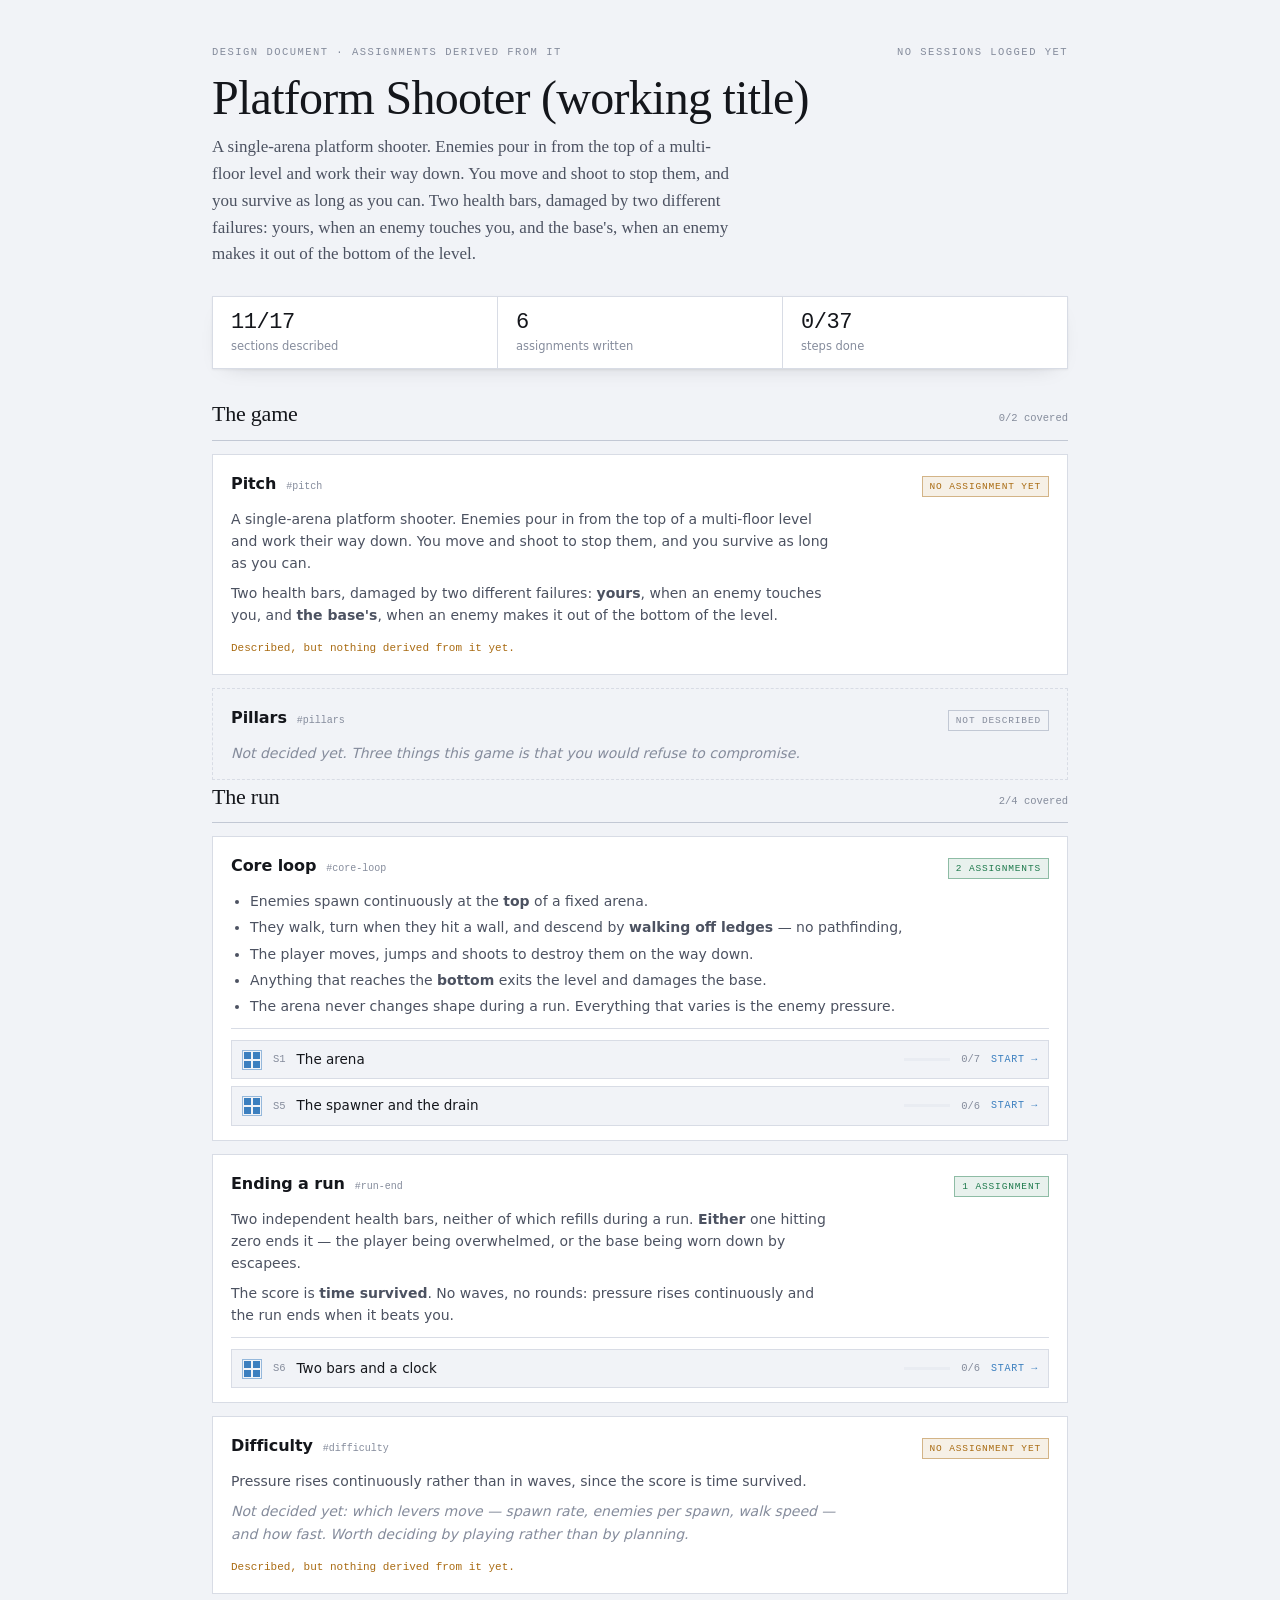
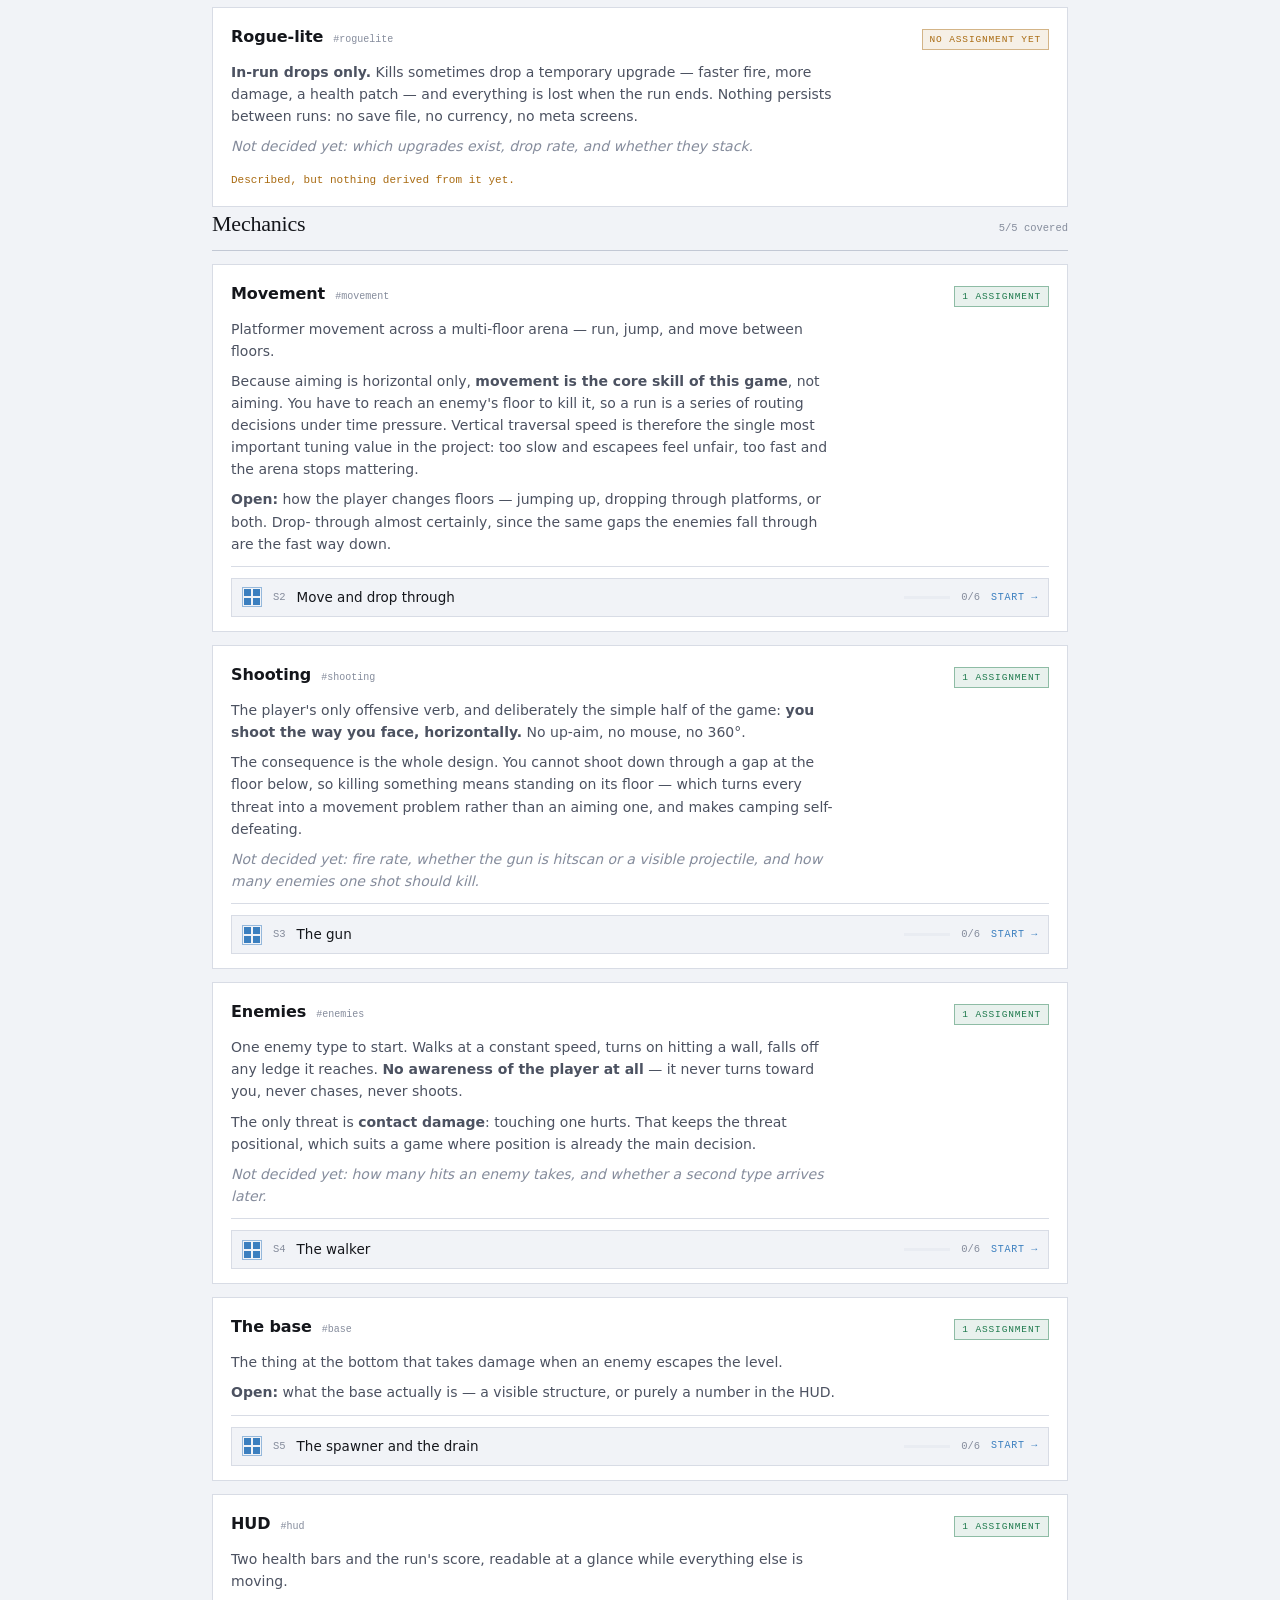
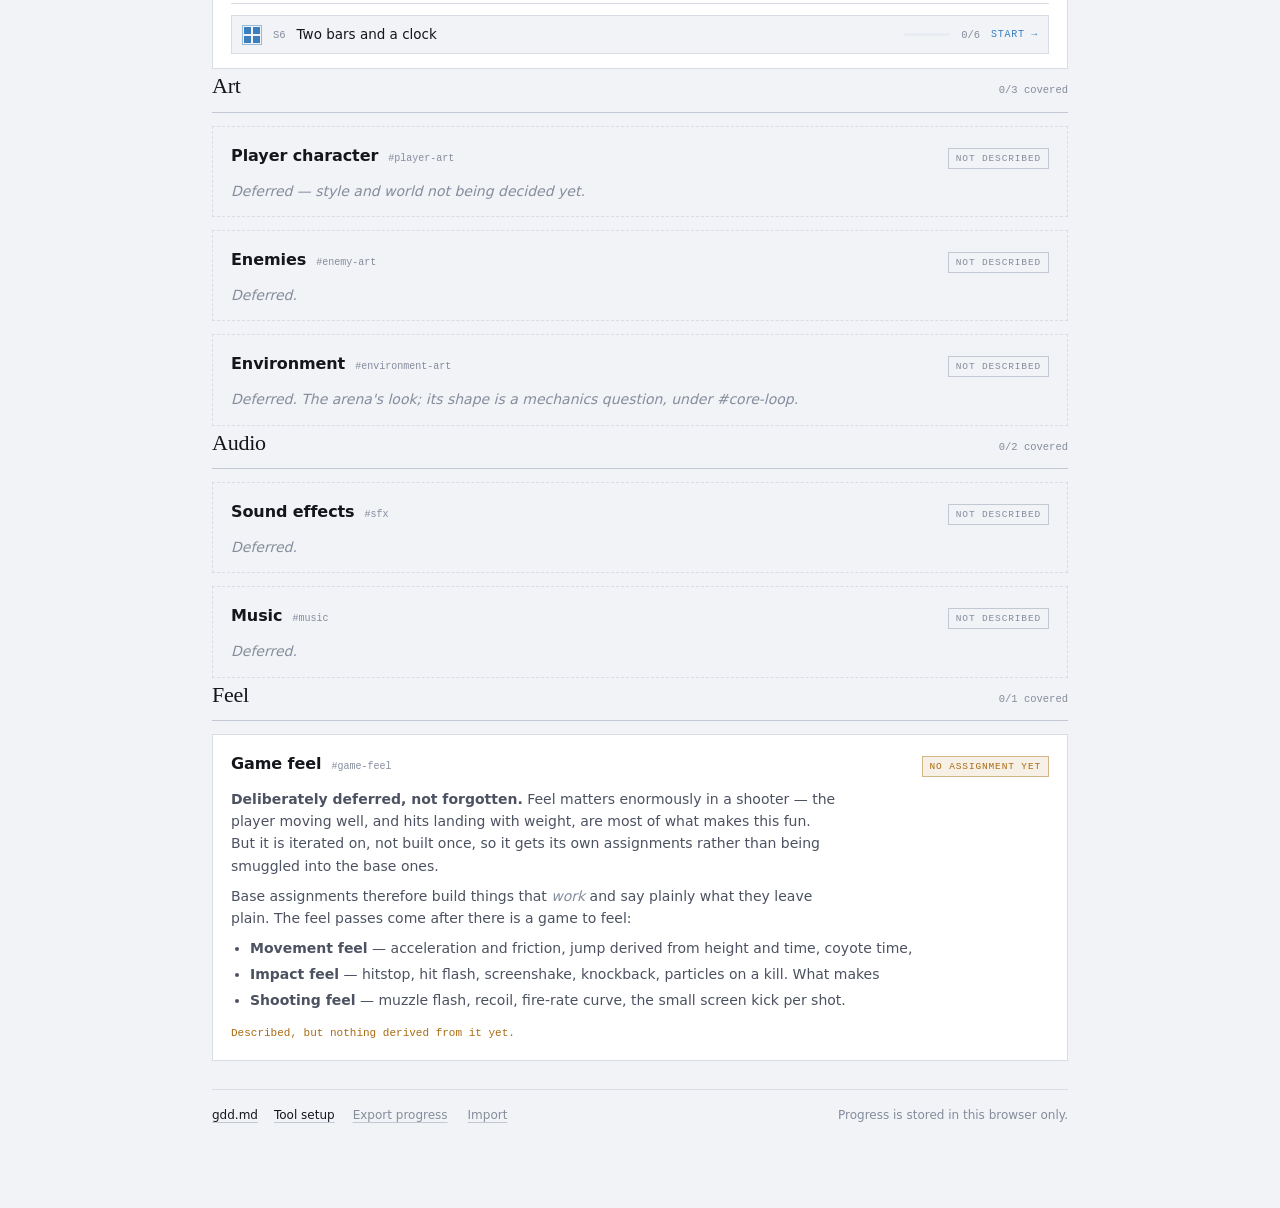
<file: index.html>
<!DOCTYPE html>
<html lang="en">
<head>
<meta charset="utf-8" />
<meta name="viewport" content="width=device-width, initial-scale=1" />
<meta name="color-scheme" content="light dark" />
<meta name="description" content="A game design document, and the assignments derived from it." />
<link rel="icon" href="data:image/svg+xml,%3Csvg xmlns='http://www.w3.org/2000/svg' viewBox='0 0 32 32'%3E%3Ctext y='26' font-size='26'%3E%F0%9F%8E%9B%EF%B8%8F%3C/text%3E%3C/svg%3E" />
<title>The Game — design document &amp; assignments</title>

<style>
  :root {
    --ground: #F1F3F7; --panel: #FFFFFF; --panel-2: #E9ECF2;
    --ink: #14161B; --ink-2: #4C5261; --ink-3: #858C9C;
    --rule: #D8DCE5; --rule-strong: #C2C8D4; --focus: #3B7FBF;
    --shadow: 0 1px 2px rgba(20,22,27,.06), 0 8px 24px -16px rgba(20,22,27,.28);
    --c-godot: #3B7FBF; --c-aseprite: #C24E7D; --c-audacity: #17877C;
    --c-fl: #7452CC; --c-shader: #A96B12; --c-done: #1F7A4D;
    --serif: "Iowan Old Style", "Charter", "Palatino Linotype", Palatino, Georgia, serif;
    --sans: "Avenir Next", "Segoe UI", system-ui, -apple-system, sans-serif;
    --mono: ui-monospace, "SF Mono", SFMono-Regular, Menlo, Consolas, monospace;
  }
  @media (prefers-color-scheme: dark) {
    :root {
      --ground: #0E1116; --panel: #161A21; --panel-2: #1E232C;
      --ink: #E7EAF0; --ink-2: #A3AAB9; --ink-3: #6D7587;
      --rule: #262C36; --rule-strong: #39414F; --focus: #79B4EA;
      --shadow: 0 1px 2px rgba(0,0,0,.4), 0 10px 30px -18px rgba(0,0,0,.9);
      --c-godot: #6FB0E8; --c-aseprite: #E886B4; --c-audacity: #45C4B6;
      --c-fl: #A98CF0; --c-shader: #E0A44E; --c-done: #4CC38A;
    }
  }
  :root[data-theme="dark"] {
    --ground: #0E1116; --panel: #161A21; --panel-2: #1E232C;
    --ink: #E7EAF0; --ink-2: #A3AAB9; --ink-3: #6D7587;
    --rule: #262C36; --rule-strong: #39414F; --focus: #79B4EA;
    --shadow: 0 1px 2px rgba(0,0,0,.4), 0 10px 30px -18px rgba(0,0,0,.9);
    --c-godot: #6FB0E8; --c-aseprite: #E886B4; --c-audacity: #45C4B6;
    --c-fl: #A98CF0; --c-shader: #E0A44E; --c-done: #4CC38A;
  }
  :root[data-theme="light"] {
    --ground: #F1F3F7; --panel: #FFFFFF; --panel-2: #E9ECF2;
    --ink: #14161B; --ink-2: #4C5261; --ink-3: #858C9C;
    --rule: #D8DCE5; --rule-strong: #C2C8D4; --focus: #3B7FBF;
    --shadow: 0 1px 2px rgba(20,22,27,.06), 0 8px 24px -16px rgba(20,22,27,.28);
    --c-godot: #3B7FBF; --c-aseprite: #C24E7D; --c-audacity: #17877C;
    --c-fl: #7452CC; --c-shader: #A96B12; --c-done: #1F7A4D;
  }

  * { box-sizing: border-box; }
  body {
    margin: 0; background: var(--ground); color: var(--ink);
    font-family: var(--sans); font-size: 15px; line-height: 1.58;
    -webkit-font-smoothing: antialiased;
  }
  .page { max-width: 900px; margin: 0 auto; padding: 44px 22px 96px; display: flex; flex-direction: column; gap: 28px; }
  h1, h2, h3 { margin: 0; text-wrap: balance; font-weight: 600; }
  p { margin: 0; }
  a { color: inherit; }
  :focus-visible { outline: 2px solid var(--focus); outline-offset: 2px; }
  .eyebrow { font-family: var(--mono); font-size: 10.5px; letter-spacing: .14em; text-transform: uppercase; color: var(--ink-3); }

  /* Masthead */
  .masthead { display: flex; flex-direction: column; gap: 12px; }
  .mast-top { display: flex; justify-content: space-between; align-items: baseline; gap: 16px; flex-wrap: wrap; }
  .masthead h1 { font-family: var(--serif); font-weight: 400; font-size: clamp(32px, 5vw, 48px); line-height: 1.03; letter-spacing: -.015em; }
  .standfirst { font-family: var(--serif); font-size: 17px; color: var(--ink-2); max-width: 62ch; }

  /* Stats */
  .stats { display: flex; background: var(--panel); border: 1px solid var(--rule); box-shadow: var(--shadow); }
  .stat { padding: 13px 18px; display: flex; flex-direction: column; gap: 1px; flex: 1; }
  .stat + .stat { border-left: 1px solid var(--rule); }
  .stat b { font-family: var(--mono); font-size: 22px; font-weight: 500; letter-spacing: -.02em; font-variant-numeric: tabular-nums; line-height: 1.15; }
  .stat span { font-size: 11.5px; color: var(--ink-3); }
  @media (max-width: 620px) {
    .stats { flex-wrap: wrap; }
    .stat { flex: 1 1 50%; }
    .stat:nth-child(3) { border-left: 0; }
    .stat:nth-child(n+3) { border-top: 1px solid var(--rule); }
  }

  /* GDD areas and features */
  .area { display: flex; flex-direction: column; gap: 13px; }
  .area-head { display: flex; align-items: baseline; gap: 12px; border-bottom: 1px solid var(--rule-strong); padding-bottom: 8px; }
  .area-head h2 { font-family: var(--serif); font-size: 22px; font-weight: 400; letter-spacing: -.01em; }
  .area-head .count { font-family: var(--mono); font-size: 10.5px; color: var(--ink-3); margin-left: auto; white-space: nowrap; }

  .feature { background: var(--panel); border: 1px solid var(--rule); padding: 16px 18px 14px; display: flex; flex-direction: column; gap: 11px; }
  .feature.undescribed { border-style: dashed; background: transparent; }
  .f-head { display: flex; align-items: baseline; gap: 10px; flex-wrap: wrap; }
  .f-head h3 { font-size: 16px; letter-spacing: -.005em; }
  .f-id { font-family: var(--mono); font-size: 10px; color: var(--ink-3); }
  .chip-state {
    font-family: var(--mono); font-size: 9.5px; letter-spacing: .09em; text-transform: uppercase;
    padding: 2px 7px; border: 1px solid; margin-left: auto; white-space: nowrap;
  }
  .chip-state.todo { color: var(--ink-3); border-color: var(--rule-strong); }
  .chip-state.gap  { color: var(--c-shader); border-color: color-mix(in srgb, var(--c-shader) 45%, transparent); background: color-mix(in srgb, var(--c-shader) 10%, transparent); }
  .chip-state.ok   { color: var(--c-done); border-color: color-mix(in srgb, var(--c-done) 45%, transparent); background: color-mix(in srgb, var(--c-done) 10%, transparent); }

  .prose { display: flex; flex-direction: column; gap: 8px; font-size: 14px; color: var(--ink-2); }
  .prose p { max-width: 68ch; }
  .prose em { color: var(--ink-3); }
  .prose ul { margin: 0; padding-left: 19px; display: flex; flex-direction: column; gap: 4px; }
  .prose code { font-family: var(--mono); font-size: 12.3px; background: var(--panel-2); padding: 1px 4px; color: var(--ink); }
  .prose blockquote { margin: 0; padding: 10px 14px; border-left: 3px solid var(--rule-strong); color: var(--ink-3); font-size: 13.5px; background: var(--panel-2); }
  .prose a { color: var(--ink); text-decoration-color: var(--rule-strong); text-underline-offset: 3px; }

  /* Assignments */
  .assigns { display: flex; flex-direction: column; gap: 7px; border-top: 1px solid var(--rule); padding-top: 11px; }
  a.assign {
    display: flex; align-items: center; gap: 11px; text-decoration: none;
    padding: 8px 10px; border: 1px solid var(--rule); background: var(--ground);
    transition: border-color .15s ease, transform .1s ease;
  }
  a.assign:hover { border-color: var(--tint); transform: translateX(2px); }
  .a-mark { flex: none; width: 20px; height: 20px; padding: 1px; display: grid; grid-template-columns: 1fr 1fr; grid-template-rows: 1fr 1fr; gap: 2px; border: 1px solid color-mix(in srgb, var(--tint) 50%, transparent); }
  .a-mark i { background: var(--px); }
  .a-id { font-family: var(--mono); font-size: 10.5px; color: var(--ink-3); flex: none; }
  .a-title { font-size: 13.5px; color: var(--ink); flex: 1; min-width: 0; }
  .a-prog { font-family: var(--mono); font-size: 10.5px; color: var(--ink-3); font-variant-numeric: tabular-nums; white-space: nowrap; }
  .a-open { font-family: var(--mono); font-size: 10px; letter-spacing: .07em; text-transform: uppercase; color: var(--tint); white-space: nowrap; }
  .a-bar { flex: none; width: 46px; height: 3px; background: var(--panel-2); position: relative; }
  .a-bar i { position: absolute; inset: 0 auto 0 0; background: var(--tint); display: block; }
  @media (max-width: 620px) { .a-bar, .a-prog { display: none; } }

  .none { font-family: var(--mono); font-size: 11px; color: var(--ink-3); padding: 3px 0; }
  .none b { color: var(--c-shader); font-weight: 400; }

  /* Footer */
  footer { border-top: 1px solid var(--rule); padding-top: 16px; display: flex; justify-content: space-between; gap: 14px 20px; flex-wrap: wrap; font-size: 12px; color: var(--ink-3); align-items: center; }
  footer .links { display: flex; gap: 16px; flex-wrap: wrap; align-items: center; }
  footer a { color: var(--ink); text-decoration-color: var(--rule-strong); text-underline-offset: 3px; }
  .linkbtn { background: none; border: 0; padding: 2px; font-family: var(--sans); font-size: 12px; color: var(--ink-3); cursor: pointer; text-decoration: underline; text-underline-offset: 3px; text-decoration-color: var(--rule-strong); }
  .linkbtn:hover { color: var(--ink); }

  .loading, .failed { font-family: var(--serif); font-size: 16px; color: var(--ink-3); padding: 30px 0; }
  .failed code { font-family: var(--mono); font-size: 12.5px; background: var(--panel-2); padding: 1px 5px; }
  @media (prefers-reduced-motion: reduce) { * { transition: none !important; } }
</style>
</head>

<body>

<div class="page">

  <header class="masthead">
    <div class="mast-top">
      <span class="eyebrow">Design document · assignments derived from it</span>
      <span class="eyebrow" id="lastSession">—</span>
    </div>
    <h1 id="gameTitle">…</h1>
    <p class="standfirst" id="gamePitch"></p>
  </header>

  <section class="stats" aria-label="Coverage">
    <div class="stat"><b id="statDescribed">0/0</b><span>sections described</span></div>
    <div class="stat"><b id="statAssign">0</b><span>assignments written</span></div>
    <div class="stat"><b id="statSteps">0/0</b><span>steps done</span></div>
  </section>

  <div id="doc"><p class="loading">Reading the design document…</p></div>

  <footer>
    <div class="links">
      <a href="gdd.md">gdd.md</a>
      <a href="setup.html">Tool setup</a>
      <button type="button" class="linkbtn" id="btnExport">Export progress</button>
      <button type="button" class="linkbtn" id="btnImport">Import</button>
      <input type="file" id="fileInput" accept="application/json" hidden />
    </div>
    <span>Progress is stored in this browser only.</span>
  </footer>

</div>

<script>
(() => {
  "use strict";

  const TOOLS = {
    godot:    { name: "Godot 4",   varName: "--c-godot" },
    aseprite: { name: "Aseprite",  varName: "--c-aseprite" },
    audacity: { name: "Audacity",  varName: "--c-audacity" },
    fl:       { name: "FL Studio", varName: "--c-fl" },
    shader:   { name: "Shaders",   varName: "--c-shader" }
  };

  // Assignments. `gdd` lists the design-document section ids each one serves —
  // that is what places it on this page, and what makes a gap visible when a
  // section has none.
  // Assignments. `gdd` lists the design-document section ids each one serves —
  // that is what places it on this page, and what makes a gap visible when a
  // section has none.
  const ASSIGNMENTS = [
    { id: "S1", t: "The arena", time: "60–90 min", tools: ["godot"],
      gdd: ["core-loop"], guide: "guides/s1-the-arena.html", steps: 7,
      blurb: "The fixed multi-floor level: tileset, collision, one-way floors, and gaps placed as the difficulty knob." },

    { id: "S2", t: "Move and drop through", time: "45–75 min", tools: ["godot"],
      gdd: ["movement"], guide: "guides/s2-move-and-drop.html", steps: 6,
      blurb: "Run, jump and drop through floors — plus timing the arena, since traversal speed is what the game balances against." },

    { id: "S3", t: "The gun", time: "45–75 min", tools: ["godot"],
      gdd: ["shooting"], guide: "guides/s3-the-gun.html", steps: 6,
      blurb: "Bullets that fly the way you face, stop at walls, damage what they hit, and free themselves." },

    { id: "S4", t: "The walker", time: "45–75 min", tools: ["godot"],
      gdd: ["enemies"], guide: "guides/s4-the-walker.html", steps: 6,
      blurb: "The only enemy: walks, turns at walls, falls off every ledge — and deliberately has no ledge check at all." },

    { id: "S5", t: "The spawner and the drain", time: "60–90 min", tools: ["godot"],
      gdd: ["core-loop", "base"], guide: "guides/s5-spawner-and-drain.html", steps: 6,
      blurb: "Enemies in at the top on a shrinking interval, out at the bottom taking a bite from the base. The run starts running itself." },

    { id: "S6", t: "Two bars and a clock", time: "60–90 min", tools: ["godot"],
      gdd: ["hud", "run-end"], guide: "guides/s6-two-bars-and-a-clock.html", steps: 6,
      blurb: "Both health bars, contact damage with invulnerability frames, the survival clock, and a run that ends and restarts." }
  ];

  /* ── Progress state ──────────────────────────────────────── */

  const KEY = "gamedev-sketchbook-v1";
  const blank = () => ({ sketches: {}, steps: {}, updated: null });
  let state = blank();
  try {
    const raw = localStorage.getItem(KEY);
    if (raw) {
      const p = JSON.parse(raw);
      state = { sketches: p.sketches || p.etudes || {}, steps: p.steps || {}, updated: p.updated || null };
    }
  } catch (e) { state = blank(); }

  const toolVar = t => "var(" + (TOOLS[t] ? TOOLS[t].varName : "--c-godot") + ")";
  const stemOf = g => g.replace(/^.*\//, "").replace(/\.html$/, "");

  function stepsDone(a) {
    try {
      const raw = localStorage.getItem("gamedev-guide-" + stemOf(a.guide) + "-v1");
      return raw ? Math.min(JSON.parse(raw).length, a.steps) : 0;
    } catch (e) { return 0; }
  }

  /* ── Minimal markdown, enough for a design document ──────── */

  const esc = s => s.replace(/&/g, "&amp;").replace(/</g, "&lt;").replace(/>/g, "&gt;");

  function inline(s) {
    return esc(s)
      .replace(/`([^`]+)`/g, "<code>$1</code>")
      .replace(/\*\*([^*]+)\*\*/g, "<strong>$1</strong>")
      .replace(/\*([^*]+)\*/g, "<em>$1</em>")
      .replace(/\[([^\]]+)\]\(([^)\s]+)\)/g, '<a href="$2" target="_blank" rel="noopener noreferrer">$1</a>');
  }

  function blocks(md) {
    const out = [];
    for (const chunk of md.split(/\n{2,}/)) {
      const t = chunk.trim();
      if (!t) continue;
      if (/^>/.test(t)) {
        out.push("<blockquote>" + inline(t.replace(/^>\s?/gm, "")).replace(/\n/g, "<br />") + "</blockquote>");
      } else if (/^[-*]\s/m.test(t)) {
        const items = t.split("\n").filter(l => /^[-*]\s/.test(l)).map(l => l.replace(/^[-*]\s+/, "").trim()).filter(Boolean);
        if (items.length) out.push("<ul>" + items.map(i => "<li>" + inline(i) + "</li>").join("") + "</ul>");
      } else {
        out.push("<p>" + inline(t).replace(/\n/g, " ") + "</p>");
      }
    }
    return out.join("");
  }

  const slug = s => s.toLowerCase().replace(/[^a-z0-9]+/g, "-").replace(/^-|-$/g, "");

  function heading(raw) {
    const m = /\{#([a-z0-9-]+)\}\s*$/i.exec(raw);
    const title = raw.replace(/\{#[a-z0-9-]+\}\s*$/i, "").trim();
    return { title, id: m ? m[1] : slug(title) };
  }

  // A section counts as "described" once there is prose that isn't an italic
  // prompt, an instruction block, or an empty bullet.
  function described(body) {
    return body
      .replace(/^>.*$/gm, "")
      .replace(/\*[^*]*\*/g, "")
      .replace(/^[-*]\s*$/gm, "")
      .trim().length > 0;
  }

  function parseGDD(md) {
    const doc = { title: "Untitled Game", intro: "", areas: [] };
    let area = null, feature = null, buf = [];

    const flush = () => {
      const text = buf.join("\n").trim();
      buf = [];
      if (!text) return;
      if (feature) feature.body += (feature.body ? "\n\n" : "") + text;
      else if (area) area.body += (area.body ? "\n\n" : "") + text;
      else doc.intro += (doc.intro ? "\n\n" : "") + text;
    };

    for (const line of md.split("\n")) {
      let m;
      if ((m = /^###\s+(.*)$/.exec(line))) {
        flush();
        if (!area) { area = { title: "", id: "", body: "", features: [] }; doc.areas.push(area); }
        feature = Object.assign(heading(m[1]), { body: "" });
        area.features.push(feature);
      } else if ((m = /^##\s+(.*)$/.exec(line))) {
        flush(); feature = null;
        area = Object.assign(heading(m[1]), { body: "", features: [] });
        doc.areas.push(area);
      } else if ((m = /^#\s+(.*)$/.exec(line))) {
        flush(); doc.title = m[1].trim();
      } else {
        buf.push(line);
      }
    }
    flush();
    return doc;
  }

  /* ── Render ──────────────────────────────────────────────── */

  const docEl = document.getElementById("doc");

  function assignmentRow(a) {
    const el = document.createElement("a");
    el.className = "assign";
    el.href = a.guide;
    el.style.setProperty("--tint", toolVar(a.tools[0]));

    const mark = document.createElement("span");
    mark.className = "a-mark";
    for (let i = 0; i < 4; i++) {
      const c = document.createElement("i");
      c.style.setProperty("--px", toolVar(a.tools[i % a.tools.length]));
      mark.appendChild(c);
    }

    const done = stepsDone(a);
    const reps = (state.sketches[a.id] || {}).reps || 0;

    const id = document.createElement("span"); id.className = "a-id"; id.textContent = a.id;
    const title = document.createElement("span"); title.className = "a-title"; title.textContent = a.t;
    const bar = document.createElement("span"); bar.className = "a-bar";
    const fill = document.createElement("i"); fill.style.width = (a.steps ? (done / a.steps) * 100 : 0) + "%";
    bar.appendChild(fill);
    const prog = document.createElement("span"); prog.className = "a-prog"; prog.textContent = done + "/" + a.steps;
    const open = document.createElement("span"); open.className = "a-open";
    open.textContent = reps > 0 ? "×" + reps + " →" : done === 0 ? "start →" : done >= a.steps ? "finish →" : "continue →";

    el.append(mark, id, title, bar, prog, open);
    el.title = a.blurb;
    return el;
  }

  function render(doc) {
    docEl.innerHTML = "";
    document.getElementById("gameTitle").textContent = doc.title;

    const used = new Set();
    let described_n = 0, total_n = 0;

    doc.areas.forEach(area => {
      const sec = document.createElement("section");
      sec.className = "area";

      const head = document.createElement("div");
      head.className = "area-head";
      head.innerHTML = '<h2>' + esc(area.title) + '</h2>';
      const count = document.createElement("span");
      count.className = "count";
      head.appendChild(count);
      sec.appendChild(head);

      if (area.body.trim()) {
        const intro = document.createElement("div");
        intro.className = "prose";
        intro.innerHTML = blocks(area.body);
        sec.appendChild(intro);
      }

      let areaAssigned = 0;

      area.features.forEach(f => {
        total_n++;
        const isDescribed = described(f.body);
        if (isDescribed) described_n++;

        const mine = ASSIGNMENTS.filter(a => (a.gdd || []).includes(f.id));
        mine.forEach(a => used.add(a.id));
        if (mine.length) areaAssigned++;

        const card = document.createElement("div");
        card.className = "feature" + (isDescribed ? "" : " undescribed");
        card.id = "s-" + f.id;

        const fh = document.createElement("div");
        fh.className = "f-head";
        fh.innerHTML = '<h3>' + esc(f.title) + '</h3><span class="f-id">#' + esc(f.id) + '</span>';
        const chip = document.createElement("span");
        chip.className = "chip-state " + (!isDescribed ? "todo" : mine.length ? "ok" : "gap");
        chip.textContent = !isDescribed ? "not described" : mine.length ? mine.length + " assignment" + (mine.length > 1 ? "s" : "") : "no assignment yet";
        fh.appendChild(chip);
        card.appendChild(fh);

        if (f.body.trim()) {
          const body = document.createElement("div");
          body.className = "prose";
          body.innerHTML = blocks(f.body);
          card.appendChild(body);
        }

        if (mine.length) {
          const wrap = document.createElement("div");
          wrap.className = "assigns";
          mine.forEach(a => wrap.appendChild(assignmentRow(a)));
          card.appendChild(wrap);
        } else if (isDescribed) {
          const none = document.createElement("p");
          none.className = "none";
          none.innerHTML = '<b>Described, but nothing derived from it yet.</b>';
          card.appendChild(none);
        }

        sec.appendChild(card);
      });

      count.textContent = area.features.length
        ? areaAssigned + "/" + area.features.length + " covered"
        : "";
      docEl.appendChild(sec);
    });

    // Anything not pointing at a section still deserves to be reachable.
    const orphans = ASSIGNMENTS.filter(a => !used.has(a.id));
    if (orphans.length) {
      const sec = document.createElement("section");
      sec.className = "area";
      sec.innerHTML = '<div class="area-head"><h2>Not tied to the document</h2>' +
        '<span class="count">' + orphans.length + '</span></div>';
      const card = document.createElement("div");
      card.className = "feature";
      const wrap = document.createElement("div");
      wrap.className = "assigns";
      wrap.style.borderTop = "0";
      wrap.style.paddingTop = "0";
      orphans.forEach(a => wrap.appendChild(assignmentRow(a)));
      card.appendChild(wrap);
      sec.appendChild(card);
      docEl.appendChild(sec);
    }

    // Stats
    const totalSteps = ASSIGNMENTS.reduce((s, a) => s + a.steps, 0);
    const doneSteps = ASSIGNMENTS.reduce((s, a) => s + stepsDone(a), 0);
    document.getElementById("statDescribed").textContent = described_n + "/" + total_n;
    document.getElementById("statAssign").textContent = String(ASSIGNMENTS.length);
    document.getElementById("statSteps").textContent = doneSteps + "/" + totalSteps;

    const pitch = doc.areas.flatMap(a => a.features).find(f => f.id === "pitch");
    const pitchEl = document.getElementById("gamePitch");
    if (pitch && described(pitch.body)) {
      pitchEl.textContent = pitch.body.replace(/\*[^*]*\*/g, "").replace(/\s+/g, " ").trim();
    } else {
      pitchEl.textContent = "No pitch written yet — open gdd.md and describe the game, then ask for assignments.";
    }

    const stamps = ASSIGNMENTS.map(a => (state.sketches[a.id] || {}).last).filter(Boolean).sort();
    const latest = stamps[stamps.length - 1];
    document.getElementById("lastSession").textContent = latest
      ? "Last session · " + new Date(latest).toLocaleDateString(undefined, { day: "numeric", month: "short" })
      : "No sessions logged yet";
  }

  /* ── Load ────────────────────────────────────────────────── */

  fetch("gdd.md", { cache: "no-cache" })
    .then(r => { if (!r.ok) throw new Error("HTTP " + r.status); return r.text(); })
    .then(md => render(parseGDD(md)))
    .catch(err => {
      docEl.innerHTML = '<p class="failed">Could not read <code>gdd.md</code> (' + esc(String(err.message)) +
        ').<br />This page reads the document over HTTP, so it needs to be served — ' +
        'open it from the published URL rather than as a local file.</p>';
    });

  /* ── Export / import ─────────────────────────────────────── */

  document.getElementById("btnExport").addEventListener("click", () => {
    const bundle = Object.assign({}, state, { guides: {} });
    ASSIGNMENTS.forEach(a => {
      try {
        const raw = localStorage.getItem("gamedev-guide-" + stemOf(a.guide) + "-v1");
        if (raw) bundle.guides[stemOf(a.guide)] = JSON.parse(raw);
      } catch (e) { /* skip */ }
    });
    const blob = new Blob([JSON.stringify(bundle, null, 2)], { type: "application/json" });
    const el = document.createElement("a");
    el.href = URL.createObjectURL(blob);
    el.download = "gamedev-progress.json";
    el.click();
    URL.revokeObjectURL(el.href);
  });

  const fileInput = document.getElementById("fileInput");
  document.getElementById("btnImport").addEventListener("click", () => fileInput.click());
  fileInput.addEventListener("change", () => {
    const f = fileInput.files[0];
    if (!f) return;
    const reader = new FileReader();
    reader.onload = () => {
      try {
        const parsed = JSON.parse(reader.result);
        state = { sketches: parsed.sketches || parsed.etudes || {}, steps: parsed.steps || {}, updated: parsed.updated || null };
        Object.entries(parsed.guides || {}).forEach(([stem, steps]) => {
          localStorage.setItem("gamedev-guide-" + stem + "-v1", JSON.stringify(steps));
        });
        state.updated = new Date().toISOString();
        localStorage.setItem(KEY, JSON.stringify(state));
        location.reload();
      } catch (e) {
        alert("That file isn't a progress export — expected JSON with a \"sketches\" key.");
      }
    };
    reader.readAsText(f);
    fileInput.value = "";
  });
})();
</script>
</body>
</html>
</file>
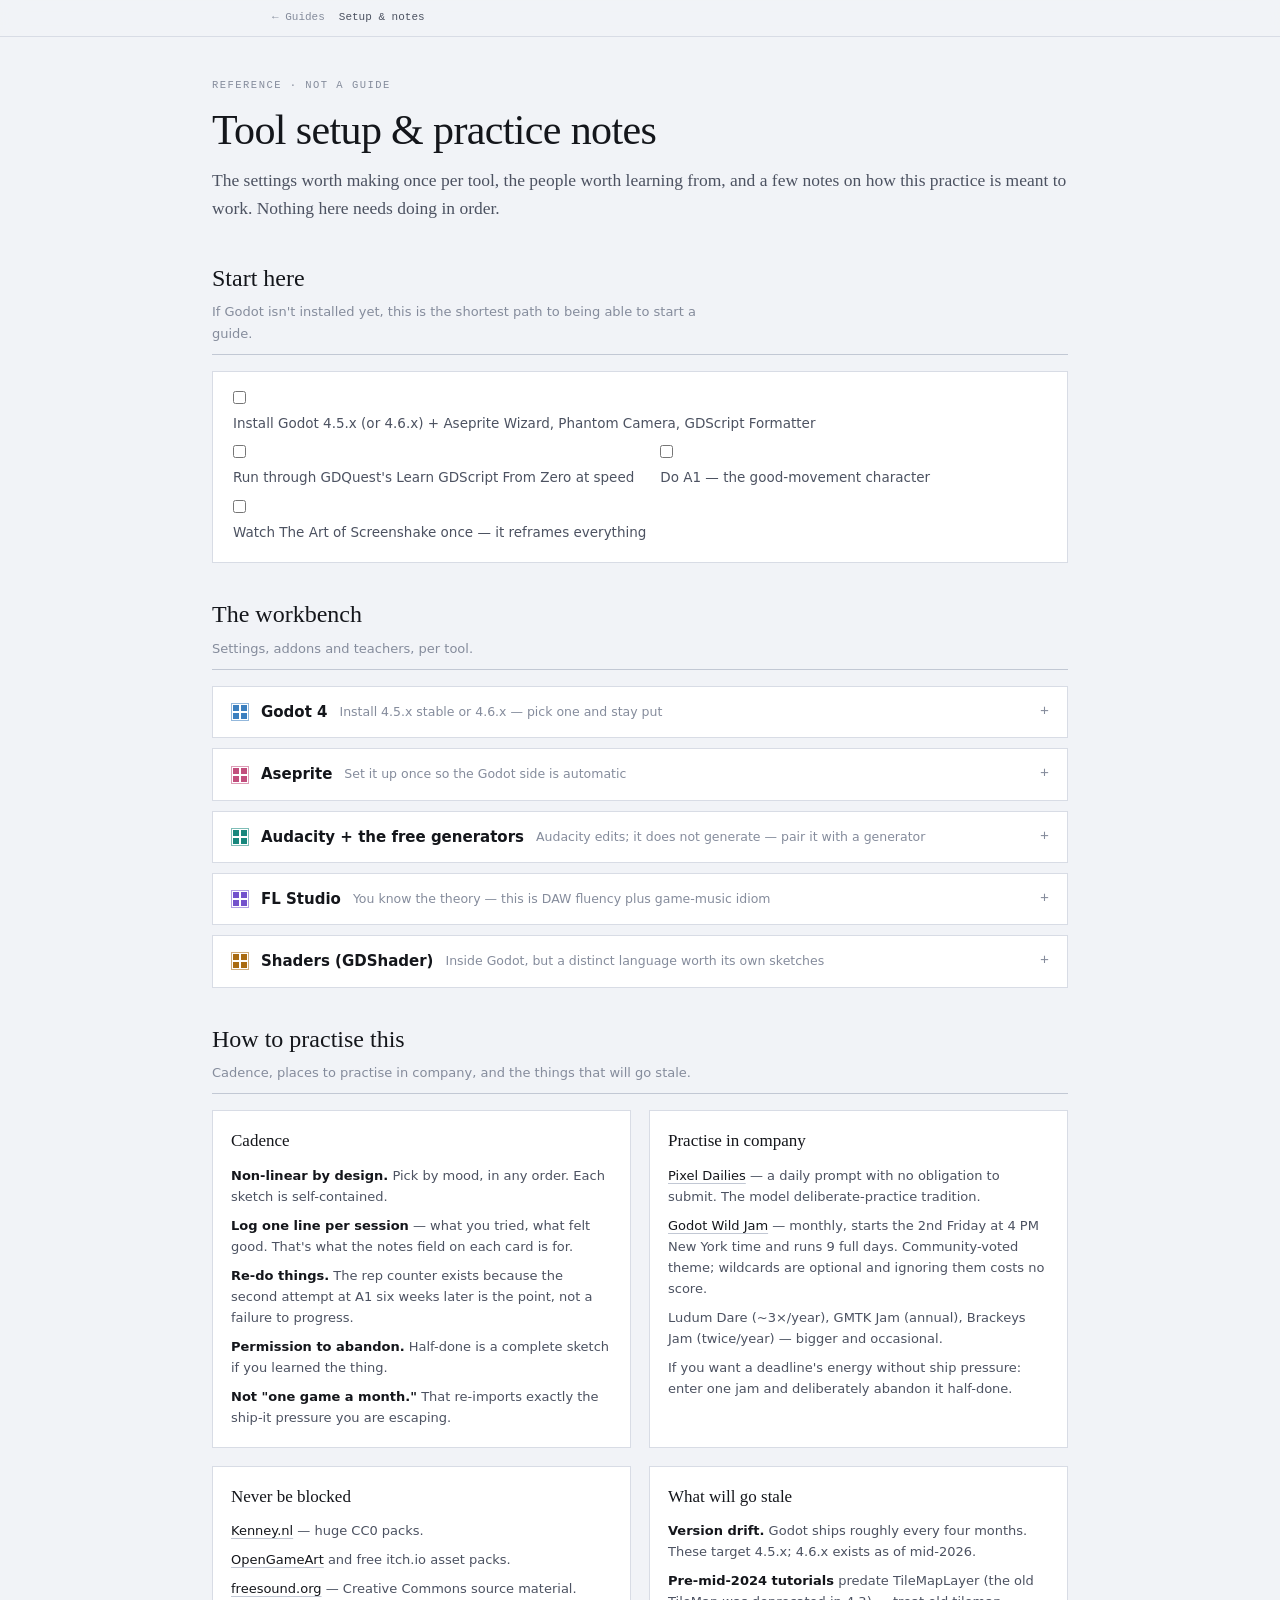
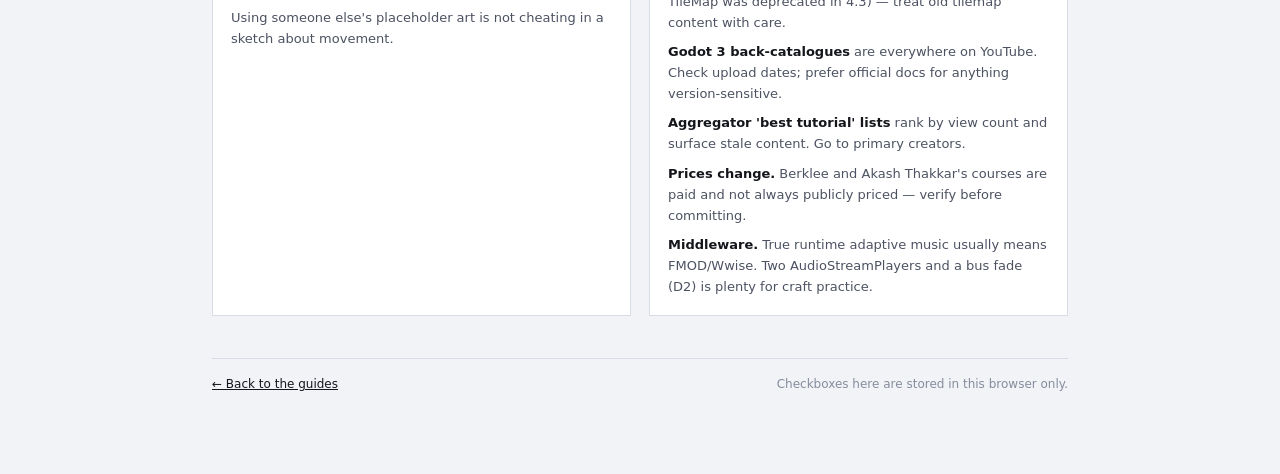
<file: setup.html>
<!DOCTYPE html>
<html lang="en">
<head>
<meta charset="utf-8" />
<meta name="viewport" content="width=device-width, initial-scale=1" />
<meta name="color-scheme" content="light dark" />
<meta name="description" content="Per-tool setup for Godot, Aseprite, Audacity and FL Studio, plus notes on how to practise." />
<link rel="icon" href="data:image/svg+xml,%3Csvg xmlns='http://www.w3.org/2000/svg' viewBox='0 0 32 32'%3E%3Ctext y='26' font-size='26'%3E%F0%9F%8E%9B%EF%B8%8F%3C/text%3E%3C/svg%3E" />
<link rel="stylesheet" href="assets/guide.css" />
<title>Tool setup &amp; practice notes — The Gamedev Sketchbook</title>
<style>
  .wrap { max-width: 900px; }
  header.head { padding-bottom: 10px; }
  section.pad { padding: 26px 0 6px; display: flex; flex-direction: column; gap: 16px; }
  /* ── Start here ───────────────────────────────────────────── */
  .starthere {
    background: var(--panel);
    border: 1px solid var(--rule);
    padding: 16px 20px 18px;
    display: flex; flex-direction: column; gap: 12px;
  }
  .starthere-list { display: flex; flex-wrap: wrap; gap: 8px 26px; }
  .step {
    display: flex; align-items: flex-start; gap: 9px;
    font-size: 13.5px; color: var(--ink-2);
    cursor: pointer;
  }
  .step input { margin: 3px 0 0; accent-color: var(--focus); }
  .step[data-checked="1"] { color: var(--ink-3); text-decoration: line-through; text-decoration-color: var(--rule-strong); }
  /* ── Workbench ────────────────────────────────────────────── */
  .section-head { display: flex; flex-direction: column; gap: 4px; border-bottom: 1px solid var(--rule-strong); padding-bottom: 10px; }
  .section-head h2 { font-family: var(--serif); font-size: 24px; font-weight: 400; }
  .section-head p { font-size: 13px; color: var(--ink-3); max-width: 60ch; }

  .bench { display: flex; flex-direction: column; gap: 10px; }

  details.tool {
    background: var(--panel);
    border: 1px solid var(--rule);
  }
  details.tool[hidden] { display: none; }
  details.tool > summary {
    list-style: none; cursor: pointer;
    padding: 13px 18px;
    display: flex; align-items: center; gap: 12px; flex-wrap: wrap;
  }
  .bench-sw {
    flex: none; width: 18px; height: 18px; padding: 1px;
    display: grid; grid-template-columns: 1fr 1fr; grid-template-rows: 1fr 1fr; gap: 2px;
    border: 1px solid color-mix(in srgb, var(--tint) 55%, transparent);
  }
  .bench-sw i { background: var(--tint); }
  details.tool > summary::-webkit-details-marker { display: none; }
  details.tool > summary::after {
    content: "+"; margin-left: auto;
    font-family: var(--mono); font-size: 15px; color: var(--ink-3);
  }
  details.tool[open] > summary::after { content: "–"; }
  details.tool > summary h3 { font-size: 15px; }
  details.tool > summary .sub { font-size: 12.5px; color: var(--ink-3); }

  .tool-body {
    padding: 16px 18px 20px;
    display: grid; grid-template-columns: repeat(auto-fit, minmax(250px, 1fr)); gap: 22px;
    border-top: 1px solid var(--rule);
  }
  .block { display: flex; flex-direction: column; gap: 8px; }
  .block h4 {
    margin: 0; font-family: var(--mono); font-size: 10.5px; letter-spacing: .12em;
    text-transform: uppercase; color: var(--ink-3); font-weight: 400;
  }
  .block ul { margin: 0; padding: 0; list-style: none; display: flex; flex-direction: column; gap: 7px; }
  .block li { font-size: 13px; color: var(--ink-2); display: flex; gap: 8px; }
  .block li::before { content: "▪"; color: var(--tint); flex: none; font-size: 10px; line-height: 1.7; }
  .block li b { color: var(--ink); font-weight: 600; }
  .block li code {
    font-family: var(--mono); font-size: 11.5px;
    background: var(--panel-2); padding: 1px 4px; color: var(--ink);
  }
  .block a { color: var(--ink); text-decoration-color: var(--rule-strong); text-underline-offset: 3px; }
  .block a:hover { text-decoration-color: currentColor; }
  /* ── Practice / caveats ───────────────────────────────────── */
  .notes-grid { display: grid; grid-template-columns: repeat(auto-fit, minmax(280px, 1fr)); gap: 18px; }
  .note-card {
    background: var(--panel); border: 1px solid var(--rule);
    padding: 16px 18px 18px; display: flex; flex-direction: column; gap: 10px;
  }
  .note-card h3 { font-family: var(--serif); font-size: 17px; font-weight: 400; }
  .note-card ul { margin: 0; padding-left: 0; list-style: none; display: flex; flex-direction: column; gap: 8px; }
  .note-card li { font-size: 13px; color: var(--ink-2); }
  .note-card li b { color: var(--ink); font-weight: 600; }
  .note-card a { color: var(--ink); text-decoration-color: var(--rule-strong); text-underline-offset: 3px; }
  .starthere { border: 1px solid var(--rule); background: var(--panel); }
  details.tool { --tint: var(--c-godot); }
</style>
</head>

<body data-guide="setup" data-sketch="">

<div class="rail">
  <div class="rail-inner">
    <a class="back" href="./">← Guides</a>
    <span class="pct">Setup &amp; notes</span>
  </div>
</div>

<div class="wrap">

  <header class="head">
    <span class="eyebrow">Reference · not a guide</span>
    <h1>Tool setup &amp; practice notes</h1>
    <p class="standfirst">The settings worth making once per tool, the people worth learning from,
      and a few notes on how this practice is meant to work. Nothing here needs doing in order.</p>
  </header>

  <section class="pad">
    <div class="section-head">
      <h2>Start here</h2>
      <p>If Godot isn't installed yet, this is the shortest path to being able to start a guide.</p>
    </div>
    <div class="starthere">
      <div class="starthere-list" id="startList"></div>
    </div>
  </section>

  <section class="pad">
    <div class="section-head">
      <h2>The workbench</h2>
      <p>Settings, addons and teachers, per tool.</p>
    </div>
    <div class="bench" id="benchList"></div>
  </section>

  <section class="pad">
    <div class="section-head">
      <h2>How to practise this</h2>
      <p>Cadence, places to practise in company, and the things that will go stale.</p>
    </div>
    <div class="notes-grid" id="practiceGrid"></div>
  </section>

  <footer style="border-top:1px solid var(--rule); margin:36px 0 80px; padding-top:16px; display:flex; gap:16px; flex-wrap:wrap; justify-content:space-between; font-size:12px; color:var(--ink-3);">
    <span><a href="./" style="color:var(--ink)">← Back to the guides</a></span>
    <span>Checkboxes here are stored in this browser only.</span>
  </footer>

</div>

<script>
(() => {
  "use strict";

const TOOLS = {
    godot:    { name: "Godot 4",   sub: "engine, GDScript, scene tree", varName: "--c-godot" },
    aseprite: { name: "Aseprite",  sub: "pixel art and animation",      varName: "--c-aseprite" },
    audacity: { name: "Audacity",  sub: "SFX editing + free generators", varName: "--c-audacity" },
    fl:       { name: "FL Studio", sub: "game music and chiptune",      varName: "--c-fl" },
    shader:   { name: "Shaders",   sub: "GDShader — lives inside Godot", varName: "--c-shader" }
  };

const START_STEPS = [
    { id: "s1", label: "Install Godot 4.5.x (or 4.6.x) + Aseprite Wizard, Phantom Camera, GDScript Formatter" },
    { id: "s2", label: "Run through GDQuest's Learn GDScript From Zero at speed" },
    { id: "s3", label: "Do A1 — the good-movement character" },
    { id: "s4", label: "Watch The Art of Screenshake once — it reframes everything" }
  ];

const BENCH = [
    {
      tool: "godot",
      title: "Godot 4",
      sub: "Install 4.5.x stable or 4.6.x — pick one and stay put",
      blocks: [
        { h: "Settings to make once", items: [
          "Standard build, not .NET, unless you specifically want C#.",
          "<b>Editor Settings → Aseprite</b>: point at your Aseprite executable so the importer works.",
          "<b>Project Settings → Input Map</b>: never hardcode keys, not even in a throwaway sketch.",
          "<b>Project Settings → Autoload</b>: for things that must outlive scene changes — score, save data, audio manager, event bus.",
          "Audio buses: Master / Music / SFX, with a Compressor on Music if you want ducking."
        ]},
        { h: "Addons", items: [
          '<a href="https://github.com/viniciusgerevini/godot-aseprite-wizard">Aseprite Wizard</a> — imports .aseprite directly; tags become animations, slices and tilesets come across. The one that matters most here.',
          '<a href="https://github.com/ramokz/phantom-camera">Phantom Camera</a> — Cinemachine-style virtual cameras; makes follow, smoothing and framing trivial.',
          '<a href="https://godotengine.org/asset-library/asset?filter=GDScript+Formatter">GDScript Formatter</a> — in-editor formatting (Asset Library search).',
          '<a href="https://github.com/bitbrain/beehave">Beehave</a> — behaviour trees with a visual runtime debugger, if you get to AI.',
          '<a href="https://github.com/nathanhoad/godot_dialogue_manager">Dialogue Manager</a> — stateless branching dialogue.',
          '<a href="https://github.com/Portponky/better-terrain">Better Terrain</a> — install this the moment built-in terrain painting frustrates you.'
        ]},
        { h: "Idioms worth internalising", items: [
          "<b>Scenes, not ECS.</b> Composition via scenes-as-prefabs. Don't hand-roll an entity system to fight it.",
          "<b>Signals are first-class.</b> Buttons, collisions, timers, decoupling. An autoload holding nothing but signals is the idiomatic event bus.",
          "<b>Resources (.tres) as data.</b> Custom Resource classes for stats, items and tuning tables — designer-facing and serialisable.",
          "<code>@export</code> every tuning knob so you can feel changes without recompiling.",
          "<code>_process</code> for visuals and input polling, <code>_physics_process</code> for movement. Mixing them up is what jitter is.",
          "<b>AnimationPlayer</b> for authored sequences (its tracks can call methods and emit signals); <b>AnimationTree</b> for blending and state.",
          "<b>TileMapLayer</b> — one node per layer since 4.3; terrain sets and peering bits for autotiling.",
          "<code>@tool</code> scripts run in the editor when you want live preview."
        ]},
        { h: "Teachers", items: [
          '<a href="https://docs.godotengine.org/">Official docs</a> — "Your first 2D game" plus the class reference. Always current.',
          '<a href="https://www.gdquest.com/library/learn_gdscript_from_zero/">GDQuest — Learn GDScript From Zero</a> — free, in-browser, an hour or two at your level.',
          '<a href="https://school.gdquest.com/">GDQuest school &amp; library</a> — current Godot 4 path.',
          '<a href="https://www.youtube.com/results?search_query=Clear+Code+ultimate+introduction+to+Godot+4">Clear Code — The ultimate introduction to Godot 4</a> (~11 h, free).',
          '<a href="https://www.youtube.com/results?search_query=Brackeys+godot+beginner+tutorial">Brackeys — Godot beginner series</a>, and DevWorm for focused 2024–25 topics.',
          "Check upload dates. HeartBeast, KidsCanCode and BornCG have deep Godot 3 back-catalogues."
        ]}
      ]
    },
    {
      tool: "aseprite",
      title: "Aseprite",
      sub: "Set it up once so the Godot side is automatic",
      blocks: [
        { h: "Settings to make once", items: [
          "Fixed grid matching your sprite size.",
          "Pixel-perfect pencil on.",
          "<b>Tags</b> for every animation — they become Godot animations verbatim.",
          "Frame durations in milliseconds; the importer converts to Godot FPS.",
          "Lean on the <b>update-on-save</b> pipeline: saving the .aseprite file updates the texture in Godot.",
          "<b>Slices</b> for regions, UI and 9-patch StyleBoxes."
        ]},
        { h: "Craft", items: [
          "Build and lock a limited palette before you draw. Constraint is the point.",
          "Squash/stretch, anticipation, low frame counts — few frames read as snappy, not cheap.",
          "Sub-pixel movement is what makes small animations feel smooth."
        ]},
        { h: "Teachers", items: [
          '<a href="https://saint11.art/pixel_articles/">Saint11 (Pedro Medeiros)</a> — the canonical free tip archive. Start here.',
          '<a href="https://www.youtube.com/results?search_query=AdamCYounis+aseprite">AdamCYounis</a> — the deepest Aseprite channel; his 1.3 tileset workflow video is the reference.',
          '<a href="https://www.youtube.com/results?search_query=Brandon+James+Greer+pixel+art">Brandon James Greer</a> — concise technique: shading, palettes, coherency.',
          '<a href="https://www.youtube.com/results?search_query=MortMort+aseprite+guide+for+beginners">MortMort</a> — the beginner classic. No new content, but the back catalogue holds up.',
          '<a href="https://www.aseprite.org/docs/">Aseprite docs</a> — tags, slices, onion skinning, tilesets.'
        ]}
      ]
    },
    {
      tool: "audacity",
      title: "Audacity + the free generators",
      sub: "Audacity edits; it does not generate — pair it with a generator",
      blocks: [
        { h: "Settings to make once", items: [
          "Project rate <b>44100 Hz</b>.",
          "Learn the zero-crossing snap (<code>Z</code>) — it is the whole seamless-loop trick.",
          "Export pipeline: <b>OGG Vorbis</b> for music, <b>WAV</b> for short SFX.",
          "Enable <b>Macros</b> for repetitive batch edits.",
          "In Godot: OGG in RAM costs roughly 10× its on-disk size, so keep short SFX as WAV."
        ]},
        { h: "Generators (not optional)", items: [
          '<a href="https://sfxr.me/">jsfxr</a> — the modern browser go-to: jump, coin, laser, explosion presets.',
          '<a href="https://www.bfxr.net/">Bfxr</a> — more waveforms, filters, a mixer.',
          '<a href="https://sfbgames.itch.io/chiptone">ChipTone</a> — the most expressive free browser generator.',
          '<a href="https://jfxr.frozenfractal.com/">jfxr</a> — another capable browser option.',
          "Workflow: generate in ChipTone/jsfxr → layer 2–3 in Audacity → pitch, EQ, trim → export WAV."
        ]},
        { h: "Teachers, and when to leave", items: [
          '<a href="https://www.youtube.com/results?search_query=Marshall+McGee+sound+design">Marshall McGee</a> — the clearest game-sound-design channel going.',
          '<a href="https://akashthakkar.com/courses">Akash Thakkar</a> — techniques and free-tools videos (Hyper Light Drifter).',
          '<a href="https://www.youtube.com/results?search_query=BlipSounds+sound+design+course">BlipSounds</a> — strong on implementation.',
          "<b>Reaper</b> is the better long-term game-audio DAW (automation, VSTs, ReaScript, ~$60 personal licence). Switch only when you find yourself wanting automation or middleware — not before."
        ]}
      ]
    },
    {
      tool: "fl",
      title: "FL Studio",
      sub: "You know the theory — this is DAW fluency plus game-music idiom",
      blocks: [
        { h: "Export settings for game audio", items: [
          "SFX: <b>WAV</b>, short and uncompressed.",
          "Music: <b>OGG Vorbis</b>. MP3 encoders add padding frames that break seamless loops; OGG does not.",
          "Trim so loop start and end land on zero crossings.",
          "<b>Cut remainder</b> for one-shots; leave the remainder only when you want a reverb or decay tail.",
          "In Godot, set <b>Loop = true</b> in the import tab for the OGG."
        ]},
        { h: "Chiptune instruments", items: [
          '<a href="https://ymck.net/app/magical-8bit-plug-en">Magical 8bit Plug 2</a> — the free gold standard: pseudo-triangle, 1-bit noise, arpeggiator, sweep. Music made with it is free for commercial use.',
          "Plogue <b>chipsynth SFC</b> (SNES/SPC700) and <b>chipsounds</b> — paid, with demos, if constraints start feeling limiting rather than generative.",
          "Skip Matt Montag's NES VST: legacy 32-bit Windows-only, may not load in modern 64-bit FL."
        ]},
        { h: "Teachers", items: [
          '<a href="https://www.youtube.com/results?search_query=SeamlessR+FL+Studio">SeamlessR</a> — the deepest FL synthesis/sound-design educator.',
          '<a href="https://www.youtube.com/results?search_query=In+The+Mix+FL+Studio">In The Mix</a> — production, mixing, mastering, FL-first.',
          '<a href="https://www.youtube.com/@FL_STUDIO">Official FL Studio channel</a> — features and workflow.',
          '<a href="https://www.google.com/search?q=Winifred+Phillips+A+Composer%27s+Guide+to+Game+Music">A Composer\'s Guide to Game Music</a> (Winifred Phillips, MIT Press, 2014) — the definitive text on loops, resequencing, layering, adaptive music.',
          '<a href="https://online.berklee.edu/">Berklee Online</a> — Interactive Scoring for Games / Game Audio 101, paid and structured.'
        ]}
      ]
    },
    {
      tool: "shader",
      title: "Shaders (GDShader)",
      sub: "Inside Godot, but a distinct language worth its own sketches",
      blocks: [
        { h: "Where to learn", items: [
          '<a href="https://godotshaders.com/">Godot Shaders</a> — community library. Read and adapt rather than start blank.',
          '<a href="https://jayaarrgh.itch.io/book-of-shaders-godot">The Book of Shaders, ported to Godot</a> — interactive, with a live editor, updated for Godot 4.',
          '<a href="https://www.google.com/search?q=Kodeco+introduction+to+shaders+in+Godot+4">Kodeco — Introduction to Shaders in Godot 4</a> — fragment/vertex basics in GDShader.',
          '<a href="https://www.google.com/search?q=Godot+Shaders+Bible+Jettelly">The Godot Shaders Bible</a> (Jettelly, paid) — 360+ pages, first edition completed for Godot 4.6.',
          '<a href="https://kenney.nl/assets">Kenney assets</a> — free sprites to shade against so you never start from nothing.'
        ]}
      ]
    }
  ];

const PRACTICE = [
    { h: "Cadence", items: [
      "<b>Non-linear by design.</b> Pick by mood, in any order. Each sketch is self-contained.",
      "<b>Log one line per session</b> — what you tried, what felt good. That's what the notes field on each card is for.",
      "<b>Re-do things.</b> The rep counter exists because the second attempt at A1 six weeks later is the point, not a failure to progress.",
      "<b>Permission to abandon.</b> Half-done is a complete sketch if you learned the thing.",
      '<b>Not "one game a month."</b> That re-imports exactly the ship-it pressure you are escaping.'
    ]},
    { h: "Practise in company", items: [
      '<a href="https://bp.io/pd">Pixel Dailies</a> — a daily prompt with no obligation to submit. The model deliberate-practice tradition.',
      '<a href="https://godotwildjam.com/">Godot Wild Jam</a> — monthly, starts the 2nd Friday at 4 PM New York time and runs 9 full days. Community-voted theme; wildcards are optional and ignoring them costs no score.',
      "Ludum Dare (~3×/year), GMTK Jam (annual), Brackeys Jam (twice/year) — bigger and occasional.",
      "If you want a deadline's energy without ship pressure: enter one jam and deliberately abandon it half-done."
    ]},
    { h: "Never be blocked", items: [
      '<a href="https://kenney.nl/assets">Kenney.nl</a> — huge CC0 packs.',
      '<a href="https://opengameart.org/">OpenGameArt</a> and free itch.io asset packs.',
      '<a href="https://freesound.org/">freesound.org</a> — Creative Commons source material.',
      "Using someone else's placeholder art is not cheating in a sketch about movement."
    ]},
    { h: "What will go stale", items: [
      "<b>Version drift.</b> Godot ships roughly every four months. These target 4.5.x; 4.6.x exists as of mid-2026.",
      "<b>Pre-mid-2024 tutorials</b> predate TileMapLayer (the old TileMap was deprecated in 4.3) — treat old tilemap content with care.",
      "<b>Godot 3 back-catalogues</b> are everywhere on YouTube. Check upload dates; prefer official docs for anything version-sensitive.",
      "<b>Aggregator 'best tutorial' lists</b> rank by view count and surface stale content. Go to primary creators.",
      "<b>Prices change.</b> Berklee and Akash Thakkar's courses are paid and not always publicly priced — verify before committing.",
      "<b>Middleware.</b> True runtime adaptive music usually means FMOD/Wwise. Two AudioStreamPlayers and a bus fade (D2) is plenty for craft practice."
    ]}
  ];

  const KEY = "gamedev-sketchbook-v1";
  let state = { sketches: {}, steps: {}, updated: null };
  try {
    const raw = localStorage.getItem(KEY);
    if (raw) {
      const p = JSON.parse(raw);
      state = { sketches: p.sketches || {}, steps: p.steps || {}, updated: p.updated || null };
    }
  } catch (e) { /* private mode */ }

  const toolVar = t => `var(${TOOLS[t].varName})`;

  const startList = document.getElementById("startList");
  START_STEPS.forEach(s => {
    const label = document.createElement("label");
    label.className = "step";
    const cb = document.createElement("input");
    cb.type = "checkbox";
    cb.checked = !!state.steps[s.id];
    label.dataset.checked = cb.checked ? "1" : "0";
    cb.addEventListener("change", () => {
      state.steps[s.id] = cb.checked;
      label.dataset.checked = cb.checked ? "1" : "0";
      state.updated = new Date().toISOString();
      try { localStorage.setItem(KEY, JSON.stringify(state)); } catch (e) { /* no-op */ }
    });
    const span = document.createElement("span");
    span.textContent = s.label;
    label.append(cb, span);
    startList.appendChild(label);
  });

  const benchList = document.getElementById("benchList");
  BENCH.forEach(b => {
    const d = document.createElement("details");
    d.className = "tool";
    d.style.setProperty("--tint", toolVar(b.tool));
    const s = document.createElement("summary");
    s.innerHTML = `<span class="bench-sw"><i></i><i></i><i></i><i></i></span>
      <h3>${b.title}</h3><span class="sub">${b.sub}</span>`;
    const body = document.createElement("div");
    body.className = "tool-body";
    b.blocks.forEach(bl => {
      const block = document.createElement("div");
      block.className = "block";
      block.innerHTML = `<h4>${bl.h}</h4><ul>${bl.items.map(i => `<li><span>${i}</span></li>`).join("")}</ul>`;
      body.appendChild(block);
    });
    d.append(s, body);
    benchList.appendChild(d);
  });

  const practiceGrid = document.getElementById("practiceGrid");
  PRACTICE.forEach(p => {
    const c = document.createElement("div");
    c.className = "note-card";
    c.innerHTML = `<h3>${p.h}</h3><ul>${p.items.map(i => `<li>${i}</li>`).join("")}</ul>`;
    practiceGrid.appendChild(c);
  });

  document.querySelectorAll("#benchList a, #practiceGrid a").forEach(a => {
    a.target = "_blank"; a.rel = "noopener noreferrer";
  });
})();
</script>
</body>
</html>
</file>
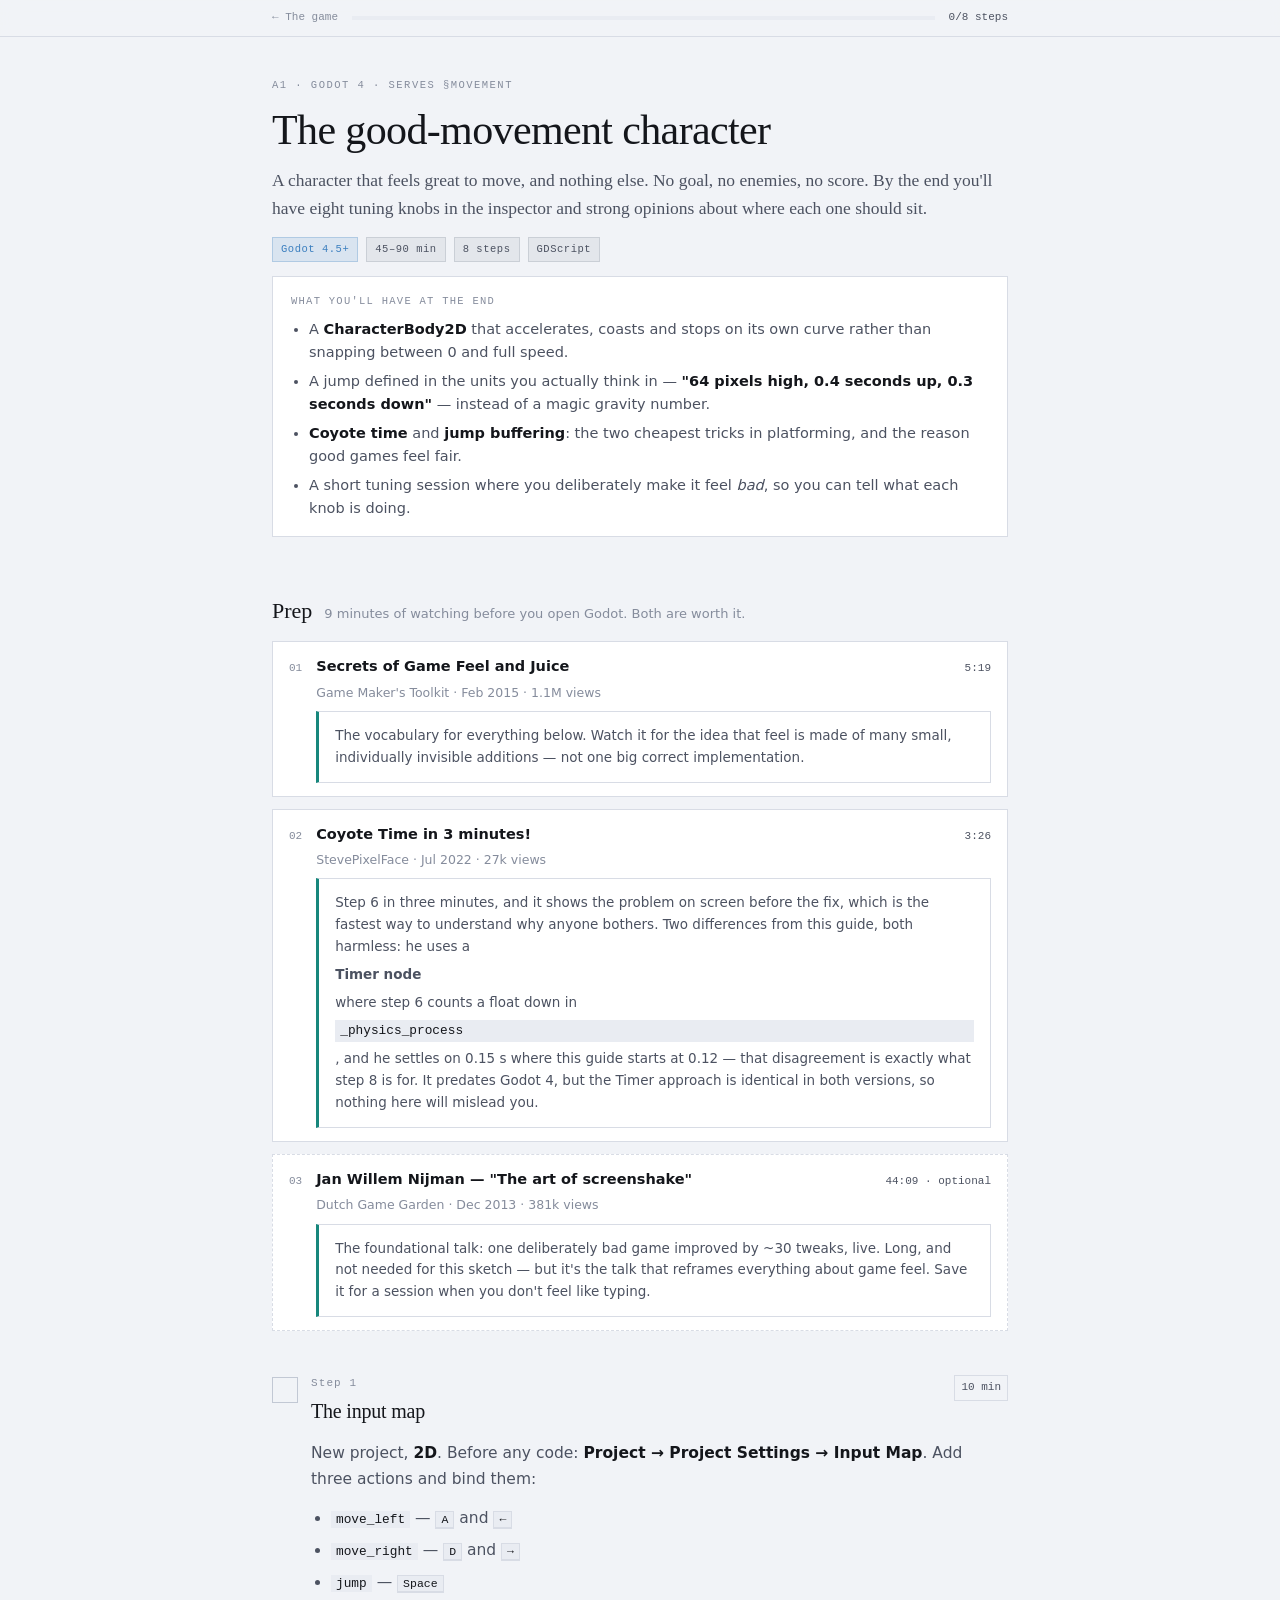
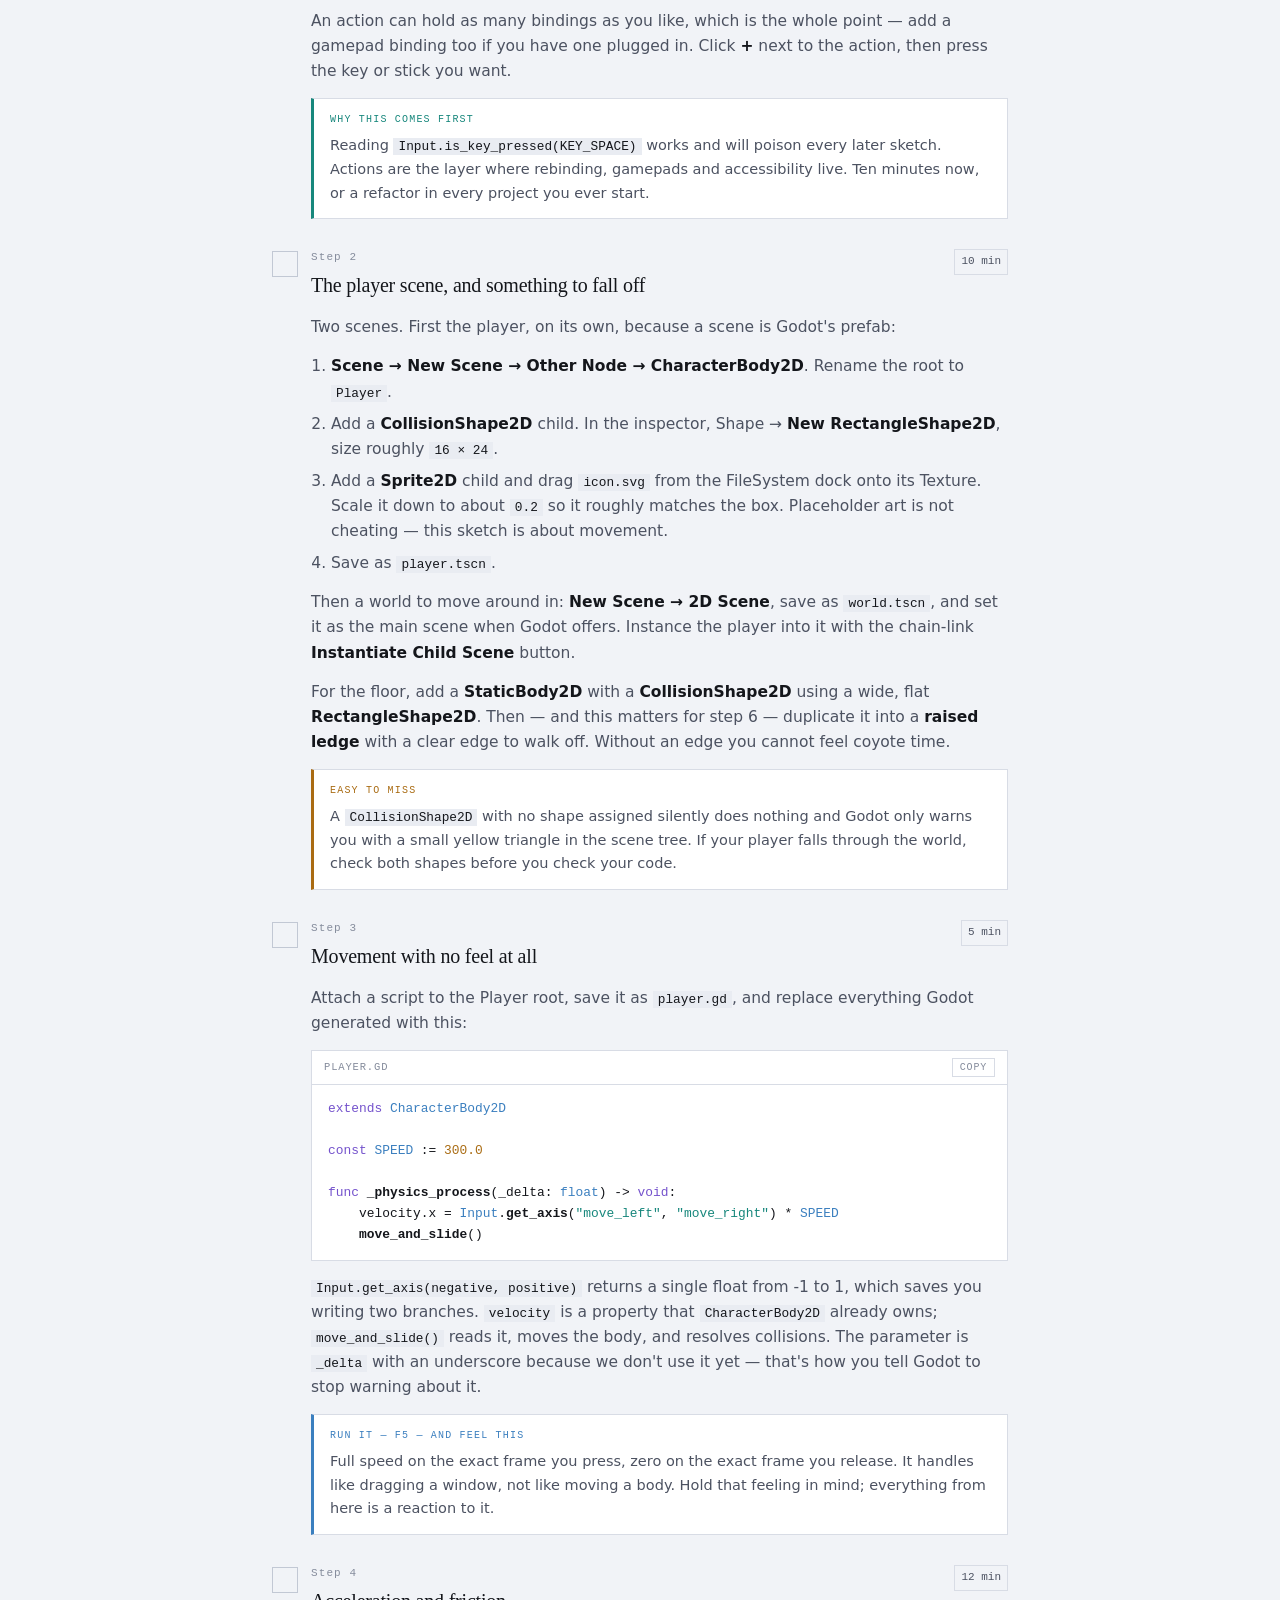
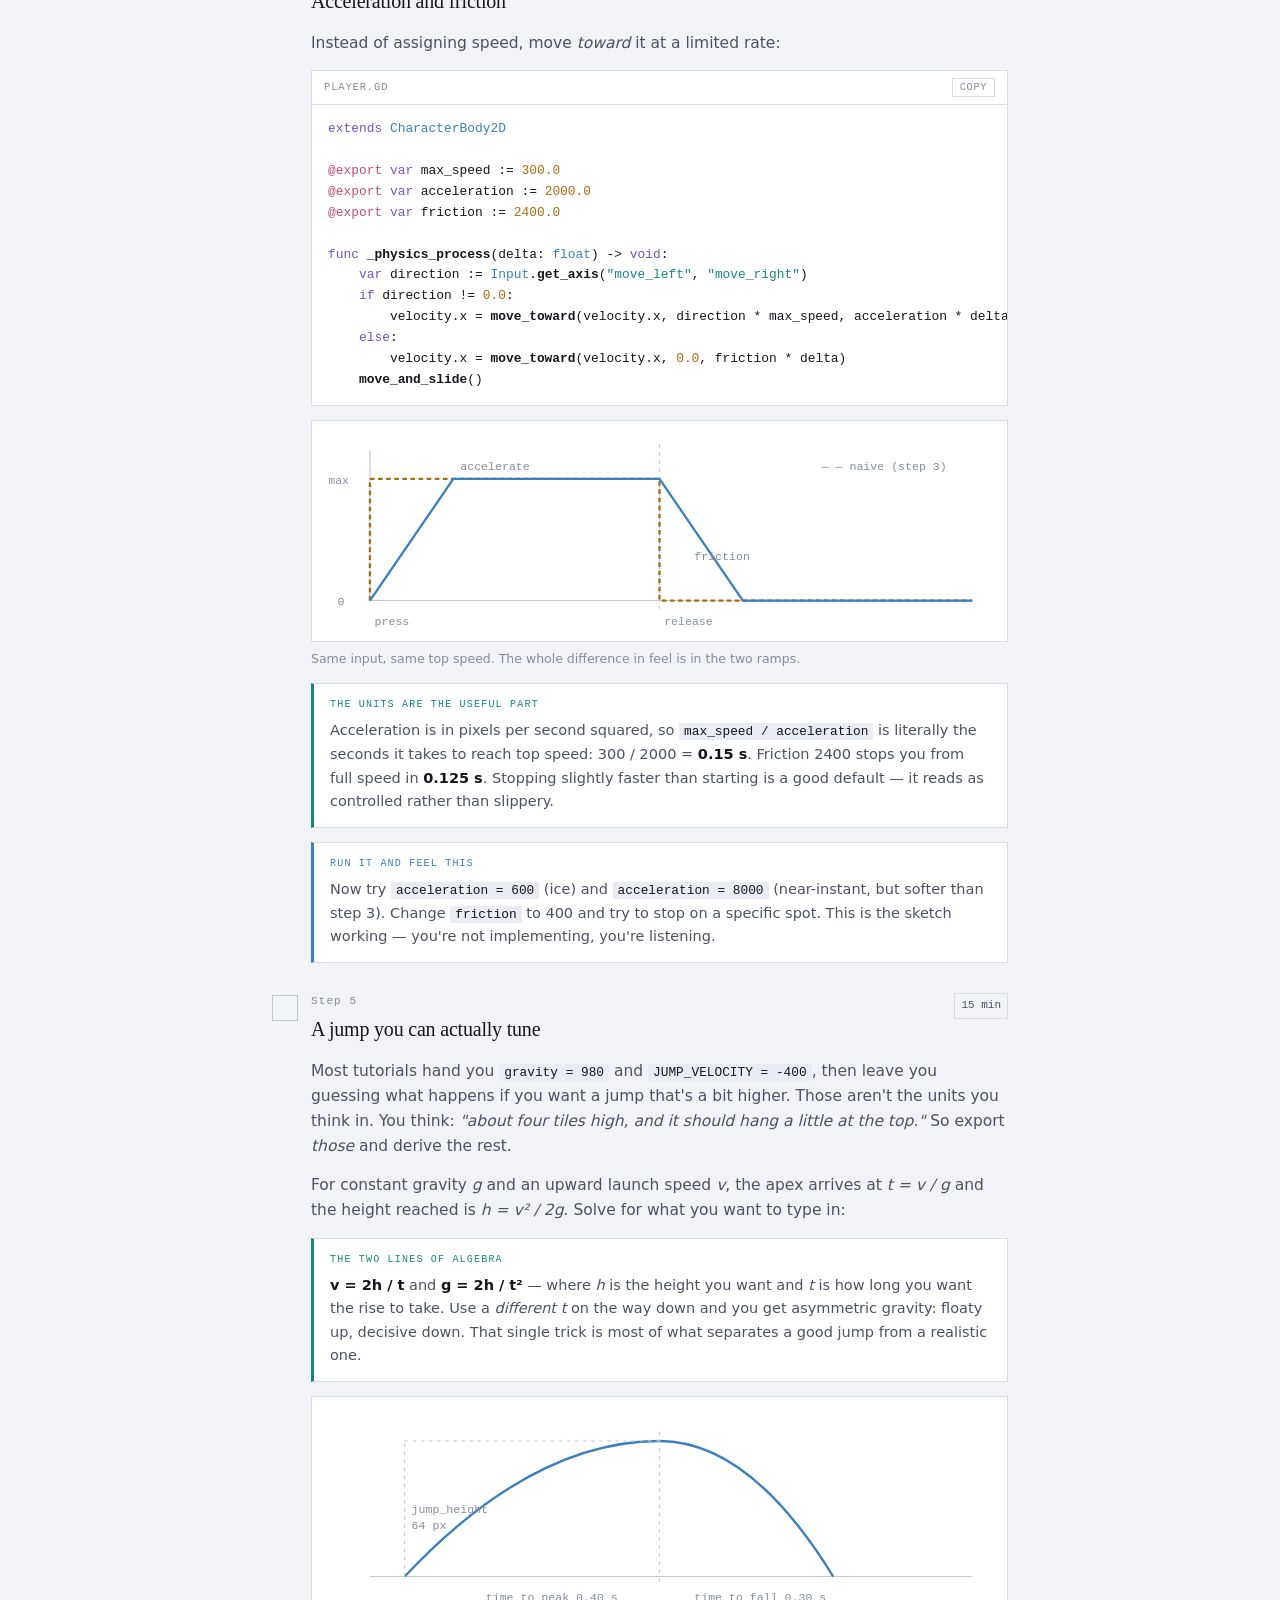
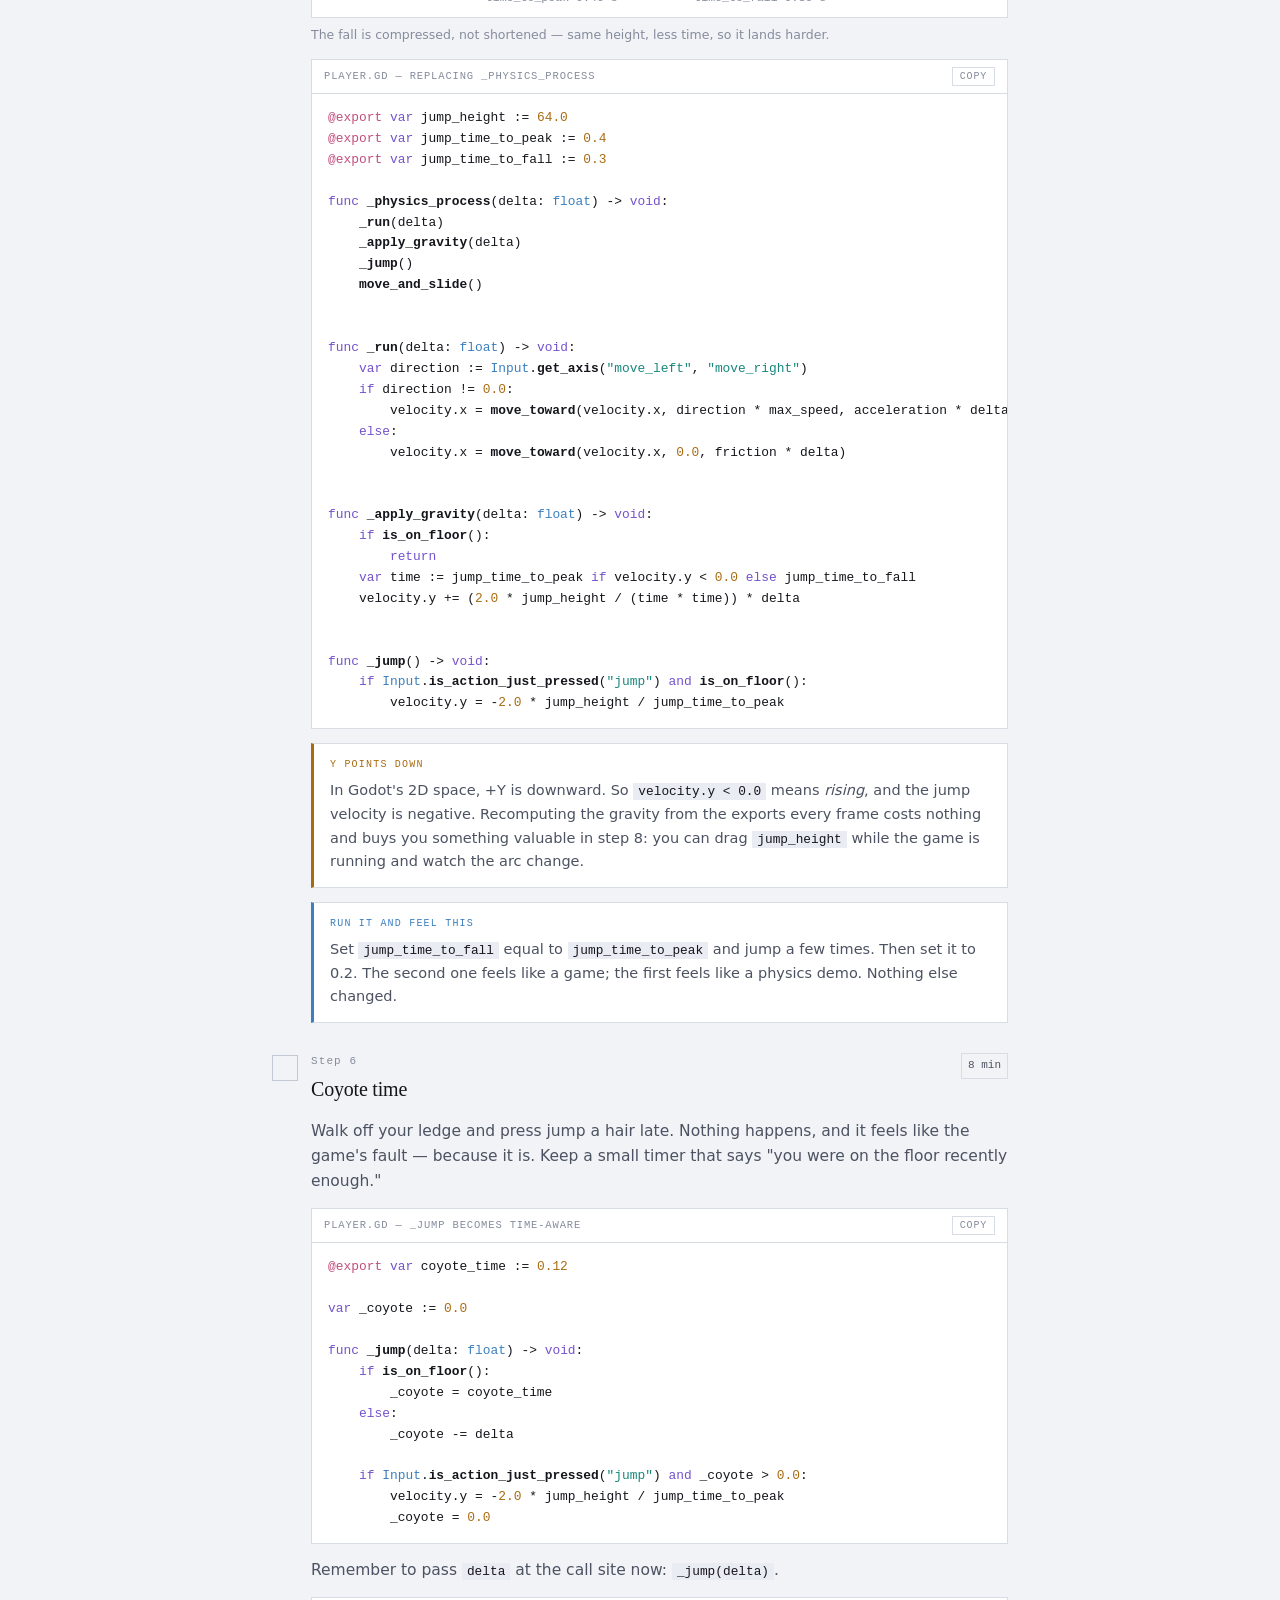
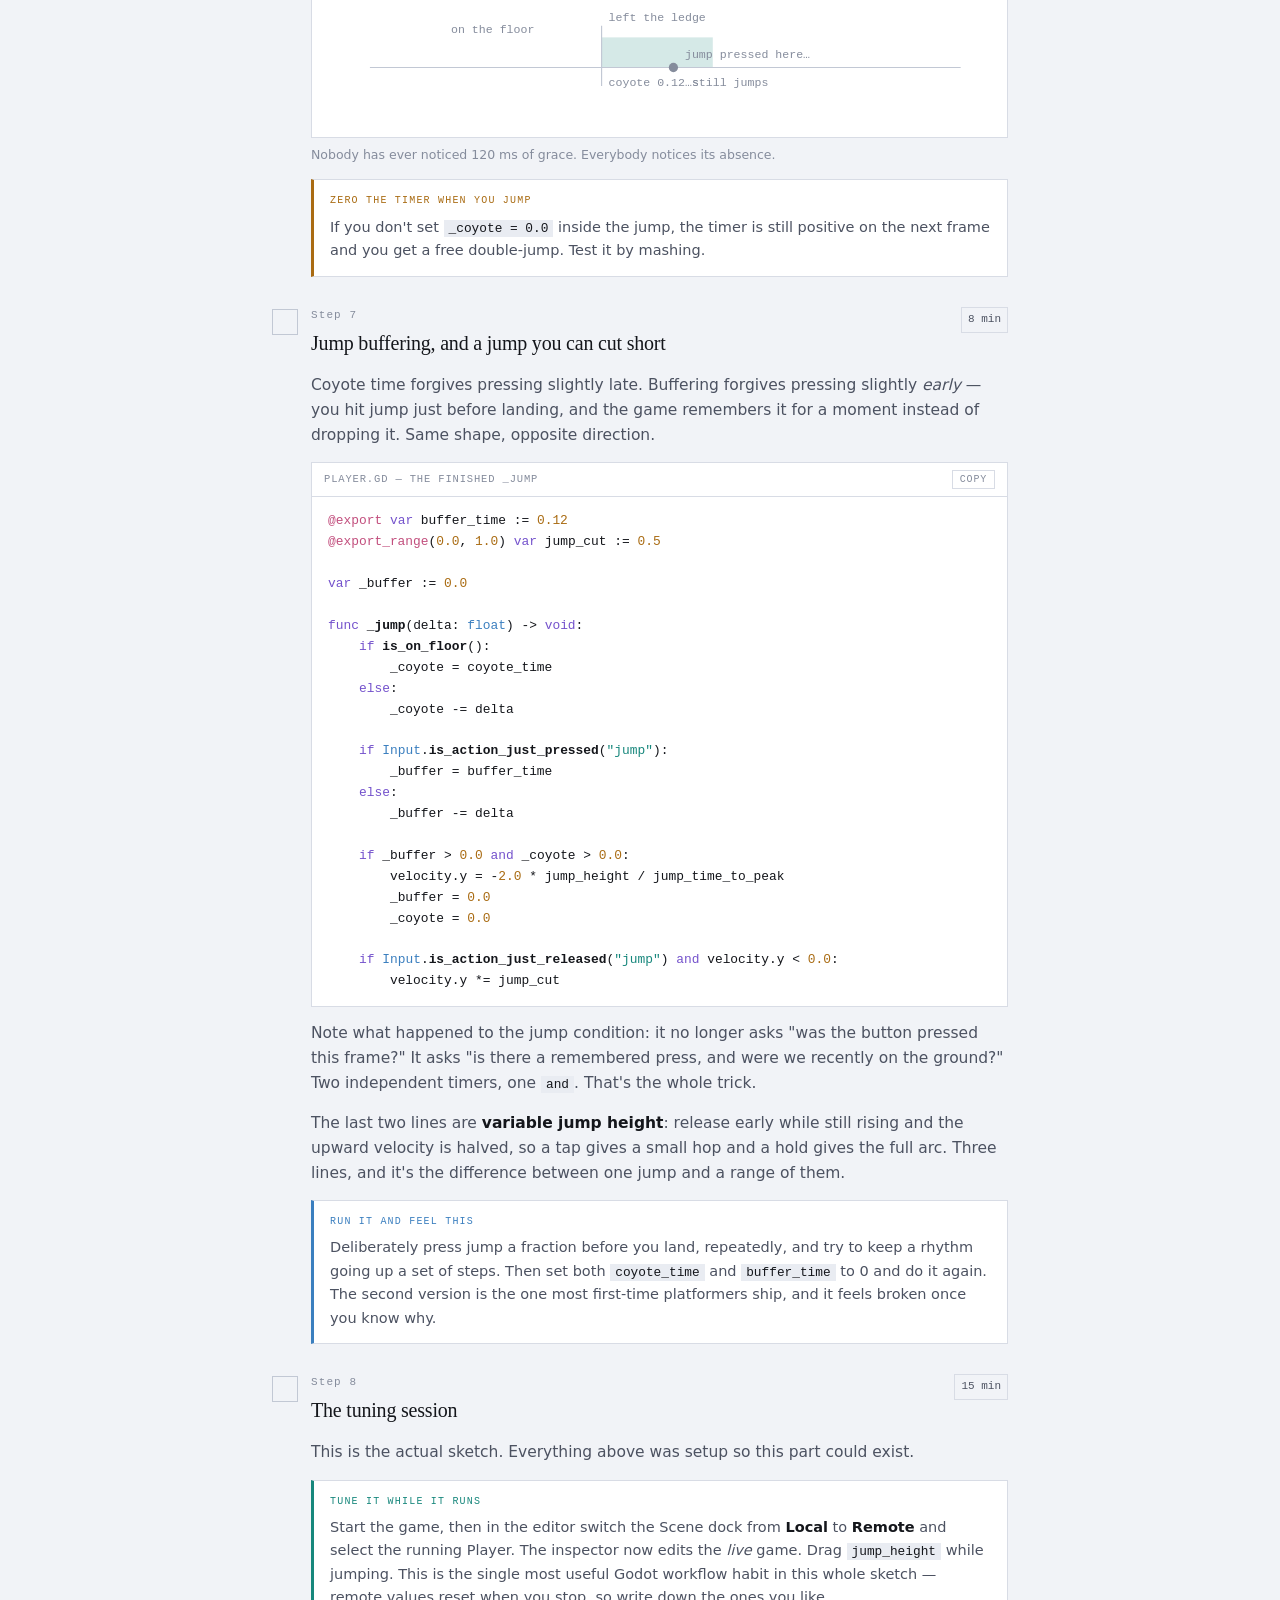
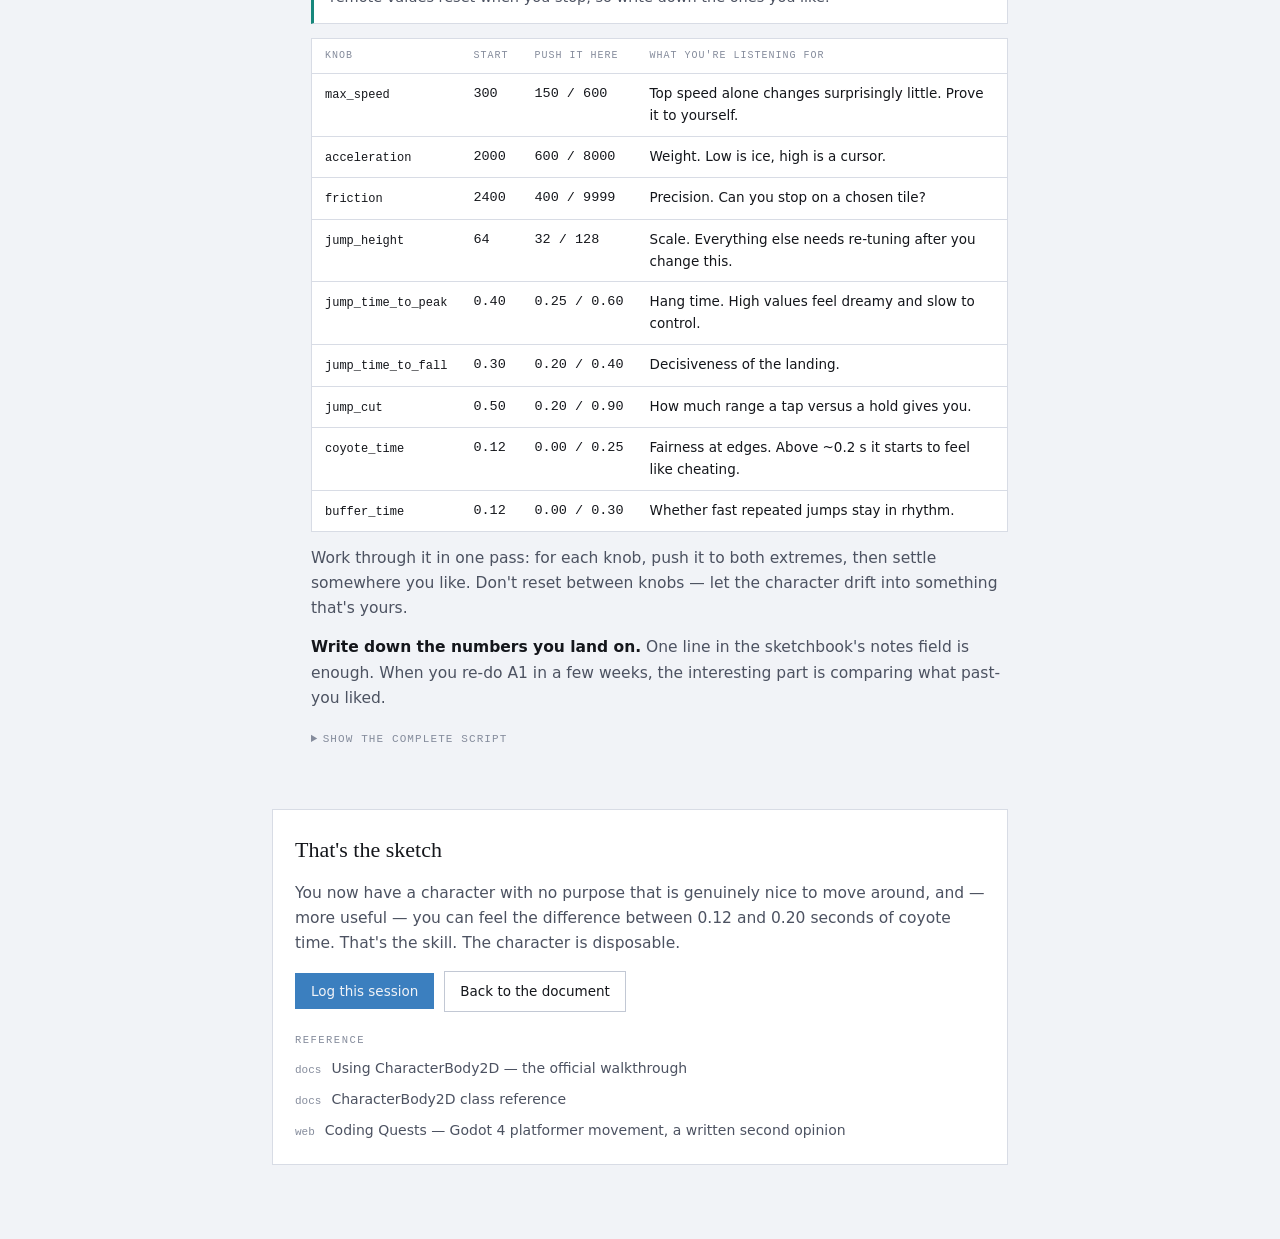
<file: guides/a1-good-movement.html>
<!DOCTYPE html>
<html lang="en">
<head>
<meta charset="utf-8" />
<meta name="viewport" content="width=device-width, initial-scale=1" />
<meta name="color-scheme" content="light dark" />
<meta name="description" content="Sketch A1 — build a 2D character that feels great to move in Godot 4: acceleration, friction, a computable jump, coyote time and input buffering." />
<link rel="icon" href="data:image/svg+xml,%3Csvg xmlns='http://www.w3.org/2000/svg' viewBox='0 0 32 32'%3E%3Ctext y='26' font-size='26'%3E%F0%9F%8E%9B%EF%B8%8F%3C/text%3E%3C/svg%3E" />
<link rel="stylesheet" href="../assets/guide.css" />
<title>A1 · The good-movement character — The Gamedev Sketchbook</title>
</head>

<body data-guide="a1-good-movement" data-sketch="A1">

<div class="rail">
  <div class="rail-inner">
    <a class="back" href="../">← The game</a>
    <span class="bar"><i></i></span>
    <span class="pct">0/8 steps</span>
  </div>
</div>

<div class="wrap">

  <header class="head">
    <span class="eyebrow">A1 · Godot 4 · serves §movement</span>
    <h1>The good-movement character</h1>
    <p class="standfirst">A character that feels great to move, and nothing else. No goal, no enemies,
      no score. By the end you'll have eight tuning knobs in the inspector and strong opinions about
      where each one should sit.</p>
    <div class="meta">
      <span class="pill" style="--tone: var(--c-godot)">Godot 4.5+</span>
      <span class="pill">45–90 min</span>
      <span class="pill">8 steps</span>
      <span class="pill">GDScript</span>
    </div>

    <div class="outcome">
      <h2>What you'll have at the end</h2>
      <ul>
        <li>A <b>CharacterBody2D</b> that accelerates, coasts and stops on its own curve rather than snapping between 0 and full speed.</li>
        <li>A jump defined in the units you actually think in — <b>"64 pixels high, 0.4 seconds up, 0.3 seconds down"</b> — instead of a magic gravity number.</li>
        <li><b>Coyote time</b> and <b>jump buffering</b>: the two cheapest tricks in platforming, and the reason good games feel fair.</li>
        <li>A short tuning session where you deliberately make it feel <em>bad</em>, so you can tell what each knob is doing.</li>
      </ul>
    </div>
  </header>

  <section class="prep">
    <div class="prep-head">
      <h2>Prep</h2>
      <span>9 minutes of watching before you open Godot. Both are worth it.</span>
    </div>

    <a class="vid" href="https://www.youtube.com/watch?v=216_5nu4aVQ" target="_blank" rel="noopener noreferrer">
      <span class="n">01</span>
      <span class="t">Secrets of Game Feel and Juice</span>
      <span class="len">5:19</span>
      <span class="by">Game Maker's Toolkit · Feb 2015 · 1.1M views</span>
      <span class="why">The vocabulary for everything below. Watch it for the idea that feel is made of
        many small, individually invisible additions — not one big correct implementation.</span>
    </a>

    <a class="vid" href="https://www.youtube.com/watch?v=bJOpkFIEwCA" target="_blank" rel="noopener noreferrer">
      <span class="n">02</span>
      <span class="t">Coyote Time in 3 minutes!</span>
      <span class="len">3:26</span>
      <span class="by">StevePixelFace · Jul 2022 · 27k views</span>
      <span class="why">Step 6 in three minutes, and it shows the problem on screen before the fix,
        which is the fastest way to understand why anyone bothers. Two differences from this guide,
        both harmless: he uses a <b>Timer node</b> where step 6 counts a float down in
        <code class="inline">_physics_process</code>, and he settles on 0.15 s where this guide starts at
        0.12 — that disagreement is exactly what step 8 is for. It predates Godot 4, but the Timer
        approach is identical in both versions, so nothing here will mislead you.</span>
    </a>

    <a class="vid optional" href="https://www.youtube.com/watch?v=AJdEqssNZ-U" target="_blank" rel="noopener noreferrer">
      <span class="n">03</span>
      <span class="t">Jan Willem Nijman — "The art of screenshake"</span>
      <span class="len">44:09 · optional</span>
      <span class="by">Dutch Game Garden · Dec 2013 · 381k views</span>
      <span class="why">The foundational talk: one deliberately bad game improved by ~30 tweaks, live.
        Long, and not needed for this sketch — but it's the talk that reframes everything about
        game feel. Save it for a session when you don't feel like typing.</span>
    </a>
  </section>

  <main class="steps">

    <!-- ── 1 ────────────────────────────────────────────────── -->
    <section class="step" id="s1">
      <div class="step-head">
        <button class="step-check" type="button"><i></i><i></i><i></i><i></i></button>
        <div class="step-title"><span class="n">Step 1</span><h2>The input map</h2></div>
        <span class="step-time">10 min</span>
      </div>
      <div class="step-body">
        <p>New project, <b>2D</b>. Before any code: <b>Project → Project Settings → Input Map</b>. Add three
          actions and bind them:</p>
        <ul>
          <li><code class="inline">move_left</code> — <kbd>A</kbd> and <kbd>←</kbd></li>
          <li><code class="inline">move_right</code> — <kbd>D</kbd> and <kbd>→</kbd></li>
          <li><code class="inline">jump</code> — <kbd>Space</kbd></li>
        </ul>
        <p>An action can hold as many bindings as you like, which is the whole point — add a gamepad
          binding too if you have one plugged in. Click <b>+</b> next to the action, then press the key
          or stick you want.</p>

        <div class="why">
          <h4>Why this comes first</h4>
          <p>Reading <code class="inline">Input.is_key_pressed(KEY_SPACE)</code> works and will poison every
            later sketch. Actions are the layer where rebinding, gamepads and accessibility live. Ten
            minutes now, or a refactor in every project you ever start.</p>
        </div>
      </div>
    </section>

    <!-- ── 2 ────────────────────────────────────────────────── -->
    <section class="step" id="s2">
      <div class="step-head">
        <button class="step-check" type="button"><i></i><i></i><i></i><i></i></button>
        <div class="step-title"><span class="n">Step 2</span><h2>The player scene, and something to fall off</h2></div>
        <span class="step-time">10 min</span>
      </div>
      <div class="step-body">
        <p>Two scenes. First the player, on its own, because a scene is Godot's prefab:</p>
        <ol>
          <li><b>Scene → New Scene → Other Node → CharacterBody2D</b>. Rename the root to <code class="inline">Player</code>.</li>
          <li>Add a <b>CollisionShape2D</b> child. In the inspector, Shape → <b>New RectangleShape2D</b>,
            size roughly <code class="inline">16 × 24</code>.</li>
          <li>Add a <b>Sprite2D</b> child and drag <code class="inline">icon.svg</code> from the FileSystem dock
            onto its Texture. Scale it down to about <code class="inline">0.2</code> so it roughly matches the box.
            Placeholder art is not cheating — this sketch is about movement.</li>
          <li>Save as <code class="inline">player.tscn</code>.</li>
        </ol>
        <p>Then a world to move around in: <b>New Scene → 2D Scene</b>, save as <code class="inline">world.tscn</code>,
          and set it as the main scene when Godot offers. Instance the player into it with the chain-link
          <b>Instantiate Child Scene</b> button.</p>
        <p>For the floor, add a <b>StaticBody2D</b> with a <b>CollisionShape2D</b> using a wide, flat
          <b>RectangleShape2D</b>. Then — and this matters for step 6 — duplicate it into a
          <b>raised ledge</b> with a clear edge to walk off. Without an edge you cannot feel coyote time.</p>

        <div class="trap">
          <h4>Easy to miss</h4>
          <p>A <code class="inline">CollisionShape2D</code> with no shape assigned silently does nothing and
            Godot only warns you with a small yellow triangle in the scene tree. If your player falls
            through the world, check both shapes before you check your code.</p>
        </div>
      </div>
    </section>

    <!-- ── 3 ────────────────────────────────────────────────── -->
    <section class="step" id="s3">
      <div class="step-head">
        <button class="step-check" type="button"><i></i><i></i><i></i><i></i></button>
        <div class="step-title"><span class="n">Step 3</span><h2>Movement with no feel at all</h2></div>
        <span class="step-time">5 min</span>
      </div>
      <div class="step-body">
        <p>Attach a script to the Player root, save it as <code class="inline">player.gd</code>, and replace
          everything Godot generated with this:</p>

        <figure class="code">
          <figcaption>player.gd<span class="sp"></span><button class="copy" type="button">copy</button></figcaption>
          <pre><code>
extends CharacterBody2D

const SPEED := 300.0

func _physics_process(_delta: float) -&gt; void:
	velocity.x = Input.get_axis("move_left", "move_right") * SPEED
	move_and_slide()
</code></pre>
        </figure>

        <p><code class="inline">Input.get_axis(negative, positive)</code> returns a single float from -1 to 1,
          which saves you writing two branches. <code class="inline">velocity</code> is a property that
          <code class="inline">CharacterBody2D</code> already owns; <code class="inline">move_and_slide()</code> reads it,
          moves the body, and resolves collisions. The parameter is <code class="inline">_delta</code> with an
          underscore because we don't use it yet — that's how you tell Godot to stop warning about it.</p>

        <div class="feel">
          <h4>Run it — F5 — and feel this</h4>
          <p>Full speed on the exact frame you press, zero on the exact frame you release. It handles like
            dragging a window, not like moving a body. Hold that feeling in mind; everything from here is
            a reaction to it.</p>
        </div>
      </div>
    </section>

    <!-- ── 4 ────────────────────────────────────────────────── -->
    <section class="step" id="s4">
      <div class="step-head">
        <button class="step-check" type="button"><i></i><i></i><i></i><i></i></button>
        <div class="step-title"><span class="n">Step 4</span><h2>Acceleration and friction</h2></div>
        <span class="step-time">12 min</span>
      </div>
      <div class="step-body">
        <p>Instead of assigning speed, move <em>toward</em> it at a limited rate:</p>

        <figure class="code">
          <figcaption>player.gd<span class="sp"></span><button class="copy" type="button">copy</button></figcaption>
          <pre><code>
extends CharacterBody2D

@export var max_speed := 300.0
@export var acceleration := 2000.0
@export var friction := 2400.0

func _physics_process(delta: float) -&gt; void:
	var direction := Input.get_axis("move_left", "move_right")
	if direction != 0.0:
		velocity.x = move_toward(velocity.x, direction * max_speed, acceleration * delta)
	else:
		velocity.x = move_toward(velocity.x, 0.0, friction * delta)
	move_and_slide()
</code></pre>
        </figure>

        <figure class="fig">
          <svg viewBox="0 0 600 190" role="img" aria-label="Two speed-over-time curves: the naive version is a rectangle, the accelerated version is a trapezoid.">
            <line class="svg-line" x1="50" y1="155" x2="570" y2="155" />
            <line class="svg-line" x1="50" y1="25" x2="50" y2="155" />
            <line class="svg-line" x1="300" y1="20" x2="300" y2="162" stroke-dasharray="3 4" />
            <path class="svg-plot2" d="M50,155 L50,50 L300,50 L300,155 L570,155" />
            <path class="svg-plot" d="M50,155 L122,50 L300,50 L372,155 L570,155" />
            <text class="svg-label" x="14" y="54">max</text>
            <text class="svg-label" x="22" y="159">0</text>
            <text class="svg-label" x="54" y="176">press</text>
            <text class="svg-label" x="304" y="176">release</text>
            <text class="svg-label" x="128" y="42">accelerate</text>
            <text class="svg-label" x="330" y="120">friction</text>
            <text class="svg-label" x="440" y="42">— — naive (step 3)</text>
          </svg>
          <figcaption>Same input, same top speed. The whole difference in feel is in the two ramps.</figcaption>
        </figure>

        <div class="why">
          <h4>The units are the useful part</h4>
          <p>Acceleration is in pixels per second squared, so <code class="inline">max_speed / acceleration</code>
            is literally the seconds it takes to reach top speed: 300 / 2000 = <b>0.15 s</b>. Friction 2400
            stops you from full speed in <b>0.125 s</b>. Stopping slightly faster than starting is a good
            default — it reads as controlled rather than slippery.</p>
        </div>

        <div class="feel">
          <h4>Run it and feel this</h4>
          <p>Now try <code class="inline">acceleration = 600</code> (ice) and <code class="inline">acceleration = 8000</code>
            (near-instant, but softer than step 3). Change <code class="inline">friction</code> to 400 and try to
            stop on a specific spot. This is the sketch working — you're not implementing, you're listening.</p>
        </div>
      </div>
    </section>

    <!-- ── 5 ────────────────────────────────────────────────── -->
    <section class="step" id="s5">
      <div class="step-head">
        <button class="step-check" type="button"><i></i><i></i><i></i><i></i></button>
        <div class="step-title"><span class="n">Step 5</span><h2>A jump you can actually tune</h2></div>
        <span class="step-time">15 min</span>
      </div>
      <div class="step-body">
        <p>Most tutorials hand you <code class="inline">gravity = 980</code> and
          <code class="inline">JUMP_VELOCITY = -400</code>, then leave you guessing what happens if you want a
          jump that's a bit higher. Those aren't the units you think in. You think: <em>"about four tiles
          high, and it should hang a little at the top."</em> So export <em>those</em> and derive the rest.</p>

        <p>For constant gravity <em>g</em> and an upward launch speed <em>v</em>, the apex arrives at
          <em>t = v / g</em> and the height reached is <em>h = v² / 2g</em>. Solve for what you want to type in:</p>

        <div class="why">
          <h4>The two lines of algebra</h4>
          <p><b>v = 2h / t</b> and <b>g = 2h / t²</b> — where <em>h</em> is the height you want and <em>t</em>
            is how long you want the rise to take. Use a <em>different</em> <em>t</em> on the way down and you
            get asymmetric gravity: floaty up, decisive down. That single trick is most of what separates a
            good jump from a realistic one.</p>
        </div>

        <figure class="fig">
          <svg viewBox="0 0 600 190" role="img" aria-label="A jump arc that rises over 0.4 seconds and falls over 0.3 seconds.">
            <line class="svg-line" x1="50" y1="155" x2="570" y2="155" />
            <path class="svg-plot" d="M80,155 Q190,38 300,38 Q378,38 450,155" />
            <line class="svg-line" x1="80" y1="38" x2="300" y2="38" stroke-dasharray="3 4" />
            <line class="svg-line" x1="80" y1="155" x2="80" y2="38" stroke-dasharray="3 4" />
            <text class="svg-label" x="150" y="176">time_to_peak 0.40 s</text>
            <text class="svg-label" x="330" y="176">time_to_fall 0.30 s</text>
            <text class="svg-label" x="86" y="100">jump_height</text>
            <text class="svg-label" x="86" y="114">64 px</text>
            <line class="svg-line" x1="300" y1="30" x2="300" y2="162" stroke-dasharray="3 4" />
          </svg>
          <figcaption>The fall is compressed, not shortened — same height, less time, so it lands harder.</figcaption>
        </figure>

        <figure class="code">
          <figcaption>player.gd — replacing _physics_process<span class="sp"></span><button class="copy" type="button">copy</button></figcaption>
          <pre><code>
@export var jump_height := 64.0
@export var jump_time_to_peak := 0.4
@export var jump_time_to_fall := 0.3

func _physics_process(delta: float) -&gt; void:
	_run(delta)
	_apply_gravity(delta)
	_jump()
	move_and_slide()


func _run(delta: float) -&gt; void:
	var direction := Input.get_axis("move_left", "move_right")
	if direction != 0.0:
		velocity.x = move_toward(velocity.x, direction * max_speed, acceleration * delta)
	else:
		velocity.x = move_toward(velocity.x, 0.0, friction * delta)


func _apply_gravity(delta: float) -&gt; void:
	if is_on_floor():
		return
	var time := jump_time_to_peak if velocity.y &lt; 0.0 else jump_time_to_fall
	velocity.y += (2.0 * jump_height / (time * time)) * delta


func _jump() -&gt; void:
	if Input.is_action_just_pressed("jump") and is_on_floor():
		velocity.y = -2.0 * jump_height / jump_time_to_peak
</code></pre>
        </figure>

        <div class="trap">
          <h4>Y points down</h4>
          <p>In Godot's 2D space, +Y is downward. So <code class="inline">velocity.y &lt; 0.0</code> means
            <em>rising</em>, and the jump velocity is negative. Recomputing the gravity from the exports every
            frame costs nothing and buys you something valuable in step 8: you can drag
            <code class="inline">jump_height</code> while the game is running and watch the arc change.</p>
        </div>

        <div class="feel">
          <h4>Run it and feel this</h4>
          <p>Set <code class="inline">jump_time_to_fall</code> equal to <code class="inline">jump_time_to_peak</code>
            and jump a few times. Then set it to 0.2. The second one feels like a game; the first feels like
            a physics demo. Nothing else changed.</p>
        </div>
      </div>
    </section>

    <!-- ── 6 ────────────────────────────────────────────────── -->
    <section class="step" id="s6">
      <div class="step-head">
        <button class="step-check" type="button"><i></i><i></i><i></i><i></i></button>
        <div class="step-title"><span class="n">Step 6</span><h2>Coyote time</h2></div>
        <span class="step-time">8 min</span>
      </div>
      <div class="step-body">
        <p>Walk off your ledge and press jump a hair late. Nothing happens, and it feels like the game's
          fault — because it is. Keep a small timer that says "you were on the floor recently enough."</p>

        <figure class="code">
          <figcaption>player.gd — _jump becomes time-aware<span class="sp"></span><button class="copy" type="button">copy</button></figcaption>
          <pre><code>
@export var coyote_time := 0.12

var _coyote := 0.0

func _jump(delta: float) -&gt; void:
	if is_on_floor():
		_coyote = coyote_time
	else:
		_coyote -= delta

	if Input.is_action_just_pressed("jump") and _coyote &gt; 0.0:
		velocity.y = -2.0 * jump_height / jump_time_to_peak
		_coyote = 0.0
</code></pre>
        </figure>

        <p>Remember to pass <code class="inline">delta</code> at the call site now:
          <code class="inline">_jump(delta)</code>.</p>

        <figure class="fig">
          <svg viewBox="0 0 600 120" role="img" aria-label="Timeline showing a 0.12 second grace window after leaving a ledge during which a jump press still works.">
            <rect class="svg-band" x="250" y="34" width="96" height="26" />
            <line class="svg-line" x1="50" y1="60" x2="560" y2="60" />
            <line class="svg-line" x1="250" y1="24" x2="250" y2="76" />
            <text class="svg-label" x="120" y="30">on the floor</text>
            <text class="svg-label" x="256" y="20">left the ledge</text>
            <text class="svg-label" x="256" y="76">coyote 0.12 s</text>
            <circle cx="312" cy="60" r="4" fill="currentColor" class="svg-ink" />
            <text class="svg-label" x="322" y="52">jump pressed here…</text>
            <text class="svg-label" x="322" y="76">…still jumps</text>
          </svg>
          <figcaption>Nobody has ever noticed 120 ms of grace. Everybody notices its absence.</figcaption>
        </figure>

        <div class="trap">
          <h4>Zero the timer when you jump</h4>
          <p>If you don't set <code class="inline">_coyote = 0.0</code> inside the jump, the timer is still
            positive on the next frame and you get a free double-jump. Test it by mashing.</p>
        </div>
      </div>
    </section>

    <!-- ── 7 ────────────────────────────────────────────────── -->
    <section class="step" id="s7">
      <div class="step-head">
        <button class="step-check" type="button"><i></i><i></i><i></i><i></i></button>
        <div class="step-title"><span class="n">Step 7</span><h2>Jump buffering, and a jump you can cut short</h2></div>
        <span class="step-time">8 min</span>
      </div>
      <div class="step-body">
        <p>Coyote time forgives pressing slightly late. Buffering forgives pressing slightly <em>early</em> —
          you hit jump just before landing, and the game remembers it for a moment instead of dropping it.
          Same shape, opposite direction.</p>

        <figure class="code">
          <figcaption>player.gd — the finished _jump<span class="sp"></span><button class="copy" type="button">copy</button></figcaption>
          <pre><code>
@export var buffer_time := 0.12
@export_range(0.0, 1.0) var jump_cut := 0.5

var _buffer := 0.0

func _jump(delta: float) -&gt; void:
	if is_on_floor():
		_coyote = coyote_time
	else:
		_coyote -= delta

	if Input.is_action_just_pressed("jump"):
		_buffer = buffer_time
	else:
		_buffer -= delta

	if _buffer &gt; 0.0 and _coyote &gt; 0.0:
		velocity.y = -2.0 * jump_height / jump_time_to_peak
		_buffer = 0.0
		_coyote = 0.0

	if Input.is_action_just_released("jump") and velocity.y &lt; 0.0:
		velocity.y *= jump_cut
</code></pre>
        </figure>

        <p>Note what happened to the jump condition: it no longer asks "was the button pressed this frame?"
          It asks "is there a remembered press, and were we recently on the ground?" Two independent
          timers, one <code class="inline">and</code>. That's the whole trick.</p>

        <p>The last two lines are <b>variable jump height</b>: release early while still rising and the
          upward velocity is halved, so a tap gives a small hop and a hold gives the full arc. Three lines,
          and it's the difference between one jump and a range of them.</p>

        <div class="feel">
          <h4>Run it and feel this</h4>
          <p>Deliberately press jump a fraction before you land, repeatedly, and try to keep a rhythm going
            up a set of steps. Then set both <code class="inline">coyote_time</code> and
            <code class="inline">buffer_time</code> to 0 and do it again. The second version is the one most
            first-time platformers ship, and it feels broken once you know why.</p>
        </div>
      </div>
    </section>

    <!-- ── 8 ────────────────────────────────────────────────── -->
    <section class="step" id="s8">
      <div class="step-head">
        <button class="step-check" type="button"><i></i><i></i><i></i><i></i></button>
        <div class="step-title"><span class="n">Step 8</span><h2>The tuning session</h2></div>
        <span class="step-time">15 min</span>
      </div>
      <div class="step-body">
        <p>This is the actual sketch. Everything above was setup so this part could exist.</p>

        <div class="why">
          <h4>Tune it while it runs</h4>
          <p>Start the game, then in the editor switch the Scene dock from <b>Local</b> to <b>Remote</b> and
            select the running Player. The inspector now edits the <em>live</em> game. Drag
            <code class="inline">jump_height</code> while jumping. This is the single most useful Godot workflow
            habit in this whole sketch — remote values reset when you stop, so write down the ones you like.</p>
        </div>

        <div class="tablewrap">
          <table>
            <thead>
              <tr><th>Knob</th><th>Start</th><th>Push it here</th><th>What you're listening for</th></tr>
            </thead>
            <tbody>
              <tr><td><code>max_speed</code></td><td class="n">300</td><td class="n">150 / 600</td><td>Top speed alone changes surprisingly little. Prove it to yourself.</td></tr>
              <tr><td><code>acceleration</code></td><td class="n">2000</td><td class="n">600 / 8000</td><td>Weight. Low is ice, high is a cursor.</td></tr>
              <tr><td><code>friction</code></td><td class="n">2400</td><td class="n">400 / 9999</td><td>Precision. Can you stop on a chosen tile?</td></tr>
              <tr><td><code>jump_height</code></td><td class="n">64</td><td class="n">32 / 128</td><td>Scale. Everything else needs re-tuning after you change this.</td></tr>
              <tr><td><code>jump_time_to_peak</code></td><td class="n">0.40</td><td class="n">0.25 / 0.60</td><td>Hang time. High values feel dreamy and slow to control.</td></tr>
              <tr><td><code>jump_time_to_fall</code></td><td class="n">0.30</td><td class="n">0.20 / 0.40</td><td>Decisiveness of the landing.</td></tr>
              <tr><td><code>jump_cut</code></td><td class="n">0.50</td><td class="n">0.20 / 0.90</td><td>How much range a tap versus a hold gives you.</td></tr>
              <tr><td><code>coyote_time</code></td><td class="n">0.12</td><td class="n">0.00 / 0.25</td><td>Fairness at edges. Above ~0.2 s it starts to feel like cheating.</td></tr>
              <tr><td><code>buffer_time</code></td><td class="n">0.12</td><td class="n">0.00 / 0.30</td><td>Whether fast repeated jumps stay in rhythm.</td></tr>
            </tbody>
          </table>
        </div>

        <p>Work through it in one pass: for each knob, push it to both extremes, then settle somewhere you
          like. Don't reset between knobs — let the character drift into something that's yours.</p>

        <p><b>Write down the numbers you land on.</b> One line in the sketchbook's notes field is enough.
          When you re-do A1 in a few weeks, the interesting part is comparing what past-you liked.</p>

        <details>
          <summary style="cursor:pointer; font-family:var(--mono); font-size:11px; letter-spacing:.1em; text-transform:uppercase; color:var(--ink-3); padding:6px 0;">Show the complete script</summary>
          <figure class="code" style="margin-top:10px">
            <figcaption>player.gd — all of it<span class="sp"></span><button class="copy" type="button">copy</button></figcaption>
            <pre><code>
extends CharacterBody2D

@export_group("Run")
@export var max_speed := 300.0
@export var acceleration := 2000.0
@export var friction := 2400.0

@export_group("Jump")
@export var jump_height := 64.0
@export var jump_time_to_peak := 0.4
@export var jump_time_to_fall := 0.3
@export_range(0.0, 1.0) var jump_cut := 0.5

@export_group("Forgiveness")
@export var coyote_time := 0.12
@export var buffer_time := 0.12

var _coyote := 0.0
var _buffer := 0.0


func _physics_process(delta: float) -&gt; void:
	_run(delta)
	_apply_gravity(delta)
	_jump(delta)
	move_and_slide()


func _run(delta: float) -&gt; void:
	var direction := Input.get_axis("move_left", "move_right")
	if direction != 0.0:
		velocity.x = move_toward(velocity.x, direction * max_speed, acceleration * delta)
	else:
		velocity.x = move_toward(velocity.x, 0.0, friction * delta)


func _apply_gravity(delta: float) -&gt; void:
	if is_on_floor():
		return
	var time := jump_time_to_peak if velocity.y &lt; 0.0 else jump_time_to_fall
	velocity.y += (2.0 * jump_height / (time * time)) * delta


func _jump(delta: float) -&gt; void:
	if is_on_floor():
		_coyote = coyote_time
	else:
		_coyote -= delta

	if Input.is_action_just_pressed("jump"):
		_buffer = buffer_time
	else:
		_buffer -= delta

	if _buffer &gt; 0.0 and _coyote &gt; 0.0:
		velocity.y = -2.0 * jump_height / jump_time_to_peak
		_buffer = 0.0
		_coyote = 0.0

	if Input.is_action_just_released("jump") and velocity.y &lt; 0.0:
		velocity.y *= jump_cut
</code></pre>
          </figure>
        </details>
      </div>
    </section>

  </main>

  <footer class="done">
    <h2>That's the sketch</h2>
    <p>You now have a character with no purpose that is genuinely nice to move around, and — more useful —
      you can feel the difference between 0.12 and 0.20 seconds of coyote time. That's the skill. The
      character is disposable.</p>

    <p data-when-finished hidden><b>All eight steps done.</b> Log the session and it'll show up on the
      sketchbook with today's date.</p>

    <div class="actions">
      <button class="btn" type="button" id="logSession">Log this session</button>
      <a class="btn ghost" href="../">Back to the document</a>
      <span class="logmsg" id="logMsg"></span>
    </div>

    <div class="next" style="margin-top:6px">
      <span class="eyebrow">Reference</span>
      <a href="https://docs.godotengine.org/en/stable/tutorials/physics/using_character_body_2d.html" target="_blank" rel="noopener noreferrer"><span class="id">docs</span><span>Using CharacterBody2D — the official walkthrough</span></a>
      <a href="https://docs.godotengine.org/en/stable/classes/class_characterbody2d.html" target="_blank" rel="noopener noreferrer"><span class="id">docs</span><span>CharacterBody2D class reference</span></a>
      <a href="https://codingquests.io/quests/platformer-move-jump" target="_blank" rel="noopener noreferrer"><span class="id">web</span><span>Coding Quests — Godot 4 platformer movement, a written second opinion</span></a>
    </div>
  </footer>

</div>

<script src="../assets/guide.js"></script>
</body>
</html>
</file>
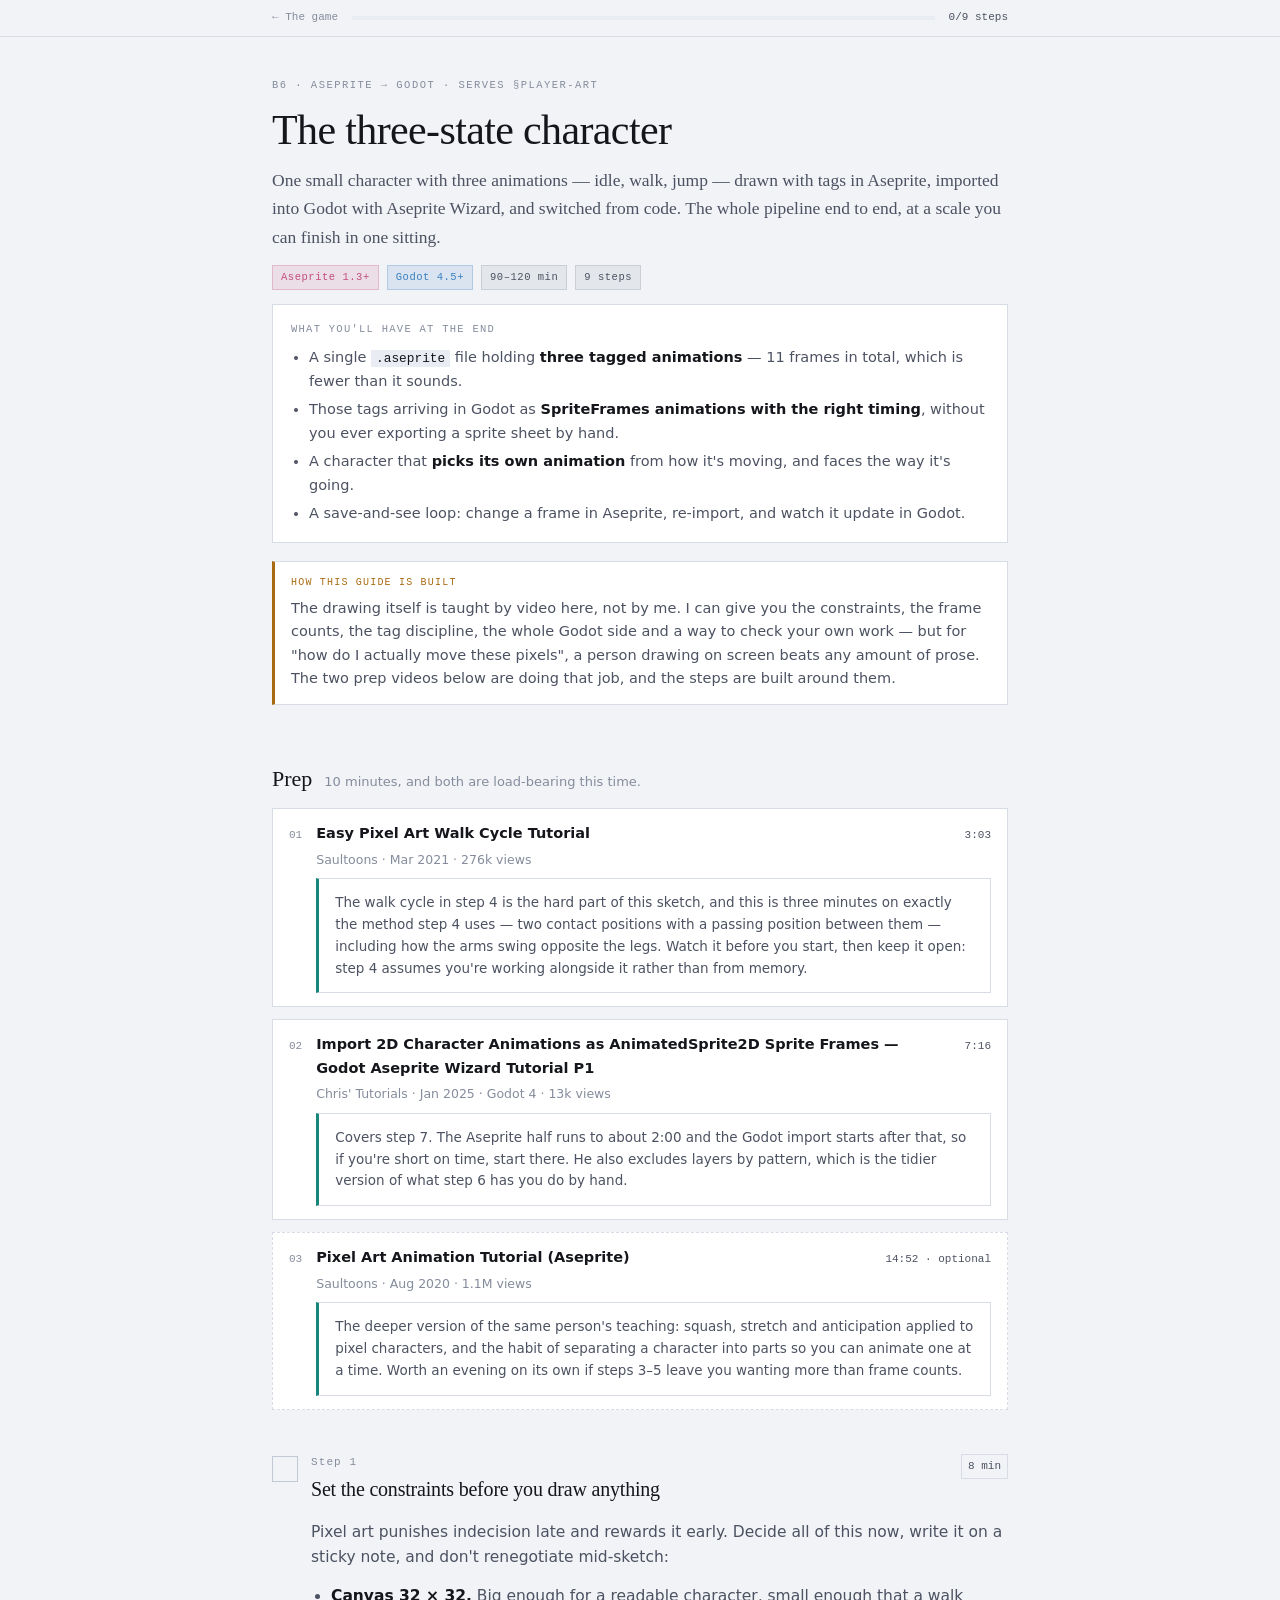
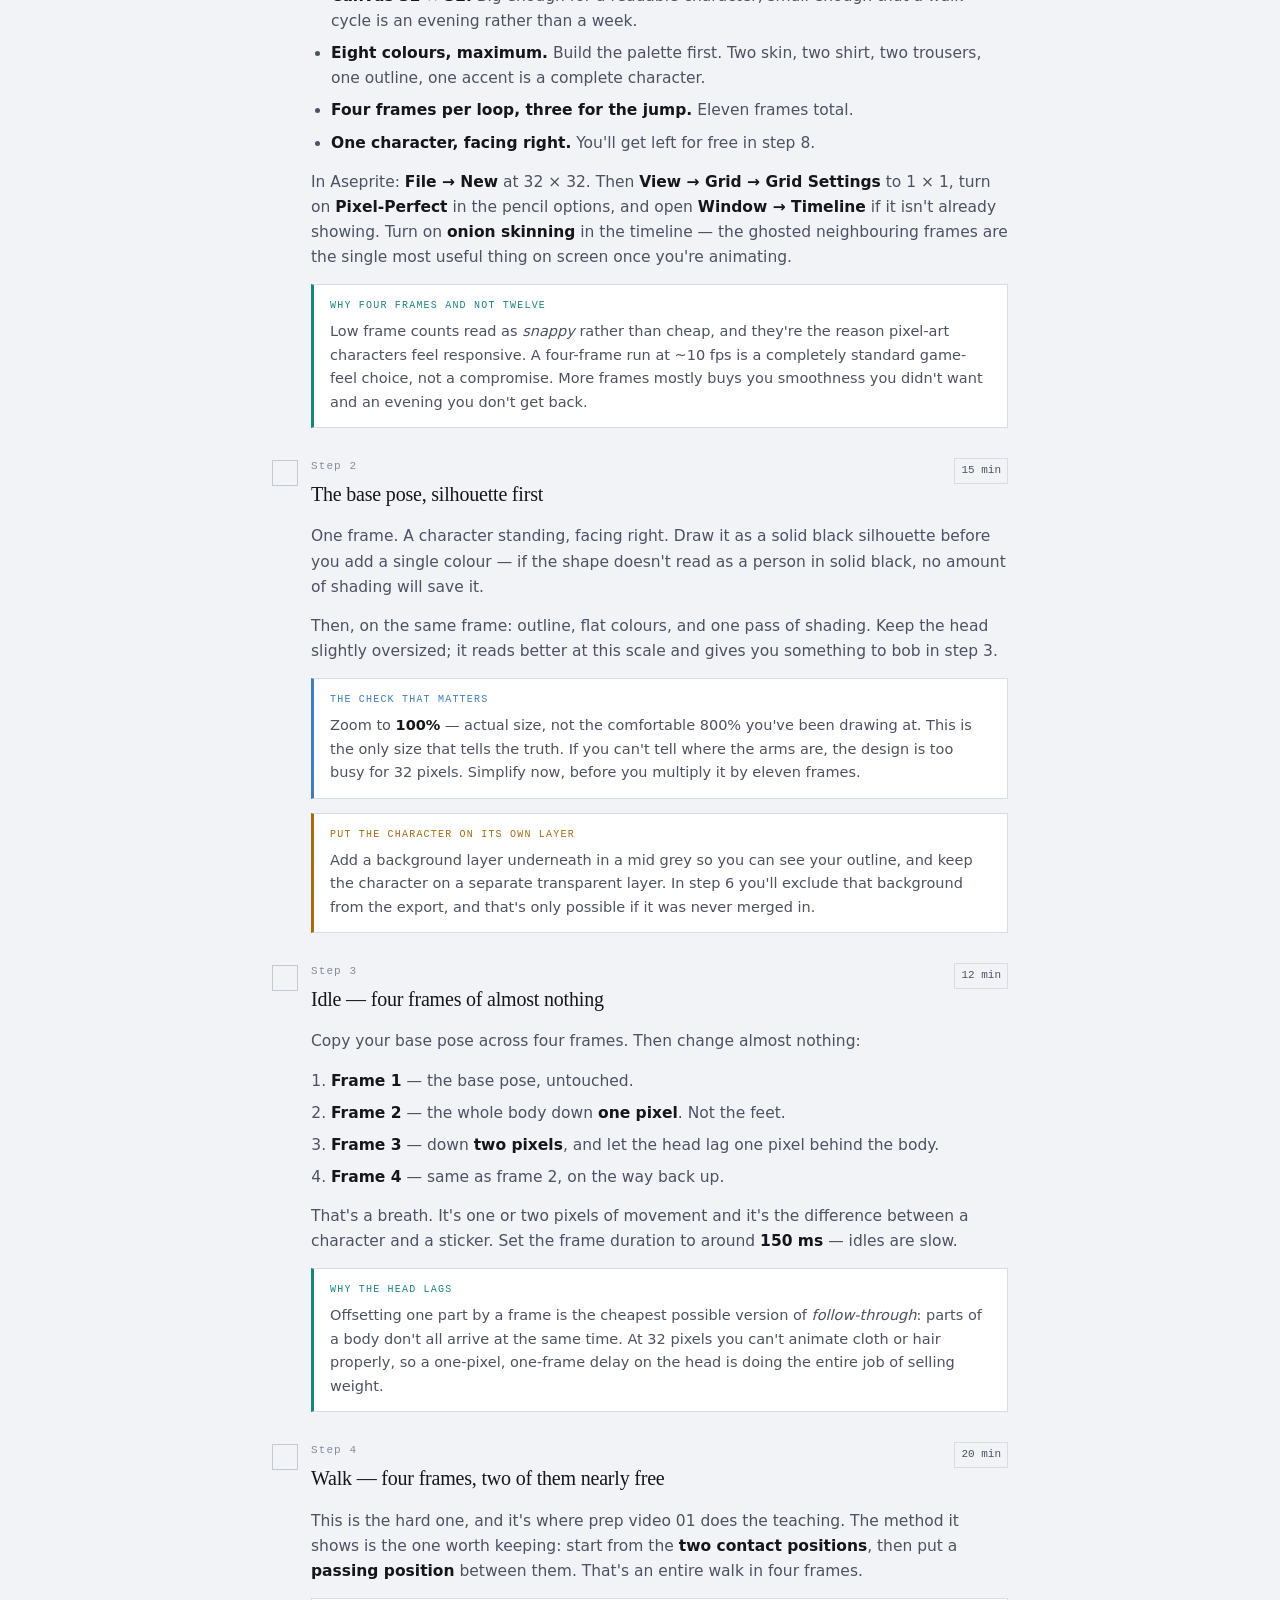
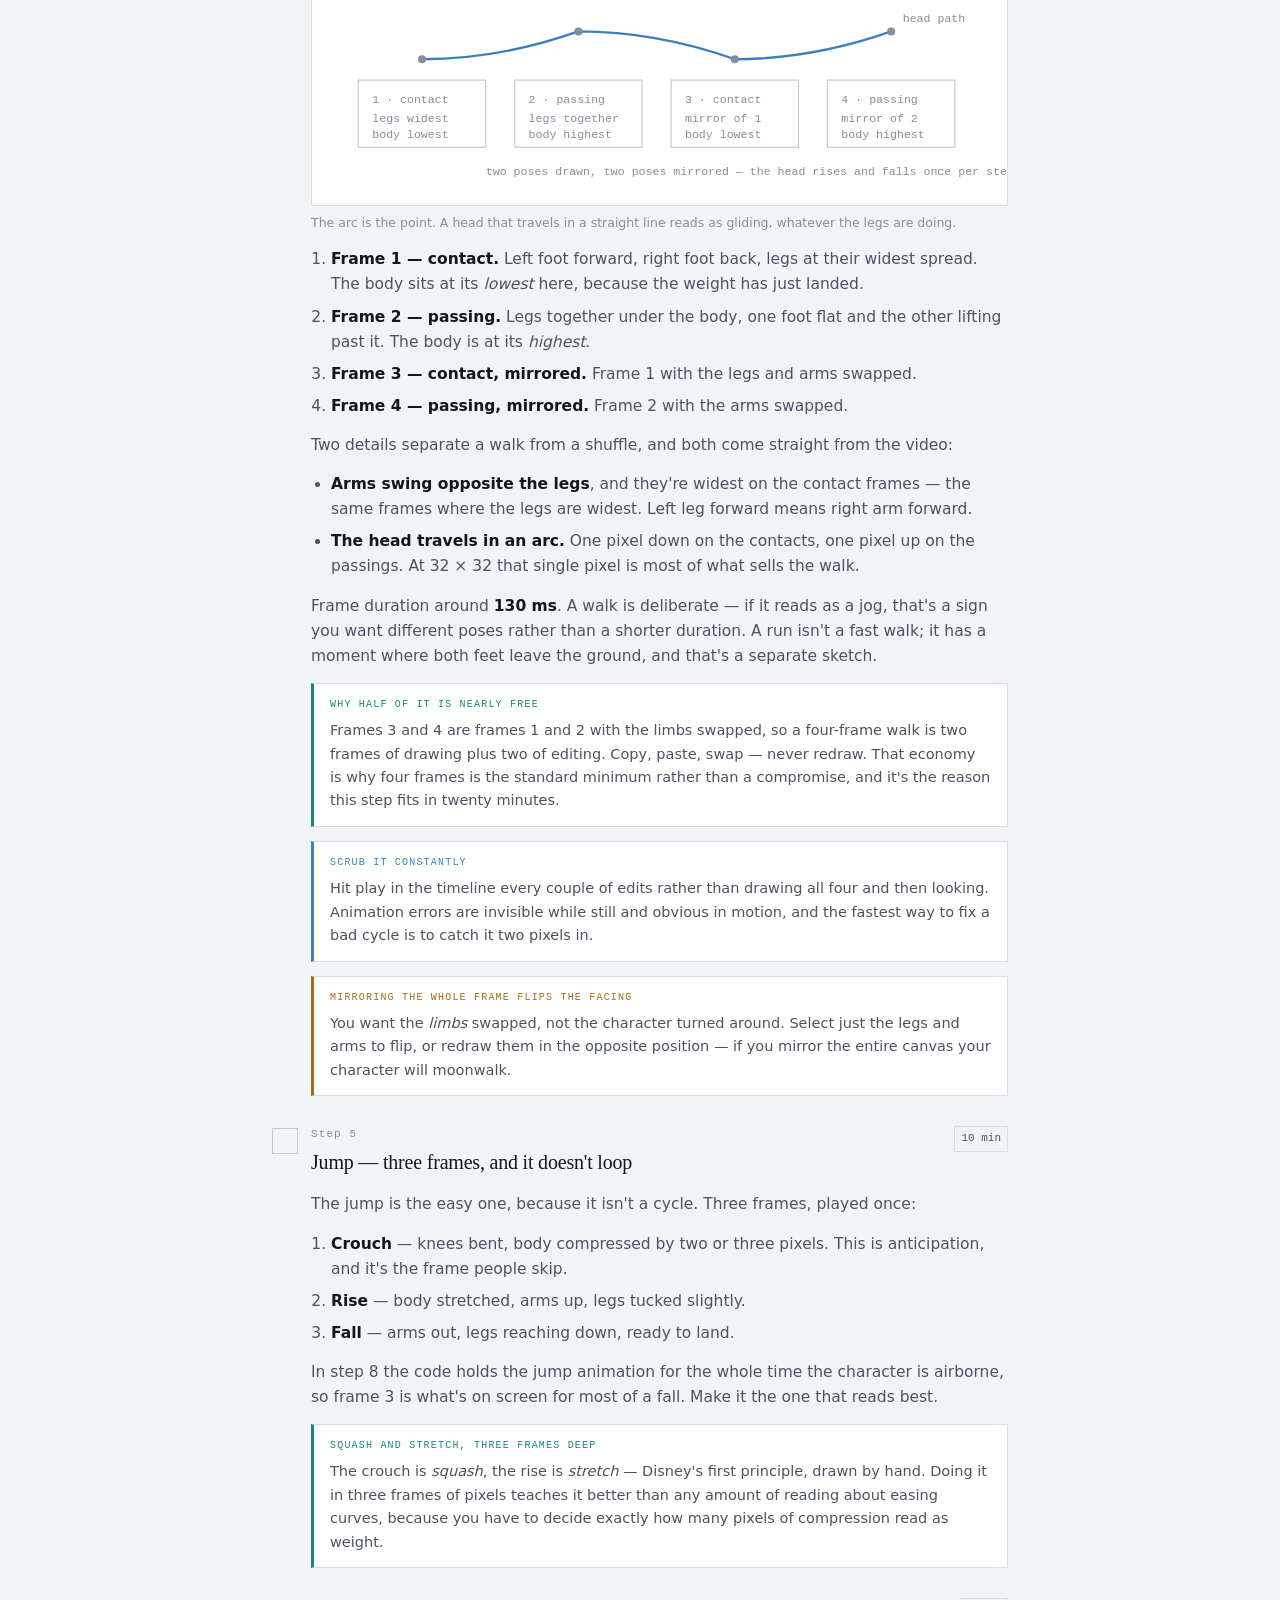
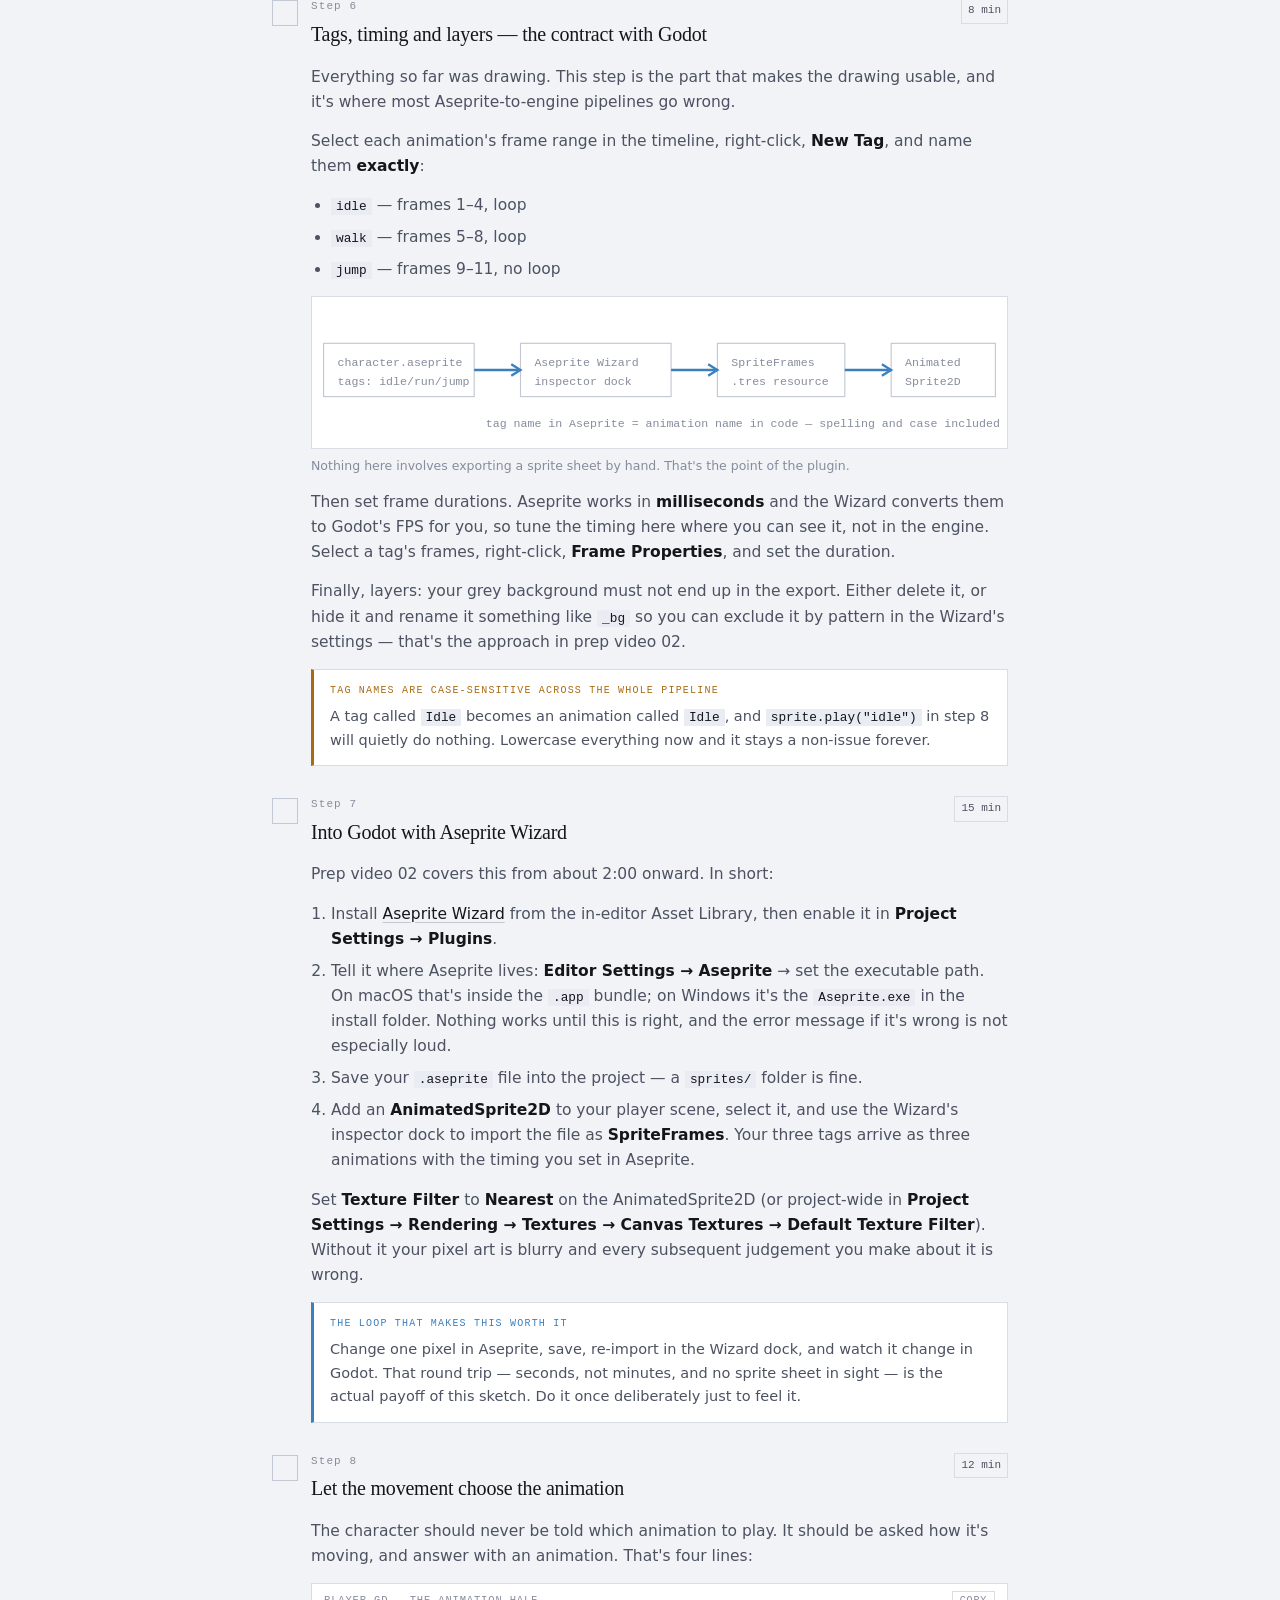
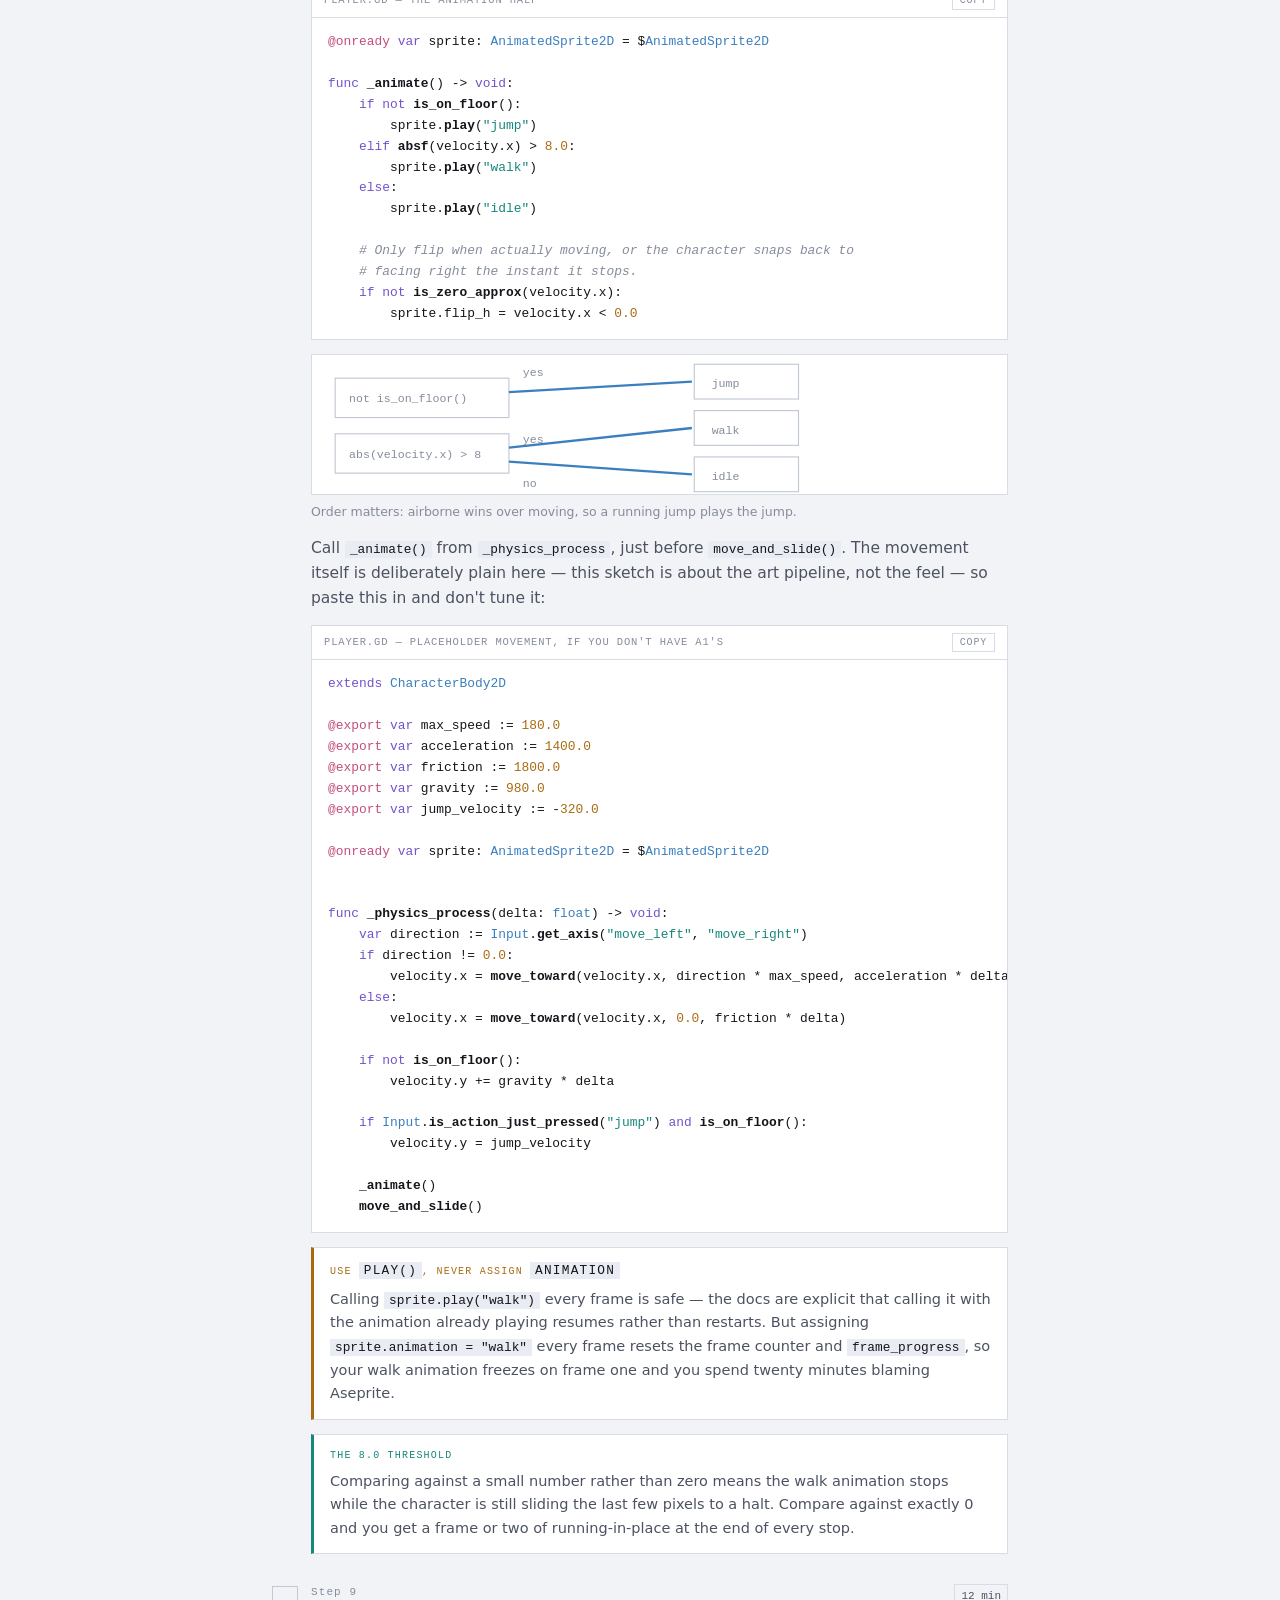
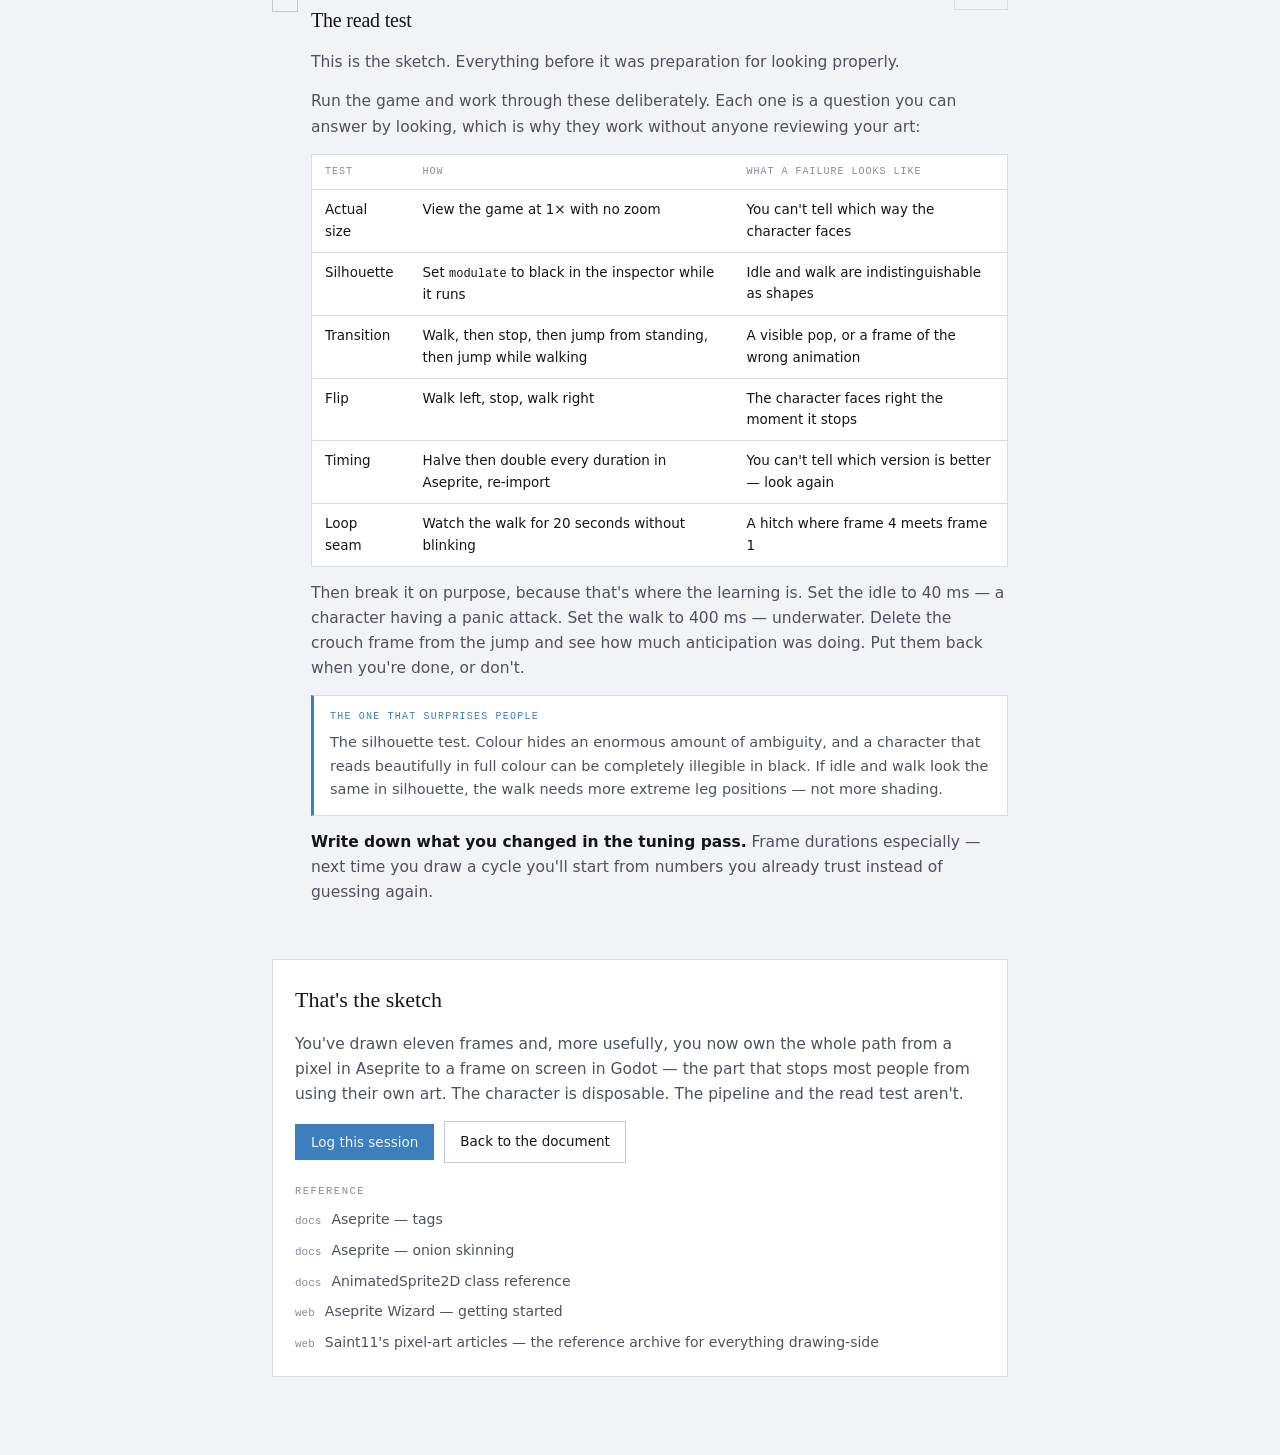
<file: guides/b6-three-state-character.html>
<!DOCTYPE html>
<html lang="en">
<head>
<meta charset="utf-8" />
<meta name="viewport" content="width=device-width, initial-scale=1" />
<meta name="color-scheme" content="light dark" />
<meta name="description" content="Sketch B6 — draw a character with idle, walk and jump animations in Aseprite, tag them, import with Aseprite Wizard, and drive the states from Godot." />
<link rel="icon" href="data:image/svg+xml,%3Csvg xmlns='http://www.w3.org/2000/svg' viewBox='0 0 32 32'%3E%3Ctext y='26' font-size='26'%3E%F0%9F%8E%9B%EF%B8%8F%3C/text%3E%3C/svg%3E" />
<link rel="stylesheet" href="../assets/guide.css" />
<title>B6 · The three-state character — The Gamedev Sketchbook</title>
</head>

<body data-guide="b6-three-state-character" data-sketch="B6">

<div class="rail">
  <div class="rail-inner">
    <a class="back" href="../">← The game</a>
    <span class="bar"><i></i></span>
    <span class="pct">0/9 steps</span>
  </div>
</div>

<div class="wrap">

  <header class="head">
    <span class="eyebrow">B6 · Aseprite → Godot · serves §player-art</span>
    <h1>The three-state character</h1>
    <p class="standfirst">One small character with three animations — idle, walk, jump — drawn with
      tags in Aseprite, imported into Godot with Aseprite Wizard, and switched from code. The whole
      pipeline end to end, at a scale you can finish in one sitting.</p>
    <div class="meta">
      <span class="pill" style="--tone: var(--c-aseprite)">Aseprite 1.3+</span>
      <span class="pill" style="--tone: var(--c-godot)">Godot 4.5+</span>
      <span class="pill">90–120 min</span>
      <span class="pill">9 steps</span>
    </div>

    <div class="outcome">
      <h2>What you'll have at the end</h2>
      <ul>
        <li>A single <code class="inline">.aseprite</code> file holding <b>three tagged animations</b> — 11 frames
          in total, which is fewer than it sounds.</li>
        <li>Those tags arriving in Godot as <b>SpriteFrames animations with the right timing</b>, without
          you ever exporting a sprite sheet by hand.</li>
        <li>A character that <b>picks its own animation</b> from how it's moving, and faces the way it's going.</li>
        <li>A save-and-see loop: change a frame in Aseprite, re-import, and watch it update in Godot.</li>
      </ul>
    </div>

    <div class="trap" style="margin-top:4px">
      <h4>How this guide is built</h4>
      <p>The drawing itself is taught by video here, not by me. I can give you the constraints, the
        frame counts, the tag discipline, the whole Godot side and a way to check your own work — but
        for "how do I actually move these pixels", a person drawing on screen beats any amount of
        prose. The two prep videos below are doing that job, and the steps are built around them.</p>
    </div>
  </header>

  <section class="prep">
    <div class="prep-head">
      <h2>Prep</h2>
      <span>10 minutes, and both are load-bearing this time.</span>
    </div>

    <a class="vid" href="https://www.youtube.com/watch?v=7T6yOk5n-zk" target="_blank" rel="noopener noreferrer">
      <span class="n">01</span>
      <span class="t">Easy Pixel Art Walk Cycle Tutorial</span>
      <span class="len">3:03</span>
      <span class="by">Saultoons · Mar 2021 · 276k views</span>
      <span class="why">The walk cycle in step 4 is the hard part of this sketch, and this is three
        minutes on exactly the method step 4 uses — two contact positions with a passing position
        between them — including how the arms swing opposite the legs. Watch it before you start, then keep it open: step 4 assumes
        you're working alongside it rather than from memory.</span>
    </a>

    <a class="vid" href="https://www.youtube.com/watch?v=6HzETy7izig" target="_blank" rel="noopener noreferrer">
      <span class="n">02</span>
      <span class="t">Import 2D Character Animations as AnimatedSprite2D Sprite Frames — Godot Aseprite Wizard Tutorial P1</span>
      <span class="len">7:16</span>
      <span class="by">Chris' Tutorials · Jan 2025 · Godot 4 · 13k views</span>
      <span class="why">Covers step 7. The Aseprite half runs to about 2:00 and the Godot import
        starts after that, so if you're short on time, start there. He also excludes layers by
        pattern, which is the tidier version of what step 6 has you do by hand.</span>
    </a>

    <a class="vid optional" href="https://www.youtube.com/watch?v=iWvfaiiVuDI" target="_blank" rel="noopener noreferrer">
      <span class="n">03</span>
      <span class="t">Pixel Art Animation Tutorial (Aseprite)</span>
      <span class="len">14:52 · optional</span>
      <span class="by">Saultoons · Aug 2020 · 1.1M views</span>
      <span class="why">The deeper version of the same person's teaching: squash, stretch and
        anticipation applied to pixel characters, and the habit of separating a character into parts
        so you can animate one at a time. Worth an evening on its own if steps 3–5 leave you wanting
        more than frame counts.</span>
    </a>
  </section>

  <main class="steps">

    <!-- ── 1 ────────────────────────────────────────────────── -->
    <section class="step" id="s1">
      <div class="step-head">
        <button class="step-check" type="button"><i></i><i></i><i></i><i></i></button>
        <div class="step-title"><span class="n">Step 1</span><h2>Set the constraints before you draw anything</h2></div>
        <span class="step-time">8 min</span>
      </div>
      <div class="step-body">
        <p>Pixel art punishes indecision late and rewards it early. Decide all of this now, write it
          on a sticky note, and don't renegotiate mid-sketch:</p>
        <ul>
          <li><b>Canvas 32 × 32.</b> Big enough for a readable character, small enough that a walk
            cycle is an evening rather than a week.</li>
          <li><b>Eight colours, maximum.</b> Build the palette first. Two skin, two shirt, two
            trousers, one outline, one accent is a complete character.</li>
          <li><b>Four frames per loop, three for the jump.</b> Eleven frames total.</li>
          <li><b>One character, facing right.</b> You'll get left for free in step 8.</li>
        </ul>
        <p>In Aseprite: <b>File → New</b> at 32 × 32. Then <b>View → Grid → Grid Settings</b> to 1 × 1,
          turn on <b>Pixel-Perfect</b> in the pencil options, and open <b>Window → Timeline</b> if it
          isn't already showing. Turn on <b>onion skinning</b> in the timeline — the ghosted
          neighbouring frames are the single most useful thing on screen once you're animating.</p>

        <div class="why">
          <h4>Why four frames and not twelve</h4>
          <p>Low frame counts read as <em>snappy</em> rather than cheap, and they're the reason
            pixel-art characters feel responsive. A four-frame run at ~10 fps is a completely
            standard game-feel choice, not a compromise. More frames mostly buys you smoothness you
            didn't want and an evening you don't get back.</p>
        </div>
      </div>
    </section>

    <!-- ── 2 ────────────────────────────────────────────────── -->
    <section class="step" id="s2">
      <div class="step-head">
        <button class="step-check" type="button"><i></i><i></i><i></i><i></i></button>
        <div class="step-title"><span class="n">Step 2</span><h2>The base pose, silhouette first</h2></div>
        <span class="step-time">15 min</span>
      </div>
      <div class="step-body">
        <p>One frame. A character standing, facing right. Draw it as a solid black silhouette before
          you add a single colour — if the shape doesn't read as a person in solid black, no amount of
          shading will save it.</p>
        <p>Then, on the same frame: outline, flat colours, and one pass of shading. Keep the head
          slightly oversized; it reads better at this scale and gives you something to bob in step 3.</p>

        <div class="feel">
          <h4>The check that matters</h4>
          <p>Zoom to <b>100%</b> — actual size, not the comfortable 800% you've been drawing at. This is
            the only size that tells the truth. If you can't tell where the arms are, the design is too
            busy for 32 pixels. Simplify now, before you multiply it by eleven frames.</p>
        </div>

        <div class="trap">
          <h4>Put the character on its own layer</h4>
          <p>Add a background layer underneath in a mid grey so you can see your outline, and keep the
            character on a separate transparent layer. In step 6 you'll exclude that background from
            the export, and that's only possible if it was never merged in.</p>
        </div>
      </div>
    </section>

    <!-- ── 3 ────────────────────────────────────────────────── -->
    <section class="step" id="s3">
      <div class="step-head">
        <button class="step-check" type="button"><i></i><i></i><i></i><i></i></button>
        <div class="step-title"><span class="n">Step 3</span><h2>Idle — four frames of almost nothing</h2></div>
        <span class="step-time">12 min</span>
      </div>
      <div class="step-body">
        <p>Copy your base pose across four frames. Then change almost nothing:</p>
        <ol>
          <li><b>Frame 1</b> — the base pose, untouched.</li>
          <li><b>Frame 2</b> — the whole body down <b>one pixel</b>. Not the feet.</li>
          <li><b>Frame 3</b> — down <b>two pixels</b>, and let the head lag one pixel behind the body.</li>
          <li><b>Frame 4</b> — same as frame 2, on the way back up.</li>
        </ol>
        <p>That's a breath. It's one or two pixels of movement and it's the difference between a
          character and a sticker. Set the frame duration to around <b>150 ms</b> — idles are slow.</p>

        <div class="why">
          <h4>Why the head lags</h4>
          <p>Offsetting one part by a frame is the cheapest possible version of <em>follow-through</em>:
            parts of a body don't all arrive at the same time. At 32 pixels you can't animate cloth or
            hair properly, so a one-pixel, one-frame delay on the head is doing the entire job of
            selling weight.</p>
        </div>
      </div>
    </section>

    <!-- ── 4 ────────────────────────────────────────────────── -->
    <section class="step" id="s4">
      <div class="step-head">
        <button class="step-check" type="button"><i></i><i></i><i></i><i></i></button>
        <div class="step-title"><span class="n">Step 4</span><h2>Walk — four frames, two of them nearly free</h2></div>
        <span class="step-time">20 min</span>
      </div>
      <div class="step-body">
        <p>This is the hard one, and it's where prep video 01 does the teaching. The method it shows is
          the one worth keeping: start from the <b>two contact positions</b>, then put a
          <b>passing position</b> between them. That's an entire walk in four frames.</p>

        <figure class="fig">
          <svg viewBox="0 0 600 178" role="img" aria-label="Four-frame walk cycle: contact, passing, contact mirrored, passing mirrored, with the head tracing an arc above.">
            <path class="svg-plot" d="M95,52 Q162,52 230,28 Q297,28 365,52 Q432,52 500,28" />
            <circle cx="95" cy="52" r="3.5" fill="currentColor" class="svg-ink" />
            <circle cx="230" cy="28" r="3.5" fill="currentColor" class="svg-ink" />
            <circle cx="365" cy="52" r="3.5" fill="currentColor" class="svg-ink" />
            <circle cx="500" cy="28" r="3.5" fill="currentColor" class="svg-ink" />
            <text class="svg-label" x="510" y="20">head path</text>
            <g class="svg-line">
              <rect x="40" y="70" width="110" height="58" />
              <rect x="175" y="70" width="110" height="58" />
              <rect x="310" y="70" width="110" height="58" />
              <rect x="445" y="70" width="110" height="58" />
            </g>
            <text class="svg-label" x="52" y="90">1 · contact</text>
            <text class="svg-label" x="187" y="90">2 · passing</text>
            <text class="svg-label" x="322" y="90">3 · contact</text>
            <text class="svg-label" x="457" y="90">4 · passing</text>
            <text class="svg-label" x="52" y="106">legs widest</text>
            <text class="svg-label" x="187" y="106">legs together</text>
            <text class="svg-label" x="322" y="106">mirror of 1</text>
            <text class="svg-label" x="457" y="106">mirror of 2</text>
            <text class="svg-label" x="52" y="120">body lowest</text>
            <text class="svg-label" x="187" y="120">body highest</text>
            <text class="svg-label" x="322" y="120">body lowest</text>
            <text class="svg-label" x="457" y="120">body highest</text>
            <text class="svg-label" x="150" y="152">two poses drawn, two poses mirrored — the head rises and falls once per step</text>
          </svg>
          <figcaption>The arc is the point. A head that travels in a straight line reads as gliding, whatever the legs are doing.</figcaption>
        </figure>

        <ol>
          <li><b>Frame 1 — contact.</b> Left foot forward, right foot back, legs at their widest spread.
            The body sits at its <em>lowest</em> here, because the weight has just landed.</li>
          <li><b>Frame 2 — passing.</b> Legs together under the body, one foot flat and the other
            lifting past it. The body is at its <em>highest</em>.</li>
          <li><b>Frame 3 — contact, mirrored.</b> Frame 1 with the legs and arms swapped.</li>
          <li><b>Frame 4 — passing, mirrored.</b> Frame 2 with the arms swapped.</li>
        </ol>

        <p>Two details separate a walk from a shuffle, and both come straight from the video:</p>
        <ul>
          <li><b>Arms swing opposite the legs</b>, and they're widest on the contact frames — the same
            frames where the legs are widest. Left leg forward means right arm forward.</li>
          <li><b>The head travels in an arc.</b> One pixel down on the contacts, one pixel up on the
            passings. At 32 × 32 that single pixel is most of what sells the walk.</li>
        </ul>

        <p>Frame duration around <b>130 ms</b>. A walk is deliberate — if it reads as a jog, that's a
          sign you want different poses rather than a shorter duration. A run isn't a fast walk; it has
          a moment where both feet leave the ground, and that's a separate sketch.</p>

        <div class="why">
          <h4>Why half of it is nearly free</h4>
          <p>Frames 3 and 4 are frames 1 and 2 with the limbs swapped, so a four-frame walk is two
            frames of drawing plus two of editing. Copy, paste, swap — never redraw. That economy is
            why four frames is the standard minimum rather than a compromise, and it's the reason this
            step fits in twenty minutes.</p>
        </div>

        <div class="feel">
          <h4>Scrub it constantly</h4>
          <p>Hit play in the timeline every couple of edits rather than drawing all four and then
            looking. Animation errors are invisible while still and obvious in motion, and the fastest
            way to fix a bad cycle is to catch it two pixels in.</p>
        </div>

        <div class="trap">
          <h4>Mirroring the whole frame flips the facing</h4>
          <p>You want the <em>limbs</em> swapped, not the character turned around. Select just the legs
            and arms to flip, or redraw them in the opposite position — if you mirror the entire canvas
            your character will moonwalk.</p>
        </div>
      </div>
    </section>

    <!-- ── 5 ────────────────────────────────────────────────── -->
    <section class="step" id="s5">
      <div class="step-head">
        <button class="step-check" type="button"><i></i><i></i><i></i><i></i></button>
        <div class="step-title"><span class="n">Step 5</span><h2>Jump — three frames, and it doesn't loop</h2></div>
        <span class="step-time">10 min</span>
      </div>
      <div class="step-body">
        <p>The jump is the easy one, because it isn't a cycle. Three frames, played once:</p>
        <ol>
          <li><b>Crouch</b> — knees bent, body compressed by two or three pixels. This is anticipation,
            and it's the frame people skip.</li>
          <li><b>Rise</b> — body stretched, arms up, legs tucked slightly.</li>
          <li><b>Fall</b> — arms out, legs reaching down, ready to land.</li>
        </ol>
        <p>In step 8 the code holds the jump animation for the whole time the character is airborne, so
          frame 3 is what's on screen for most of a fall. Make it the one that reads best.</p>

        <div class="why">
          <h4>Squash and stretch, three frames deep</h4>
          <p>The crouch is <em>squash</em>, the rise is <em>stretch</em> — Disney's first principle,
            drawn by hand. Doing it in three frames of pixels teaches it better than any amount of
            reading about easing curves, because you have to decide exactly how many pixels of
            compression read as weight.</p>
        </div>
      </div>
    </section>

    <!-- ── 6 ────────────────────────────────────────────────── -->
    <section class="step" id="s6">
      <div class="step-head">
        <button class="step-check" type="button"><i></i><i></i><i></i><i></i></button>
        <div class="step-title"><span class="n">Step 6</span><h2>Tags, timing and layers — the contract with Godot</h2></div>
        <span class="step-time">8 min</span>
      </div>
      <div class="step-body">
        <p>Everything so far was drawing. This step is the part that makes the drawing usable, and
          it's where most Aseprite-to-engine pipelines go wrong.</p>

        <p>Select each animation's frame range in the timeline, right-click, <b>New Tag</b>, and name
          them <b>exactly</b>:</p>
        <ul>
          <li><code class="inline">idle</code> — frames 1–4, loop</li>
          <li><code class="inline">walk</code> — frames 5–8, loop</li>
          <li><code class="inline">jump</code> — frames 9–11, no loop</li>
        </ul>

        <figure class="fig">
          <svg viewBox="0 0 600 130" role="img" aria-label="Pipeline diagram: Aseprite tags become SpriteFrames animations consumed by AnimatedSprite2D.">
            <g class="svg-line">
              <rect x="10" y="40" width="130" height="46" />
              <rect x="180" y="40" width="130" height="46" />
              <rect x="350" y="40" width="110" height="46" />
              <rect x="500" y="40" width="90" height="46" />
            </g>
            <text class="svg-label" x="22" y="60">character.aseprite</text>
            <text class="svg-label" x="22" y="76">tags: idle/run/jump</text>
            <text class="svg-label" x="192" y="60">Aseprite Wizard</text>
            <text class="svg-label" x="192" y="76">inspector dock</text>
            <text class="svg-label" x="362" y="60">SpriteFrames</text>
            <text class="svg-label" x="362" y="76">.tres resource</text>
            <text class="svg-label" x="512" y="60">Animated</text>
            <text class="svg-label" x="512" y="76">Sprite2D</text>
            <g class="svg-plot">
              <path d="M140,63 L178,63 M310,63 L348,63 M460,63 L498,63" />
              <path d="M172,58 l8,5 -8,5 M342,58 l8,5 -8,5 M492,58 l8,5 -8,5" />
            </g>
            <text class="svg-label" x="150" y="112">tag name in Aseprite = animation name in code — spelling and case included</text>
          </svg>
          <figcaption>Nothing here involves exporting a sprite sheet by hand. That's the point of the plugin.</figcaption>
        </figure>

        <p>Then set frame durations. Aseprite works in <b>milliseconds</b> and the Wizard converts them
          to Godot's FPS for you, so tune the timing here where you can see it, not in the engine.
          Select a tag's frames, right-click, <b>Frame Properties</b>, and set the duration.</p>
        <p>Finally, layers: your grey background must not end up in the export. Either delete it, or
          hide it and rename it something like <code class="inline">_bg</code> so you can exclude it by
          pattern in the Wizard's settings — that's the approach in prep video 02.</p>

        <div class="trap">
          <h4>Tag names are case-sensitive across the whole pipeline</h4>
          <p>A tag called <code class="inline">Idle</code> becomes an animation called
            <code class="inline">Idle</code>, and <code class="inline">sprite.play("idle")</code> in step 8
            will quietly do nothing. Lowercase everything now and it stays a non-issue forever.</p>
        </div>
      </div>
    </section>

    <!-- ── 7 ────────────────────────────────────────────────── -->
    <section class="step" id="s7">
      <div class="step-head">
        <button class="step-check" type="button"><i></i><i></i><i></i><i></i></button>
        <div class="step-title"><span class="n">Step 7</span><h2>Into Godot with Aseprite Wizard</h2></div>
        <span class="step-time">15 min</span>
      </div>
      <div class="step-body">
        <p>Prep video 02 covers this from about 2:00 onward. In short:</p>
        <ol>
          <li>Install <a href="https://github.com/viniciusgerevini/godot-aseprite-wizard" target="_blank" rel="noopener noreferrer">Aseprite Wizard</a>
            from the in-editor Asset Library, then enable it in <b>Project Settings → Plugins</b>.</li>
          <li>Tell it where Aseprite lives: <b>Editor Settings → Aseprite</b> → set the executable path.
            On macOS that's inside the <code class="inline">.app</code> bundle; on Windows it's the
            <code class="inline">Aseprite.exe</code> in the install folder. Nothing works until this is right,
            and the error message if it's wrong is not especially loud.</li>
          <li>Save your <code class="inline">.aseprite</code> file into the project — a
            <code class="inline">sprites/</code> folder is fine.</li>
          <li>Add an <b>AnimatedSprite2D</b> to your player scene, select it, and use the Wizard's
            inspector dock to import the file as <b>SpriteFrames</b>. Your three tags arrive as three
            animations with the timing you set in Aseprite.</li>
        </ol>
        <p>Set <b>Texture Filter</b> to <b>Nearest</b> on the AnimatedSprite2D (or project-wide in
          <b>Project Settings → Rendering → Textures → Canvas Textures → Default Texture Filter</b>).
          Without it your pixel art is blurry and every subsequent judgement you make about it is wrong.</p>

        <div class="feel">
          <h4>The loop that makes this worth it</h4>
          <p>Change one pixel in Aseprite, save, re-import in the Wizard dock, and watch it change in
            Godot. That round trip — seconds, not minutes, and no sprite sheet in sight — is the actual
            payoff of this sketch. Do it once deliberately just to feel it.</p>
        </div>
      </div>
    </section>

    <!-- ── 8 ────────────────────────────────────────────────── -->
    <section class="step" id="s8">
      <div class="step-head">
        <button class="step-check" type="button"><i></i><i></i><i></i><i></i></button>
        <div class="step-title"><span class="n">Step 8</span><h2>Let the movement choose the animation</h2></div>
        <span class="step-time">12 min</span>
      </div>
      <div class="step-body">
        <p>The character should never be told which animation to play. It should be asked how it's
          moving, and answer with an animation. That's four lines:</p>

        <figure class="code">
          <figcaption>player.gd — the animation half<span class="sp"></span><button class="copy" type="button">copy</button></figcaption>
          <pre><code>
@onready var sprite: AnimatedSprite2D = $AnimatedSprite2D

func _animate() -&gt; void:
	if not is_on_floor():
		sprite.play("jump")
	elif absf(velocity.x) &gt; 8.0:
		sprite.play("walk")
	else:
		sprite.play("idle")

	# Only flip when actually moving, or the character snaps back to
	# facing right the instant it stops.
	if not is_zero_approx(velocity.x):
		sprite.flip_h = velocity.x &lt; 0.0
</code></pre>
        </figure>

        <figure class="fig">
          <svg viewBox="0 0 600 120" role="img" aria-label="Decision order: airborne gives jump, otherwise moving gives run, otherwise idle.">
            <g class="svg-line">
              <rect x="20" y="20" width="150" height="34" />
              <rect x="20" y="68" width="150" height="34" />
              <rect x="330" y="8" width="90" height="30" />
              <rect x="330" y="48" width="90" height="30" />
              <rect x="330" y="88" width="90" height="30" />
            </g>
            <text class="svg-label" x="32" y="41">not is_on_floor()</text>
            <text class="svg-label" x="32" y="89">abs(velocity.x) &gt; 8</text>
            <text class="svg-label" x="345" y="28">jump</text>
            <text class="svg-label" x="345" y="68">walk</text>
            <text class="svg-label" x="345" y="108">idle</text>
            <g class="svg-plot">
              <path d="M170,32 L328,23 M170,80 L328,63 M170,92 L328,103" />
            </g>
            <text class="svg-label" x="182" y="18">yes</text>
            <text class="svg-label" x="182" y="76">yes</text>
            <text class="svg-label" x="182" y="114">no</text>
          </svg>
          <figcaption>Order matters: airborne wins over moving, so a running jump plays the jump.</figcaption>
        </figure>

        <p>Call <code class="inline">_animate()</code> from <code class="inline">_physics_process</code>, just
          before <code class="inline">move_and_slide()</code>. The movement itself is deliberately plain here —
          this sketch is about the art pipeline, not the feel — so paste this in and don't tune it:</p>

        <figure class="code">
          <figcaption>player.gd — placeholder movement, if you don't have A1's<span class="sp"></span><button class="copy" type="button">copy</button></figcaption>
          <pre><code>
extends CharacterBody2D

@export var max_speed := 180.0
@export var acceleration := 1400.0
@export var friction := 1800.0
@export var gravity := 980.0
@export var jump_velocity := -320.0

@onready var sprite: AnimatedSprite2D = $AnimatedSprite2D


func _physics_process(delta: float) -&gt; void:
	var direction := Input.get_axis("move_left", "move_right")
	if direction != 0.0:
		velocity.x = move_toward(velocity.x, direction * max_speed, acceleration * delta)
	else:
		velocity.x = move_toward(velocity.x, 0.0, friction * delta)

	if not is_on_floor():
		velocity.y += gravity * delta

	if Input.is_action_just_pressed("jump") and is_on_floor():
		velocity.y = jump_velocity

	_animate()
	move_and_slide()
</code></pre>
        </figure>

        <div class="trap">
          <h4>Use <code class="inline">play()</code>, never assign <code class="inline">animation</code></h4>
          <p>Calling <code class="inline">sprite.play("walk")</code> every frame is safe — the docs are explicit
            that calling it with the animation already playing resumes rather than restarts. But
            assigning <code class="inline">sprite.animation = "walk"</code> every frame resets the frame counter
            and <code class="inline">frame_progress</code>, so your walk animation freezes on frame one and you
            spend twenty minutes blaming Aseprite.</p>
        </div>

        <div class="why">
          <h4>The 8.0 threshold</h4>
          <p>Comparing against a small number rather than zero means the walk animation stops while the
            character is still sliding the last few pixels to a halt. Compare against exactly 0 and
            you get a frame or two of running-in-place at the end of every stop.</p>
        </div>
      </div>
    </section>

    <!-- ── 9 ────────────────────────────────────────────────── -->
    <section class="step" id="s9">
      <div class="step-head">
        <button class="step-check" type="button"><i></i><i></i><i></i><i></i></button>
        <div class="step-title"><span class="n">Step 9</span><h2>The read test</h2></div>
        <span class="step-time">12 min</span>
      </div>
      <div class="step-body">
        <p>This is the sketch. Everything before it was preparation for looking properly.</p>

        <p>Run the game and work through these deliberately. Each one is a question you can answer by
          looking, which is why they work without anyone reviewing your art:</p>

        <div class="tablewrap">
          <table>
            <thead>
              <tr><th>Test</th><th>How</th><th>What a failure looks like</th></tr>
            </thead>
            <tbody>
              <tr><td>Actual size</td><td>View the game at 1× with no zoom</td><td>You can't tell which way the character faces</td></tr>
              <tr><td>Silhouette</td><td>Set <code>modulate</code> to black in the inspector while it runs</td><td>Idle and walk are indistinguishable as shapes</td></tr>
              <tr><td>Transition</td><td>Walk, then stop, then jump from standing, then jump while walking</td><td>A visible pop, or a frame of the wrong animation</td></tr>
              <tr><td>Flip</td><td>Walk left, stop, walk right</td><td>The character faces right the moment it stops</td></tr>
              <tr><td>Timing</td><td>Halve then double every duration in Aseprite, re-import</td><td>You can't tell which version is better — look again</td></tr>
              <tr><td>Loop seam</td><td>Watch the walk for 20 seconds without blinking</td><td>A hitch where frame 4 meets frame 1</td></tr>
            </tbody>
          </table>
        </div>

        <p>Then break it on purpose, because that's where the learning is. Set the idle to 40 ms — a
          character having a panic attack. Set the walk to 400 ms — underwater. Delete the crouch frame
          from the jump and see how much anticipation was doing. Put them back when you're done, or
          don't.</p>

        <div class="feel">
          <h4>The one that surprises people</h4>
          <p>The silhouette test. Colour hides an enormous amount of ambiguity, and a character that
            reads beautifully in full colour can be completely illegible in black. If idle and walk
            look the same in silhouette, the walk needs more extreme leg positions — not more shading.</p>
        </div>

        <p><b>Write down what you changed in the tuning pass.</b> Frame durations especially — next time
          you draw a cycle you'll start from numbers you already trust instead of guessing again.</p>
      </div>
    </section>

  </main>

  <footer class="done">
    <h2>That's the sketch</h2>
    <p>You've drawn eleven frames and, more usefully, you now own the whole path from a pixel in
      Aseprite to a frame on screen in Godot — the part that stops most people from using their own
      art. The character is disposable. The pipeline and the read test aren't.</p>

    <p data-when-finished hidden><b>All nine steps done.</b> Log the session and it'll show up on the
      sketchbook with today's date.</p>

    <div class="actions">
      <button class="btn" type="button" id="logSession">Log this session</button>
      <a class="btn ghost" href="../">Back to the document</a>
      <span class="logmsg" id="logMsg"></span>
    </div>

    <div class="next" style="margin-top:6px">
      <span class="eyebrow">Reference</span>
      <a href="https://www.aseprite.org/docs/tags/" target="_blank" rel="noopener noreferrer"><span class="id">docs</span><span>Aseprite — tags</span></a>
      <a href="https://www.aseprite.org/docs/onion-skinning/" target="_blank" rel="noopener noreferrer"><span class="id">docs</span><span>Aseprite — onion skinning</span></a>
      <a href="https://docs.godotengine.org/en/stable/classes/class_animatedsprite2d.html" target="_blank" rel="noopener noreferrer"><span class="id">docs</span><span>AnimatedSprite2D class reference</span></a>
      <a href="https://thisisvini.com/aseprite-wizard/en/9.x-4/introduction/index.html" target="_blank" rel="noopener noreferrer"><span class="id">web</span><span>Aseprite Wizard — getting started</span></a>
      <a href="https://saint11.art/pixel_articles/" target="_blank" rel="noopener noreferrer"><span class="id">web</span><span>Saint11's pixel-art articles — the reference archive for everything drawing-side</span></a>
    </div>
  </footer>

</div>

<script src="../assets/guide.js"></script>
</body>
</html>
</file>
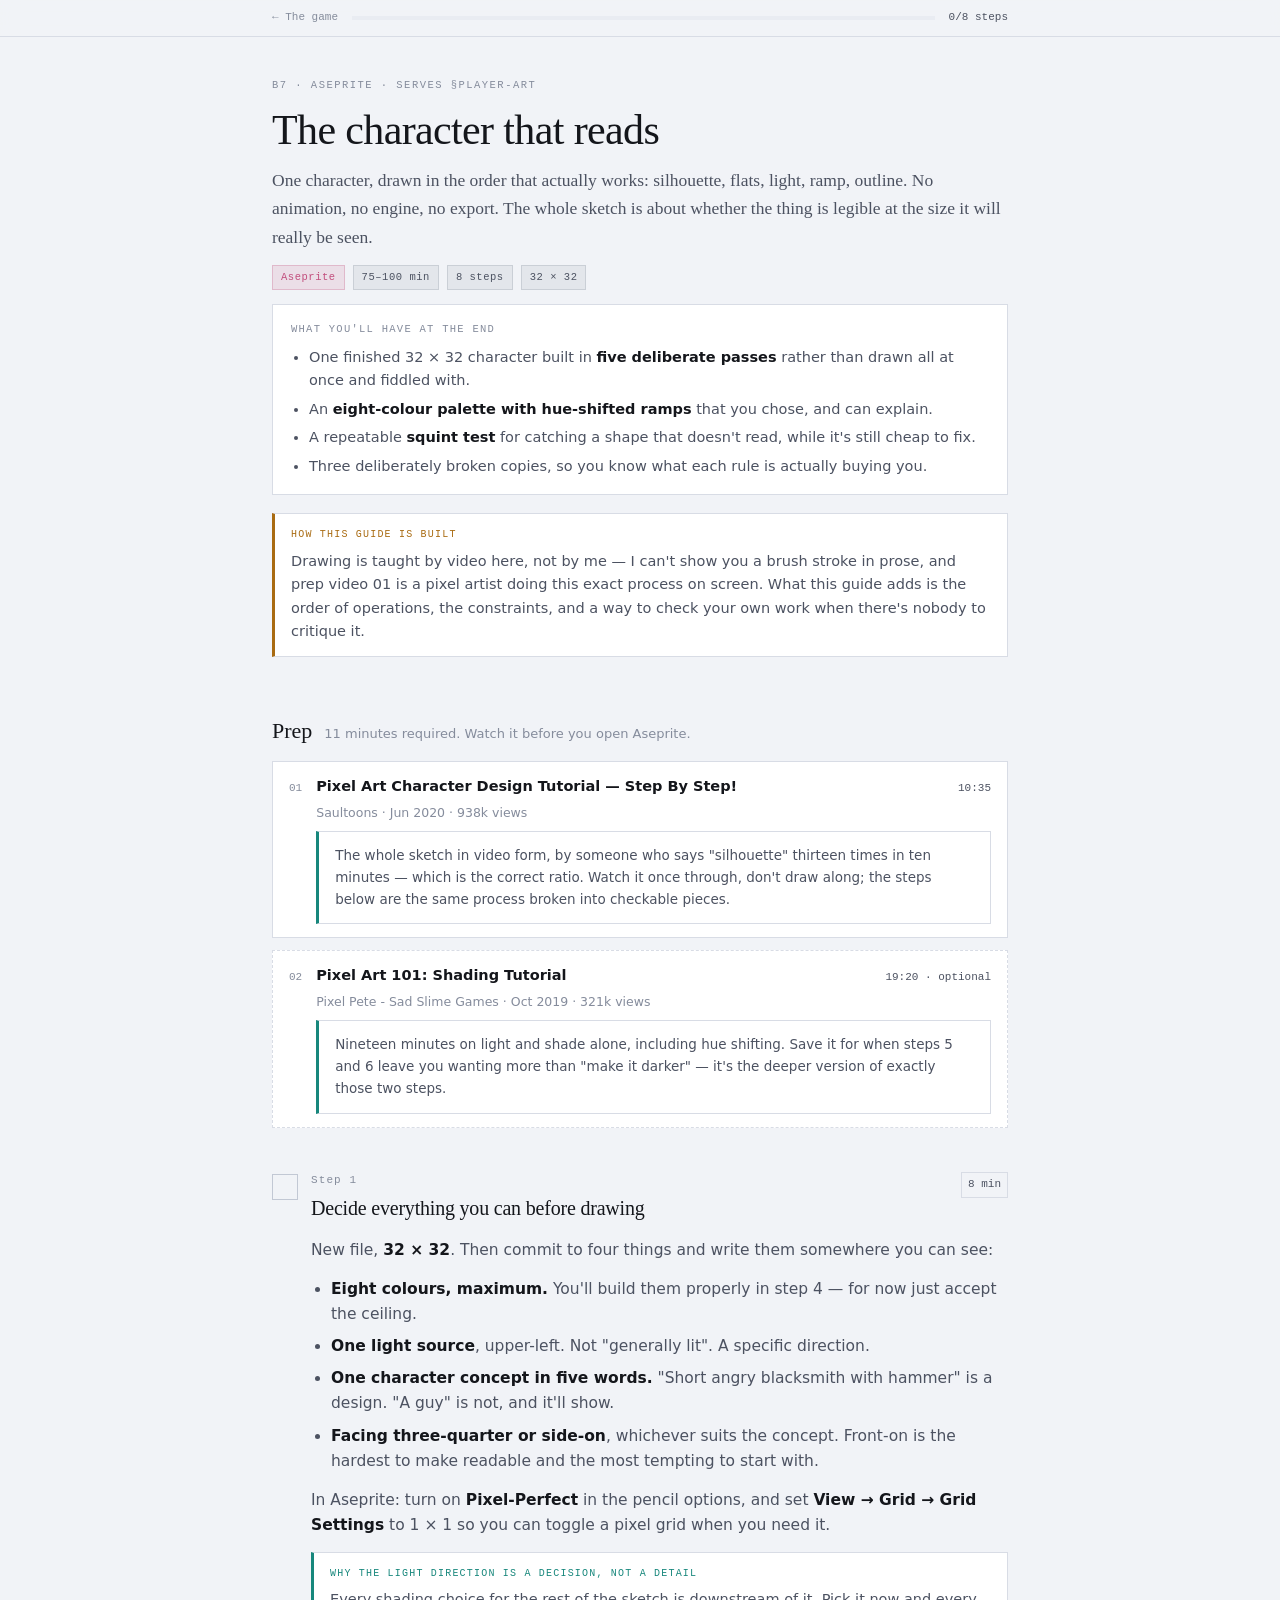
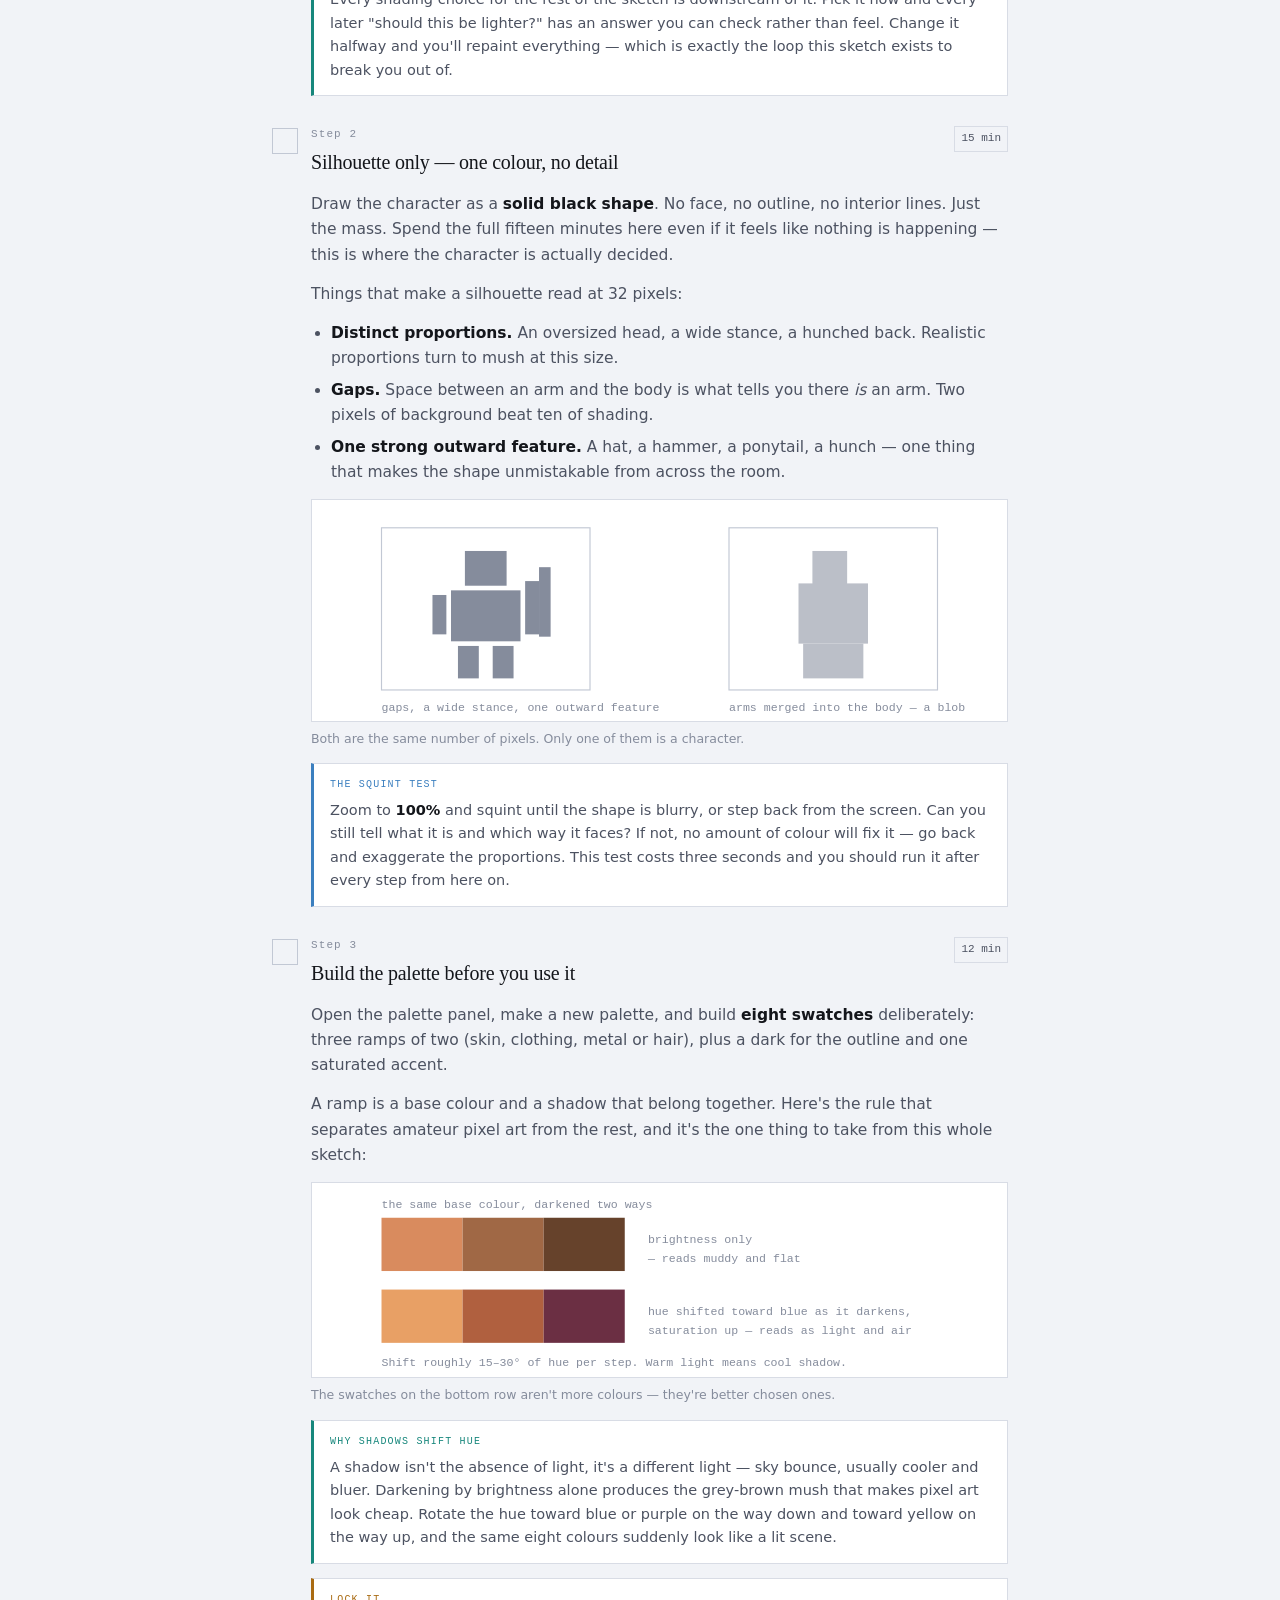
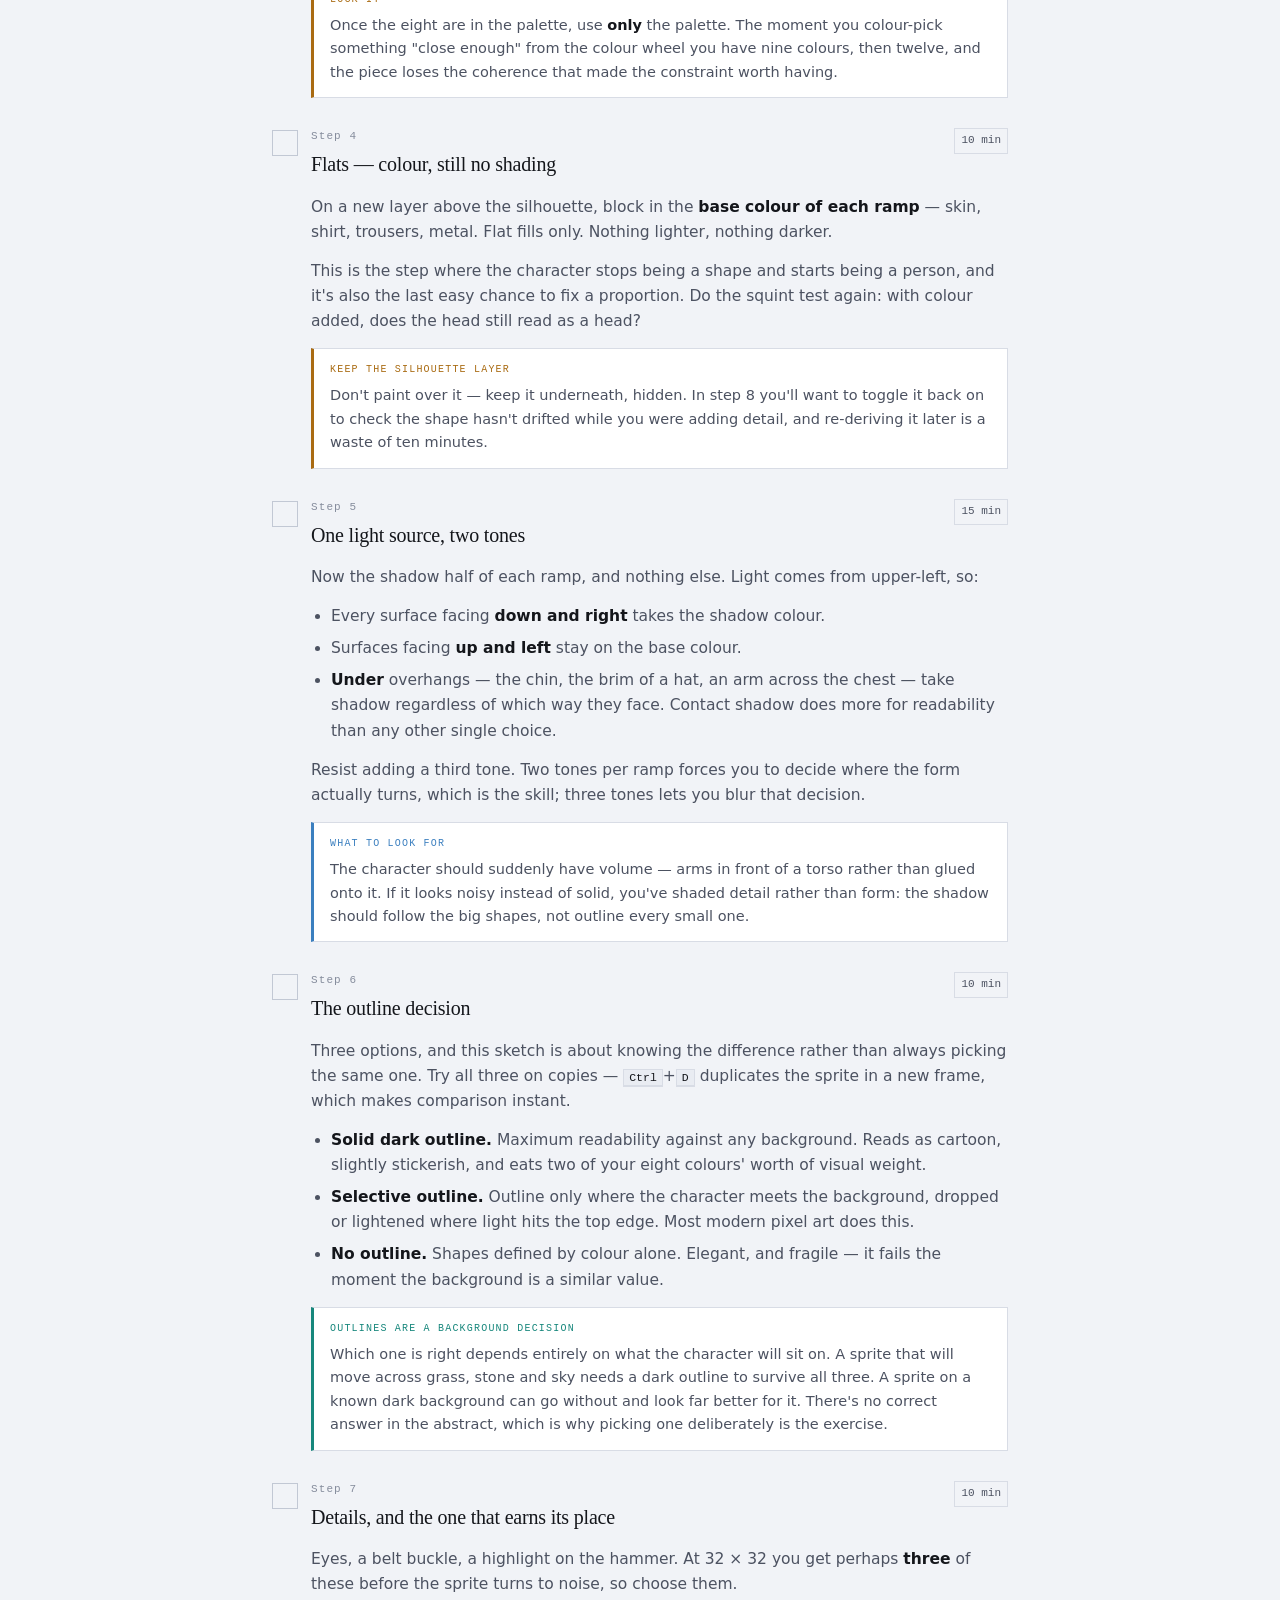
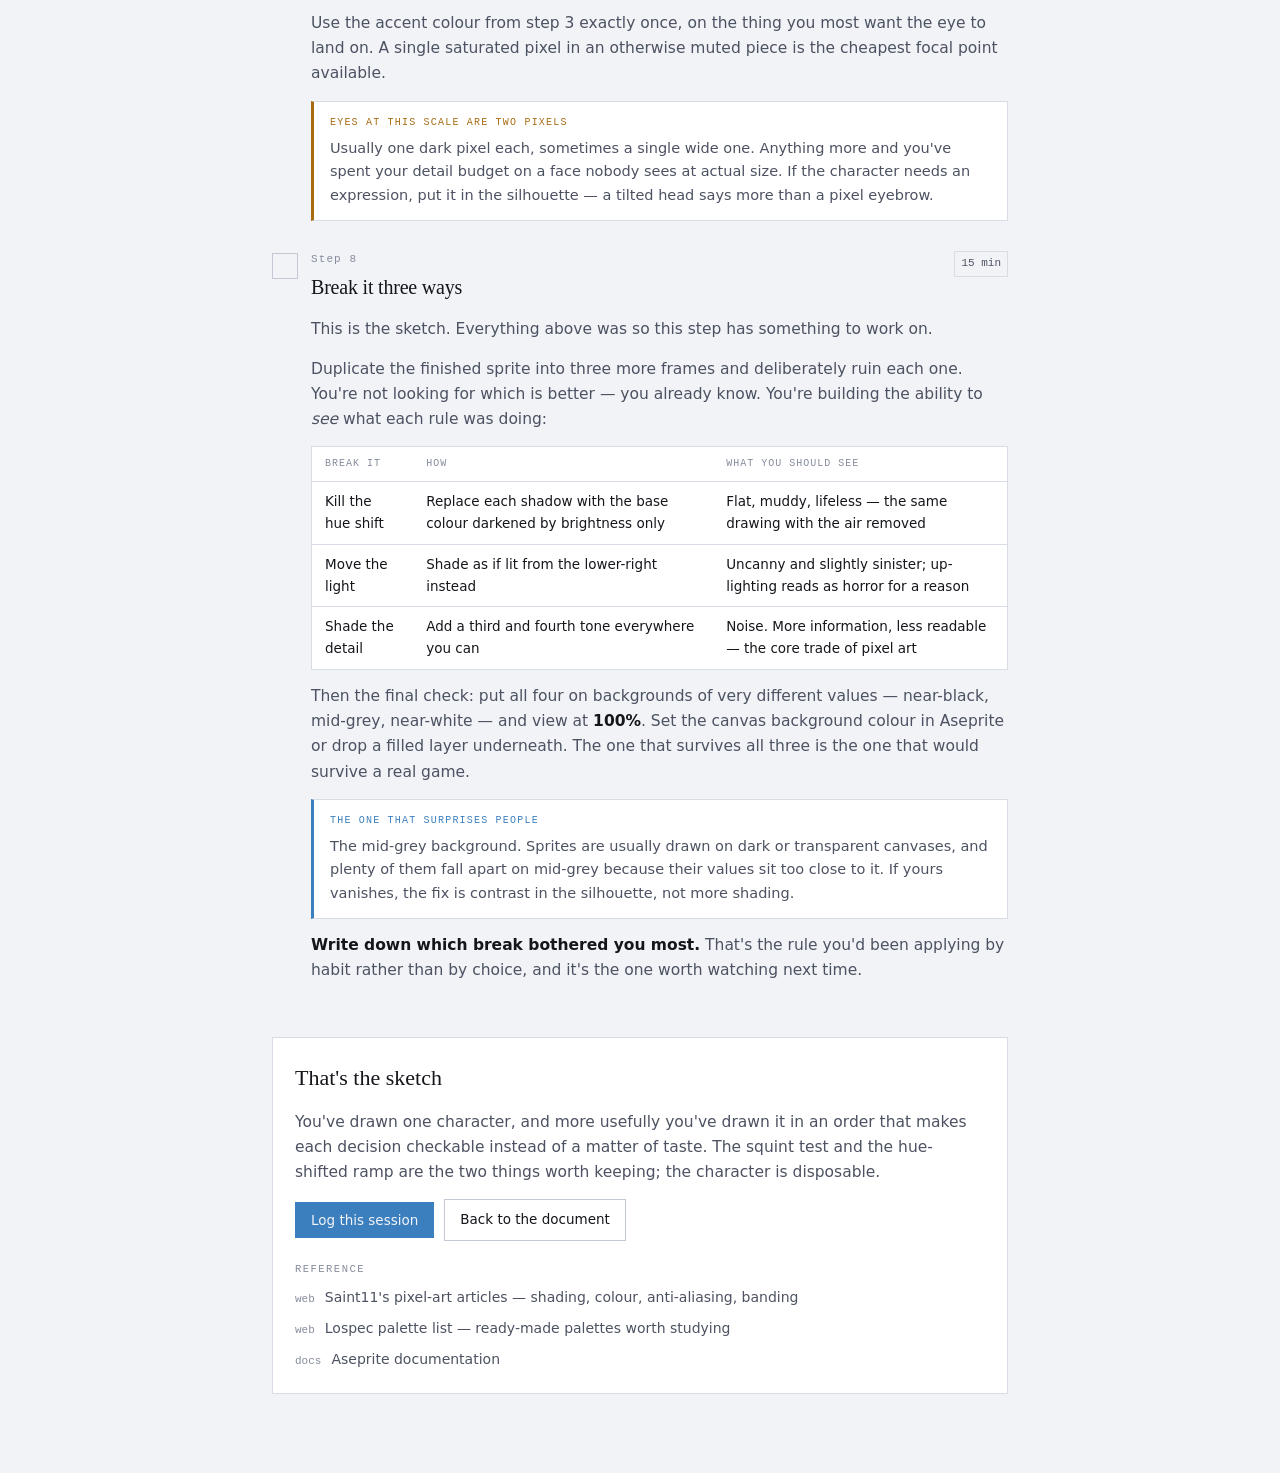
<file: guides/b7-character-that-reads.html>
<!DOCTYPE html>
<html lang="en">
<head>
<meta charset="utf-8" />
<meta name="viewport" content="width=device-width, initial-scale=1" />
<meta name="color-scheme" content="light dark" />
<meta name="description" content="Sketch B7 — draw a pixel-art character that reads clearly at actual size: silhouette first, a locked palette, one light source, and a hue-shifted ramp." />
<link rel="icon" href="data:image/svg+xml,%3Csvg xmlns='http://www.w3.org/2000/svg' viewBox='0 0 32 32'%3E%3Ctext y='26' font-size='26'%3E%F0%9F%8E%9B%EF%B8%8F%3C/text%3E%3C/svg%3E" />
<link rel="stylesheet" href="../assets/guide.css" />
<title>B7 · The character that reads — The Gamedev Sketchbook</title>
</head>

<body data-guide="b7-character-that-reads" data-sketch="B7">

<div class="rail">
  <div class="rail-inner">
    <a class="back" href="../">← The game</a>
    <span class="bar"><i></i></span>
    <span class="pct">0/8 steps</span>
  </div>
</div>

<div class="wrap">

  <header class="head">
    <span class="eyebrow">B7 · Aseprite · serves §player-art</span>
    <h1>The character that reads</h1>
    <p class="standfirst">One character, drawn in the order that actually works: silhouette, flats,
      light, ramp, outline. No animation, no engine, no export. The whole sketch is about whether the
      thing is legible at the size it will really be seen.</p>
    <div class="meta">
      <span class="pill" style="--tone: var(--c-aseprite)">Aseprite</span>
      <span class="pill">75–100 min</span>
      <span class="pill">8 steps</span>
      <span class="pill">32 × 32</span>
    </div>

    <div class="outcome">
      <h2>What you'll have at the end</h2>
      <ul>
        <li>One finished 32 × 32 character built in <b>five deliberate passes</b> rather than drawn
          all at once and fiddled with.</li>
        <li>An <b>eight-colour palette with hue-shifted ramps</b> that you chose, and can explain.</li>
        <li>A repeatable <b>squint test</b> for catching a shape that doesn't read, while it's still
          cheap to fix.</li>
        <li>Three deliberately broken copies, so you know what each rule is actually buying you.</li>
      </ul>
    </div>

    <div class="trap" style="margin-top:4px">
      <h4>How this guide is built</h4>
      <p>Drawing is taught by video here, not by me — I can't show you a brush stroke in prose, and
        prep video 01 is a pixel artist doing this exact process on screen. What this guide adds is the
        order of operations, the constraints, and a way to check your own work when there's nobody to
        critique it.</p>
    </div>
  </header>

  <section class="prep">
    <div class="prep-head">
      <h2>Prep</h2>
      <span>11 minutes required. Watch it before you open Aseprite.</span>
    </div>

    <a class="vid" href="https://www.youtube.com/watch?v=vXm5VjZA4Ys" target="_blank" rel="noopener noreferrer">
      <span class="n">01</span>
      <span class="t">Pixel Art Character Design Tutorial — Step By Step!</span>
      <span class="len">10:35</span>
      <span class="by">Saultoons · Jun 2020 · 938k views</span>
      <span class="why">The whole sketch in video form, by someone who says "silhouette" thirteen
        times in ten minutes — which is the correct ratio. Watch it once through, don't draw along;
        the steps below are the same process broken into checkable pieces.</span>
    </a>

    <a class="vid optional" href="https://www.youtube.com/watch?v=jO9ruYaCJmU" target="_blank" rel="noopener noreferrer">
      <span class="n">02</span>
      <span class="t">Pixel Art 101: Shading Tutorial</span>
      <span class="len">19:20 · optional</span>
      <span class="by">Pixel Pete - Sad Slime Games · Oct 2019 · 321k views</span>
      <span class="why">Nineteen minutes on light and shade alone, including hue shifting. Save it for
        when steps 5 and 6 leave you wanting more than "make it darker" — it's the deeper version of
        exactly those two steps.</span>
    </a>
  </section>

  <main class="steps">

    <section class="step" id="s1">
      <div class="step-head">
        <button class="step-check" type="button"><i></i><i></i><i></i><i></i></button>
        <div class="step-title"><span class="n">Step 1</span><h2>Decide everything you can before drawing</h2></div>
        <span class="step-time">8 min</span>
      </div>
      <div class="step-body">
        <p>New file, <b>32 × 32</b>. Then commit to four things and write them somewhere you can see:</p>
        <ul>
          <li><b>Eight colours, maximum.</b> You'll build them properly in step 4 — for now just accept
            the ceiling.</li>
          <li><b>One light source</b>, upper-left. Not "generally lit". A specific direction.</li>
          <li><b>One character concept in five words.</b> "Short angry blacksmith with hammer" is a
            design. "A guy" is not, and it'll show.</li>
          <li><b>Facing three-quarter or side-on</b>, whichever suits the concept. Front-on is the
            hardest to make readable and the most tempting to start with.</li>
        </ul>
        <p>In Aseprite: turn on <b>Pixel-Perfect</b> in the pencil options, and set <b>View → Grid →
          Grid Settings</b> to 1 × 1 so you can toggle a pixel grid when you need it.</p>

        <div class="why">
          <h4>Why the light direction is a decision, not a detail</h4>
          <p>Every shading choice for the rest of the sketch is downstream of it. Pick it now and every
            later "should this be lighter?" has an answer you can check rather than feel. Change it
            halfway and you'll repaint everything — which is exactly the loop this sketch exists to
            break you out of.</p>
        </div>
      </div>
    </section>

    <section class="step" id="s2">
      <div class="step-head">
        <button class="step-check" type="button"><i></i><i></i><i></i><i></i></button>
        <div class="step-title"><span class="n">Step 2</span><h2>Silhouette only — one colour, no detail</h2></div>
        <span class="step-time">15 min</span>
      </div>
      <div class="step-body">
        <p>Draw the character as a <b>solid black shape</b>. No face, no outline, no interior lines.
          Just the mass. Spend the full fifteen minutes here even if it feels like nothing is
          happening — this is where the character is actually decided.</p>
        <p>Things that make a silhouette read at 32 pixels:</p>
        <ul>
          <li><b>Distinct proportions.</b> An oversized head, a wide stance, a hunched back. Realistic
            proportions turn to mush at this size.</li>
          <li><b>Gaps.</b> Space between an arm and the body is what tells you there <em>is</em> an
            arm. Two pixels of background beat ten of shading.</li>
          <li><b>One strong outward feature.</b> A hat, a hammer, a ponytail, a hunch — one thing that
            makes the shape unmistakable from across the room.</li>
        </ul>

        <figure class="fig">
          <svg viewBox="0 0 600 190" role="img" aria-label="Two silhouettes side by side: one with clear gaps and distinct proportions, one with limbs merged into the body.">
            <g class="svg-line"><rect x="60" y="24" width="180" height="140" /><rect x="360" y="24" width="180" height="140" /></g>
            <g fill="currentColor" class="svg-ink">
              <rect x="132" y="44" width="36" height="30" /><rect x="120" y="78" width="60" height="44" />
              <rect x="104" y="82" width="12" height="34" /><rect x="184" y="70" width="12" height="46" />
              <rect x="126" y="126" width="18" height="28" /><rect x="156" y="126" width="18" height="28" />
              <rect x="196" y="58" width="10" height="60" />
            </g>
            <g fill="currentColor" class="svg-ink" opacity=".55">
              <rect x="432" y="44" width="30" height="30" /><rect x="420" y="72" width="60" height="52" />
              <rect x="424" y="124" width="52" height="30" />
            </g>
            <text class="svg-label" x="60" y="182">gaps, a wide stance, one outward feature</text>
            <text class="svg-label" x="360" y="182">arms merged into the body — a blob</text>
          </svg>
          <figcaption>Both are the same number of pixels. Only one of them is a character.</figcaption>
        </figure>

        <div class="feel">
          <h4>The squint test</h4>
          <p>Zoom to <b>100%</b> and squint until the shape is blurry, or step back from the screen.
            Can you still tell what it is and which way it faces? If not, no amount of colour will fix
            it — go back and exaggerate the proportions. This test costs three seconds and you should
            run it after every step from here on.</p>
        </div>
      </div>
    </section>

    <section class="step" id="s3">
      <div class="step-head">
        <button class="step-check" type="button"><i></i><i></i><i></i><i></i></button>
        <div class="step-title"><span class="n">Step 3</span><h2>Build the palette before you use it</h2></div>
        <span class="step-time">12 min</span>
      </div>
      <div class="step-body">
        <p>Open the palette panel, make a new palette, and build <b>eight swatches</b> deliberately:
          three ramps of two (skin, clothing, metal or hair), plus a dark for the outline and one
          saturated accent.</p>
        <p>A ramp is a base colour and a shadow that belong together. Here's the rule that separates
          amateur pixel art from the rest, and it's the one thing to take from this whole sketch:</p>

        <figure class="fig">
          <svg viewBox="0 0 600 168" role="img" aria-label="Two colour ramps: one darkened by reducing brightness only, one darkened with a hue shift toward blue and increased saturation.">
            <g>
              <rect x="60" y="30" width="70" height="46" fill="#d98b5e" /><rect x="130" y="30" width="70" height="46" fill="#a06845" />
              <rect x="200" y="30" width="70" height="46" fill="#66422b" />
            </g>
            <g>
              <rect x="60" y="92" width="70" height="46" fill="#e8a065" /><rect x="130" y="92" width="70" height="46" fill="#b0603f" />
              <rect x="200" y="92" width="70" height="46" fill="#6b2f43" />
            </g>
            <text class="svg-label" x="290" y="52">brightness only</text>
            <text class="svg-label" x="290" y="68">— reads muddy and flat</text>
            <text class="svg-label" x="290" y="114">hue shifted toward blue as it darkens,</text>
            <text class="svg-label" x="290" y="130">saturation up — reads as light and air</text>
            <text class="svg-label" x="60" y="22">the same base colour, darkened two ways</text>
            <text class="svg-label" x="60" y="158">Shift roughly 15–30° of hue per step. Warm light means cool shadow.</text>
          </svg>
          <figcaption>The swatches on the bottom row aren't more colours — they're better chosen ones.</figcaption>
        </figure>

        <div class="why">
          <h4>Why shadows shift hue</h4>
          <p>A shadow isn't the absence of light, it's a different light — sky bounce, usually cooler
            and bluer. Darkening by brightness alone produces the grey-brown mush that makes pixel art
            look cheap. Rotate the hue toward blue or purple on the way down and toward yellow on the
            way up, and the same eight colours suddenly look like a lit scene.</p>
        </div>

        <div class="trap">
          <h4>Lock it</h4>
          <p>Once the eight are in the palette, use <b>only</b> the palette. The moment you colour-pick
            something "close enough" from the colour wheel you have nine colours, then twelve, and the
            piece loses the coherence that made the constraint worth having.</p>
        </div>
      </div>
    </section>

    <section class="step" id="s4">
      <div class="step-head">
        <button class="step-check" type="button"><i></i><i></i><i></i><i></i></button>
        <div class="step-title"><span class="n">Step 4</span><h2>Flats — colour, still no shading</h2></div>
        <span class="step-time">10 min</span>
      </div>
      <div class="step-body">
        <p>On a new layer above the silhouette, block in the <b>base colour of each ramp</b> — skin,
          shirt, trousers, metal. Flat fills only. Nothing lighter, nothing darker.</p>
        <p>This is the step where the character stops being a shape and starts being a person, and
          it's also the last easy chance to fix a proportion. Do the squint test again: with colour
          added, does the head still read as a head?</p>

        <div class="trap">
          <h4>Keep the silhouette layer</h4>
          <p>Don't paint over it — keep it underneath, hidden. In step 8 you'll want to toggle it back
            on to check the shape hasn't drifted while you were adding detail, and re-deriving it later
            is a waste of ten minutes.</p>
        </div>
      </div>
    </section>

    <section class="step" id="s5">
      <div class="step-head">
        <button class="step-check" type="button"><i></i><i></i><i></i><i></i></button>
        <div class="step-title"><span class="n">Step 5</span><h2>One light source, two tones</h2></div>
        <span class="step-time">15 min</span>
      </div>
      <div class="step-body">
        <p>Now the shadow half of each ramp, and nothing else. Light comes from upper-left, so:</p>
        <ul>
          <li>Every surface facing <b>down and right</b> takes the shadow colour.</li>
          <li>Surfaces facing <b>up and left</b> stay on the base colour.</li>
          <li><b>Under</b> overhangs — the chin, the brim of a hat, an arm across the chest — take
            shadow regardless of which way they face. Contact shadow does more for readability than
            any other single choice.</li>
        </ul>
        <p>Resist adding a third tone. Two tones per ramp forces you to decide where the form actually
          turns, which is the skill; three tones lets you blur that decision.</p>

        <div class="feel">
          <h4>What to look for</h4>
          <p>The character should suddenly have volume — arms in front of a torso rather than glued
            onto it. If it looks noisy instead of solid, you've shaded detail rather than form: the
            shadow should follow the big shapes, not outline every small one.</p>
        </div>
      </div>
    </section>

    <section class="step" id="s6">
      <div class="step-head">
        <button class="step-check" type="button"><i></i><i></i><i></i><i></i></button>
        <div class="step-title"><span class="n">Step 6</span><h2>The outline decision</h2></div>
        <span class="step-time">10 min</span>
      </div>
      <div class="step-body">
        <p>Three options, and this sketch is about knowing the difference rather than always picking
          the same one. Try all three on copies — <kbd>Ctrl</kbd>+<kbd>D</kbd> duplicates the sprite in
          a new frame, which makes comparison instant.</p>
        <ul>
          <li><b>Solid dark outline.</b> Maximum readability against any background. Reads as cartoon,
            slightly stickerish, and eats two of your eight colours' worth of visual weight.</li>
          <li><b>Selective outline.</b> Outline only where the character meets the background, dropped
            or lightened where light hits the top edge. Most modern pixel art does this.</li>
          <li><b>No outline.</b> Shapes defined by colour alone. Elegant, and fragile — it fails the
            moment the background is a similar value.</li>
        </ul>

        <div class="why">
          <h4>Outlines are a background decision</h4>
          <p>Which one is right depends entirely on what the character will sit on. A sprite that will
            move across grass, stone and sky needs a dark outline to survive all three. A sprite on a
            known dark background can go without and look far better for it. There's no correct answer
            in the abstract, which is why picking one deliberately is the exercise.</p>
        </div>
      </div>
    </section>

    <section class="step" id="s7">
      <div class="step-head">
        <button class="step-check" type="button"><i></i><i></i><i></i><i></i></button>
        <div class="step-title"><span class="n">Step 7</span><h2>Details, and the one that earns its place</h2></div>
        <span class="step-time">10 min</span>
      </div>
      <div class="step-body">
        <p>Eyes, a belt buckle, a highlight on the hammer. At 32 × 32 you get perhaps <b>three</b> of
          these before the sprite turns to noise, so choose them.</p>
        <p>Use the accent colour from step 3 exactly once, on the thing you most want the eye to land
          on. A single saturated pixel in an otherwise muted piece is the cheapest focal point
          available.</p>

        <div class="trap">
          <h4>Eyes at this scale are two pixels</h4>
          <p>Usually one dark pixel each, sometimes a single wide one. Anything more and you've spent
            your detail budget on a face nobody sees at actual size. If the character needs an
            expression, put it in the silhouette — a tilted head says more than a pixel eyebrow.</p>
        </div>
      </div>
    </section>

    <section class="step" id="s8">
      <div class="step-head">
        <button class="step-check" type="button"><i></i><i></i><i></i><i></i></button>
        <div class="step-title"><span class="n">Step 8</span><h2>Break it three ways</h2></div>
        <span class="step-time">15 min</span>
      </div>
      <div class="step-body">
        <p>This is the sketch. Everything above was so this step has something to work on.</p>
        <p>Duplicate the finished sprite into three more frames and deliberately ruin each one. You're
          not looking for which is better — you already know. You're building the ability to
          <em>see</em> what each rule was doing:</p>

        <div class="tablewrap">
          <table>
            <thead><tr><th>Break it</th><th>How</th><th>What you should see</th></tr></thead>
            <tbody>
              <tr><td>Kill the hue shift</td><td>Replace each shadow with the base colour darkened by brightness only</td><td>Flat, muddy, lifeless — the same drawing with the air removed</td></tr>
              <tr><td>Move the light</td><td>Shade as if lit from the lower-right instead</td><td>Uncanny and slightly sinister; up-lighting reads as horror for a reason</td></tr>
              <tr><td>Shade the detail</td><td>Add a third and fourth tone everywhere you can</td><td>Noise. More information, less readable — the core trade of pixel art</td></tr>
            </tbody>
          </table>
        </div>

        <p>Then the final check: put all four on backgrounds of very different values — near-black,
          mid-grey, near-white — and view at <b>100%</b>. Set the canvas background colour in Aseprite
          or drop a filled layer underneath. The one that survives all three is the one that would
          survive a real game.</p>

        <div class="feel">
          <h4>The one that surprises people</h4>
          <p>The mid-grey background. Sprites are usually drawn on dark or transparent canvases, and
            plenty of them fall apart on mid-grey because their values sit too close to it. If yours
            vanishes, the fix is contrast in the silhouette, not more shading.</p>
        </div>

        <p><b>Write down which break bothered you most.</b> That's the rule you'd been applying by
          habit rather than by choice, and it's the one worth watching next time.</p>
      </div>
    </section>

  </main>

  <footer class="done">
    <h2>That's the sketch</h2>
    <p>You've drawn one character, and more usefully you've drawn it in an order that makes each
      decision checkable instead of a matter of taste. The squint test and the hue-shifted ramp are
      the two things worth keeping; the character is disposable.</p>

    <p data-when-finished hidden><b>All eight steps done.</b> Log the session and it'll show up on the
      sketchbook with today's date.</p>

    <div class="actions">
      <button class="btn" type="button" id="logSession">Log this session</button>
      <a class="btn ghost" href="../">Back to the document</a>
      <span class="logmsg" id="logMsg"></span>
    </div>

    <div class="next" style="margin-top:6px">
      <span class="eyebrow">Reference</span>
      <a href="https://saint11.art/pixel_articles/" target="_blank" rel="noopener noreferrer"><span class="id">web</span><span>Saint11's pixel-art articles — shading, colour, anti-aliasing, banding</span></a>
      <a href="https://lospec.com/palette-list" target="_blank" rel="noopener noreferrer"><span class="id">web</span><span>Lospec palette list — ready-made palettes worth studying</span></a>
      <a href="https://www.aseprite.org/docs/" target="_blank" rel="noopener noreferrer"><span class="id">docs</span><span>Aseprite documentation</span></a>
    </div>
  </footer>

</div>

<script src="../assets/guide.js"></script>
</body>
</html>
</file>
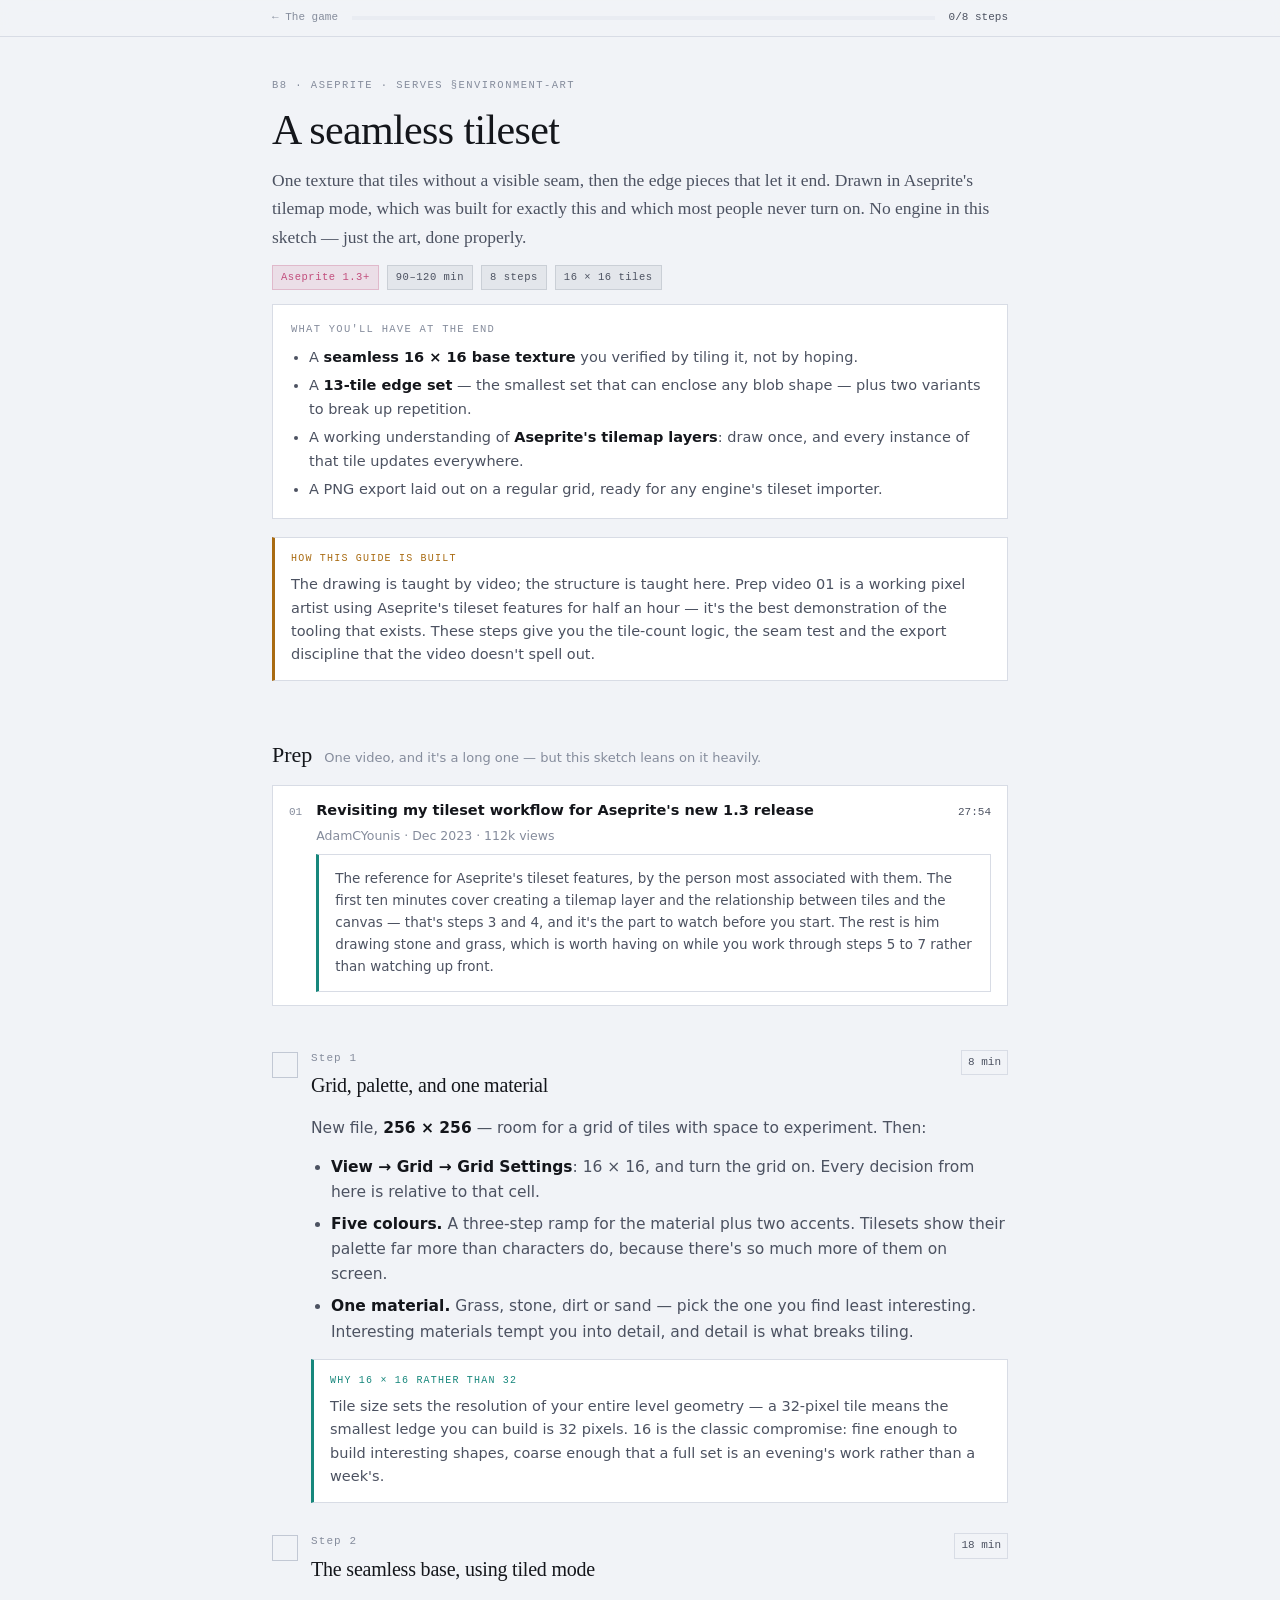
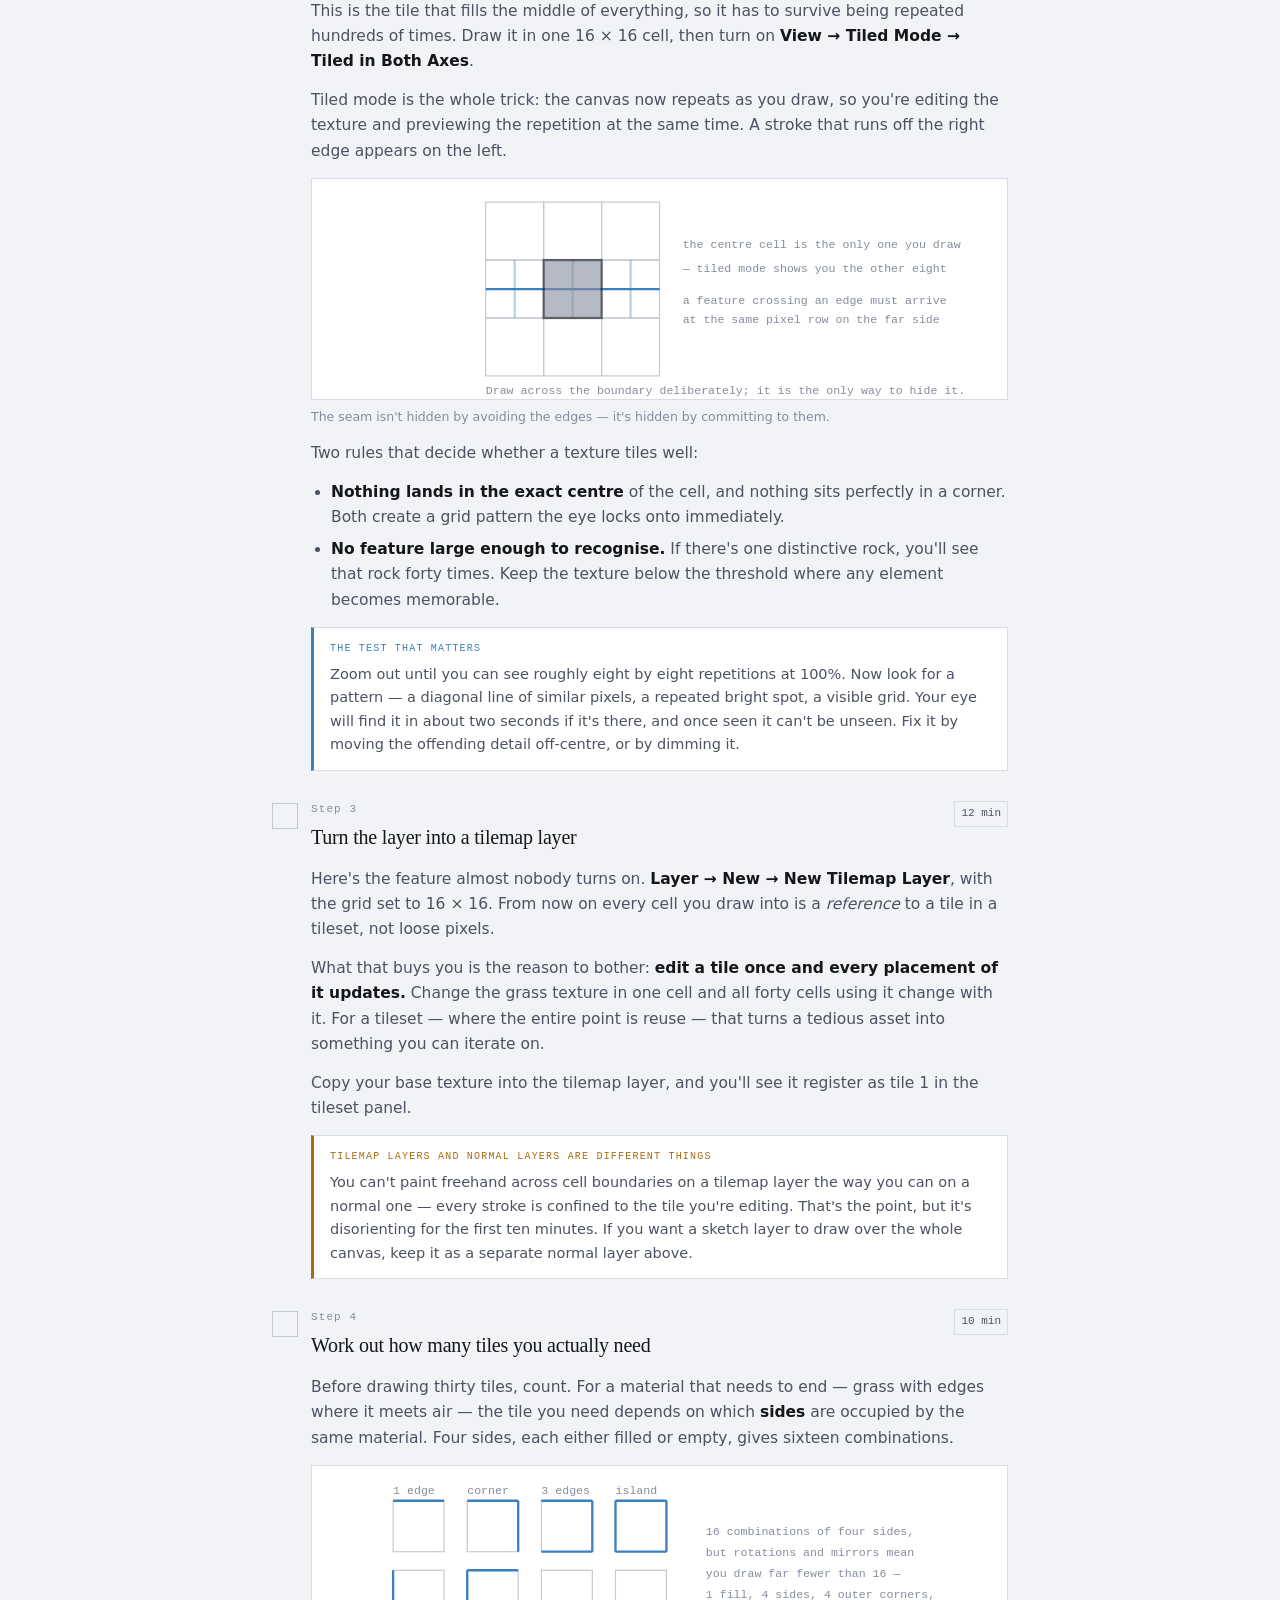
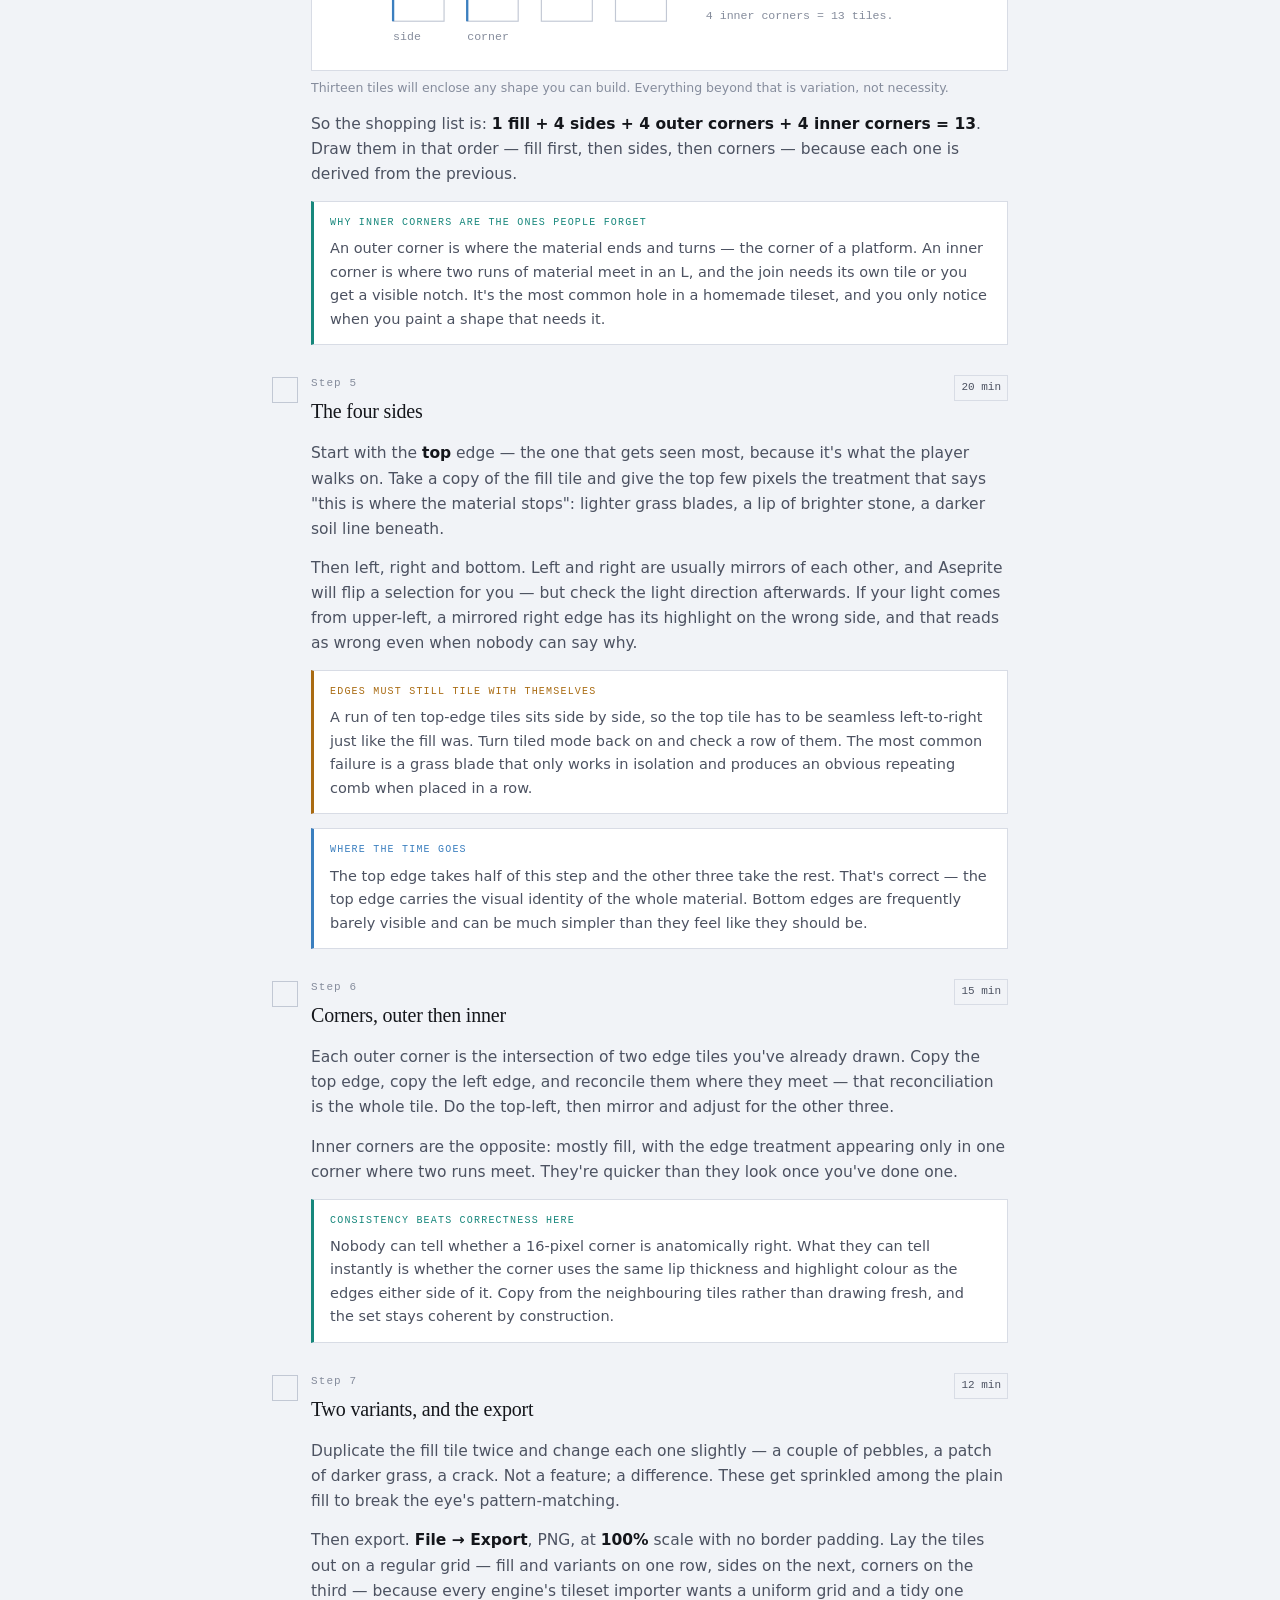
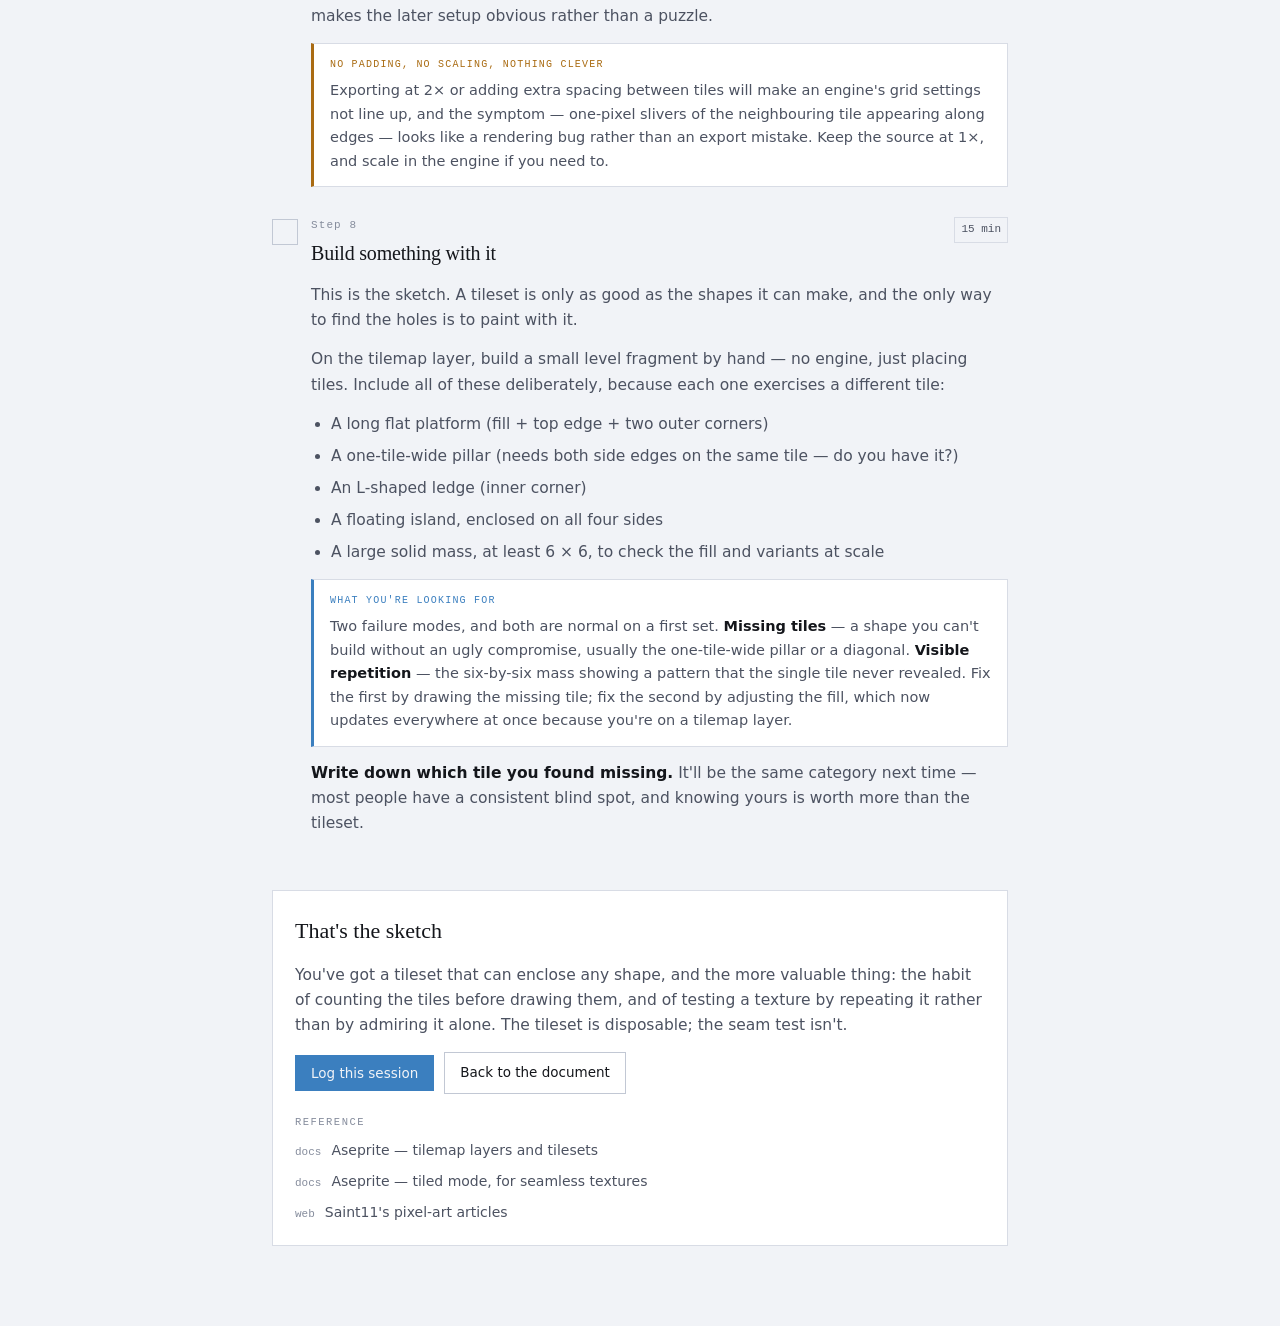
<file: guides/b8-seamless-tileset.html>
<!DOCTYPE html>
<html lang="en">
<head>
<meta charset="utf-8" />
<meta name="viewport" content="width=device-width, initial-scale=1" />
<meta name="color-scheme" content="light dark" />
<meta name="description" content="Sketch B8 — draw a seamless texture and a small edge-aware tileset in Aseprite's tilemap mode, ready to import into an engine." />
<link rel="icon" href="data:image/svg+xml,%3Csvg xmlns='http://www.w3.org/2000/svg' viewBox='0 0 32 32'%3E%3Ctext y='26' font-size='26'%3E%F0%9F%8E%9B%EF%B8%8F%3C/text%3E%3C/svg%3E" />
<link rel="stylesheet" href="../assets/guide.css" />
<title>B8 · A seamless tileset — The Gamedev Sketchbook</title>
</head>

<body data-guide="b8-seamless-tileset" data-sketch="B8">

<div class="rail">
  <div class="rail-inner">
    <a class="back" href="../">← The game</a>
    <span class="bar"><i></i></span>
    <span class="pct">0/8 steps</span>
  </div>
</div>

<div class="wrap">

  <header class="head">
    <span class="eyebrow">B8 · Aseprite · serves §environment-art</span>
    <h1>A seamless tileset</h1>
    <p class="standfirst">One texture that tiles without a visible seam, then the edge pieces that let
      it end. Drawn in Aseprite's tilemap mode, which was built for exactly this and which most people
      never turn on. No engine in this sketch — just the art, done properly.</p>
    <div class="meta">
      <span class="pill" style="--tone: var(--c-aseprite)">Aseprite 1.3+</span>
      <span class="pill">90–120 min</span>
      <span class="pill">8 steps</span>
      <span class="pill">16 × 16 tiles</span>
    </div>

    <div class="outcome">
      <h2>What you'll have at the end</h2>
      <ul>
        <li>A <b>seamless 16 × 16 base texture</b> you verified by tiling it, not by hoping.</li>
        <li>A <b>13-tile edge set</b> — the smallest set that can enclose any blob shape — plus two
          variants to break up repetition.</li>
        <li>A working understanding of <b>Aseprite's tilemap layers</b>: draw once, and every instance
          of that tile updates everywhere.</li>
        <li>A PNG export laid out on a regular grid, ready for any engine's tileset importer.</li>
      </ul>
    </div>

    <div class="trap" style="margin-top:4px">
      <h4>How this guide is built</h4>
      <p>The drawing is taught by video; the structure is taught here. Prep video 01 is a working
        pixel artist using Aseprite's tileset features for half an hour — it's the best demonstration
        of the tooling that exists. These steps give you the tile-count logic, the seam test and the
        export discipline that the video doesn't spell out.</p>
    </div>
  </header>

  <section class="prep">
    <div class="prep-head">
      <h2>Prep</h2>
      <span>One video, and it's a long one — but this sketch leans on it heavily.</span>
    </div>

    <a class="vid" href="https://www.youtube.com/watch?v=_onhfikMN8k" target="_blank" rel="noopener noreferrer">
      <span class="n">01</span>
      <span class="t">Revisiting my tileset workflow for Aseprite's new 1.3 release</span>
      <span class="len">27:54</span>
      <span class="by">AdamCYounis · Dec 2023 · 112k views</span>
      <span class="why">The reference for Aseprite's tileset features, by the person most associated
        with them. The first ten minutes cover creating a tilemap layer and the relationship between
        tiles and the canvas — that's steps 3 and 4, and it's the part to watch before you start. The
        rest is him drawing stone and grass, which is worth having on while you work through steps 5
        to 7 rather than watching up front.</span>
    </a>
  </section>

  <main class="steps">

    <section class="step" id="s1">
      <div class="step-head">
        <button class="step-check" type="button"><i></i><i></i><i></i><i></i></button>
        <div class="step-title"><span class="n">Step 1</span><h2>Grid, palette, and one material</h2></div>
        <span class="step-time">8 min</span>
      </div>
      <div class="step-body">
        <p>New file, <b>256 × 256</b> — room for a grid of tiles with space to experiment. Then:</p>
        <ul>
          <li><b>View → Grid → Grid Settings</b>: 16 × 16, and turn the grid on. Every decision from
            here is relative to that cell.</li>
          <li><b>Five colours.</b> A three-step ramp for the material plus two accents. Tilesets show
            their palette far more than characters do, because there's so much more of them on screen.</li>
          <li><b>One material.</b> Grass, stone, dirt or sand — pick the one you find least
            interesting. Interesting materials tempt you into detail, and detail is what breaks tiling.</li>
        </ul>

        <div class="why">
          <h4>Why 16 × 16 rather than 32</h4>
          <p>Tile size sets the resolution of your entire level geometry — a 32-pixel tile means the
            smallest ledge you can build is 32 pixels. 16 is the classic compromise: fine enough to
            build interesting shapes, coarse enough that a full set is an evening's work rather than a
            week's.</p>
        </div>
      </div>
    </section>

    <section class="step" id="s2">
      <div class="step-head">
        <button class="step-check" type="button"><i></i><i></i><i></i><i></i></button>
        <div class="step-title"><span class="n">Step 2</span><h2>The seamless base, using tiled mode</h2></div>
        <span class="step-time">18 min</span>
      </div>
      <div class="step-body">
        <p>This is the tile that fills the middle of everything, so it has to survive being repeated
          hundreds of times. Draw it in one 16 × 16 cell, then turn on <b>View → Tiled Mode → Tiled in
          Both Axes</b>.</p>
        <p>Tiled mode is the whole trick: the canvas now repeats as you draw, so you're editing the
          texture and previewing the repetition at the same time. A stroke that runs off the right edge
          appears on the left.</p>

        <figure class="fig">
          <svg viewBox="0 0 600 190" role="img" aria-label="A tile repeated in a three by three grid, showing how edge features must continue across the seam.">
            <g class="svg-line">
              <rect x="150" y="20" width="50" height="50" /><rect x="200" y="20" width="50" height="50" /><rect x="250" y="20" width="50" height="50" />
              <rect x="150" y="70" width="50" height="50" /><rect x="200" y="70" width="50" height="50" /><rect x="250" y="70" width="50" height="50" />
              <rect x="150" y="120" width="50" height="50" /><rect x="200" y="120" width="50" height="50" /><rect x="250" y="120" width="50" height="50" />
            </g>
            <g class="svg-plot">
              <path d="M150,95 L200,95 M200,95 L250,95 M250,95 L300,95" />
              <path d="M175,70 L175,120 M225,70 L225,120 M275,70 L275,120" opacity=".35" />
            </g>
            <rect x="200" y="70" width="50" height="50" fill="none" stroke="currentColor" class="svg-ink" stroke-width="2" opacity=".6" />
            <text class="svg-label" x="320" y="60">the centre cell is the only one you draw</text>
            <text class="svg-label" x="320" y="80">— tiled mode shows you the other eight</text>
            <text class="svg-label" x="320" y="108">a feature crossing an edge must arrive</text>
            <text class="svg-label" x="320" y="124">at the same pixel row on the far side</text>
            <text class="svg-label" x="150" y="186">Draw across the boundary deliberately; it is the only way to hide it.</text>
          </svg>
          <figcaption>The seam isn't hidden by avoiding the edges — it's hidden by committing to them.</figcaption>
        </figure>

        <p>Two rules that decide whether a texture tiles well:</p>
        <ul>
          <li><b>Nothing lands in the exact centre</b> of the cell, and nothing sits perfectly in a
            corner. Both create a grid pattern the eye locks onto immediately.</li>
          <li><b>No feature large enough to recognise.</b> If there's one distinctive rock, you'll see
            that rock forty times. Keep the texture below the threshold where any element becomes
            memorable.</li>
        </ul>

        <div class="feel">
          <h4>The test that matters</h4>
          <p>Zoom out until you can see roughly eight by eight repetitions at 100%. Now look for a
            pattern — a diagonal line of similar pixels, a repeated bright spot, a visible grid. Your
            eye will find it in about two seconds if it's there, and once seen it can't be unseen. Fix
            it by moving the offending detail off-centre, or by dimming it.</p>
        </div>
      </div>
    </section>

    <section class="step" id="s3">
      <div class="step-head">
        <button class="step-check" type="button"><i></i><i></i><i></i><i></i></button>
        <div class="step-title"><span class="n">Step 3</span><h2>Turn the layer into a tilemap layer</h2></div>
        <span class="step-time">12 min</span>
      </div>
      <div class="step-body">
        <p>Here's the feature almost nobody turns on. <b>Layer → New → New Tilemap Layer</b>, with the
          grid set to 16 × 16. From now on every cell you draw into is a <em>reference</em> to a tile in
          a tileset, not loose pixels.</p>
        <p>What that buys you is the reason to bother: <b>edit a tile once and every placement of it
          updates.</b> Change the grass texture in one cell and all forty cells using it change with it.
          For a tileset — where the entire point is reuse — that turns a tedious asset into something
          you can iterate on.</p>
        <p>Copy your base texture into the tilemap layer, and you'll see it register as tile 1 in the
          tileset panel.</p>

        <div class="trap">
          <h4>Tilemap layers and normal layers are different things</h4>
          <p>You can't paint freehand across cell boundaries on a tilemap layer the way you can on a
            normal one — every stroke is confined to the tile you're editing. That's the point, but
            it's disorienting for the first ten minutes. If you want a sketch layer to draw over the
            whole canvas, keep it as a separate normal layer above.</p>
        </div>
      </div>
    </section>

    <section class="step" id="s4">
      <div class="step-head">
        <button class="step-check" type="button"><i></i><i></i><i></i><i></i></button>
        <div class="step-title"><span class="n">Step 4</span><h2>Work out how many tiles you actually need</h2></div>
        <span class="step-time">10 min</span>
      </div>
      <div class="step-body">
        <p>Before drawing thirty tiles, count. For a material that needs to end — grass with edges
          where it meets air — the tile you need depends on which <b>sides</b> are occupied by the same
          material. Four sides, each either filled or empty, gives sixteen combinations.</p>

        <figure class="fig">
          <svg viewBox="0 0 600 176" role="img" aria-label="A grid showing the sixteen side combinations that produce the thirteen distinct edge tiles plus corners.">
            <g class="svg-line">
              <rect x="70" y="30" width="44" height="44" /><rect x="134" y="30" width="44" height="44" /><rect x="198" y="30" width="44" height="44" /><rect x="262" y="30" width="44" height="44" />
              <rect x="70" y="90" width="44" height="44" /><rect x="134" y="90" width="44" height="44" /><rect x="198" y="90" width="44" height="44" /><rect x="262" y="90" width="44" height="44" />
            </g>
            <g class="svg-plot" stroke-width="3">
              <path d="M70,30 L114,30" /><path d="M134,30 L178,30 M178,30 L178,74" />
              <path d="M198,30 L242,30 M242,30 L242,74 M198,74 L242,74" />
              <path d="M262,30 L306,30 M306,30 L306,74 M262,74 L306,74 M262,30 L262,74" />
              <path d="M70,90 L70,134" /><path d="M134,90 L178,90 M134,90 L134,134" />
            </g>
            <text class="svg-label" x="70" y="24">1 edge</text>
            <text class="svg-label" x="134" y="24">corner</text>
            <text class="svg-label" x="198" y="24">3 edges</text>
            <text class="svg-label" x="262" y="24">island</text>
            <text class="svg-label" x="70" y="150">side</text>
            <text class="svg-label" x="134" y="150">corner</text>
            <text class="svg-label" x="340" y="60">16 combinations of four sides,</text>
            <text class="svg-label" x="340" y="78">but rotations and mirrors mean</text>
            <text class="svg-label" x="340" y="96">you draw far fewer than 16 —</text>
            <text class="svg-label" x="340" y="114">1 fill, 4 sides, 4 outer corners,</text>
            <text class="svg-label" x="340" y="132">4 inner corners = 13 tiles.</text>
          </svg>
          <figcaption>Thirteen tiles will enclose any shape you can build. Everything beyond that is variation, not necessity.</figcaption>
        </figure>

        <p>So the shopping list is: <b>1 fill + 4 sides + 4 outer corners + 4 inner corners = 13</b>.
          Draw them in that order — fill first, then sides, then corners — because each one is derived
          from the previous.</p>

        <div class="why">
          <h4>Why inner corners are the ones people forget</h4>
          <p>An outer corner is where the material ends and turns — the corner of a platform. An inner
            corner is where two runs of material meet in an L, and the join needs its own tile or you
            get a visible notch. It's the most common hole in a homemade tileset, and you only notice
            when you paint a shape that needs it.</p>
        </div>
      </div>
    </section>

    <section class="step" id="s5">
      <div class="step-head">
        <button class="step-check" type="button"><i></i><i></i><i></i><i></i></button>
        <div class="step-title"><span class="n">Step 5</span><h2>The four sides</h2></div>
        <span class="step-time">20 min</span>
      </div>
      <div class="step-body">
        <p>Start with the <b>top</b> edge — the one that gets seen most, because it's what the player
          walks on. Take a copy of the fill tile and give the top few pixels the treatment that says
          "this is where the material stops": lighter grass blades, a lip of brighter stone, a darker
          soil line beneath.</p>
        <p>Then left, right and bottom. Left and right are usually mirrors of each other, and Aseprite
          will flip a selection for you — but check the light direction afterwards. If your light comes
          from upper-left, a mirrored right edge has its highlight on the wrong side, and that reads as
          wrong even when nobody can say why.</p>

        <div class="trap">
          <h4>Edges must still tile with themselves</h4>
          <p>A run of ten top-edge tiles sits side by side, so the top tile has to be seamless
            left-to-right just like the fill was. Turn tiled mode back on and check a row of them. The
            most common failure is a grass blade that only works in isolation and produces an obvious
            repeating comb when placed in a row.</p>
        </div>

        <div class="feel">
          <h4>Where the time goes</h4>
          <p>The top edge takes half of this step and the other three take the rest. That's correct —
            the top edge carries the visual identity of the whole material. Bottom edges are frequently
            barely visible and can be much simpler than they feel like they should be.</p>
        </div>
      </div>
    </section>

    <section class="step" id="s6">
      <div class="step-head">
        <button class="step-check" type="button"><i></i><i></i><i></i><i></i></button>
        <div class="step-title"><span class="n">Step 6</span><h2>Corners, outer then inner</h2></div>
        <span class="step-time">15 min</span>
      </div>
      <div class="step-body">
        <p>Each outer corner is the intersection of two edge tiles you've already drawn. Copy the top
          edge, copy the left edge, and reconcile them where they meet — that reconciliation is the
          whole tile. Do the top-left, then mirror and adjust for the other three.</p>
        <p>Inner corners are the opposite: mostly fill, with the edge treatment appearing only in one
          corner where two runs meet. They're quicker than they look once you've done one.</p>

        <div class="why">
          <h4>Consistency beats correctness here</h4>
          <p>Nobody can tell whether a 16-pixel corner is anatomically right. What they can tell
            instantly is whether the corner uses the same lip thickness and highlight colour as the
            edges either side of it. Copy from the neighbouring tiles rather than drawing fresh, and
            the set stays coherent by construction.</p>
        </div>
      </div>
    </section>

    <section class="step" id="s7">
      <div class="step-head">
        <button class="step-check" type="button"><i></i><i></i><i></i><i></i></button>
        <div class="step-title"><span class="n">Step 7</span><h2>Two variants, and the export</h2></div>
        <span class="step-time">12 min</span>
      </div>
      <div class="step-body">
        <p>Duplicate the fill tile twice and change each one slightly — a couple of pebbles, a patch of
          darker grass, a crack. Not a feature; a difference. These get sprinkled among the plain fill
          to break the eye's pattern-matching.</p>
        <p>Then export. <b>File → Export</b>, PNG, at <b>100%</b> scale with no border padding. Lay the
          tiles out on a regular grid — fill and variants on one row, sides on the next, corners on the
          third — because every engine's tileset importer wants a uniform grid and a tidy one makes the
          later setup obvious rather than a puzzle.</p>

        <div class="trap">
          <h4>No padding, no scaling, nothing clever</h4>
          <p>Exporting at 2× or adding extra spacing between tiles will make an engine's grid settings
            not line up, and the symptom — one-pixel slivers of the neighbouring tile appearing along
            edges — looks like a rendering bug rather than an export mistake. Keep the source at 1×,
            and scale in the engine if you need to.</p>
        </div>
      </div>
    </section>

    <section class="step" id="s8">
      <div class="step-head">
        <button class="step-check" type="button"><i></i><i></i><i></i><i></i></button>
        <div class="step-title"><span class="n">Step 8</span><h2>Build something with it</h2></div>
        <span class="step-time">15 min</span>
      </div>
      <div class="step-body">
        <p>This is the sketch. A tileset is only as good as the shapes it can make, and the only way to
          find the holes is to paint with it.</p>
        <p>On the tilemap layer, build a small level fragment by hand — no engine, just placing tiles.
          Include all of these deliberately, because each one exercises a different tile:</p>
        <ul>
          <li>A long flat platform (fill + top edge + two outer corners)</li>
          <li>A one-tile-wide pillar (needs both side edges on the same tile — do you have it?)</li>
          <li>An L-shaped ledge (inner corner)</li>
          <li>A floating island, enclosed on all four sides</li>
          <li>A large solid mass, at least 6 × 6, to check the fill and variants at scale</li>
        </ul>

        <div class="feel">
          <h4>What you're looking for</h4>
          <p>Two failure modes, and both are normal on a first set. <b>Missing tiles</b> — a shape you
            can't build without an ugly compromise, usually the one-tile-wide pillar or a diagonal.
            <b>Visible repetition</b> — the six-by-six mass showing a pattern that the single tile
            never revealed. Fix the first by drawing the missing tile; fix the second by adjusting the
            fill, which now updates everywhere at once because you're on a tilemap layer.</p>
        </div>

        <p><b>Write down which tile you found missing.</b> It'll be the same category next time — most
          people have a consistent blind spot, and knowing yours is worth more than the tileset.</p>
      </div>
    </section>

  </main>

  <footer class="done">
    <h2>That's the sketch</h2>
    <p>You've got a tileset that can enclose any shape, and the more valuable thing: the habit of
      counting the tiles before drawing them, and of testing a texture by repeating it rather than by
      admiring it alone. The tileset is disposable; the seam test isn't.</p>

    <p data-when-finished hidden><b>All eight steps done.</b> Log the session and it'll show up on the
      sketchbook with today's date.</p>

    <div class="actions">
      <button class="btn" type="button" id="logSession">Log this session</button>
      <a class="btn ghost" href="../">Back to the document</a>
      <span class="logmsg" id="logMsg"></span>
    </div>

    <div class="next" style="margin-top:6px">
      <span class="eyebrow">Reference</span>
      <a href="https://www.aseprite.org/docs/tilemap/" target="_blank" rel="noopener noreferrer"><span class="id">docs</span><span>Aseprite — tilemap layers and tilesets</span></a>
      <a href="https://www.aseprite.org/docs/tiled-mode/" target="_blank" rel="noopener noreferrer"><span class="id">docs</span><span>Aseprite — tiled mode, for seamless textures</span></a>
      <a href="https://saint11.art/pixel_articles/" target="_blank" rel="noopener noreferrer"><span class="id">web</span><span>Saint11's pixel-art articles</span></a>
    </div>
  </footer>

</div>

<script src="../assets/guide.js"></script>
</body>
</html>
</file>
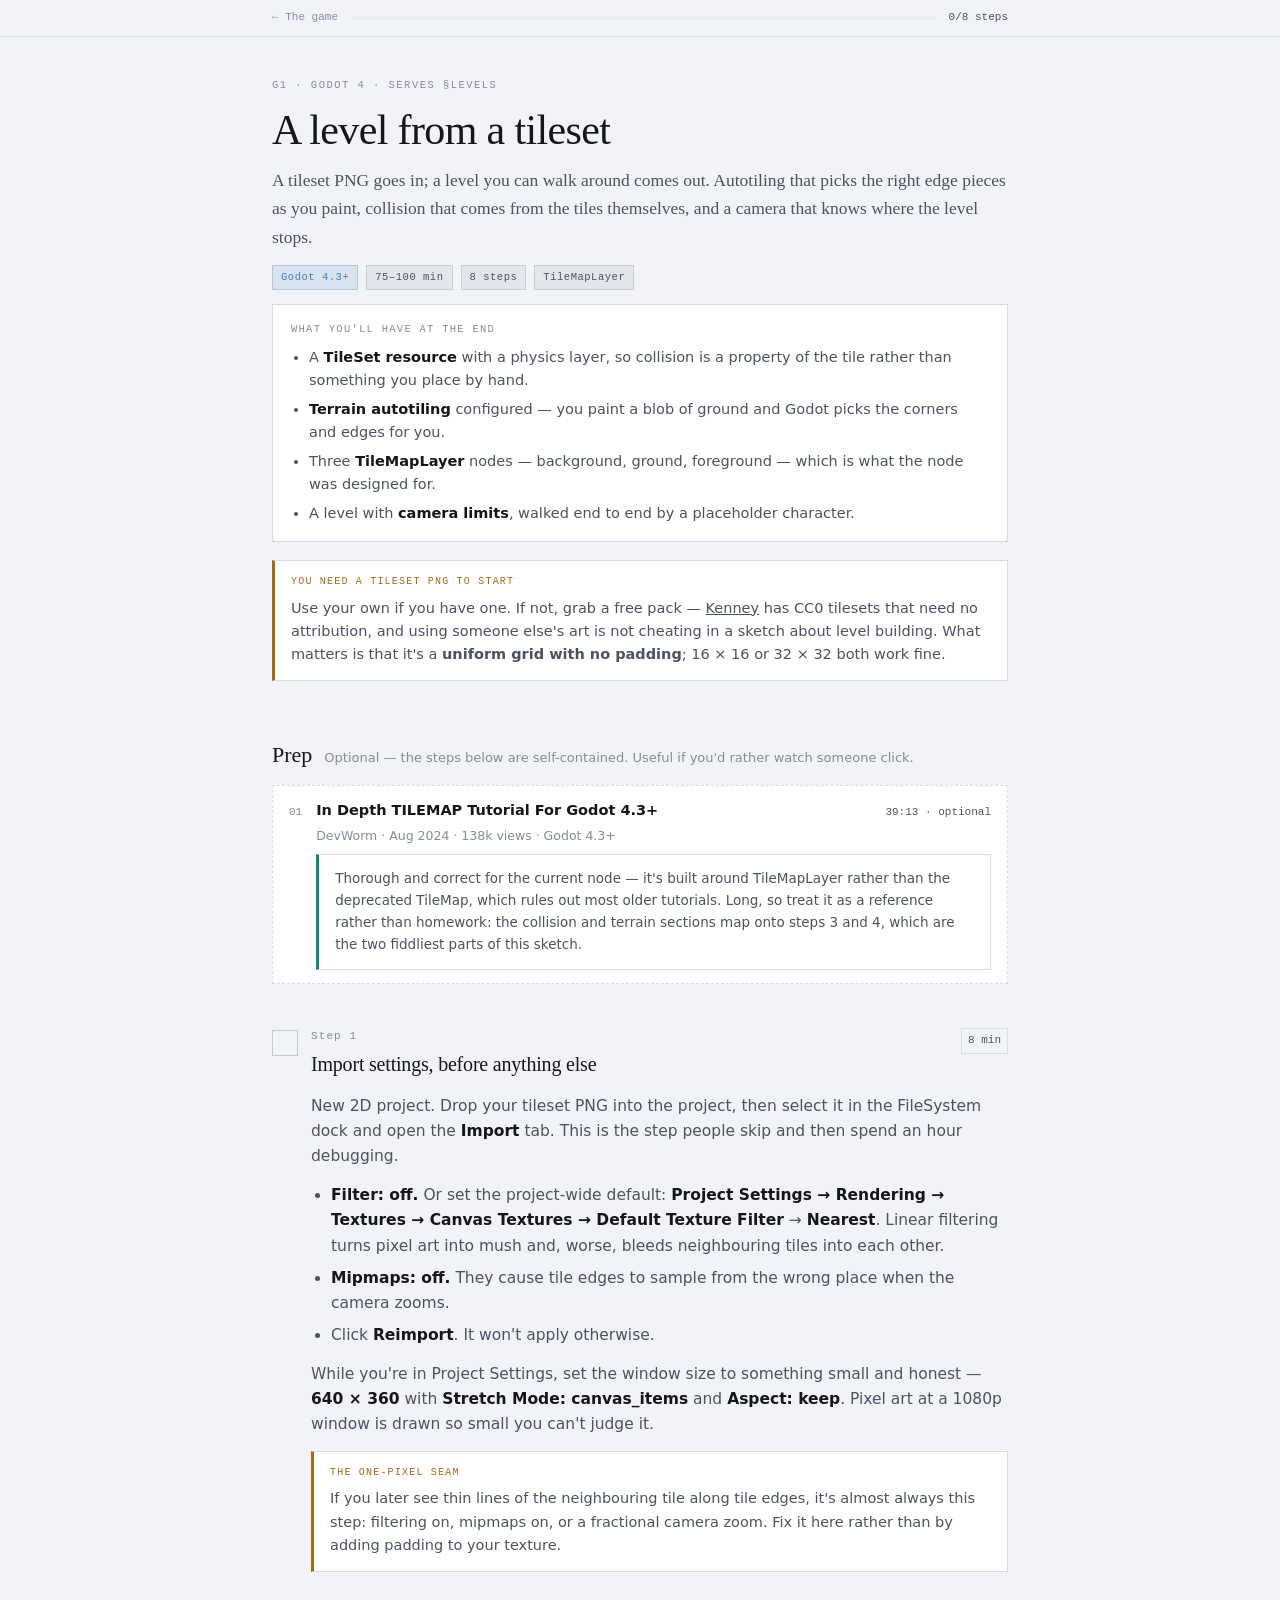
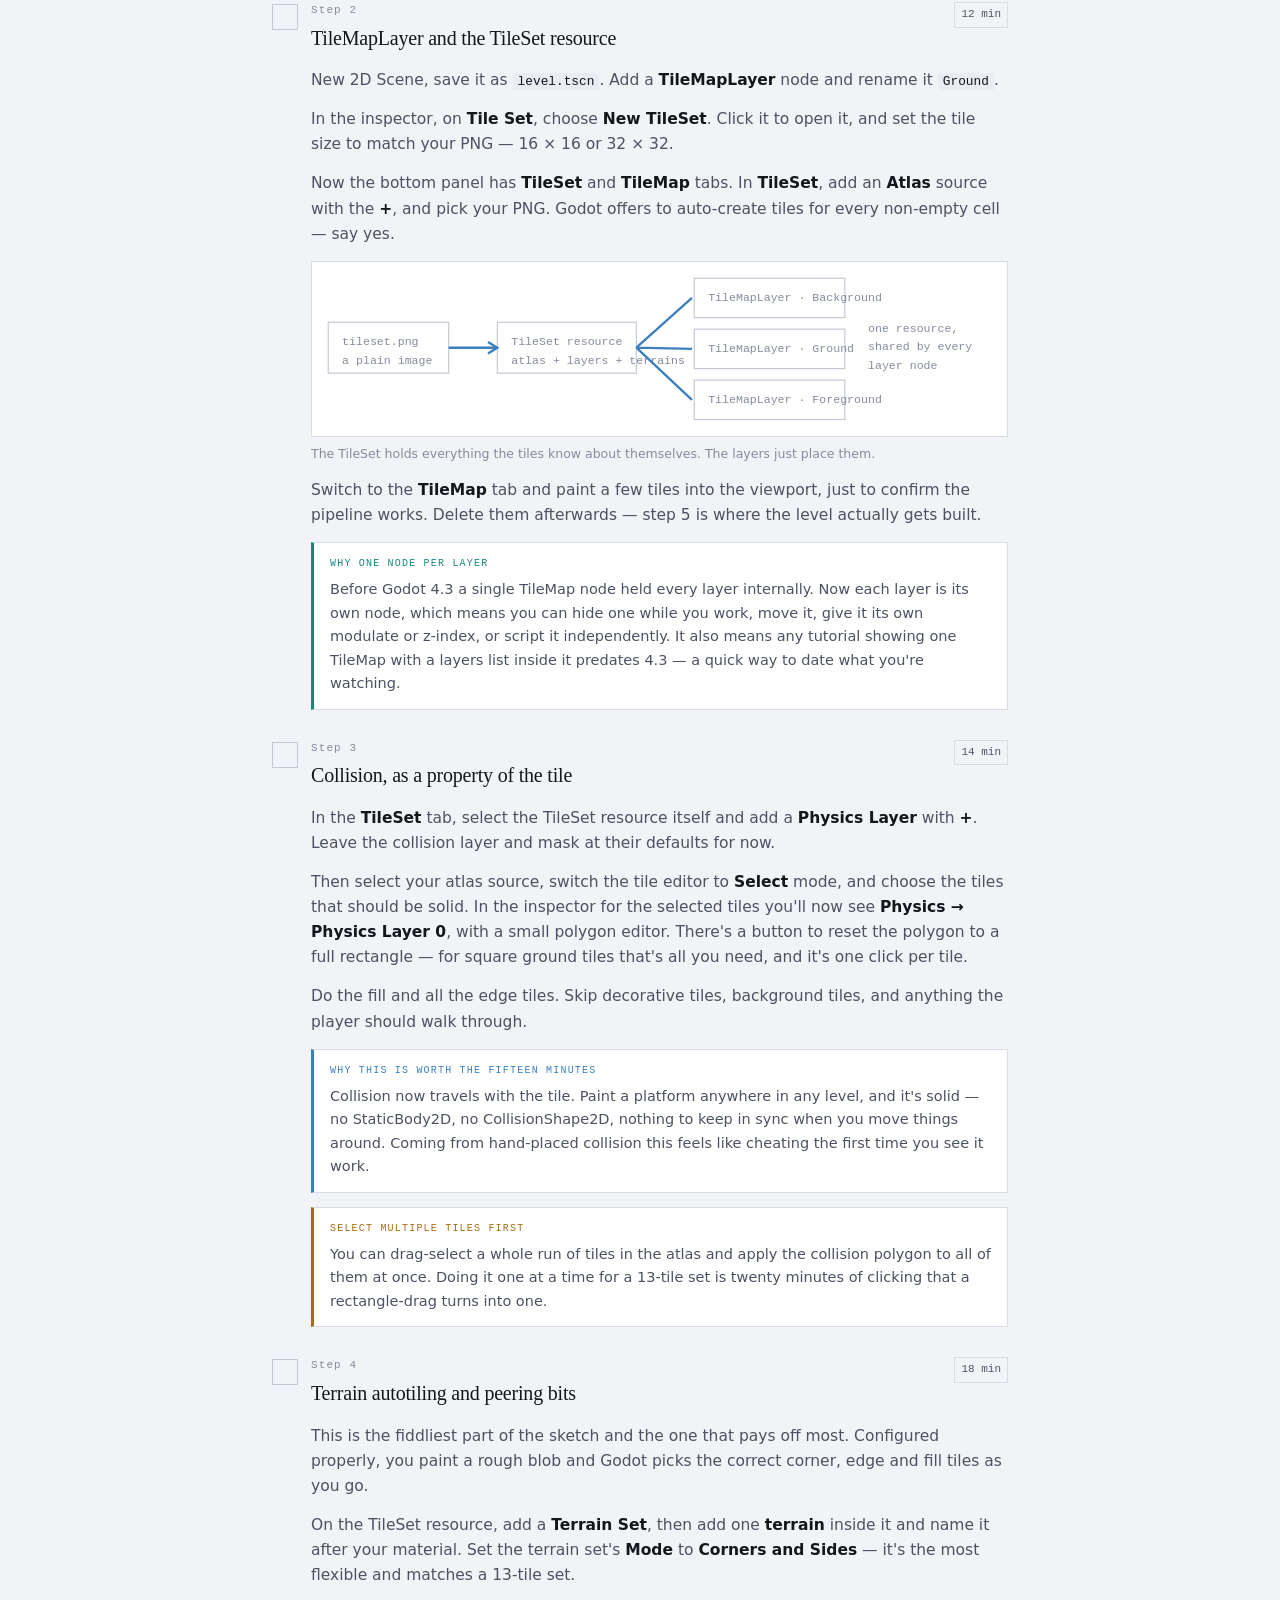
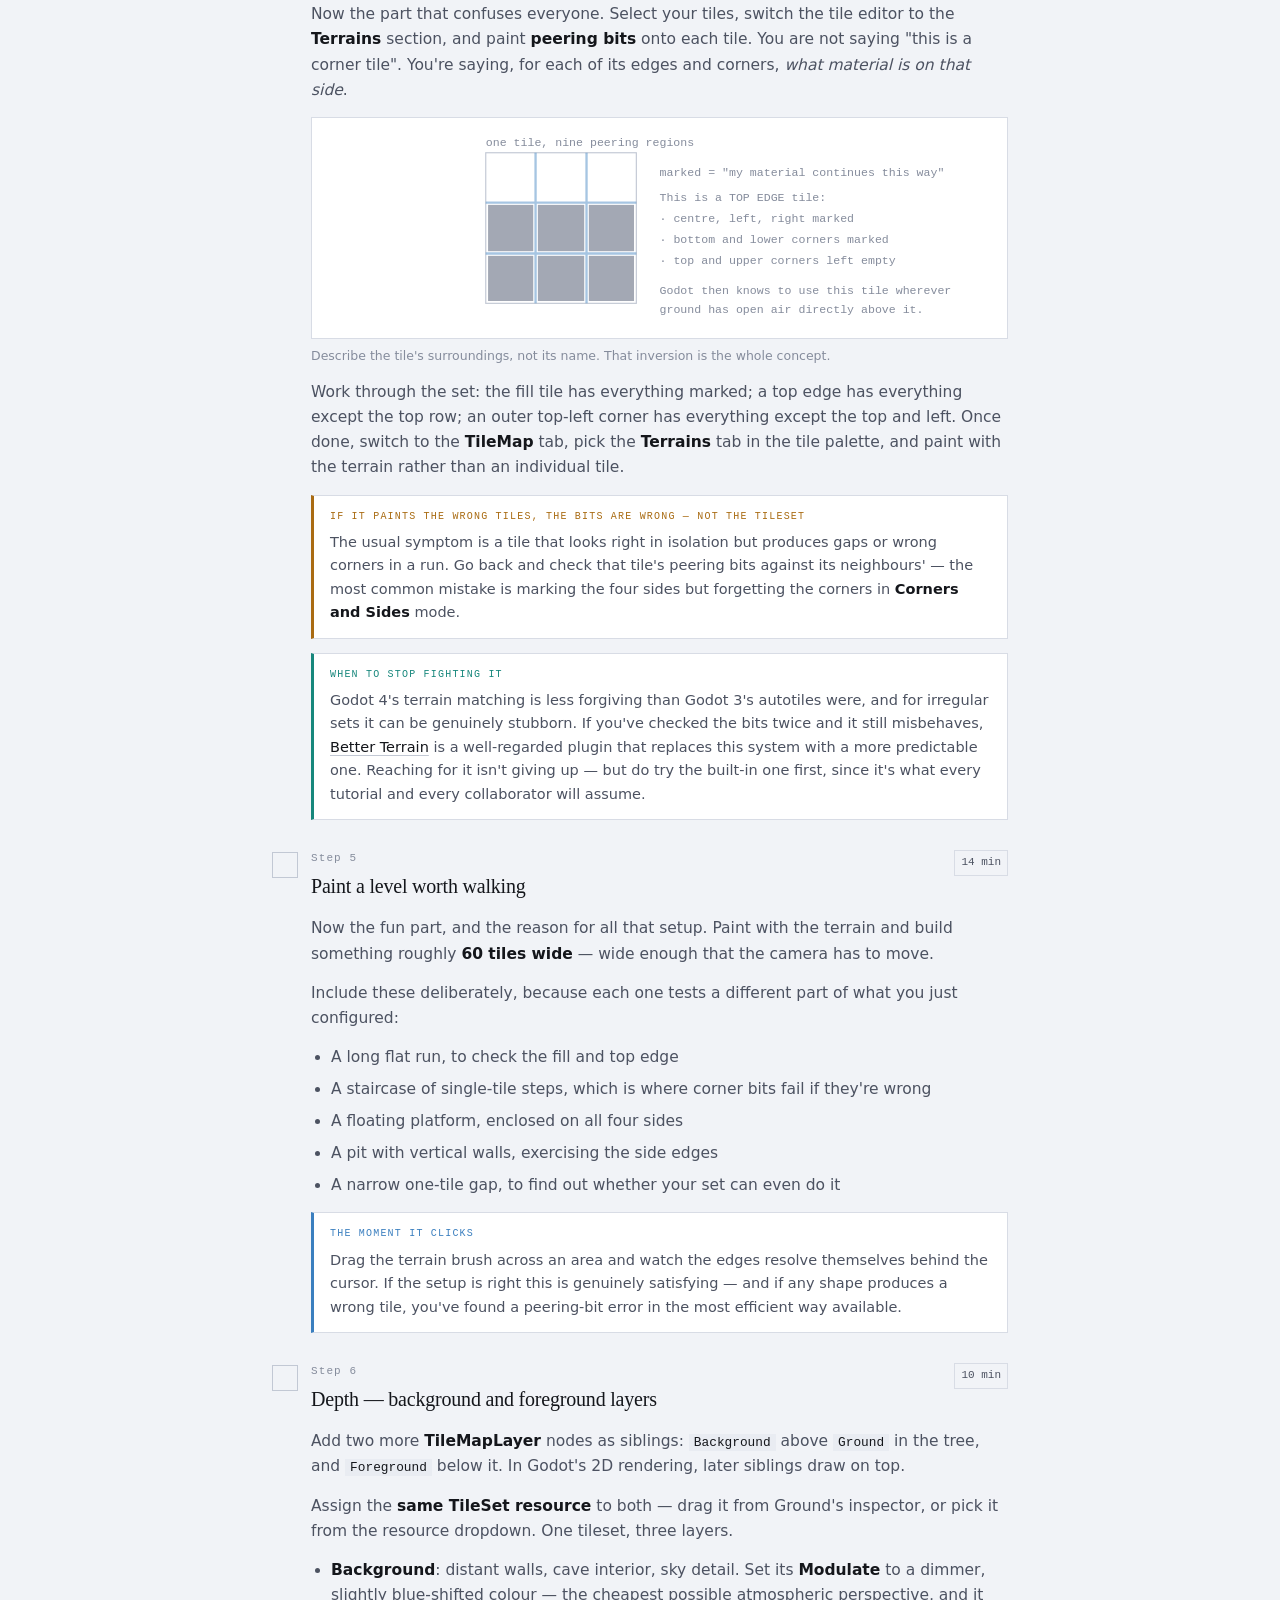
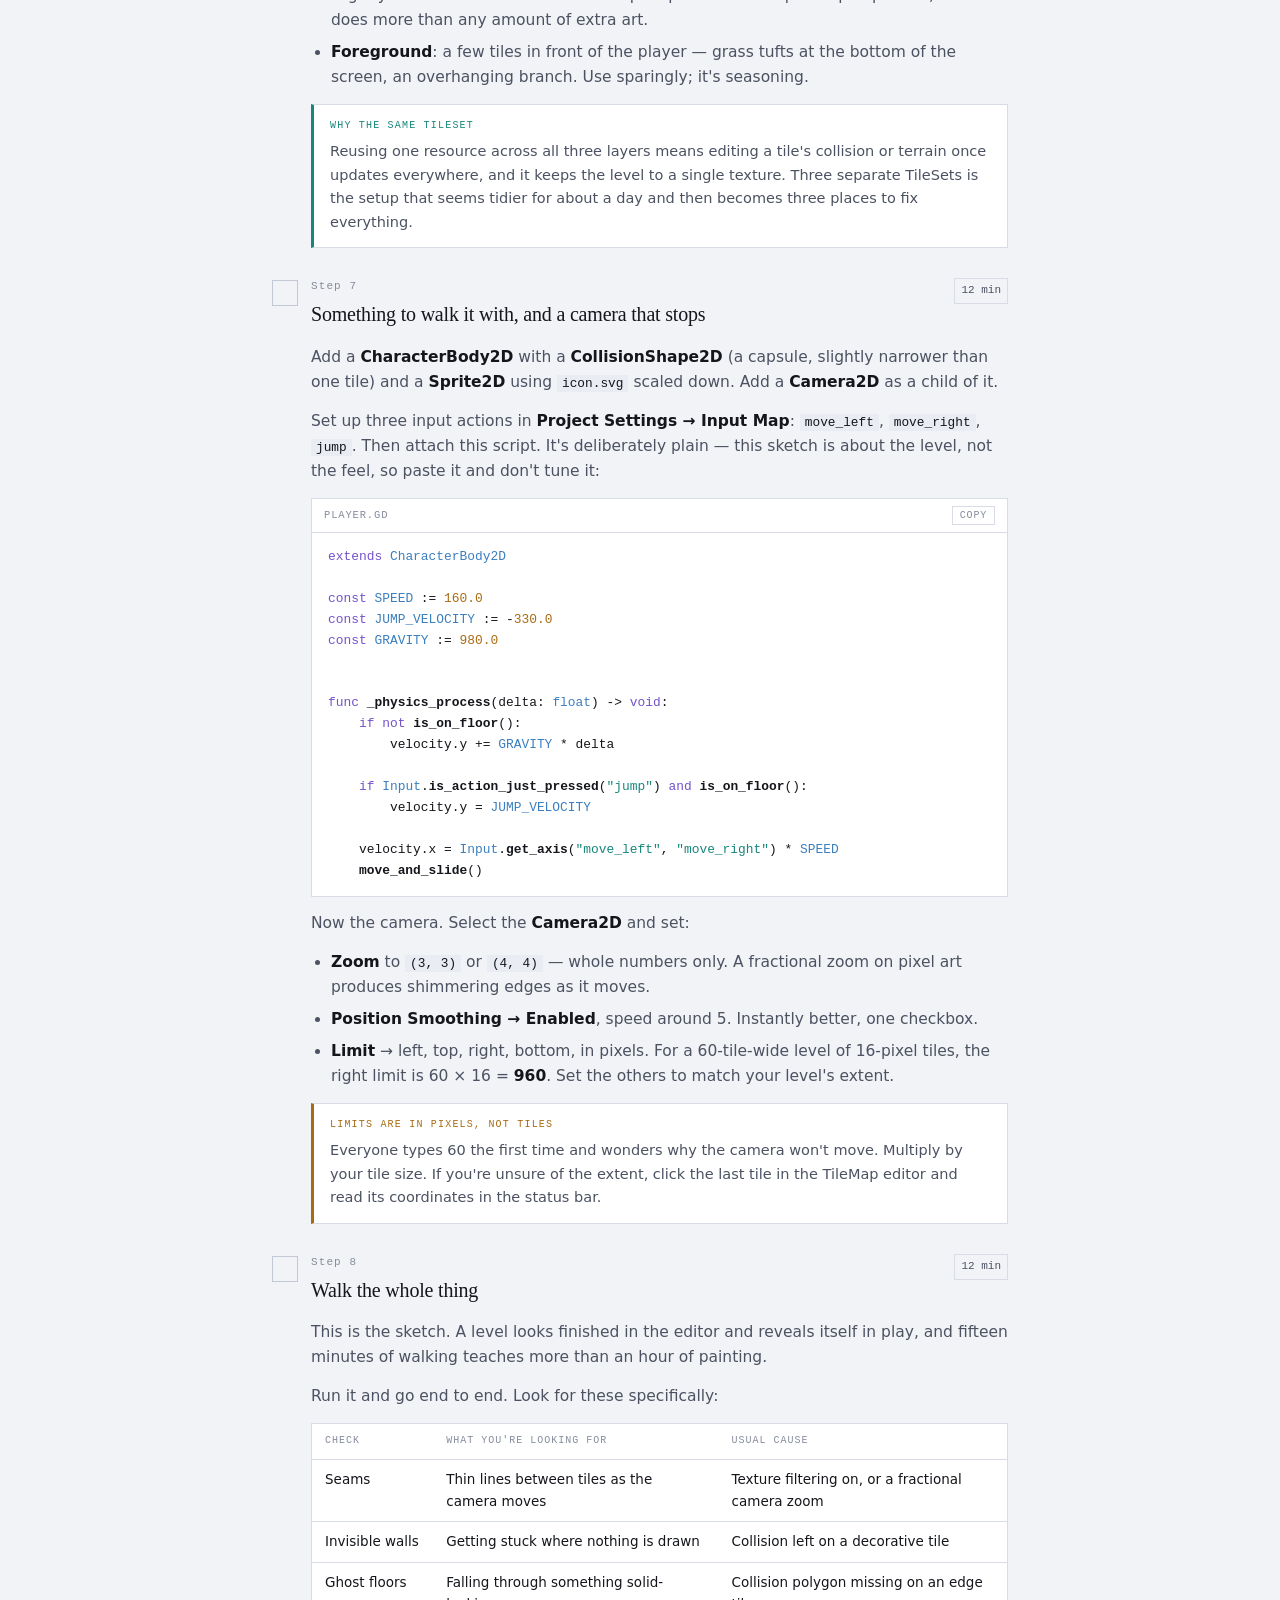
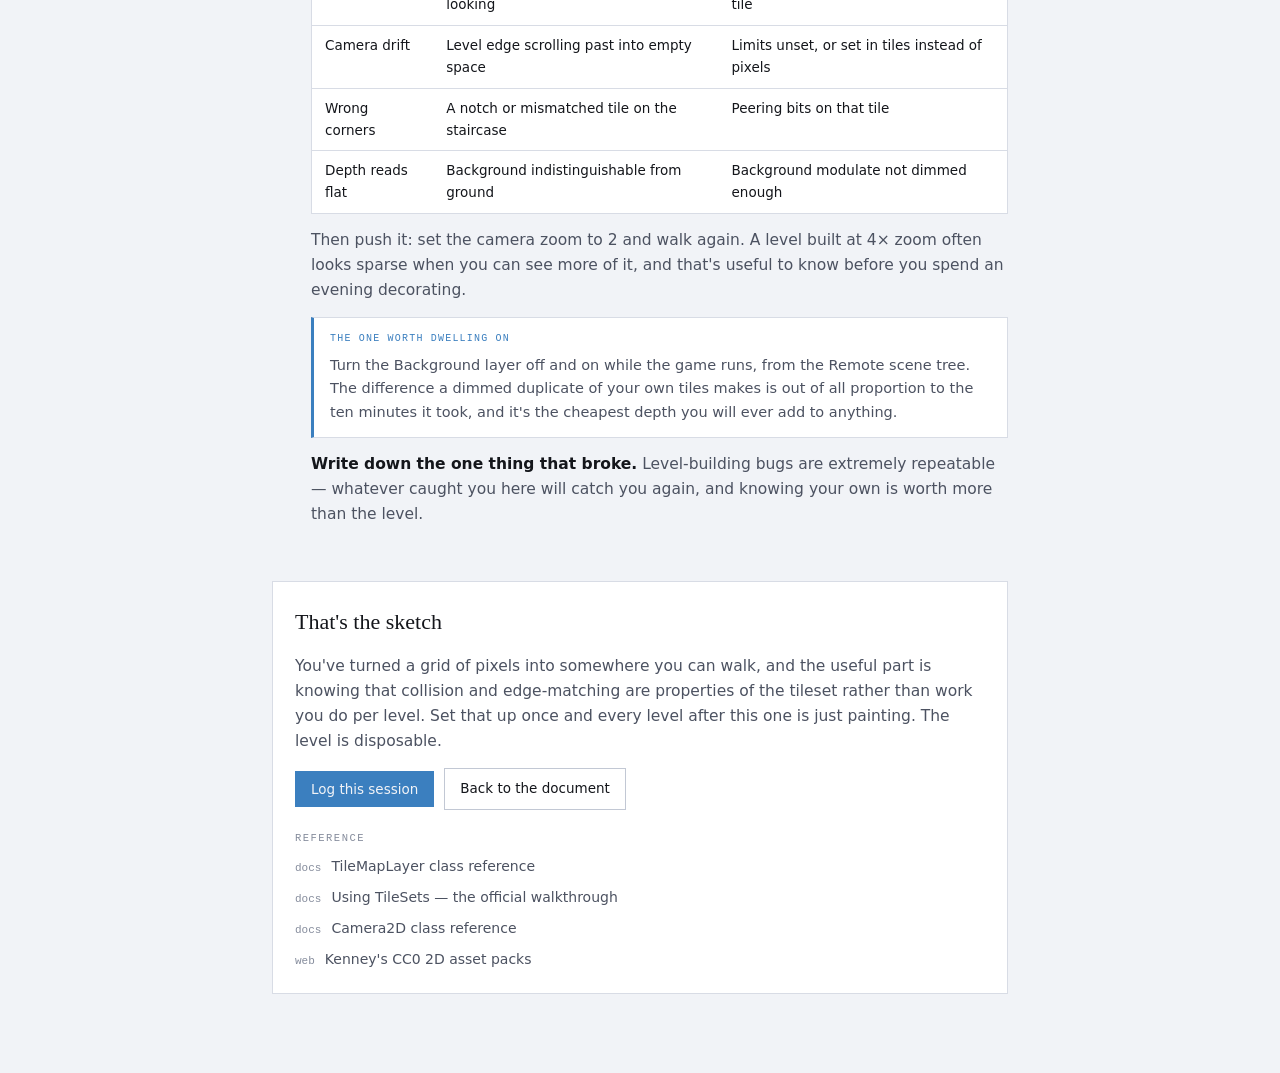
<file: guides/g1-level-from-a-tileset.html>
<!DOCTYPE html>
<html lang="en">
<head>
<meta charset="utf-8" />
<meta name="viewport" content="width=device-width, initial-scale=1" />
<meta name="color-scheme" content="light dark" />
<meta name="description" content="Sketch G1 — turn a tileset PNG into a playable level in Godot 4: TileMapLayer, physics layers, terrain autotiling, parallax layers and camera limits." />
<link rel="icon" href="data:image/svg+xml,%3Csvg xmlns='http://www.w3.org/2000/svg' viewBox='0 0 32 32'%3E%3Ctext y='26' font-size='26'%3E%F0%9F%8E%9B%EF%B8%8F%3C/text%3E%3C/svg%3E" />
<link rel="stylesheet" href="../assets/guide.css" />
<title>G1 · A level from a tileset — The Gamedev Sketchbook</title>
</head>

<body data-guide="g1-level-from-a-tileset" data-sketch="G1">

<div class="rail">
  <div class="rail-inner">
    <a class="back" href="../">← The game</a>
    <span class="bar"><i></i></span>
    <span class="pct">0/8 steps</span>
  </div>
</div>

<div class="wrap">

  <header class="head">
    <span class="eyebrow">G1 · Godot 4 · serves §levels</span>
    <h1>A level from a tileset</h1>
    <p class="standfirst">A tileset PNG goes in; a level you can walk around comes out. Autotiling that
      picks the right edge pieces as you paint, collision that comes from the tiles themselves, and a
      camera that knows where the level stops.</p>
    <div class="meta">
      <span class="pill" style="--tone: var(--c-godot)">Godot 4.3+</span>
      <span class="pill">75–100 min</span>
      <span class="pill">8 steps</span>
      <span class="pill">TileMapLayer</span>
    </div>

    <div class="outcome">
      <h2>What you'll have at the end</h2>
      <ul>
        <li>A <b>TileSet resource</b> with a physics layer, so collision is a property of the tile
          rather than something you place by hand.</li>
        <li><b>Terrain autotiling</b> configured — you paint a blob of ground and Godot picks the
          corners and edges for you.</li>
        <li>Three <b>TileMapLayer</b> nodes — background, ground, foreground — which is what the
          node was designed for.</li>
        <li>A level with <b>camera limits</b>, walked end to end by a placeholder character.</li>
      </ul>
    </div>

    <div class="trap" style="margin-top:4px">
      <h4>You need a tileset PNG to start</h4>
      <p>Use your own if you have one. If not, grab a free pack — <a href="https://kenney.nl/assets/category:2D?sort=update" target="_blank" rel="noopener noreferrer">Kenney</a>
        has CC0 tilesets that need no attribution, and using someone else's art is not cheating in a
        sketch about level building. What matters is that it's a <b>uniform grid with no padding</b>;
        16 × 16 or 32 × 32 both work fine.</p>
    </div>
  </header>

  <section class="prep">
    <div class="prep-head">
      <h2>Prep</h2>
      <span>Optional — the steps below are self-contained. Useful if you'd rather watch someone click.</span>
    </div>

    <a class="vid optional" href="https://www.youtube.com/watch?v=ZutpG0_CYrQ" target="_blank" rel="noopener noreferrer">
      <span class="n">01</span>
      <span class="t">In Depth TILEMAP Tutorial For Godot 4.3+</span>
      <span class="len">39:13 · optional</span>
      <span class="by">DevWorm · Aug 2024 · 138k views · Godot 4.3+</span>
      <span class="why">Thorough and correct for the current node — it's built around TileMapLayer
        rather than the deprecated TileMap, which rules out most older tutorials. Long, so treat it as
        a reference rather than homework: the collision and terrain sections map onto steps 3 and 4,
        which are the two fiddliest parts of this sketch.</span>
    </a>
  </section>

  <main class="steps">

    <section class="step" id="s1">
      <div class="step-head">
        <button class="step-check" type="button"><i></i><i></i><i></i><i></i></button>
        <div class="step-title"><span class="n">Step 1</span><h2>Import settings, before anything else</h2></div>
        <span class="step-time">8 min</span>
      </div>
      <div class="step-body">
        <p>New 2D project. Drop your tileset PNG into the project, then select it in the FileSystem
          dock and open the <b>Import</b> tab. This is the step people skip and then spend an hour
          debugging.</p>
        <ul>
          <li><b>Filter: off.</b> Or set the project-wide default: <b>Project Settings → Rendering →
            Textures → Canvas Textures → Default Texture Filter</b> → <b>Nearest</b>. Linear filtering
            turns pixel art into mush and, worse, bleeds neighbouring tiles into each other.</li>
          <li><b>Mipmaps: off.</b> They cause tile edges to sample from the wrong place when the camera
            zooms.</li>
          <li>Click <b>Reimport</b>. It won't apply otherwise.</li>
        </ul>
        <p>While you're in Project Settings, set the window size to something small and honest —
          <b>640 × 360</b> with <b>Stretch Mode: canvas_items</b> and <b>Aspect: keep</b>. Pixel art at a
          1080p window is drawn so small you can't judge it.</p>

        <div class="trap">
          <h4>The one-pixel seam</h4>
          <p>If you later see thin lines of the neighbouring tile along tile edges, it's almost always
            this step: filtering on, mipmaps on, or a fractional camera zoom. Fix it here rather than
            by adding padding to your texture.</p>
        </div>
      </div>
    </section>

    <section class="step" id="s2">
      <div class="step-head">
        <button class="step-check" type="button"><i></i><i></i><i></i><i></i></button>
        <div class="step-title"><span class="n">Step 2</span><h2>TileMapLayer and the TileSet resource</h2></div>
        <span class="step-time">12 min</span>
      </div>
      <div class="step-body">
        <p>New 2D Scene, save it as <code class="inline">level.tscn</code>. Add a <b>TileMapLayer</b> node
          and rename it <code class="inline">Ground</code>.</p>
        <p>In the inspector, on <b>Tile Set</b>, choose <b>New TileSet</b>. Click it to open it, and set
          the tile size to match your PNG — 16 × 16 or 32 × 32.</p>
        <p>Now the bottom panel has <b>TileSet</b> and <b>TileMap</b> tabs. In <b>TileSet</b>, add an
          <b>Atlas</b> source with the <b>+</b>, and pick your PNG. Godot offers to auto-create tiles
          for every non-empty cell — say yes.</p>

        <figure class="fig">
          <svg viewBox="0 0 600 150" role="img" aria-label="Diagram: a PNG becomes an atlas source inside a TileSet resource, which is shared by several TileMapLayer nodes.">
            <g class="svg-line">
              <rect x="14" y="52" width="104" height="44" />
              <rect x="160" y="52" width="120" height="44" />
              <rect x="330" y="14" width="130" height="34" />
              <rect x="330" y="58" width="130" height="34" />
              <rect x="330" y="102" width="130" height="34" />
            </g>
            <text class="svg-label" x="26" y="72">tileset.png</text>
            <text class="svg-label" x="26" y="88">a plain image</text>
            <text class="svg-label" x="172" y="72">TileSet resource</text>
            <text class="svg-label" x="172" y="88">atlas + layers + terrains</text>
            <text class="svg-label" x="342" y="34">TileMapLayer · Background</text>
            <text class="svg-label" x="342" y="78">TileMapLayer · Ground</text>
            <text class="svg-label" x="342" y="122">TileMapLayer · Foreground</text>
            <g class="svg-plot">
              <path d="M118,74 L158,74 M280,74 L328,31 M280,74 L328,75 M280,74 L328,119" />
              <path d="M152,69 l8,5 -8,5" />
            </g>
            <text class="svg-label" x="480" y="60">one resource,</text>
            <text class="svg-label" x="480" y="76">shared by every</text>
            <text class="svg-label" x="480" y="92">layer node</text>
          </svg>
          <figcaption>The TileSet holds everything the tiles know about themselves. The layers just place them.</figcaption>
        </figure>

        <p>Switch to the <b>TileMap</b> tab and paint a few tiles into the viewport, just to confirm the
          pipeline works. Delete them afterwards — step 5 is where the level actually gets built.</p>

        <div class="why">
          <h4>Why one node per layer</h4>
          <p>Before Godot 4.3 a single TileMap node held every layer internally. Now each layer is its
            own node, which means you can hide one while you work, move it, give it its own modulate or
            z-index, or script it independently. It also means any tutorial showing one TileMap with a
            layers list inside it predates 4.3 — a quick way to date what you're watching.</p>
        </div>
      </div>
    </section>

    <section class="step" id="s3">
      <div class="step-head">
        <button class="step-check" type="button"><i></i><i></i><i></i><i></i></button>
        <div class="step-title"><span class="n">Step 3</span><h2>Collision, as a property of the tile</h2></div>
        <span class="step-time">14 min</span>
      </div>
      <div class="step-body">
        <p>In the <b>TileSet</b> tab, select the TileSet resource itself and add a <b>Physics Layer</b>
          with <b>+</b>. Leave the collision layer and mask at their defaults for now.</p>
        <p>Then select your atlas source, switch the tile editor to <b>Select</b> mode, and choose the
          tiles that should be solid. In the inspector for the selected tiles you'll now see
          <b>Physics → Physics Layer 0</b>, with a small polygon editor. There's a button to reset the
          polygon to a full rectangle — for square ground tiles that's all you need, and it's one click
          per tile.</p>
        <p>Do the fill and all the edge tiles. Skip decorative tiles, background tiles, and anything the
          player should walk through.</p>

        <div class="feel">
          <h4>Why this is worth the fifteen minutes</h4>
          <p>Collision now travels with the tile. Paint a platform anywhere in any level, and it's
            solid — no StaticBody2D, no CollisionShape2D, nothing to keep in sync when you move things
            around. Coming from hand-placed collision this feels like cheating the first time you see
            it work.</p>
        </div>

        <div class="trap">
          <h4>Select multiple tiles first</h4>
          <p>You can drag-select a whole run of tiles in the atlas and apply the collision polygon to
            all of them at once. Doing it one at a time for a 13-tile set is twenty minutes of clicking
            that a rectangle-drag turns into one.</p>
        </div>
      </div>
    </section>

    <section class="step" id="s4">
      <div class="step-head">
        <button class="step-check" type="button"><i></i><i></i><i></i><i></i></button>
        <div class="step-title"><span class="n">Step 4</span><h2>Terrain autotiling and peering bits</h2></div>
        <span class="step-time">18 min</span>
      </div>
      <div class="step-body">
        <p>This is the fiddliest part of the sketch and the one that pays off most. Configured properly,
          you paint a rough blob and Godot picks the correct corner, edge and fill tiles as you go.</p>
        <p>On the TileSet resource, add a <b>Terrain Set</b>, then add one <b>terrain</b> inside it and
          name it after your material. Set the terrain set's <b>Mode</b> to <b>Corners and Sides</b> —
          it's the most flexible and matches a 13-tile set.</p>
        <p>Now the part that confuses everyone. Select your tiles, switch the tile editor to the
          <b>Terrains</b> section, and paint <b>peering bits</b> onto each tile. You are not saying
          "this is a corner tile". You're saying, for each of its edges and corners, <em>what material
          is on that side</em>.</p>

        <figure class="fig">
          <svg viewBox="0 0 600 190" role="img" aria-label="A tile divided into centre, four sides and four corners, showing which peering bits are marked for a top-edge tile.">
            <g class="svg-line"><rect x="150" y="30" width="130" height="130" /></g>
            <g class="svg-plot" opacity=".45">
              <path d="M193,30 L193,160 M237,30 L237,160 M150,73 L280,73 M150,117 L280,117" />
            </g>
            <g fill="currentColor" class="svg-ink" opacity=".75">
              <rect x="195" y="75" width="40" height="40" />
              <rect x="152" y="75" width="39" height="40" /><rect x="239" y="75" width="39" height="40" />
              <rect x="195" y="119" width="40" height="39" />
              <rect x="152" y="119" width="39" height="39" /><rect x="239" y="119" width="39" height="39" />
            </g>
            <text class="svg-label" x="300" y="50">marked = "my material continues this way"</text>
            <text class="svg-label" x="300" y="72">This is a TOP EDGE tile:</text>
            <text class="svg-label" x="300" y="90">· centre, left, right marked</text>
            <text class="svg-label" x="300" y="108">· bottom and lower corners marked</text>
            <text class="svg-label" x="300" y="126">· top and upper corners left empty</text>
            <text class="svg-label" x="300" y="152">Godot then knows to use this tile wherever</text>
            <text class="svg-label" x="300" y="168">ground has open air directly above it.</text>
            <text class="svg-label" x="150" y="24">one tile, nine peering regions</text>
          </svg>
          <figcaption>Describe the tile's surroundings, not its name. That inversion is the whole concept.</figcaption>
        </figure>

        <p>Work through the set: the fill tile has everything marked; a top edge has everything except
          the top row; an outer top-left corner has everything except the top and left. Once done,
          switch to the <b>TileMap</b> tab, pick the <b>Terrains</b> tab in the tile palette, and paint
          with the terrain rather than an individual tile.</p>

        <div class="trap">
          <h4>If it paints the wrong tiles, the bits are wrong — not the tileset</h4>
          <p>The usual symptom is a tile that looks right in isolation but produces gaps or wrong
            corners in a run. Go back and check that tile's peering bits against its neighbours' — the
            most common mistake is marking the four sides but forgetting the corners in
            <b>Corners and Sides</b> mode.</p>
        </div>

        <div class="why">
          <h4>When to stop fighting it</h4>
          <p>Godot 4's terrain matching is less forgiving than Godot 3's autotiles were, and for
            irregular sets it can be genuinely stubborn. If you've checked the bits twice and it still
            misbehaves, <a href="https://github.com/Portponky/better-terrain" target="_blank" rel="noopener noreferrer">Better Terrain</a>
            is a well-regarded plugin that replaces this system with a more predictable one. Reaching
            for it isn't giving up — but do try the built-in one first, since it's what every tutorial
            and every collaborator will assume.</p>
        </div>
      </div>
    </section>

    <section class="step" id="s5">
      <div class="step-head">
        <button class="step-check" type="button"><i></i><i></i><i></i><i></i></button>
        <div class="step-title"><span class="n">Step 5</span><h2>Paint a level worth walking</h2></div>
        <span class="step-time">14 min</span>
      </div>
      <div class="step-body">
        <p>Now the fun part, and the reason for all that setup. Paint with the terrain and build
          something roughly <b>60 tiles wide</b> — wide enough that the camera has to move.</p>
        <p>Include these deliberately, because each one tests a different part of what you just
          configured:</p>
        <ul>
          <li>A long flat run, to check the fill and top edge</li>
          <li>A staircase of single-tile steps, which is where corner bits fail if they're wrong</li>
          <li>A floating platform, enclosed on all four sides</li>
          <li>A pit with vertical walls, exercising the side edges</li>
          <li>A narrow one-tile gap, to find out whether your set can even do it</li>
        </ul>

        <div class="feel">
          <h4>The moment it clicks</h4>
          <p>Drag the terrain brush across an area and watch the edges resolve themselves behind the
            cursor. If the setup is right this is genuinely satisfying — and if any shape produces a
            wrong tile, you've found a peering-bit error in the most efficient way available.</p>
        </div>
      </div>
    </section>

    <section class="step" id="s6">
      <div class="step-head">
        <button class="step-check" type="button"><i></i><i></i><i></i><i></i></button>
        <div class="step-title"><span class="n">Step 6</span><h2>Depth — background and foreground layers</h2></div>
        <span class="step-time">10 min</span>
      </div>
      <div class="step-body">
        <p>Add two more <b>TileMapLayer</b> nodes as siblings: <code class="inline">Background</code> above
          <code class="inline">Ground</code> in the tree, and <code class="inline">Foreground</code> below it.
          In Godot's 2D rendering, later siblings draw on top.</p>
        <p>Assign the <b>same TileSet resource</b> to both — drag it from Ground's inspector, or pick it
          from the resource dropdown. One tileset, three layers.</p>
        <ul>
          <li><b>Background</b>: distant walls, cave interior, sky detail. Set its <b>Modulate</b> to a
            dimmer, slightly blue-shifted colour — the cheapest possible atmospheric perspective, and
            it does more than any amount of extra art.</li>
          <li><b>Foreground</b>: a few tiles in front of the player — grass tufts at the bottom of the
            screen, an overhanging branch. Use sparingly; it's seasoning.</li>
        </ul>

        <div class="why">
          <h4>Why the same TileSet</h4>
          <p>Reusing one resource across all three layers means editing a tile's collision or terrain
            once updates everywhere, and it keeps the level to a single texture. Three separate TileSets
            is the setup that seems tidier for about a day and then becomes three places to fix
            everything.</p>
        </div>
      </div>
    </section>

    <section class="step" id="s7">
      <div class="step-head">
        <button class="step-check" type="button"><i></i><i></i><i></i><i></i></button>
        <div class="step-title"><span class="n">Step 7</span><h2>Something to walk it with, and a camera that stops</h2></div>
        <span class="step-time">12 min</span>
      </div>
      <div class="step-body">
        <p>Add a <b>CharacterBody2D</b> with a <b>CollisionShape2D</b> (a capsule, slightly narrower
          than one tile) and a <b>Sprite2D</b> using <code class="inline">icon.svg</code> scaled down. Add a
          <b>Camera2D</b> as a child of it.</p>
        <p>Set up three input actions in <b>Project Settings → Input Map</b>:
          <code class="inline">move_left</code>, <code class="inline">move_right</code>, <code class="inline">jump</code>.
          Then attach this script. It's deliberately plain — this sketch is about the level, not the
          feel, so paste it and don't tune it:</p>

        <figure class="code">
          <figcaption>player.gd<span class="sp"></span><button class="copy" type="button">copy</button></figcaption>
          <pre><code>
extends CharacterBody2D

const SPEED := 160.0
const JUMP_VELOCITY := -330.0
const GRAVITY := 980.0


func _physics_process(delta: float) -&gt; void:
	if not is_on_floor():
		velocity.y += GRAVITY * delta

	if Input.is_action_just_pressed("jump") and is_on_floor():
		velocity.y = JUMP_VELOCITY

	velocity.x = Input.get_axis("move_left", "move_right") * SPEED
	move_and_slide()
</code></pre>
        </figure>

        <p>Now the camera. Select the <b>Camera2D</b> and set:</p>
        <ul>
          <li><b>Zoom</b> to <code class="inline">(3, 3)</code> or <code class="inline">(4, 4)</code> — whole
            numbers only. A fractional zoom on pixel art produces shimmering edges as it moves.</li>
          <li><b>Position Smoothing → Enabled</b>, speed around 5. Instantly better, one checkbox.</li>
          <li><b>Limit</b> → left, top, right, bottom, in pixels. For a 60-tile-wide level of 16-pixel
            tiles, the right limit is 60 × 16 = <b>960</b>. Set the others to match your level's extent.</li>
        </ul>

        <div class="trap">
          <h4>Limits are in pixels, not tiles</h4>
          <p>Everyone types 60 the first time and wonders why the camera won't move. Multiply by your
            tile size. If you're unsure of the extent, click the last tile in the TileMap editor and
            read its coordinates in the status bar.</p>
        </div>
      </div>
    </section>

    <section class="step" id="s8">
      <div class="step-head">
        <button class="step-check" type="button"><i></i><i></i><i></i><i></i></button>
        <div class="step-title"><span class="n">Step 8</span><h2>Walk the whole thing</h2></div>
        <span class="step-time">12 min</span>
      </div>
      <div class="step-body">
        <p>This is the sketch. A level looks finished in the editor and reveals itself in play, and
          fifteen minutes of walking teaches more than an hour of painting.</p>
        <p>Run it and go end to end. Look for these specifically:</p>

        <div class="tablewrap">
          <table>
            <thead><tr><th>Check</th><th>What you're looking for</th><th>Usual cause</th></tr></thead>
            <tbody>
              <tr><td>Seams</td><td>Thin lines between tiles as the camera moves</td><td>Texture filtering on, or a fractional camera zoom</td></tr>
              <tr><td>Invisible walls</td><td>Getting stuck where nothing is drawn</td><td>Collision left on a decorative tile</td></tr>
              <tr><td>Ghost floors</td><td>Falling through something solid-looking</td><td>Collision polygon missing on an edge tile</td></tr>
              <tr><td>Camera drift</td><td>Level edge scrolling past into empty space</td><td>Limits unset, or set in tiles instead of pixels</td></tr>
              <tr><td>Wrong corners</td><td>A notch or mismatched tile on the staircase</td><td>Peering bits on that tile</td></tr>
              <tr><td>Depth reads flat</td><td>Background indistinguishable from ground</td><td>Background modulate not dimmed enough</td></tr>
            </tbody>
          </table>
        </div>

        <p>Then push it: set the camera zoom to 2 and walk again. A level built at 4× zoom often looks
          sparse when you can see more of it, and that's useful to know before you spend an evening
          decorating.</p>

        <div class="feel">
          <h4>The one worth dwelling on</h4>
          <p>Turn the Background layer off and on while the game runs, from the Remote scene tree.
            The difference a dimmed duplicate of your own tiles makes is out of all proportion to the
            ten minutes it took, and it's the cheapest depth you will ever add to anything.</p>
        </div>

        <p><b>Write down the one thing that broke.</b> Level-building bugs are extremely repeatable —
          whatever caught you here will catch you again, and knowing your own is worth more than the
          level.</p>
      </div>
    </section>

  </main>

  <footer class="done">
    <h2>That's the sketch</h2>
    <p>You've turned a grid of pixels into somewhere you can walk, and the useful part is knowing that
      collision and edge-matching are properties of the tileset rather than work you do per level. Set
      that up once and every level after this one is just painting. The level is disposable.</p>

    <p data-when-finished hidden><b>All eight steps done.</b> Log the session and it'll show up on the
      sketchbook with today's date.</p>

    <div class="actions">
      <button class="btn" type="button" id="logSession">Log this session</button>
      <a class="btn ghost" href="../">Back to the document</a>
      <span class="logmsg" id="logMsg"></span>
    </div>

    <div class="next" style="margin-top:6px">
      <span class="eyebrow">Reference</span>
      <a href="https://docs.godotengine.org/en/stable/classes/class_tilemaplayer.html" target="_blank" rel="noopener noreferrer"><span class="id">docs</span><span>TileMapLayer class reference</span></a>
      <a href="https://docs.godotengine.org/en/stable/tutorials/2d/using_tilesets.html" target="_blank" rel="noopener noreferrer"><span class="id">docs</span><span>Using TileSets — the official walkthrough</span></a>
      <a href="https://docs.godotengine.org/en/stable/classes/class_camera2d.html" target="_blank" rel="noopener noreferrer"><span class="id">docs</span><span>Camera2D class reference</span></a>
      <a href="https://kenney.nl/assets/category:2D?sort=update" target="_blank" rel="noopener noreferrer"><span class="id">web</span><span>Kenney's CC0 2D asset packs</span></a>
    </div>
  </footer>

</div>

<script src="../assets/guide.js"></script>
</body>
</html>
</file>
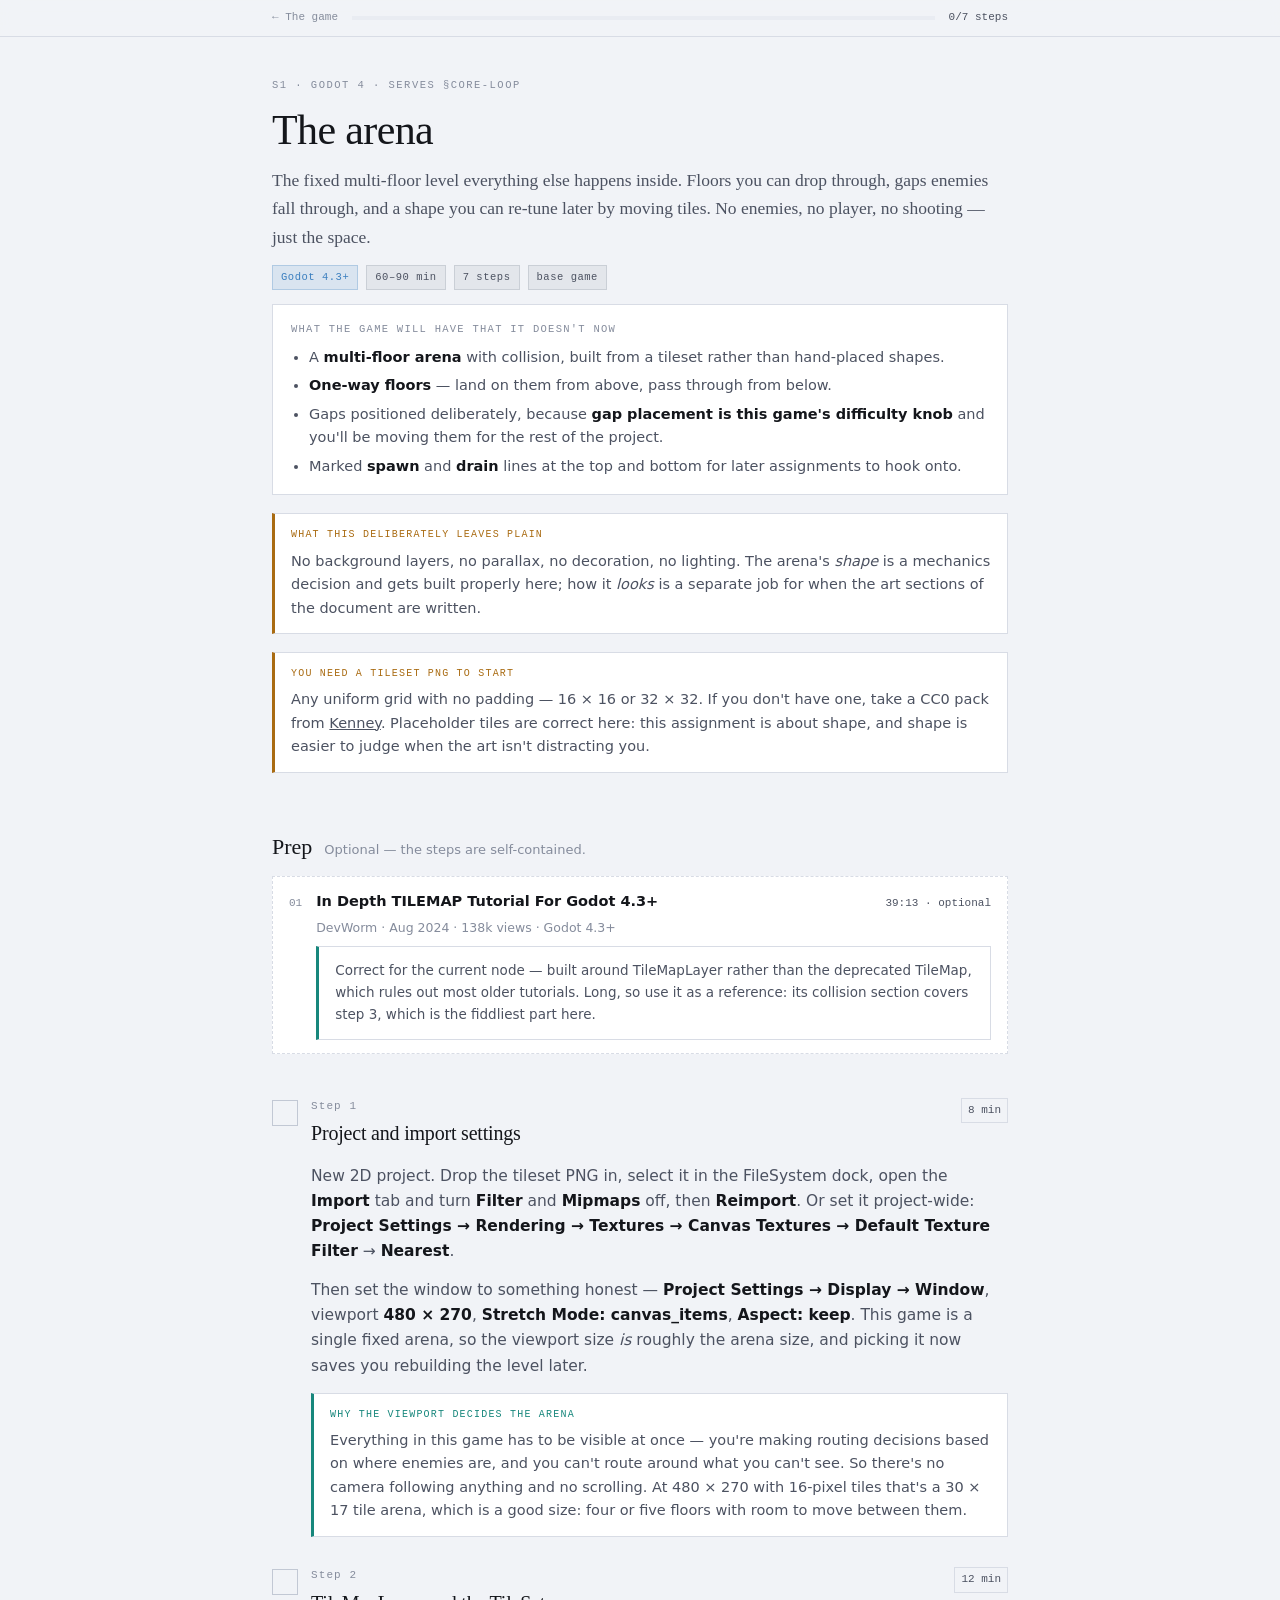
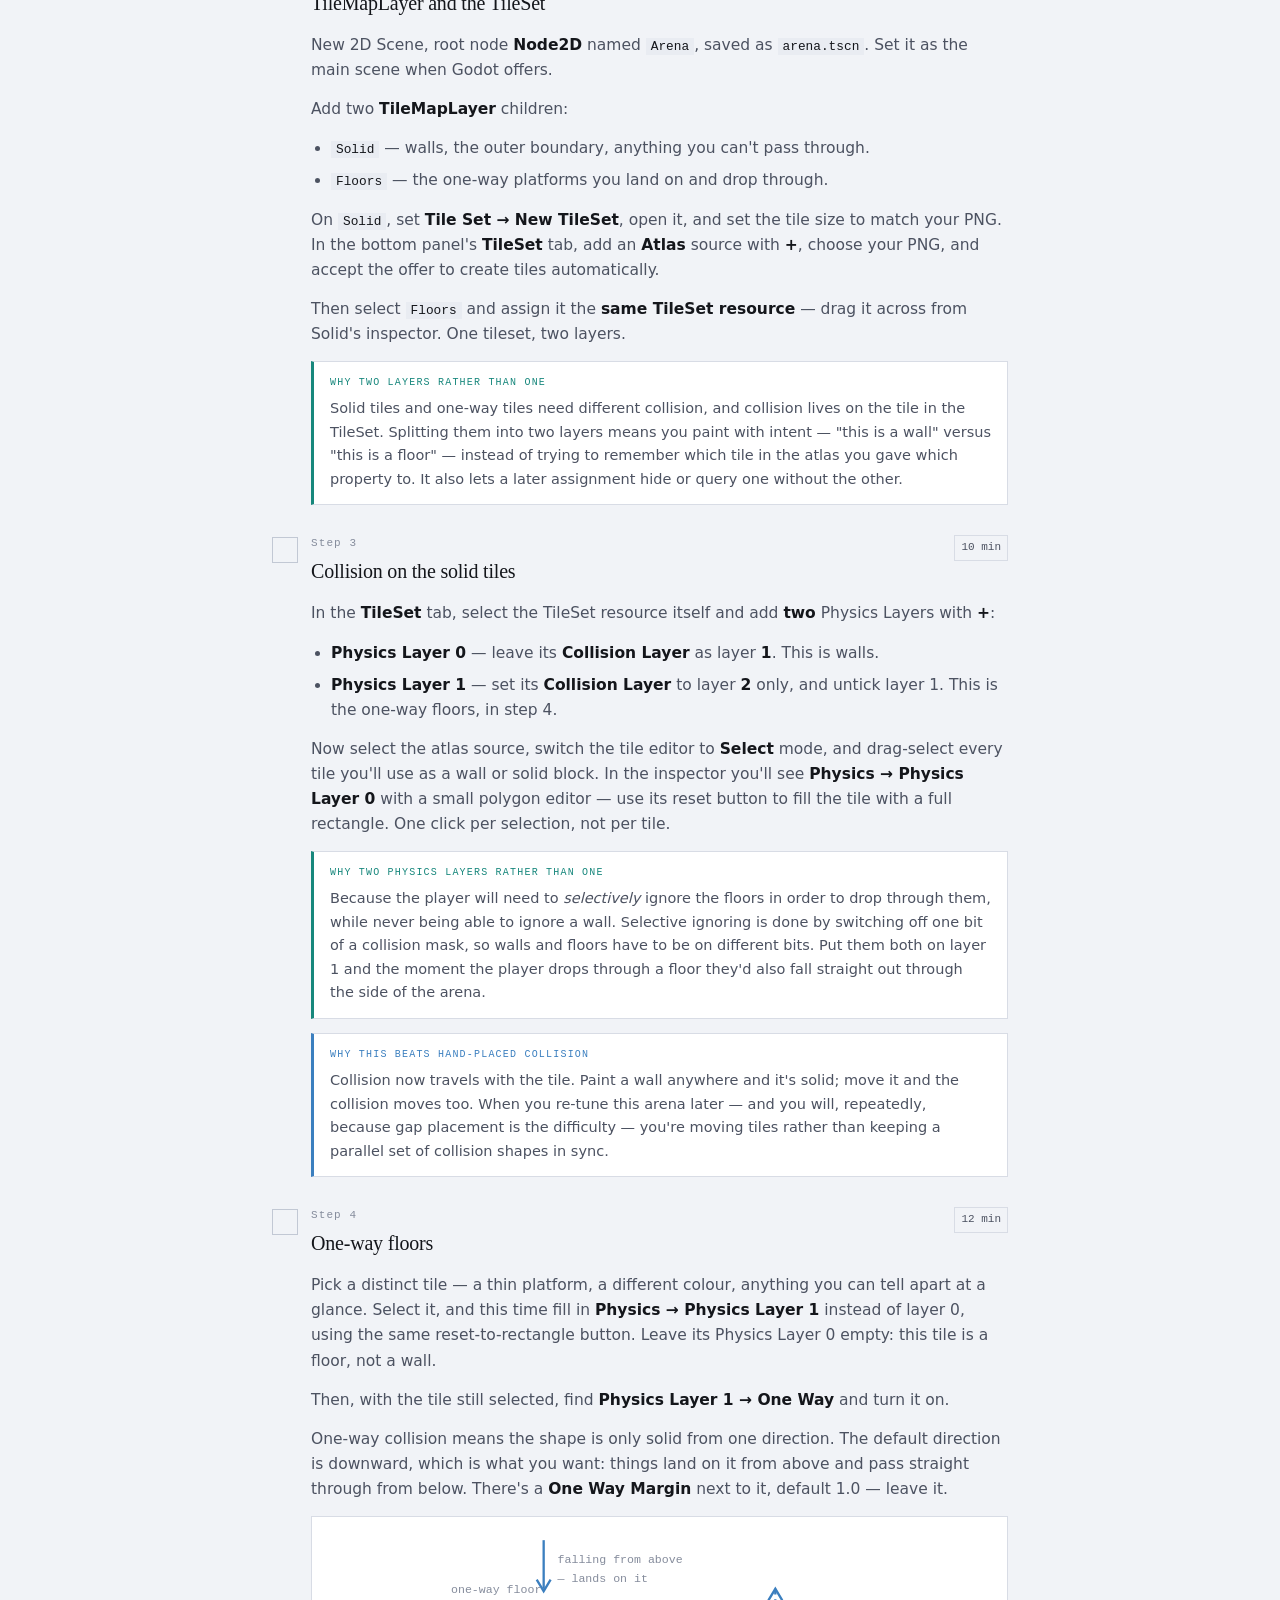
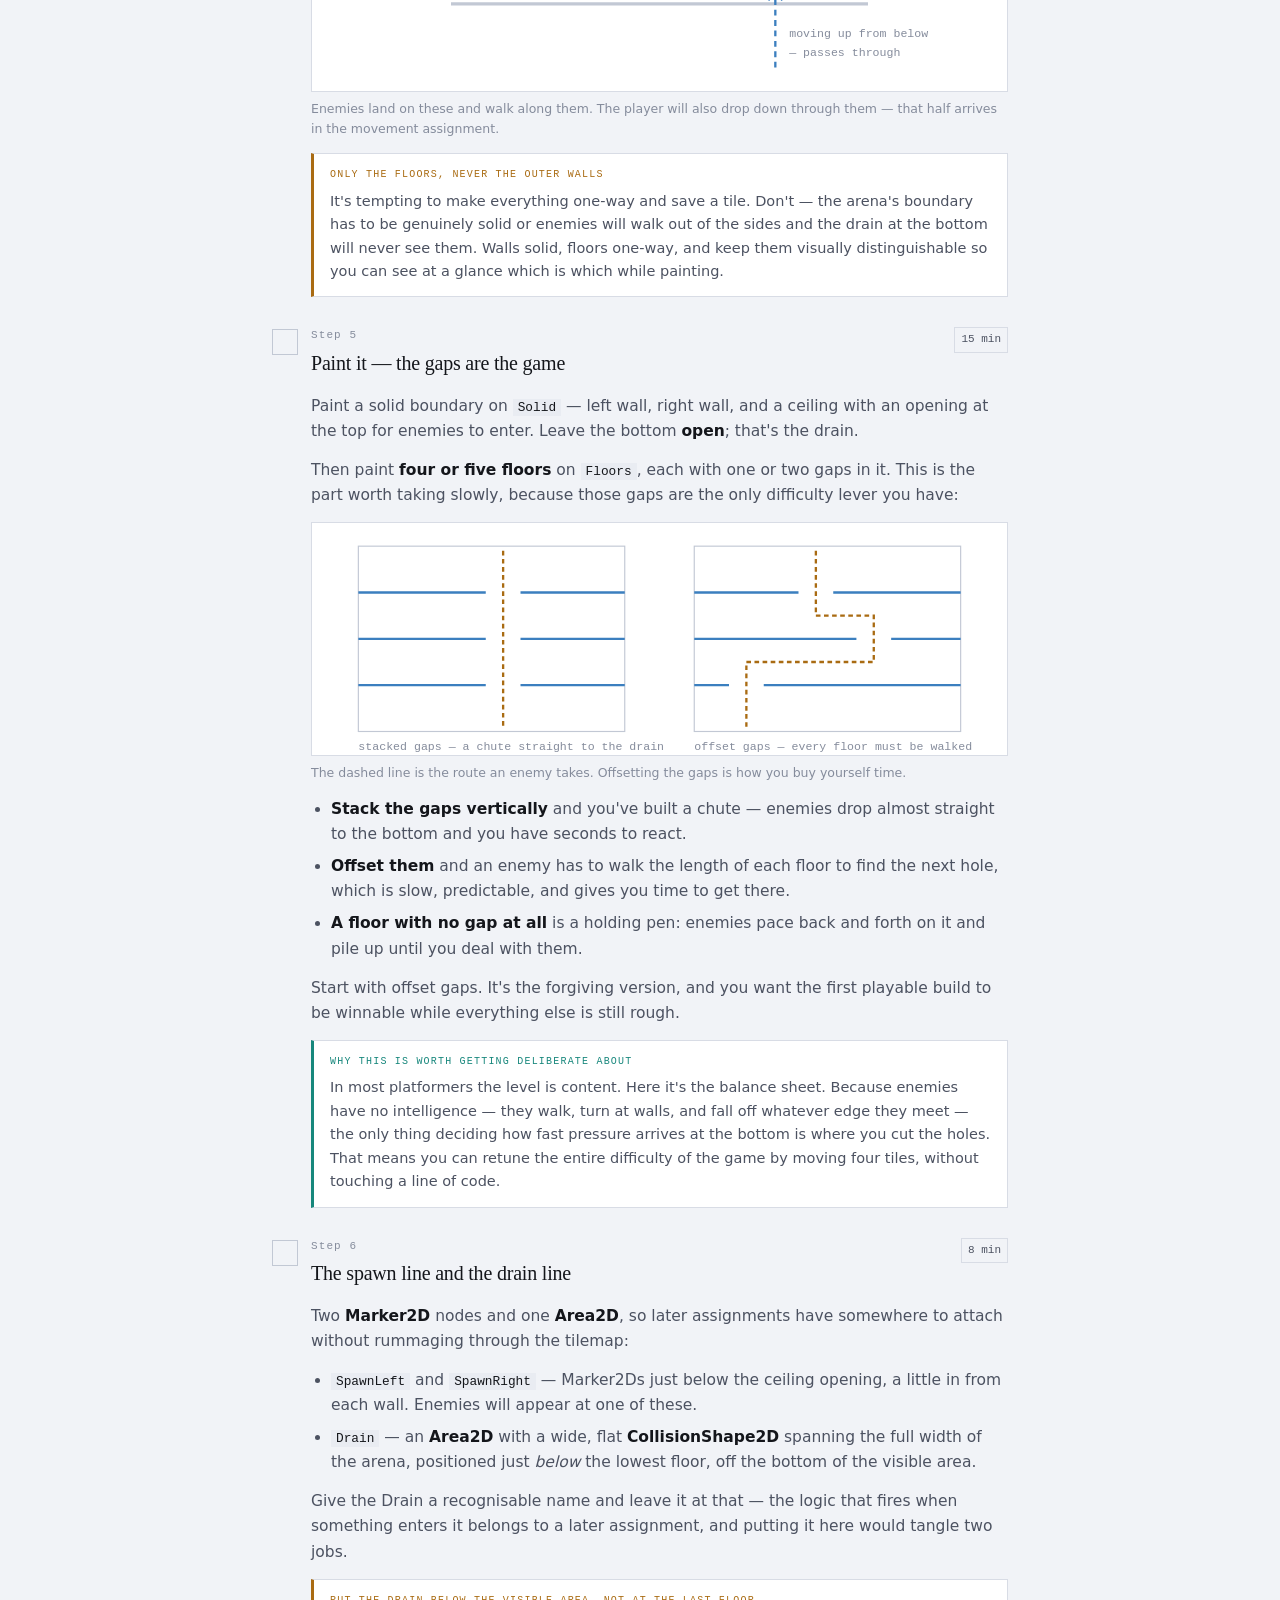
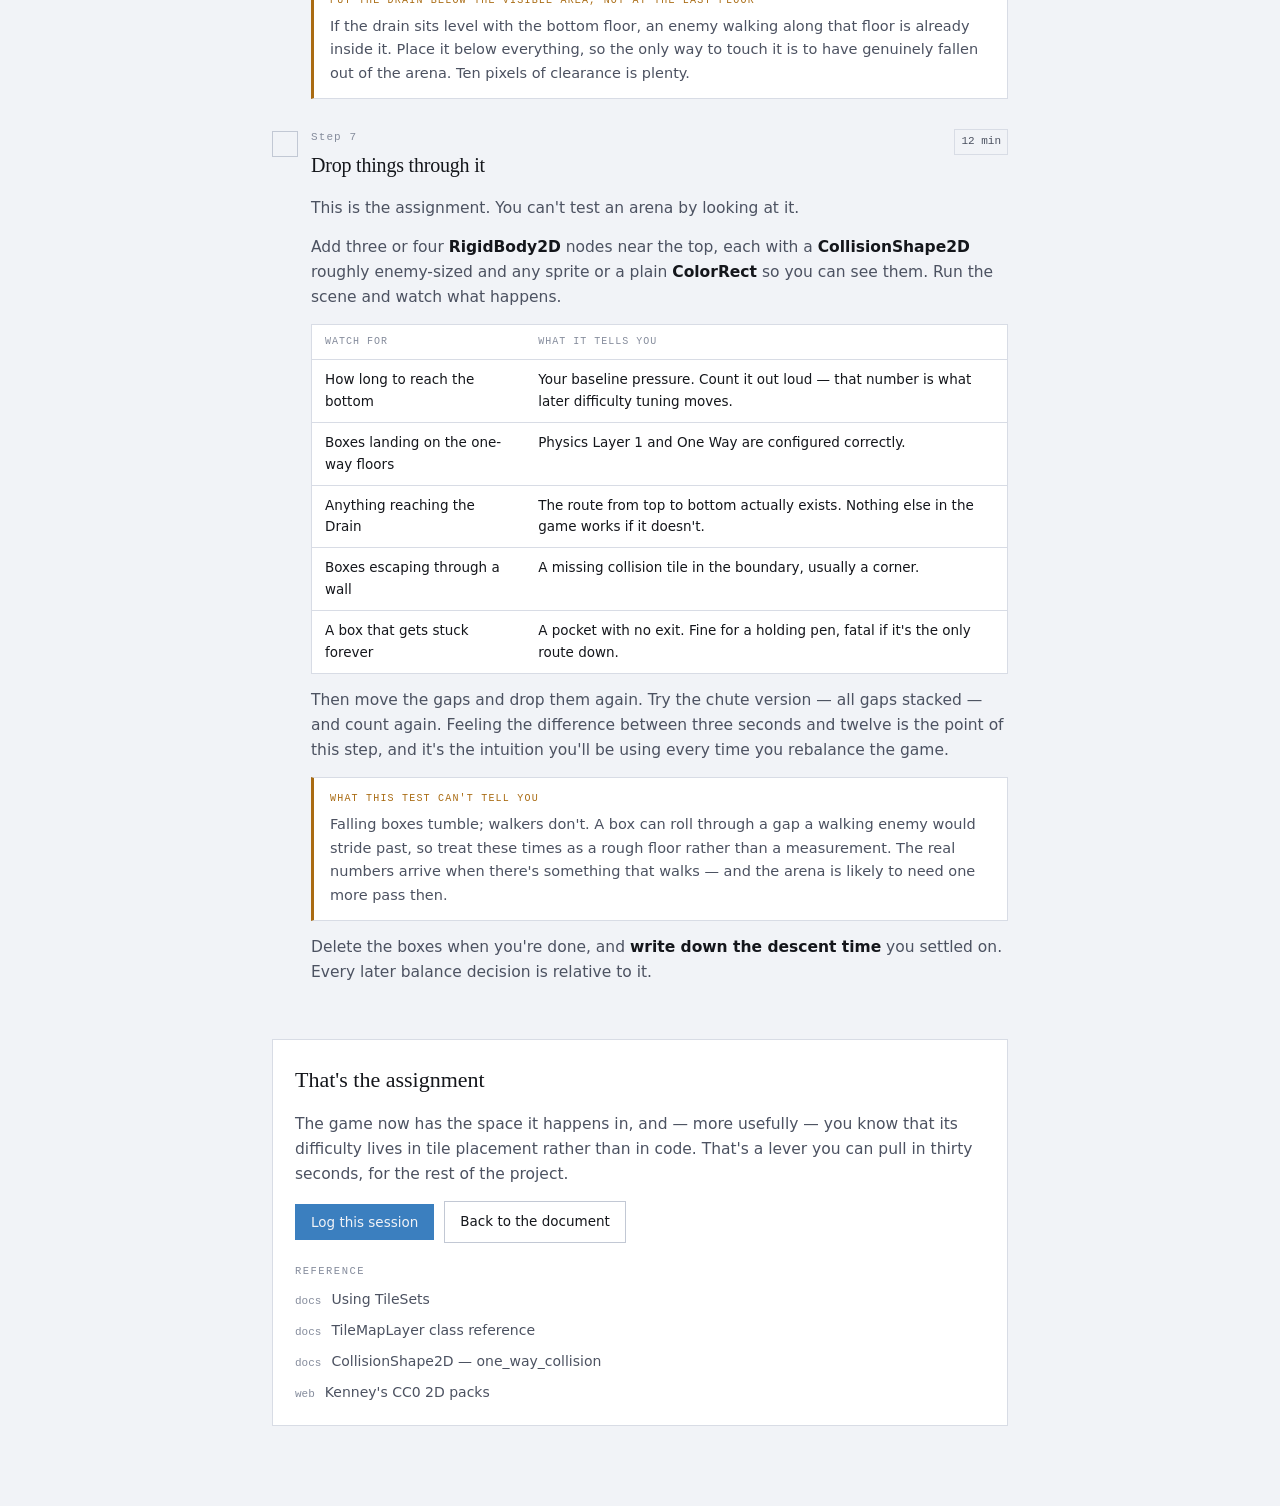
<file: guides/s1-the-arena.html>
<!DOCTYPE html>
<html lang="en">
<head>
<meta charset="utf-8" />
<meta name="viewport" content="width=device-width, initial-scale=1" />
<meta name="color-scheme" content="light dark" />
<meta name="description" content="S1 — build the fixed multi-floor arena in Godot 4: tileset, collision, one-way floors, and gaps placed as the difficulty knob." />
<link rel="icon" href="data:image/svg+xml,%3Csvg xmlns='http://www.w3.org/2000/svg' viewBox='0 0 32 32'%3E%3Ctext y='26' font-size='26'%3E%F0%9F%8E%9B%EF%B8%8F%3C/text%3E%3C/svg%3E" />
<link rel="stylesheet" href="../assets/guide.css" />
<title>S1 · The arena — The Gamedev Sketchbook</title>
</head>

<body data-guide="s1-the-arena" data-sketch="S1">

<div class="rail">
  <div class="rail-inner">
    <a class="back" href="../">← The game</a>
    <span class="bar"><i></i></span>
    <span class="pct">0/7 steps</span>
  </div>
</div>

<div class="wrap">

  <header class="head">
    <span class="eyebrow">S1 · Godot 4 · serves §core-loop</span>
    <h1>The arena</h1>
    <p class="standfirst">The fixed multi-floor level everything else happens inside. Floors you can
      drop through, gaps enemies fall through, and a shape you can re-tune later by moving tiles.
      No enemies, no player, no shooting — just the space.</p>
    <div class="meta">
      <span class="pill" style="--tone: var(--c-godot)">Godot 4.3+</span>
      <span class="pill">60–90 min</span>
      <span class="pill">7 steps</span>
      <span class="pill">base game</span>
    </div>

    <div class="outcome">
      <h2>What the game will have that it doesn't now</h2>
      <ul>
        <li>A <b>multi-floor arena</b> with collision, built from a tileset rather than hand-placed shapes.</li>
        <li><b>One-way floors</b> — land on them from above, pass through from below.</li>
        <li>Gaps positioned deliberately, because <b>gap placement is this game's difficulty knob</b>
          and you'll be moving them for the rest of the project.</li>
        <li>Marked <b>spawn</b> and <b>drain</b> lines at the top and bottom for later assignments to hook onto.</li>
      </ul>
    </div>

    <div class="trap" style="margin-top:4px">
      <h4>What this deliberately leaves plain</h4>
      <p>No background layers, no parallax, no decoration, no lighting. The arena's <em>shape</em> is a
        mechanics decision and gets built properly here; how it <em>looks</em> is a separate job for
        when the art sections of the document are written.</p>
    </div>

    <div class="trap" style="margin-top:4px">
      <h4>You need a tileset PNG to start</h4>
      <p>Any uniform grid with no padding — 16 × 16 or 32 × 32. If you don't have one, take a CC0 pack
        from <a href="https://kenney.nl/assets/category:2D?sort=update" target="_blank" rel="noopener noreferrer">Kenney</a>.
        Placeholder tiles are correct here: this assignment is about shape, and shape is easier to judge
        when the art isn't distracting you.</p>
    </div>
  </header>

  <section class="prep">
    <div class="prep-head">
      <h2>Prep</h2>
      <span>Optional — the steps are self-contained.</span>
    </div>

    <a class="vid optional" href="https://www.youtube.com/watch?v=ZutpG0_CYrQ" target="_blank" rel="noopener noreferrer">
      <span class="n">01</span>
      <span class="t">In Depth TILEMAP Tutorial For Godot 4.3+</span>
      <span class="len">39:13 · optional</span>
      <span class="by">DevWorm · Aug 2024 · 138k views · Godot 4.3+</span>
      <span class="why">Correct for the current node — built around TileMapLayer rather than the
        deprecated TileMap, which rules out most older tutorials. Long, so use it as a reference: its
        collision section covers step 3, which is the fiddliest part here.</span>
    </a>
  </section>

  <main class="steps">

    <section class="step" id="s1">
      <div class="step-head">
        <button class="step-check" type="button"><i></i><i></i><i></i><i></i></button>
        <div class="step-title"><span class="n">Step 1</span><h2>Project and import settings</h2></div>
        <span class="step-time">8 min</span>
      </div>
      <div class="step-body">
        <p>New 2D project. Drop the tileset PNG in, select it in the FileSystem dock, open the
          <b>Import</b> tab and turn <b>Filter</b> and <b>Mipmaps</b> off, then <b>Reimport</b>. Or set it
          project-wide: <b>Project Settings → Rendering → Textures → Canvas Textures → Default Texture
          Filter</b> → <b>Nearest</b>.</p>
        <p>Then set the window to something honest — <b>Project Settings → Display → Window</b>, viewport
          <b>480 × 270</b>, <b>Stretch Mode: canvas_items</b>, <b>Aspect: keep</b>. This game is a single
          fixed arena, so the viewport size <em>is</em> roughly the arena size, and picking it now saves
          you rebuilding the level later.</p>

        <div class="why">
          <h4>Why the viewport decides the arena</h4>
          <p>Everything in this game has to be visible at once — you're making routing decisions based
            on where enemies are, and you can't route around what you can't see. So there's no camera
            following anything and no scrolling. At 480 × 270 with 16-pixel tiles that's a 30 × 17 tile
            arena, which is a good size: four or five floors with room to move between them.</p>
        </div>
      </div>
    </section>

    <section class="step" id="s2">
      <div class="step-head">
        <button class="step-check" type="button"><i></i><i></i><i></i><i></i></button>
        <div class="step-title"><span class="n">Step 2</span><h2>TileMapLayer and the TileSet</h2></div>
        <span class="step-time">12 min</span>
      </div>
      <div class="step-body">
        <p>New 2D Scene, root node <b>Node2D</b> named <code class="inline">Arena</code>, saved as
          <code class="inline">arena.tscn</code>. Set it as the main scene when Godot offers.</p>
        <p>Add two <b>TileMapLayer</b> children:</p>
        <ul>
          <li><code class="inline">Solid</code> — walls, the outer boundary, anything you can't pass through.</li>
          <li><code class="inline">Floors</code> — the one-way platforms you land on and drop through.</li>
        </ul>
        <p>On <code class="inline">Solid</code>, set <b>Tile Set → New TileSet</b>, open it, and set the tile
          size to match your PNG. In the bottom panel's <b>TileSet</b> tab, add an <b>Atlas</b> source
          with <b>+</b>, choose your PNG, and accept the offer to create tiles automatically.</p>
        <p>Then select <code class="inline">Floors</code> and assign it the <b>same TileSet resource</b> —
          drag it across from Solid's inspector. One tileset, two layers.</p>

        <div class="why">
          <h4>Why two layers rather than one</h4>
          <p>Solid tiles and one-way tiles need different collision, and collision lives on the tile in
            the TileSet. Splitting them into two layers means you paint with intent — "this is a wall"
            versus "this is a floor" — instead of trying to remember which tile in the atlas you gave
            which property to. It also lets a later assignment hide or query one without the other.</p>
        </div>
      </div>
    </section>

    <section class="step" id="s3">
      <div class="step-head">
        <button class="step-check" type="button"><i></i><i></i><i></i><i></i></button>
        <div class="step-title"><span class="n">Step 3</span><h2>Collision on the solid tiles</h2></div>
        <span class="step-time">10 min</span>
      </div>
      <div class="step-body">
        <p>In the <b>TileSet</b> tab, select the TileSet resource itself and add <b>two</b> Physics
          Layers with <b>+</b>:</p>
        <ul>
          <li><b>Physics Layer 0</b> — leave its <b>Collision Layer</b> as layer <b>1</b>. This is walls.</li>
          <li><b>Physics Layer 1</b> — set its <b>Collision Layer</b> to layer <b>2</b> only, and untick
            layer 1. This is the one-way floors, in step 4.</li>
        </ul>
        <p>Now select the atlas source, switch the tile editor to <b>Select</b> mode, and drag-select
          every tile you'll use as a wall or solid block. In the inspector you'll see
          <b>Physics → Physics Layer 0</b> with a small polygon editor — use its reset button to fill the
          tile with a full rectangle. One click per selection, not per tile.</p>

        <div class="why">
          <h4>Why two physics layers rather than one</h4>
          <p>Because the player will need to <em>selectively</em> ignore the floors in order to drop
            through them, while never being able to ignore a wall. Selective ignoring is done by
            switching off one bit of a collision mask, so walls and floors have to be on different bits.
            Put them both on layer 1 and the moment the player drops through a floor they'd also fall
            straight out through the side of the arena.</p>
        </div>

        <div class="feel">
          <h4>Why this beats hand-placed collision</h4>
          <p>Collision now travels with the tile. Paint a wall anywhere and it's solid; move it and the
            collision moves too. When you re-tune this arena later — and you will, repeatedly, because
            gap placement is the difficulty — you're moving tiles rather than keeping a parallel set of
            collision shapes in sync.</p>
        </div>
      </div>
    </section>

    <section class="step" id="s4">
      <div class="step-head">
        <button class="step-check" type="button"><i></i><i></i><i></i><i></i></button>
        <div class="step-title"><span class="n">Step 4</span><h2>One-way floors</h2></div>
        <span class="step-time">12 min</span>
      </div>
      <div class="step-body">
        <p>Pick a distinct tile — a thin platform, a different colour, anything you can tell apart at a
          glance. Select it, and this time fill in <b>Physics → Physics Layer 1</b> instead of layer 0,
          using the same reset-to-rectangle button. Leave its Physics Layer 0 empty: this tile is a
          floor, not a wall.</p>
        <p>Then, with the tile still selected, find <b>Physics Layer 1 → One Way</b> and turn it on.</p>
        <p>One-way collision means the shape is only solid from one direction. The default direction is
          downward, which is what you want: things land on it from above and pass straight through from
          below. There's a <b>One Way Margin</b> next to it, default 1.0 — leave it.</p>

        <figure class="fig">
          <svg viewBox="0 0 600 150" role="img" aria-label="A one-way floor: an object falling from above lands on it, an object moving up from below passes through.">
            <g class="svg-line"><path d="M120,75 L480,75" stroke-width="3" /></g>
            <g class="svg-plot">
              <path d="M200,20 L200,62" /><path d="M194,54 l6,10 6,-10" />
              <path d="M400,130 L400,60" stroke-dasharray="5 4" /><path d="M394,72 l6,-10 6,10" />
            </g>
            <text class="svg-label" x="212" y="40">falling from above</text>
            <text class="svg-label" x="212" y="56">— lands on it</text>
            <text class="svg-label" x="412" y="104">moving up from below</text>
            <text class="svg-label" x="412" y="120">— passes through</text>
            <text class="svg-label" x="120" y="66">one-way floor</text>
          </svg>
          <figcaption>Enemies land on these and walk along them. The player will also drop down through them — that half arrives in the movement assignment.</figcaption>
        </figure>

        <div class="trap">
          <h4>Only the floors, never the outer walls</h4>
          <p>It's tempting to make everything one-way and save a tile. Don't — the arena's boundary has
            to be genuinely solid or enemies will walk out of the sides and the drain at the bottom will
            never see them. Walls solid, floors one-way, and keep them visually distinguishable so you
            can see at a glance which is which while painting.</p>
        </div>
      </div>
    </section>

    <section class="step" id="s5">
      <div class="step-head">
        <button class="step-check" type="button"><i></i><i></i><i></i><i></i></button>
        <div class="step-title"><span class="n">Step 5</span><h2>Paint it — the gaps are the game</h2></div>
        <span class="step-time">15 min</span>
      </div>
      <div class="step-body">
        <p>Paint a solid boundary on <code class="inline">Solid</code> — left wall, right wall, and a
          ceiling with an opening at the top for enemies to enter. Leave the bottom <b>open</b>; that's
          the drain.</p>
        <p>Then paint <b>four or five floors</b> on <code class="inline">Floors</code>, each with one or two
          gaps in it. This is the part worth taking slowly, because those gaps are the only difficulty
          lever you have:</p>

        <figure class="fig">
          <svg viewBox="0 0 600 200" role="img" aria-label="Two arena layouts: stacked gaps giving a fast descent, and offset gaps forcing enemies to traverse each floor.">
            <g class="svg-line">
              <rect x="40" y="20" width="230" height="160" />
              <rect x="330" y="20" width="230" height="160" />
            </g>
            <g class="svg-plot" stroke-width="3">
              <path d="M40,60 L150,60 M180,60 L270,60" />
              <path d="M40,100 L150,100 M180,100 L270,100" />
              <path d="M40,140 L150,140 M180,140 L270,140" />
              <path d="M330,60 L420,60 M450,60 L560,60" />
              <path d="M330,100 L470,100 M500,100 L560,100" />
              <path d="M330,140 L360,140 M390,140 L560,140" />
            </g>
            <g class="svg-plot2">
              <path d="M165,24 L165,178" />
              <path d="M435,24 L435,80 L485,80 L485,120 L375,120 L375,178" />
            </g>
            <text class="svg-label" x="40" y="196">stacked gaps — a chute straight to the drain</text>
            <text class="svg-label" x="330" y="196">offset gaps — every floor must be walked</text>
          </svg>
          <figcaption>The dashed line is the route an enemy takes. Offsetting the gaps is how you buy yourself time.</figcaption>
        </figure>

        <ul>
          <li><b>Stack the gaps vertically</b> and you've built a chute — enemies drop almost straight
            to the bottom and you have seconds to react.</li>
          <li><b>Offset them</b> and an enemy has to walk the length of each floor to find the next hole,
            which is slow, predictable, and gives you time to get there.</li>
          <li><b>A floor with no gap at all</b> is a holding pen: enemies pace back and forth on it and
            pile up until you deal with them.</li>
        </ul>
        <p>Start with offset gaps. It's the forgiving version, and you want the first playable build to
          be winnable while everything else is still rough.</p>

        <div class="why">
          <h4>Why this is worth getting deliberate about</h4>
          <p>In most platformers the level is content. Here it's the balance sheet. Because enemies have
            no intelligence — they walk, turn at walls, and fall off whatever edge they meet — the only
            thing deciding how fast pressure arrives at the bottom is where you cut the holes. That means
            you can retune the entire difficulty of the game by moving four tiles, without touching a
            line of code.</p>
        </div>
      </div>
    </section>

    <section class="step" id="s6">
      <div class="step-head">
        <button class="step-check" type="button"><i></i><i></i><i></i><i></i></button>
        <div class="step-title"><span class="n">Step 6</span><h2>The spawn line and the drain line</h2></div>
        <span class="step-time">8 min</span>
      </div>
      <div class="step-body">
        <p>Two <b>Marker2D</b> nodes and one <b>Area2D</b>, so later assignments have somewhere to attach
          without rummaging through the tilemap:</p>
        <ul>
          <li><code class="inline">SpawnLeft</code> and <code class="inline">SpawnRight</code> — Marker2Ds just
            below the ceiling opening, a little in from each wall. Enemies will appear at one of these.</li>
          <li><code class="inline">Drain</code> — an <b>Area2D</b> with a wide, flat
            <b>CollisionShape2D</b> spanning the full width of the arena, positioned just <em>below</em>
            the lowest floor, off the bottom of the visible area.</li>
        </ul>
        <p>Give the Drain a recognisable name and leave it at that — the logic that fires when something
          enters it belongs to a later assignment, and putting it here would tangle two jobs.</p>

        <div class="trap">
          <h4>Put the drain below the visible area, not at the last floor</h4>
          <p>If the drain sits level with the bottom floor, an enemy walking along that floor is already
            inside it. Place it below everything, so the only way to touch it is to have genuinely fallen
            out of the arena. Ten pixels of clearance is plenty.</p>
        </div>
      </div>
    </section>

    <section class="step" id="s7">
      <div class="step-head">
        <button class="step-check" type="button"><i></i><i></i><i></i><i></i></button>
        <div class="step-title"><span class="n">Step 7</span><h2>Drop things through it</h2></div>
        <span class="step-time">12 min</span>
      </div>
      <div class="step-body">
        <p>This is the assignment. You can't test an arena by looking at it.</p>
        <p>Add three or four <b>RigidBody2D</b> nodes near the top, each with a
          <b>CollisionShape2D</b> roughly enemy-sized and any sprite or a plain
          <b>ColorRect</b> so you can see them. Run the scene and watch what happens.</p>

        <div class="tablewrap">
          <table>
            <thead><tr><th>Watch for</th><th>What it tells you</th></tr></thead>
            <tbody>
              <tr><td>How long to reach the bottom</td><td>Your baseline pressure. Count it out loud — that number is what later difficulty tuning moves.</td></tr>
              <tr><td>Boxes landing on the one-way floors</td><td>Physics Layer 1 and One Way are configured correctly.</td></tr>
              <tr><td>Anything reaching the Drain</td><td>The route from top to bottom actually exists. Nothing else in the game works if it doesn't.</td></tr>
              <tr><td>Boxes escaping through a wall</td><td>A missing collision tile in the boundary, usually a corner.</td></tr>
              <tr><td>A box that gets stuck forever</td><td>A pocket with no exit. Fine for a holding pen, fatal if it's the only route down.</td></tr>
            </tbody>
          </table>
        </div>

        <p>Then move the gaps and drop them again. Try the chute version — all gaps stacked — and count
          again. Feeling the difference between three seconds and twelve is the point of this step, and
          it's the intuition you'll be using every time you rebalance the game.</p>

        <div class="trap">
          <h4>What this test can't tell you</h4>
          <p>Falling boxes tumble; walkers don't. A box can roll through a gap a walking enemy would
            stride past, so treat these times as a rough floor rather than a measurement. The real
            numbers arrive when there's something that walks — and the arena is likely to need one more
            pass then.</p>
        </div>

        <p>Delete the boxes when you're done, and <b>write down the descent time</b> you settled on.
          Every later balance decision is relative to it.</p>
      </div>
    </section>

  </main>

  <footer class="done">
    <h2>That's the assignment</h2>
    <p>The game now has the space it happens in, and — more usefully — you know that its difficulty
      lives in tile placement rather than in code. That's a lever you can pull in thirty seconds, for
      the rest of the project.</p>

    <p data-when-finished hidden><b>All seven steps done.</b> Log the session and it'll show up on the
      document with today's date.</p>

    <div class="actions">
      <button class="btn" type="button" id="logSession">Log this session</button>
      <a class="btn ghost" href="../">Back to the document</a>
      <span class="logmsg" id="logMsg"></span>
    </div>

    <div class="next" style="margin-top:6px">
      <span class="eyebrow">Reference</span>
      <a href="https://docs.godotengine.org/en/stable/tutorials/2d/using_tilesets.html" target="_blank" rel="noopener noreferrer"><span class="id">docs</span><span>Using TileSets</span></a>
      <a href="https://docs.godotengine.org/en/stable/classes/class_tilemaplayer.html" target="_blank" rel="noopener noreferrer"><span class="id">docs</span><span>TileMapLayer class reference</span></a>
      <a href="https://docs.godotengine.org/en/stable/classes/class_collisionshape2d.html" target="_blank" rel="noopener noreferrer"><span class="id">docs</span><span>CollisionShape2D — one_way_collision</span></a>
      <a href="https://kenney.nl/assets/category:2D?sort=update" target="_blank" rel="noopener noreferrer"><span class="id">web</span><span>Kenney's CC0 2D packs</span></a>
    </div>
  </footer>

</div>

<script src="../assets/guide.js"></script>
</body>
</html>
</file>
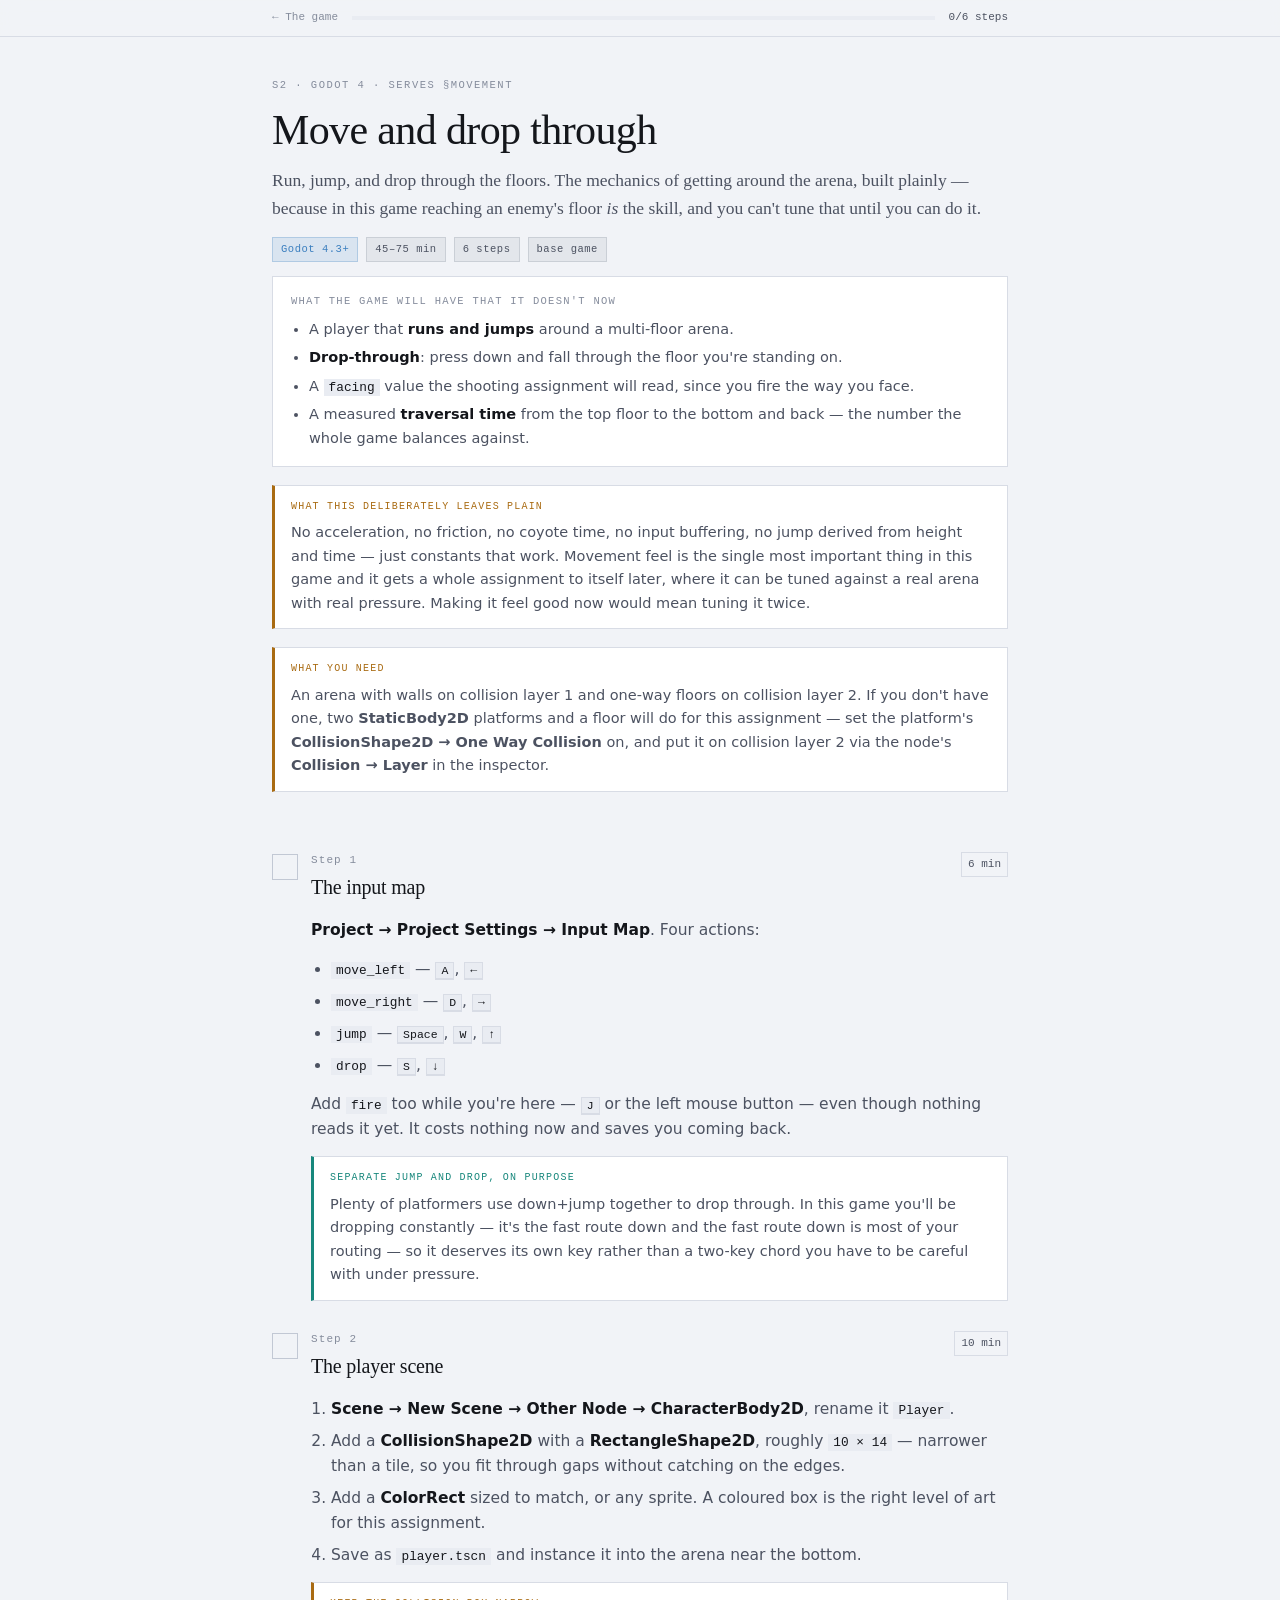
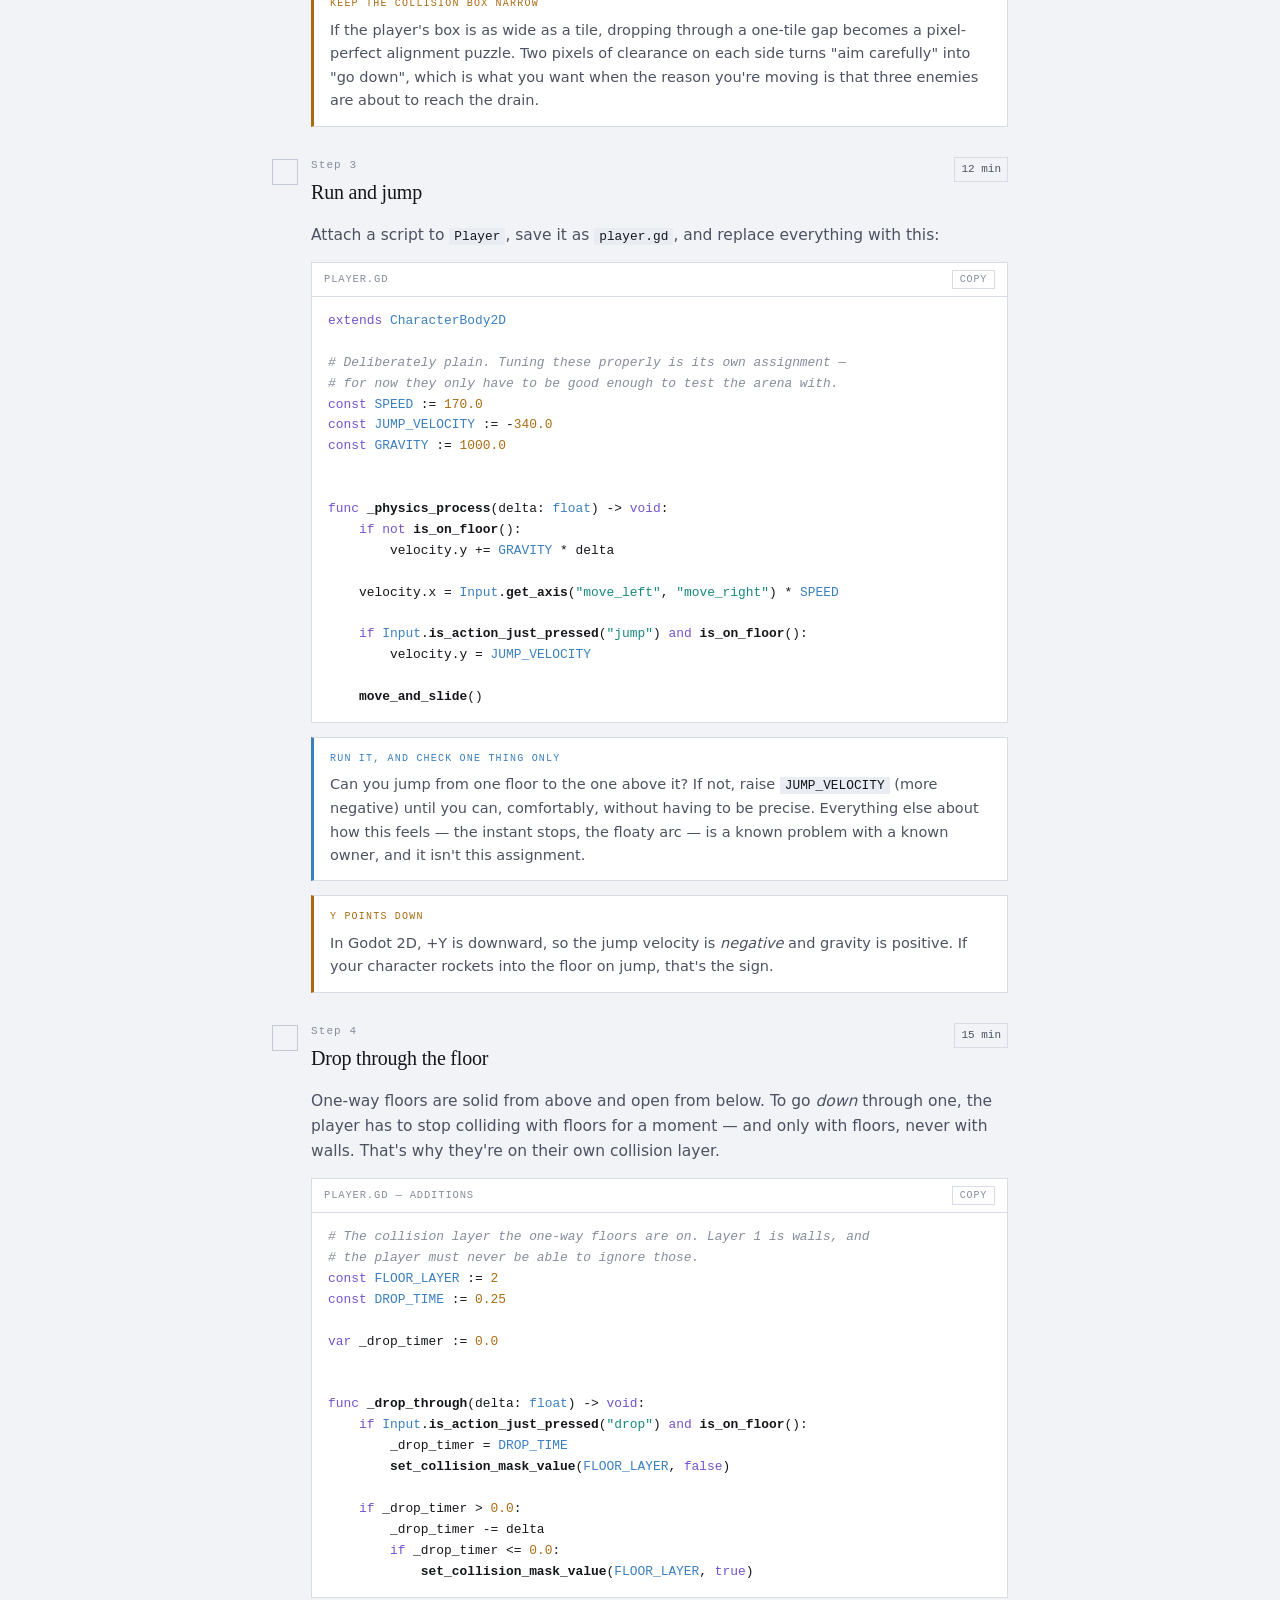
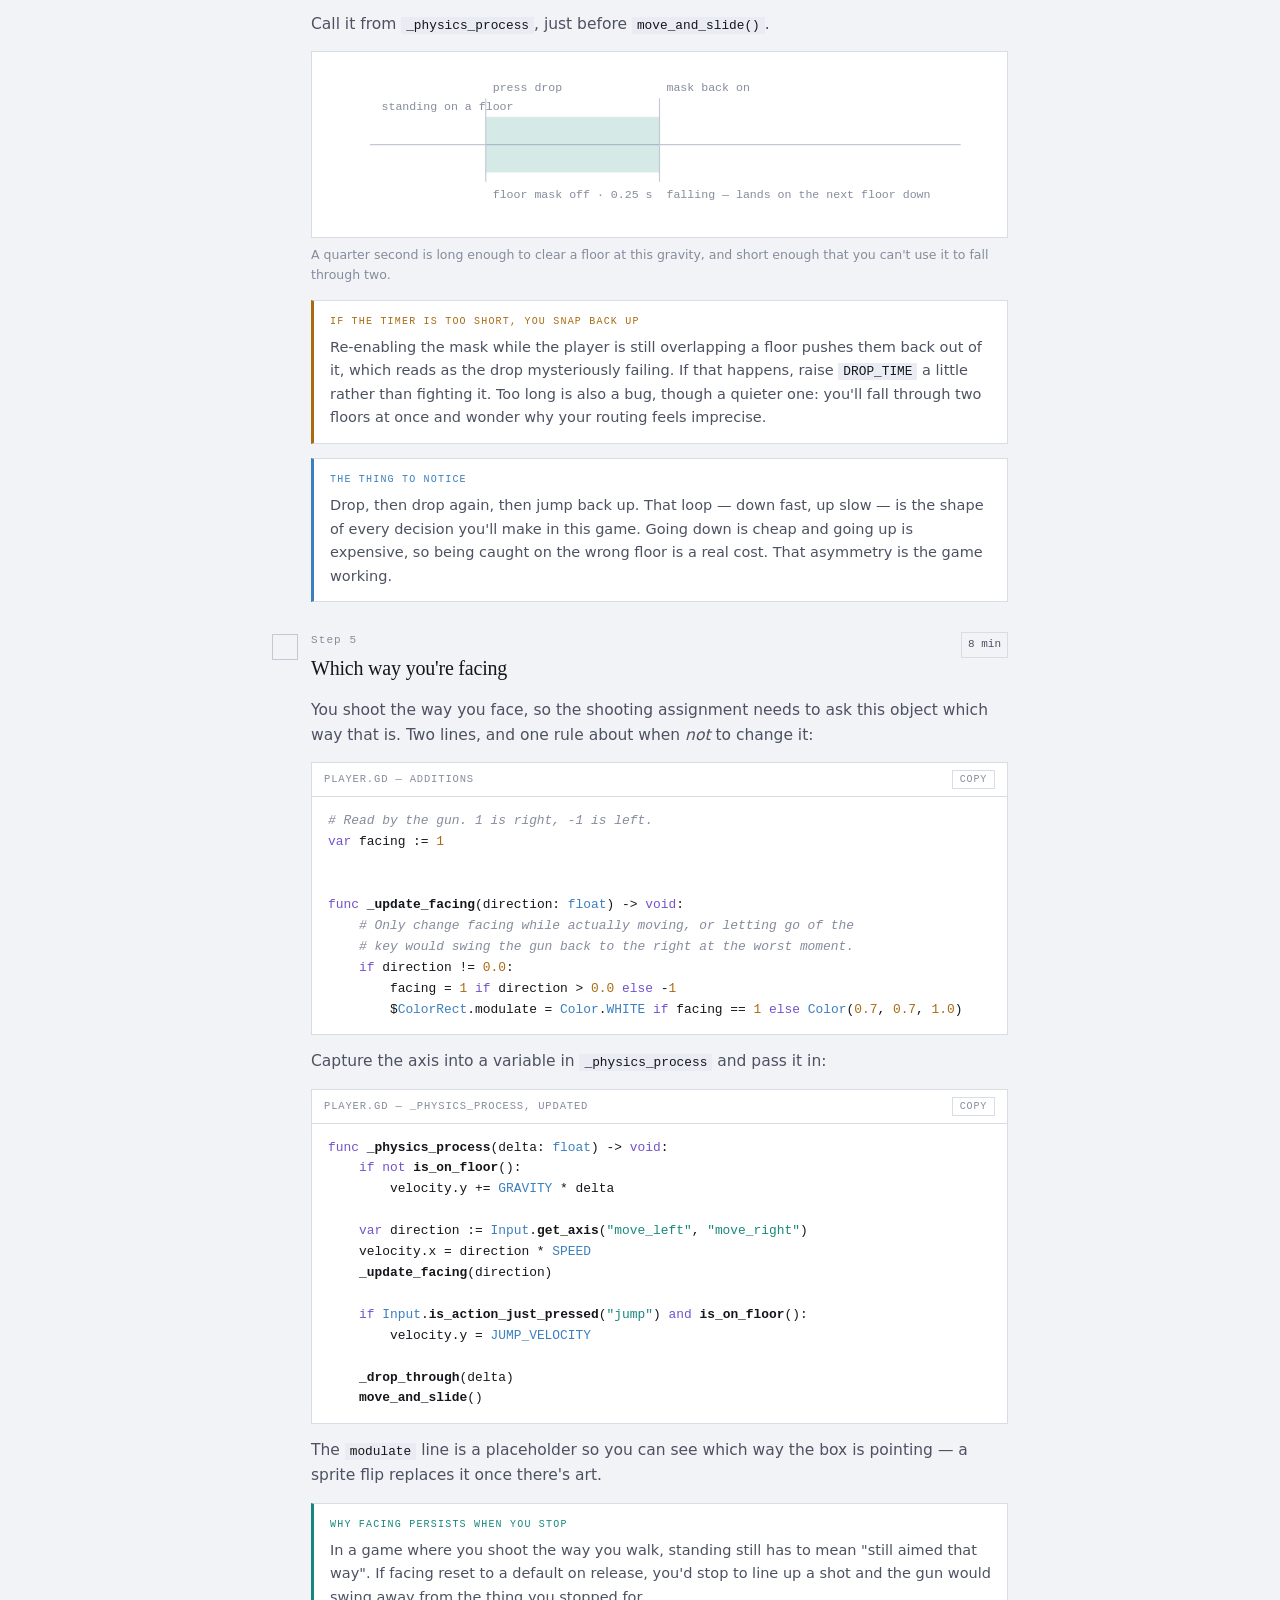
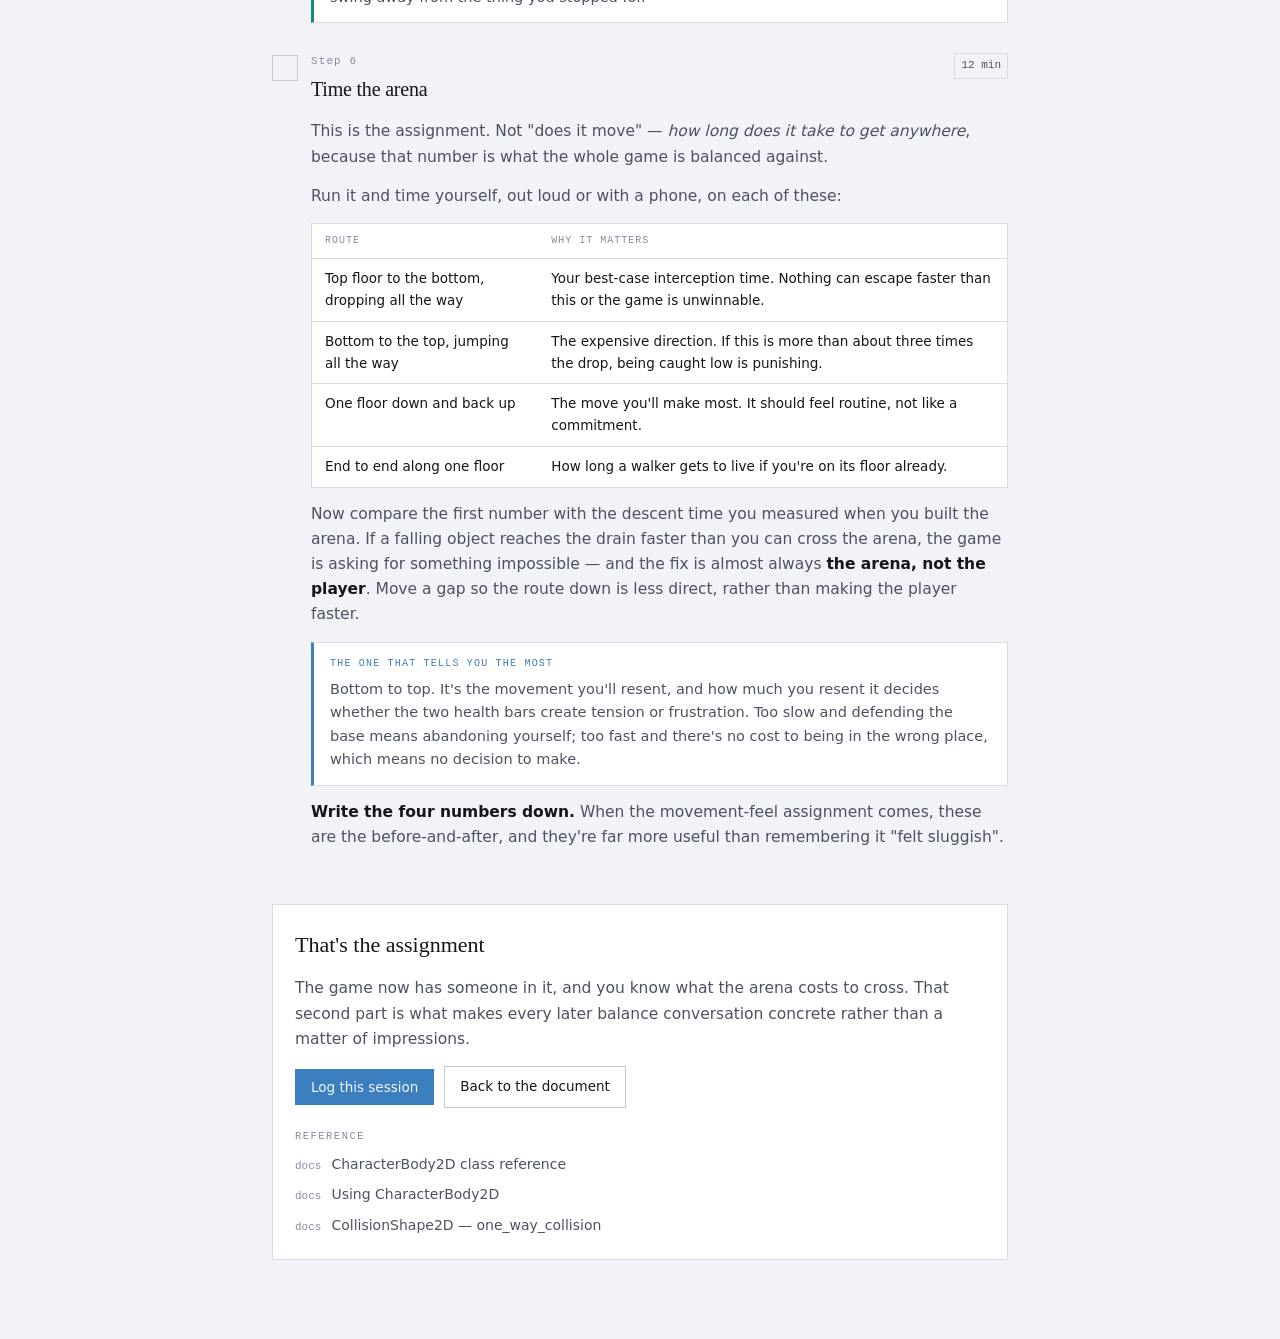
<file: guides/s2-move-and-drop.html>
<!DOCTYPE html>
<html lang="en">
<head>
<meta charset="utf-8" />
<meta name="viewport" content="width=device-width, initial-scale=1" />
<meta name="color-scheme" content="light dark" />
<meta name="description" content="S2 — the player moves: run, jump, drop through one-way floors, and face a direction. Functional, not tuned." />
<link rel="icon" href="data:image/svg+xml,%3Csvg xmlns='http://www.w3.org/2000/svg' viewBox='0 0 32 32'%3E%3Ctext y='26' font-size='26'%3E%F0%9F%8E%9B%EF%B8%8F%3C/text%3E%3C/svg%3E" />
<link rel="stylesheet" href="../assets/guide.css" />
<title>S2 · Move and drop through — The Gamedev Sketchbook</title>
</head>

<body data-guide="s2-move-and-drop" data-sketch="S2">

<div class="rail">
  <div class="rail-inner">
    <a class="back" href="../">← The game</a>
    <span class="bar"><i></i></span>
    <span class="pct">0/6 steps</span>
  </div>
</div>

<div class="wrap">

  <header class="head">
    <span class="eyebrow">S2 · Godot 4 · serves §movement</span>
    <h1>Move and drop through</h1>
    <p class="standfirst">Run, jump, and drop through the floors. The mechanics of getting around the
      arena, built plainly — because in this game reaching an enemy's floor <em>is</em> the skill, and
      you can't tune that until you can do it.</p>
    <div class="meta">
      <span class="pill" style="--tone: var(--c-godot)">Godot 4.3+</span>
      <span class="pill">45–75 min</span>
      <span class="pill">6 steps</span>
      <span class="pill">base game</span>
    </div>

    <div class="outcome">
      <h2>What the game will have that it doesn't now</h2>
      <ul>
        <li>A player that <b>runs and jumps</b> around a multi-floor arena.</li>
        <li><b>Drop-through</b>: press down and fall through the floor you're standing on.</li>
        <li>A <code class="inline">facing</code> value the shooting assignment will read, since you fire
          the way you face.</li>
        <li>A measured <b>traversal time</b> from the top floor to the bottom and back — the number the
          whole game balances against.</li>
      </ul>
    </div>

    <div class="trap" style="margin-top:4px">
      <h4>What this deliberately leaves plain</h4>
      <p>No acceleration, no friction, no coyote time, no input buffering, no jump derived from height
        and time — just constants that work. Movement feel is the single most important thing in this
        game and it gets a whole assignment to itself later, where it can be tuned against a real arena
        with real pressure. Making it feel good now would mean tuning it twice.</p>
    </div>

    <div class="trap" style="margin-top:4px">
      <h4>What you need</h4>
      <p>An arena with walls on collision layer 1 and one-way floors on collision layer 2. If you don't
        have one, two <b>StaticBody2D</b> platforms and a floor will do for this assignment — set the
        platform's <b>CollisionShape2D → One Way Collision</b> on, and put it on collision layer 2 via
        the node's <b>Collision → Layer</b> in the inspector.</p>
    </div>
  </header>

  <main class="steps">

    <section class="step" id="s1">
      <div class="step-head">
        <button class="step-check" type="button"><i></i><i></i><i></i><i></i></button>
        <div class="step-title"><span class="n">Step 1</span><h2>The input map</h2></div>
        <span class="step-time">6 min</span>
      </div>
      <div class="step-body">
        <p><b>Project → Project Settings → Input Map</b>. Four actions:</p>
        <ul>
          <li><code class="inline">move_left</code> — <kbd>A</kbd>, <kbd>←</kbd></li>
          <li><code class="inline">move_right</code> — <kbd>D</kbd>, <kbd>→</kbd></li>
          <li><code class="inline">jump</code> — <kbd>Space</kbd>, <kbd>W</kbd>, <kbd>↑</kbd></li>
          <li><code class="inline">drop</code> — <kbd>S</kbd>, <kbd>↓</kbd></li>
        </ul>
        <p>Add <code class="inline">fire</code> too while you're here — <kbd>J</kbd> or the left mouse
          button — even though nothing reads it yet. It costs nothing now and saves you coming back.</p>

        <div class="why">
          <h4>Separate jump and drop, on purpose</h4>
          <p>Plenty of platformers use down+jump together to drop through. In this game you'll be
            dropping constantly — it's the fast route down and the fast route down is most of your
            routing — so it deserves its own key rather than a two-key chord you have to be careful
            with under pressure.</p>
        </div>
      </div>
    </section>

    <section class="step" id="s2">
      <div class="step-head">
        <button class="step-check" type="button"><i></i><i></i><i></i><i></i></button>
        <div class="step-title"><span class="n">Step 2</span><h2>The player scene</h2></div>
        <span class="step-time">10 min</span>
      </div>
      <div class="step-body">
        <ol>
          <li><b>Scene → New Scene → Other Node → CharacterBody2D</b>, rename it
            <code class="inline">Player</code>.</li>
          <li>Add a <b>CollisionShape2D</b> with a <b>RectangleShape2D</b>, roughly
            <code class="inline">10 × 14</code> — narrower than a tile, so you fit through gaps without
            catching on the edges.</li>
          <li>Add a <b>ColorRect</b> sized to match, or any sprite. A coloured box is the right level of
            art for this assignment.</li>
          <li>Save as <code class="inline">player.tscn</code> and instance it into the arena near the
            bottom.</li>
        </ol>

        <div class="trap">
          <h4>Keep the collision box narrow</h4>
          <p>If the player's box is as wide as a tile, dropping through a one-tile gap becomes a
            pixel-perfect alignment puzzle. Two pixels of clearance on each side turns "aim carefully"
            into "go down", which is what you want when the reason you're moving is that three enemies
            are about to reach the drain.</p>
        </div>
      </div>
    </section>

    <section class="step" id="s3">
      <div class="step-head">
        <button class="step-check" type="button"><i></i><i></i><i></i><i></i></button>
        <div class="step-title"><span class="n">Step 3</span><h2>Run and jump</h2></div>
        <span class="step-time">12 min</span>
      </div>
      <div class="step-body">
        <p>Attach a script to <code class="inline">Player</code>, save it as
          <code class="inline">player.gd</code>, and replace everything with this:</p>

        <figure class="code">
          <figcaption>player.gd<span class="sp"></span><button class="copy" type="button">copy</button></figcaption>
          <pre><code>
extends CharacterBody2D

# Deliberately plain. Tuning these properly is its own assignment —
# for now they only have to be good enough to test the arena with.
const SPEED := 170.0
const JUMP_VELOCITY := -340.0
const GRAVITY := 1000.0


func _physics_process(delta: float) -&gt; void:
	if not is_on_floor():
		velocity.y += GRAVITY * delta

	velocity.x = Input.get_axis("move_left", "move_right") * SPEED

	if Input.is_action_just_pressed("jump") and is_on_floor():
		velocity.y = JUMP_VELOCITY

	move_and_slide()
</code></pre>
        </figure>

        <div class="feel">
          <h4>Run it, and check one thing only</h4>
          <p>Can you jump from one floor to the one above it? If not, raise
            <code class="inline">JUMP_VELOCITY</code> (more negative) until you can, comfortably, without
            having to be precise. Everything else about how this feels — the instant stops, the floaty
            arc — is a known problem with a known owner, and it isn't this assignment.</p>
        </div>

        <div class="trap">
          <h4>Y points down</h4>
          <p>In Godot 2D, +Y is downward, so the jump velocity is <em>negative</em> and gravity is
            positive. If your character rockets into the floor on jump, that's the sign.</p>
        </div>
      </div>
    </section>

    <section class="step" id="s4">
      <div class="step-head">
        <button class="step-check" type="button"><i></i><i></i><i></i><i></i></button>
        <div class="step-title"><span class="n">Step 4</span><h2>Drop through the floor</h2></div>
        <span class="step-time">15 min</span>
      </div>
      <div class="step-body">
        <p>One-way floors are solid from above and open from below. To go <em>down</em> through one, the
          player has to stop colliding with floors for a moment — and only with floors, never with
          walls. That's why they're on their own collision layer.</p>

        <figure class="code">
          <figcaption>player.gd — additions<span class="sp"></span><button class="copy" type="button">copy</button></figcaption>
          <pre><code>
# The collision layer the one-way floors are on. Layer 1 is walls, and
# the player must never be able to ignore those.
const FLOOR_LAYER := 2
const DROP_TIME := 0.25

var _drop_timer := 0.0


func _drop_through(delta: float) -&gt; void:
	if Input.is_action_just_pressed("drop") and is_on_floor():
		_drop_timer = DROP_TIME
		set_collision_mask_value(FLOOR_LAYER, false)

	if _drop_timer &gt; 0.0:
		_drop_timer -= delta
		if _drop_timer &lt;= 0.0:
			set_collision_mask_value(FLOOR_LAYER, true)
</code></pre>
        </figure>

        <p>Call it from <code class="inline">_physics_process</code>, just before
          <code class="inline">move_and_slide()</code>.</p>

        <figure class="fig">
          <svg viewBox="0 0 600 160" role="img" aria-label="Timeline of a drop: pressing drop switches the floor mask off for a quarter second, the player falls clear, then the mask returns.">
            <line class="svg-line" x1="50" y1="80" x2="560" y2="80" />
            <rect class="svg-band" x="150" y="56" width="150" height="48" />
            <line class="svg-line" x1="150" y1="40" x2="150" y2="112" />
            <line class="svg-line" x1="300" y1="40" x2="300" y2="112" />
            <text class="svg-label" x="60" y="50">standing on a floor</text>
            <text class="svg-label" x="156" y="34">press drop</text>
            <text class="svg-label" x="156" y="126">floor mask off · 0.25 s</text>
            <text class="svg-label" x="306" y="34">mask back on</text>
            <text class="svg-label" x="306" y="126">falling — lands on the next floor down</text>
          </svg>
          <figcaption>A quarter second is long enough to clear a floor at this gravity, and short enough that you can't use it to fall through two.</figcaption>
        </figure>

        <div class="trap">
          <h4>If the timer is too short, you snap back up</h4>
          <p>Re-enabling the mask while the player is still overlapping a floor pushes them back out of
            it, which reads as the drop mysteriously failing. If that happens, raise
            <code class="inline">DROP_TIME</code> a little rather than fighting it. Too long is also a bug,
            though a quieter one: you'll fall through two floors at once and wonder why your routing
            feels imprecise.</p>
        </div>

        <div class="feel">
          <h4>The thing to notice</h4>
          <p>Drop, then drop again, then jump back up. That loop — down fast, up slow — is the shape of
            every decision you'll make in this game. Going down is cheap and going up is expensive, so
            being caught on the wrong floor is a real cost. That asymmetry is the game working.</p>
        </div>
      </div>
    </section>

    <section class="step" id="s5">
      <div class="step-head">
        <button class="step-check" type="button"><i></i><i></i><i></i><i></i></button>
        <div class="step-title"><span class="n">Step 5</span><h2>Which way you're facing</h2></div>
        <span class="step-time">8 min</span>
      </div>
      <div class="step-body">
        <p>You shoot the way you face, so the shooting assignment needs to ask this object which way
          that is. Two lines, and one rule about when <em>not</em> to change it:</p>

        <figure class="code">
          <figcaption>player.gd — additions<span class="sp"></span><button class="copy" type="button">copy</button></figcaption>
          <pre><code>
# Read by the gun. 1 is right, -1 is left.
var facing := 1


func _update_facing(direction: float) -&gt; void:
	# Only change facing while actually moving, or letting go of the
	# key would swing the gun back to the right at the worst moment.
	if direction != 0.0:
		facing = 1 if direction &gt; 0.0 else -1
		$ColorRect.modulate = Color.WHITE if facing == 1 else Color(0.7, 0.7, 1.0)
</code></pre>
        </figure>

        <p>Capture the axis into a variable in <code class="inline">_physics_process</code> and pass it in:</p>

        <figure class="code">
          <figcaption>player.gd — _physics_process, updated<span class="sp"></span><button class="copy" type="button">copy</button></figcaption>
          <pre><code>
func _physics_process(delta: float) -&gt; void:
	if not is_on_floor():
		velocity.y += GRAVITY * delta

	var direction := Input.get_axis("move_left", "move_right")
	velocity.x = direction * SPEED
	_update_facing(direction)

	if Input.is_action_just_pressed("jump") and is_on_floor():
		velocity.y = JUMP_VELOCITY

	_drop_through(delta)
	move_and_slide()
</code></pre>
        </figure>

        <p>The <code class="inline">modulate</code> line is a placeholder so you can see which way the box
          is pointing — a sprite flip replaces it once there's art.</p>

        <div class="why">
          <h4>Why facing persists when you stop</h4>
          <p>In a game where you shoot the way you walk, standing still has to mean "still aimed that
            way". If facing reset to a default on release, you'd stop to line up a shot and the gun
            would swing away from the thing you stopped for.</p>
        </div>
      </div>
    </section>

    <section class="step" id="s6">
      <div class="step-head">
        <button class="step-check" type="button"><i></i><i></i><i></i><i></i></button>
        <div class="step-title"><span class="n">Step 6</span><h2>Time the arena</h2></div>
        <span class="step-time">12 min</span>
      </div>
      <div class="step-body">
        <p>This is the assignment. Not "does it move" — <em>how long does it take to get anywhere</em>,
          because that number is what the whole game is balanced against.</p>

        <p>Run it and time yourself, out loud or with a phone, on each of these:</p>

        <div class="tablewrap">
          <table>
            <thead><tr><th>Route</th><th>Why it matters</th></tr></thead>
            <tbody>
              <tr><td>Top floor to the bottom, dropping all the way</td><td>Your best-case interception time. Nothing can escape faster than this or the game is unwinnable.</td></tr>
              <tr><td>Bottom to the top, jumping all the way</td><td>The expensive direction. If this is more than about three times the drop, being caught low is punishing.</td></tr>
              <tr><td>One floor down and back up</td><td>The move you'll make most. It should feel routine, not like a commitment.</td></tr>
              <tr><td>End to end along one floor</td><td>How long a walker gets to live if you're on its floor already.</td></tr>
            </tbody>
          </table>
        </div>

        <p>Now compare the first number with the descent time you measured when you built the arena. If
          a falling object reaches the drain faster than you can cross the arena, the game is asking
          for something impossible — and the fix is almost always <b>the arena, not the player</b>. Move
          a gap so the route down is less direct, rather than making the player faster.</p>

        <div class="feel">
          <h4>The one that tells you the most</h4>
          <p>Bottom to top. It's the movement you'll resent, and how much you resent it decides whether
            the two health bars create tension or frustration. Too slow and defending the base means
            abandoning yourself; too fast and there's no cost to being in the wrong place, which means
            no decision to make.</p>
        </div>

        <p><b>Write the four numbers down.</b> When the movement-feel assignment comes, these are the
          before-and-after, and they're far more useful than remembering it "felt sluggish".</p>
      </div>
    </section>

  </main>

  <footer class="done">
    <h2>That's the assignment</h2>
    <p>The game now has someone in it, and you know what the arena costs to cross. That second part is
      what makes every later balance conversation concrete rather than a matter of impressions.</p>

    <p data-when-finished hidden><b>All six steps done.</b> Log the session and it'll show up on the
      document with today's date.</p>

    <div class="actions">
      <button class="btn" type="button" id="logSession">Log this session</button>
      <a class="btn ghost" href="../">Back to the document</a>
      <span class="logmsg" id="logMsg"></span>
    </div>

    <div class="next" style="margin-top:6px">
      <span class="eyebrow">Reference</span>
      <a href="https://docs.godotengine.org/en/stable/classes/class_characterbody2d.html" target="_blank" rel="noopener noreferrer"><span class="id">docs</span><span>CharacterBody2D class reference</span></a>
      <a href="https://docs.godotengine.org/en/stable/tutorials/physics/using_character_body_2d.html" target="_blank" rel="noopener noreferrer"><span class="id">docs</span><span>Using CharacterBody2D</span></a>
      <a href="https://docs.godotengine.org/en/stable/classes/class_collisionshape2d.html" target="_blank" rel="noopener noreferrer"><span class="id">docs</span><span>CollisionShape2D — one_way_collision</span></a>
    </div>
  </footer>

</div>

<script src="../assets/guide.js"></script>
</body>
</html>
</file>
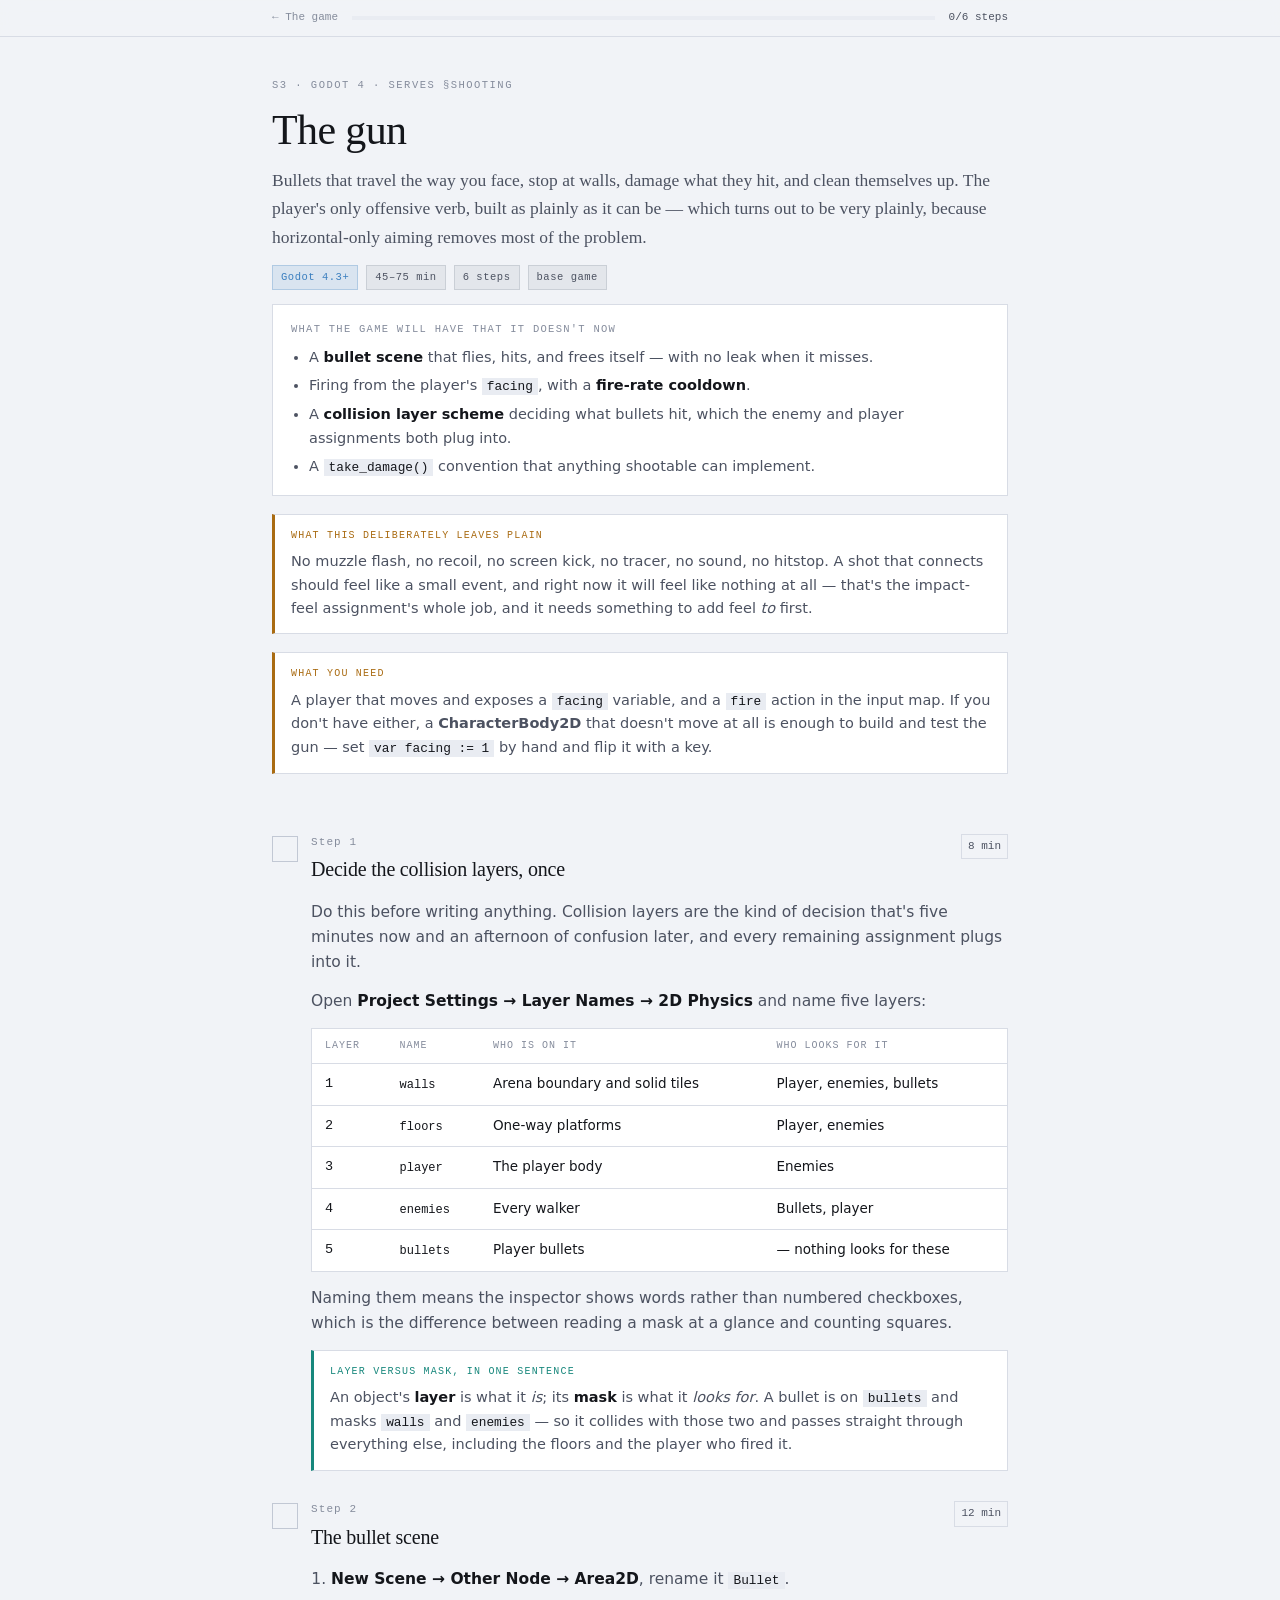
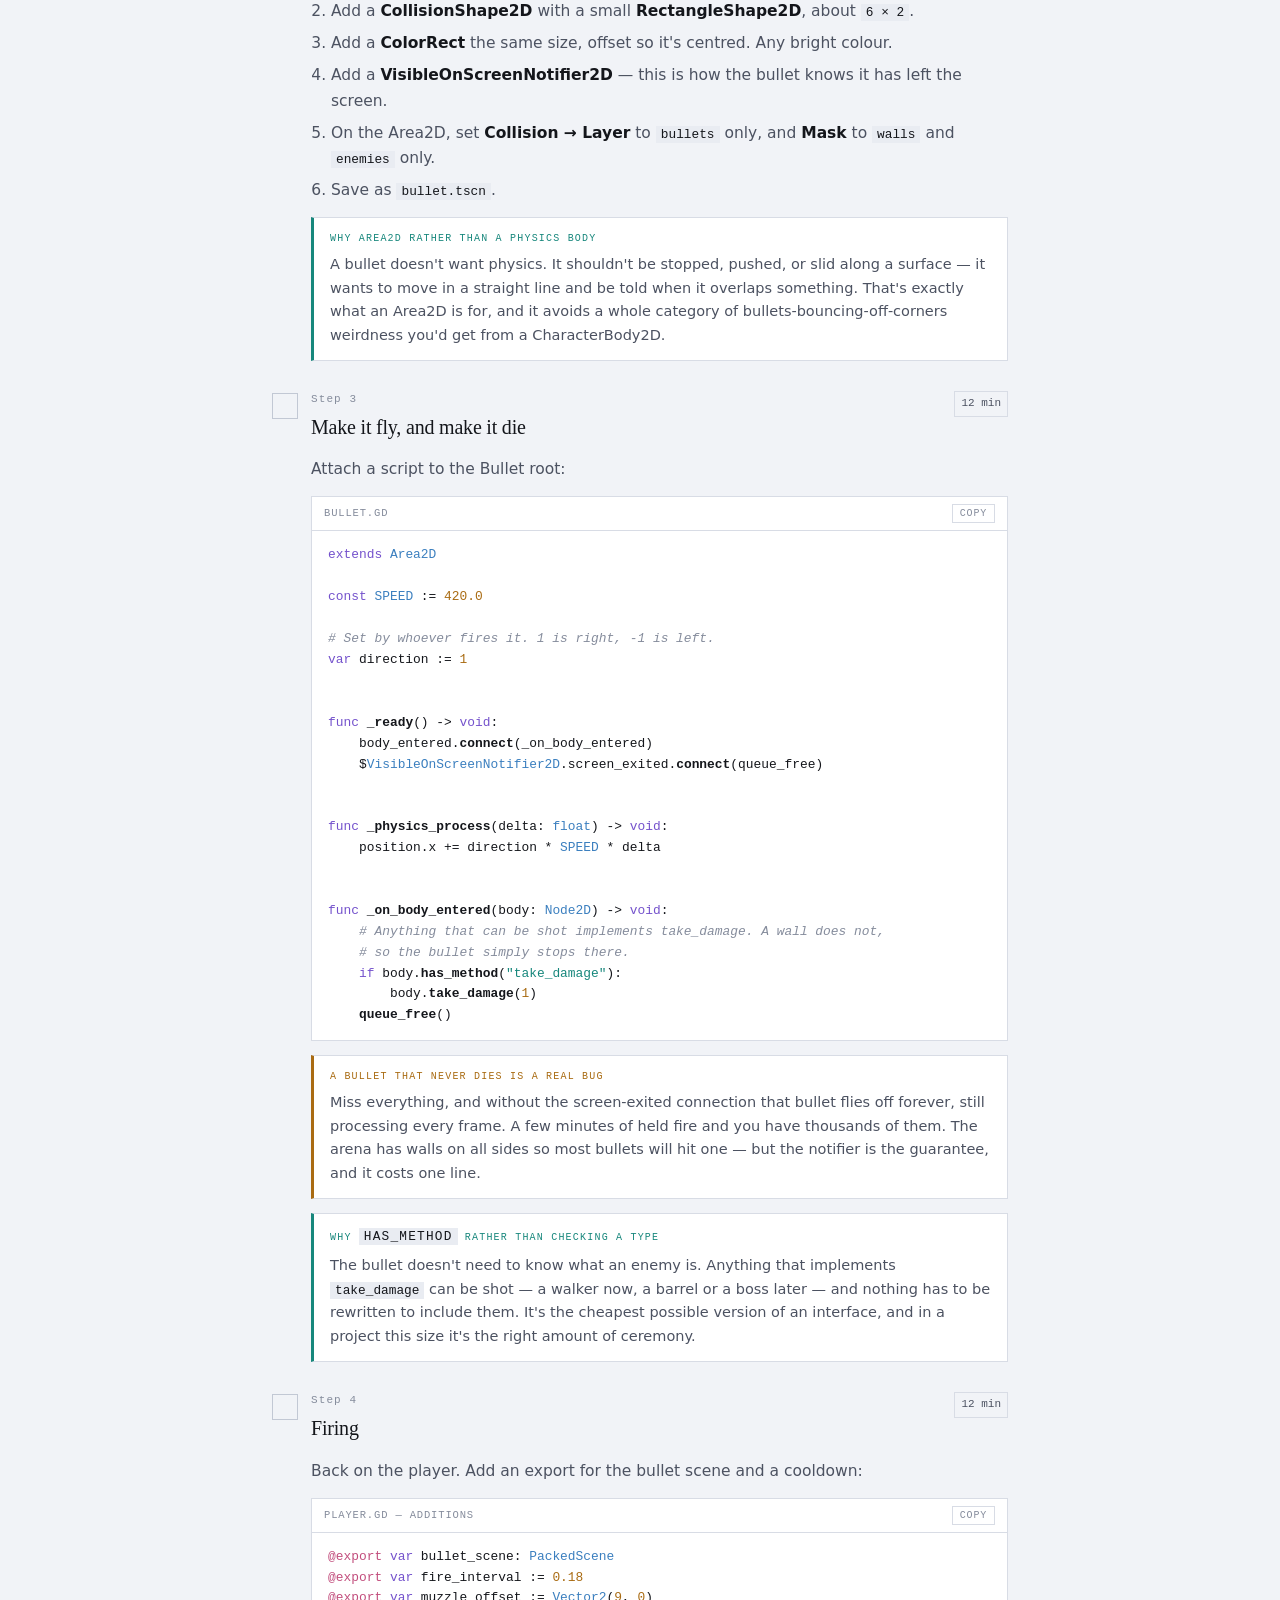
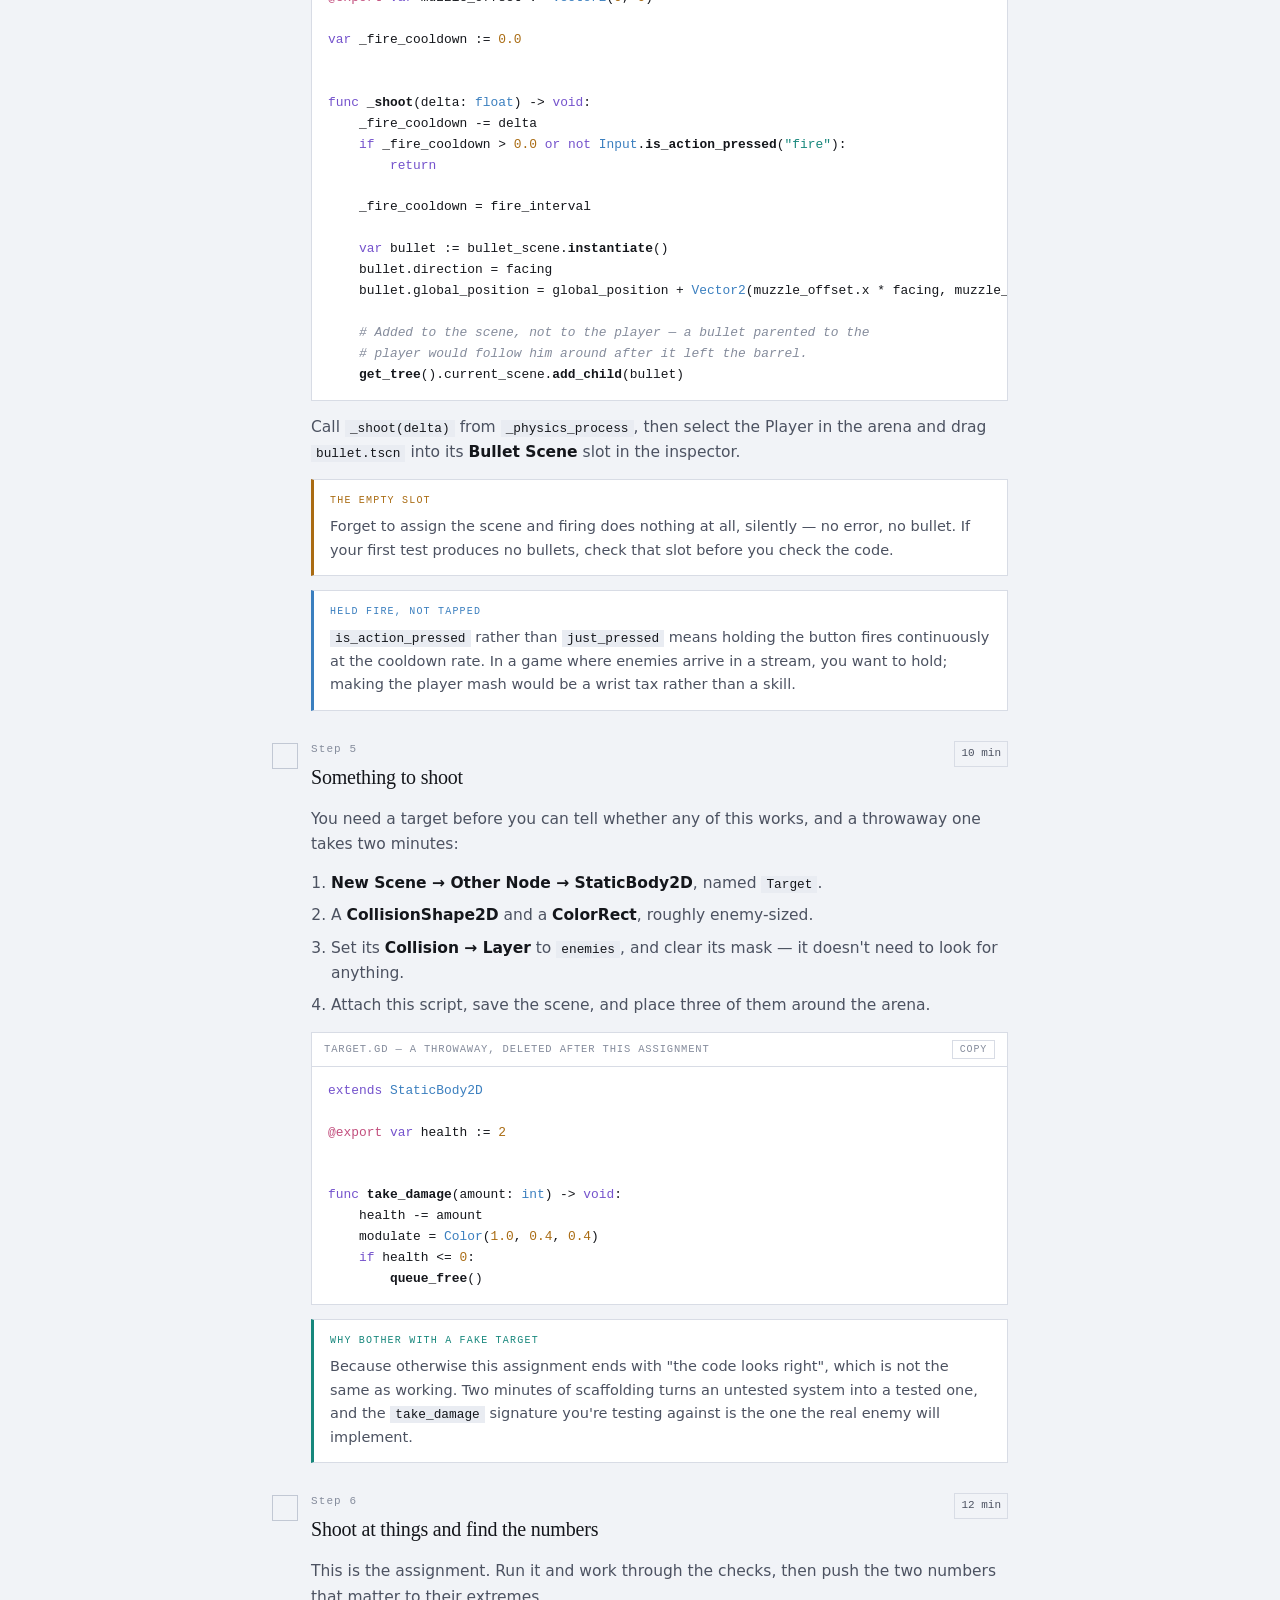
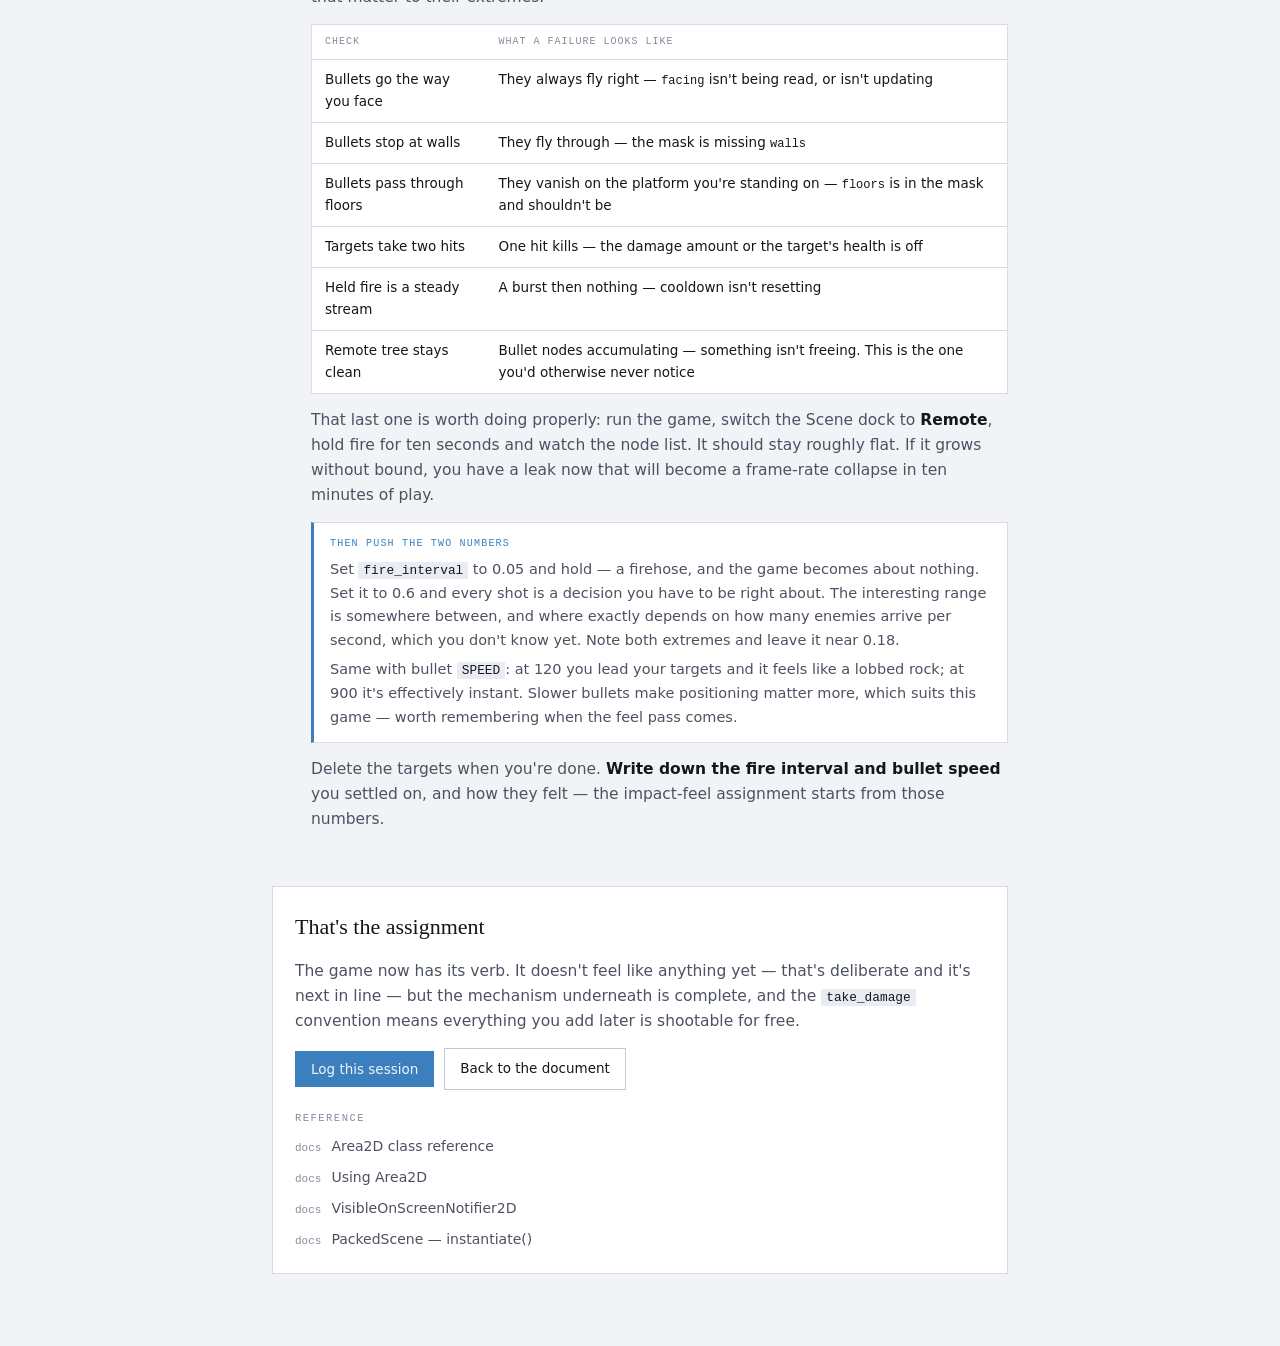
<file: guides/s3-the-gun.html>
<!DOCTYPE html>
<html lang="en">
<head>
<meta charset="utf-8" />
<meta name="viewport" content="width=device-width, initial-scale=1" />
<meta name="color-scheme" content="light dark" />
<meta name="description" content="S3 — the player shoots: a bullet scene, horizontal firing from facing, a fire-rate cooldown, and collision layers that decide what a bullet hits." />
<link rel="icon" href="data:image/svg+xml,%3Csvg xmlns='http://www.w3.org/2000/svg' viewBox='0 0 32 32'%3E%3Ctext y='26' font-size='26'%3E%F0%9F%8E%9B%EF%B8%8F%3C/text%3E%3C/svg%3E" />
<link rel="stylesheet" href="../assets/guide.css" />
<title>S3 · The gun — The Gamedev Sketchbook</title>
</head>

<body data-guide="s3-the-gun" data-sketch="S3">

<div class="rail">
  <div class="rail-inner">
    <a class="back" href="../">← The game</a>
    <span class="bar"><i></i></span>
    <span class="pct">0/6 steps</span>
  </div>
</div>

<div class="wrap">

  <header class="head">
    <span class="eyebrow">S3 · Godot 4 · serves §shooting</span>
    <h1>The gun</h1>
    <p class="standfirst">Bullets that travel the way you face, stop at walls, damage what they hit,
      and clean themselves up. The player's only offensive verb, built as plainly as it can be —
      which turns out to be very plainly, because horizontal-only aiming removes most of the problem.</p>
    <div class="meta">
      <span class="pill" style="--tone: var(--c-godot)">Godot 4.3+</span>
      <span class="pill">45–75 min</span>
      <span class="pill">6 steps</span>
      <span class="pill">base game</span>
    </div>

    <div class="outcome">
      <h2>What the game will have that it doesn't now</h2>
      <ul>
        <li>A <b>bullet scene</b> that flies, hits, and frees itself — with no leak when it misses.</li>
        <li>Firing from the player's <code class="inline">facing</code>, with a <b>fire-rate cooldown</b>.</li>
        <li>A <b>collision layer scheme</b> deciding what bullets hit, which the enemy and player
          assignments both plug into.</li>
        <li>A <code class="inline">take_damage()</code> convention that anything shootable can implement.</li>
      </ul>
    </div>

    <div class="trap" style="margin-top:4px">
      <h4>What this deliberately leaves plain</h4>
      <p>No muzzle flash, no recoil, no screen kick, no tracer, no sound, no hitstop. A shot that
        connects should feel like a small event, and right now it will feel like nothing at all — that's
        the impact-feel assignment's whole job, and it needs something to add feel <em>to</em> first.</p>
    </div>

    <div class="trap" style="margin-top:4px">
      <h4>What you need</h4>
      <p>A player that moves and exposes a <code class="inline">facing</code> variable, and a
        <code class="inline">fire</code> action in the input map. If you don't have either, a
        <b>CharacterBody2D</b> that doesn't move at all is enough to build and test the gun — set
        <code class="inline">var facing := 1</code> by hand and flip it with a key.</p>
    </div>
  </header>

  <main class="steps">

    <section class="step" id="s1">
      <div class="step-head">
        <button class="step-check" type="button"><i></i><i></i><i></i><i></i></button>
        <div class="step-title"><span class="n">Step 1</span><h2>Decide the collision layers, once</h2></div>
        <span class="step-time">8 min</span>
      </div>
      <div class="step-body">
        <p>Do this before writing anything. Collision layers are the kind of decision that's five
          minutes now and an afternoon of confusion later, and every remaining assignment plugs into it.</p>
        <p>Open <b>Project Settings → Layer Names → 2D Physics</b> and name five layers:</p>

        <div class="tablewrap">
          <table>
            <thead><tr><th>Layer</th><th>Name</th><th>Who is on it</th><th>Who looks for it</th></tr></thead>
            <tbody>
              <tr><td class="n">1</td><td><code>walls</code></td><td>Arena boundary and solid tiles</td><td>Player, enemies, bullets</td></tr>
              <tr><td class="n">2</td><td><code>floors</code></td><td>One-way platforms</td><td>Player, enemies</td></tr>
              <tr><td class="n">3</td><td><code>player</code></td><td>The player body</td><td>Enemies</td></tr>
              <tr><td class="n">4</td><td><code>enemies</code></td><td>Every walker</td><td>Bullets, player</td></tr>
              <tr><td class="n">5</td><td><code>bullets</code></td><td>Player bullets</td><td>— nothing looks for these</td></tr>
            </tbody>
          </table>
        </div>

        <p>Naming them means the inspector shows words rather than numbered checkboxes, which is the
          difference between reading a mask at a glance and counting squares.</p>

        <div class="why">
          <h4>Layer versus mask, in one sentence</h4>
          <p>An object's <b>layer</b> is what it <em>is</em>; its <b>mask</b> is what it <em>looks for</em>.
            A bullet is on <code class="inline">bullets</code> and masks <code class="inline">walls</code> and
            <code class="inline">enemies</code> — so it collides with those two and passes straight through
            everything else, including the floors and the player who fired it.</p>
        </div>
      </div>
    </section>

    <section class="step" id="s2">
      <div class="step-head">
        <button class="step-check" type="button"><i></i><i></i><i></i><i></i></button>
        <div class="step-title"><span class="n">Step 2</span><h2>The bullet scene</h2></div>
        <span class="step-time">12 min</span>
      </div>
      <div class="step-body">
        <ol>
          <li><b>New Scene → Other Node → Area2D</b>, rename it <code class="inline">Bullet</code>.</li>
          <li>Add a <b>CollisionShape2D</b> with a small <b>RectangleShape2D</b>, about
            <code class="inline">6 × 2</code>.</li>
          <li>Add a <b>ColorRect</b> the same size, offset so it's centred. Any bright colour.</li>
          <li>Add a <b>VisibleOnScreenNotifier2D</b> — this is how the bullet knows it has left the
            screen.</li>
          <li>On the Area2D, set <b>Collision → Layer</b> to <code class="inline">bullets</code> only, and
            <b>Mask</b> to <code class="inline">walls</code> and <code class="inline">enemies</code> only.</li>
          <li>Save as <code class="inline">bullet.tscn</code>.</li>
        </ol>

        <div class="why">
          <h4>Why Area2D rather than a physics body</h4>
          <p>A bullet doesn't want physics. It shouldn't be stopped, pushed, or slid along a surface —
            it wants to move in a straight line and be told when it overlaps something. That's exactly
            what an Area2D is for, and it avoids a whole category of bullets-bouncing-off-corners
            weirdness you'd get from a CharacterBody2D.</p>
        </div>
      </div>
    </section>

    <section class="step" id="s3">
      <div class="step-head">
        <button class="step-check" type="button"><i></i><i></i><i></i><i></i></button>
        <div class="step-title"><span class="n">Step 3</span><h2>Make it fly, and make it die</h2></div>
        <span class="step-time">12 min</span>
      </div>
      <div class="step-body">
        <p>Attach a script to the Bullet root:</p>

        <figure class="code">
          <figcaption>bullet.gd<span class="sp"></span><button class="copy" type="button">copy</button></figcaption>
          <pre><code>
extends Area2D

const SPEED := 420.0

# Set by whoever fires it. 1 is right, -1 is left.
var direction := 1


func _ready() -&gt; void:
	body_entered.connect(_on_body_entered)
	$VisibleOnScreenNotifier2D.screen_exited.connect(queue_free)


func _physics_process(delta: float) -&gt; void:
	position.x += direction * SPEED * delta


func _on_body_entered(body: Node2D) -&gt; void:
	# Anything that can be shot implements take_damage. A wall does not,
	# so the bullet simply stops there.
	if body.has_method("take_damage"):
		body.take_damage(1)
	queue_free()
</code></pre>
        </figure>

        <div class="trap">
          <h4>A bullet that never dies is a real bug</h4>
          <p>Miss everything, and without the screen-exited connection that bullet flies off forever,
            still processing every frame. A few minutes of held fire and you have thousands of them. The
            arena has walls on all sides so most bullets will hit one — but the notifier is the guarantee,
            and it costs one line.</p>
        </div>

        <div class="why">
          <h4>Why <code class="inline">has_method</code> rather than checking a type</h4>
          <p>The bullet doesn't need to know what an enemy is. Anything that implements
            <code class="inline">take_damage</code> can be shot — a walker now, a barrel or a boss later —
            and nothing has to be rewritten to include them. It's the cheapest possible version of an
            interface, and in a project this size it's the right amount of ceremony.</p>
        </div>
      </div>
    </section>

    <section class="step" id="s4">
      <div class="step-head">
        <button class="step-check" type="button"><i></i><i></i><i></i><i></i></button>
        <div class="step-title"><span class="n">Step 4</span><h2>Firing</h2></div>
        <span class="step-time">12 min</span>
      </div>
      <div class="step-body">
        <p>Back on the player. Add an export for the bullet scene and a cooldown:</p>

        <figure class="code">
          <figcaption>player.gd — additions<span class="sp"></span><button class="copy" type="button">copy</button></figcaption>
          <pre><code>
@export var bullet_scene: PackedScene
@export var fire_interval := 0.18
@export var muzzle_offset := Vector2(9, 0)

var _fire_cooldown := 0.0


func _shoot(delta: float) -&gt; void:
	_fire_cooldown -= delta
	if _fire_cooldown &gt; 0.0 or not Input.is_action_pressed("fire"):
		return

	_fire_cooldown = fire_interval

	var bullet := bullet_scene.instantiate()
	bullet.direction = facing
	bullet.global_position = global_position + Vector2(muzzle_offset.x * facing, muzzle_offset.y)

	# Added to the scene, not to the player — a bullet parented to the
	# player would follow him around after it left the barrel.
	get_tree().current_scene.add_child(bullet)
</code></pre>
        </figure>

        <p>Call <code class="inline">_shoot(delta)</code> from <code class="inline">_physics_process</code>,
          then select the Player in the arena and drag <code class="inline">bullet.tscn</code> into its
          <b>Bullet Scene</b> slot in the inspector.</p>

        <div class="trap">
          <h4>The empty slot</h4>
          <p>Forget to assign the scene and firing does nothing at all, silently — no error, no bullet.
            If your first test produces no bullets, check that slot before you check the code.</p>
        </div>

        <div class="feel">
          <h4>Held fire, not tapped</h4>
          <p><code class="inline">is_action_pressed</code> rather than
            <code class="inline">just_pressed</code> means holding the button fires continuously at the
            cooldown rate. In a game where enemies arrive in a stream, you want to hold; making the
            player mash would be a wrist tax rather than a skill.</p>
        </div>
      </div>
    </section>

    <section class="step" id="s5">
      <div class="step-head">
        <button class="step-check" type="button"><i></i><i></i><i></i><i></i></button>
        <div class="step-title"><span class="n">Step 5</span><h2>Something to shoot</h2></div>
        <span class="step-time">10 min</span>
      </div>
      <div class="step-body">
        <p>You need a target before you can tell whether any of this works, and a throwaway one takes
          two minutes:</p>
        <ol>
          <li><b>New Scene → Other Node → StaticBody2D</b>, named <code class="inline">Target</code>.</li>
          <li>A <b>CollisionShape2D</b> and a <b>ColorRect</b>, roughly enemy-sized.</li>
          <li>Set its <b>Collision → Layer</b> to <code class="inline">enemies</code>, and clear its mask —
            it doesn't need to look for anything.</li>
          <li>Attach this script, save the scene, and place three of them around the arena.</li>
        </ol>

        <figure class="code">
          <figcaption>target.gd — a throwaway, deleted after this assignment<span class="sp"></span><button class="copy" type="button">copy</button></figcaption>
          <pre><code>
extends StaticBody2D

@export var health := 2


func take_damage(amount: int) -&gt; void:
	health -= amount
	modulate = Color(1.0, 0.4, 0.4)
	if health &lt;= 0:
		queue_free()
</code></pre>
        </figure>

        <div class="why">
          <h4>Why bother with a fake target</h4>
          <p>Because otherwise this assignment ends with "the code looks right", which is not the same
            as working. Two minutes of scaffolding turns an untested system into a tested one, and the
            <code class="inline">take_damage</code> signature you're testing against is the one the real
            enemy will implement.</p>
        </div>
      </div>
    </section>

    <section class="step" id="s6">
      <div class="step-head">
        <button class="step-check" type="button"><i></i><i></i><i></i><i></i></button>
        <div class="step-title"><span class="n">Step 6</span><h2>Shoot at things and find the numbers</h2></div>
        <span class="step-time">12 min</span>
      </div>
      <div class="step-body">
        <p>This is the assignment. Run it and work through the checks, then push the two numbers that
          matter to their extremes.</p>

        <div class="tablewrap">
          <table>
            <thead><tr><th>Check</th><th>What a failure looks like</th></tr></thead>
            <tbody>
              <tr><td>Bullets go the way you face</td><td>They always fly right — <code>facing</code> isn't being read, or isn't updating</td></tr>
              <tr><td>Bullets stop at walls</td><td>They fly through — the mask is missing <code>walls</code></td></tr>
              <tr><td>Bullets pass through floors</td><td>They vanish on the platform you're standing on — <code>floors</code> is in the mask and shouldn't be</td></tr>
              <tr><td>Targets take two hits</td><td>One hit kills — the damage amount or the target's health is off</td></tr>
              <tr><td>Held fire is a steady stream</td><td>A burst then nothing — cooldown isn't resetting</td></tr>
              <tr><td>Remote tree stays clean</td><td>Bullet nodes accumulating — something isn't freeing. This is the one you'd otherwise never notice</td></tr>
            </tbody>
          </table>
        </div>

        <p>That last one is worth doing properly: run the game, switch the Scene dock to <b>Remote</b>,
          hold fire for ten seconds and watch the node list. It should stay roughly flat. If it grows
          without bound, you have a leak now that will become a frame-rate collapse in ten minutes of
          play.</p>

        <div class="feel">
          <h4>Then push the two numbers</h4>
          <p>Set <code class="inline">fire_interval</code> to 0.05 and hold — a firehose, and the game
            becomes about nothing. Set it to 0.6 and every shot is a decision you have to be right about.
            The interesting range is somewhere between, and where exactly depends on how many enemies
            arrive per second, which you don't know yet. Note both extremes and leave it near 0.18.</p>
          <p>Same with bullet <code class="inline">SPEED</code>: at 120 you lead your targets and it feels
            like a lobbed rock; at 900 it's effectively instant. Slower bullets make positioning matter
            more, which suits this game — worth remembering when the feel pass comes.</p>
        </div>

        <p>Delete the targets when you're done. <b>Write down the fire interval and bullet speed</b> you
          settled on, and how they felt — the impact-feel assignment starts from those numbers.</p>
      </div>
    </section>

  </main>

  <footer class="done">
    <h2>That's the assignment</h2>
    <p>The game now has its verb. It doesn't feel like anything yet — that's deliberate and it's next
      in line — but the mechanism underneath is complete, and the <code class="inline">take_damage</code>
      convention means everything you add later is shootable for free.</p>

    <p data-when-finished hidden><b>All six steps done.</b> Log the session and it'll show up on the
      document with today's date.</p>

    <div class="actions">
      <button class="btn" type="button" id="logSession">Log this session</button>
      <a class="btn ghost" href="../">Back to the document</a>
      <span class="logmsg" id="logMsg"></span>
    </div>

    <div class="next" style="margin-top:6px">
      <span class="eyebrow">Reference</span>
      <a href="https://docs.godotengine.org/en/stable/classes/class_area2d.html" target="_blank" rel="noopener noreferrer"><span class="id">docs</span><span>Area2D class reference</span></a>
      <a href="https://docs.godotengine.org/en/stable/tutorials/physics/using_area_2d.html" target="_blank" rel="noopener noreferrer"><span class="id">docs</span><span>Using Area2D</span></a>
      <a href="https://docs.godotengine.org/en/stable/classes/class_visibleonscreennotifier2d.html" target="_blank" rel="noopener noreferrer"><span class="id">docs</span><span>VisibleOnScreenNotifier2D</span></a>
      <a href="https://docs.godotengine.org/en/stable/classes/class_packedscene.html" target="_blank" rel="noopener noreferrer"><span class="id">docs</span><span>PackedScene — instantiate()</span></a>
    </div>
  </footer>

</div>

<script src="../assets/guide.js"></script>
</body>
</html>
</file>
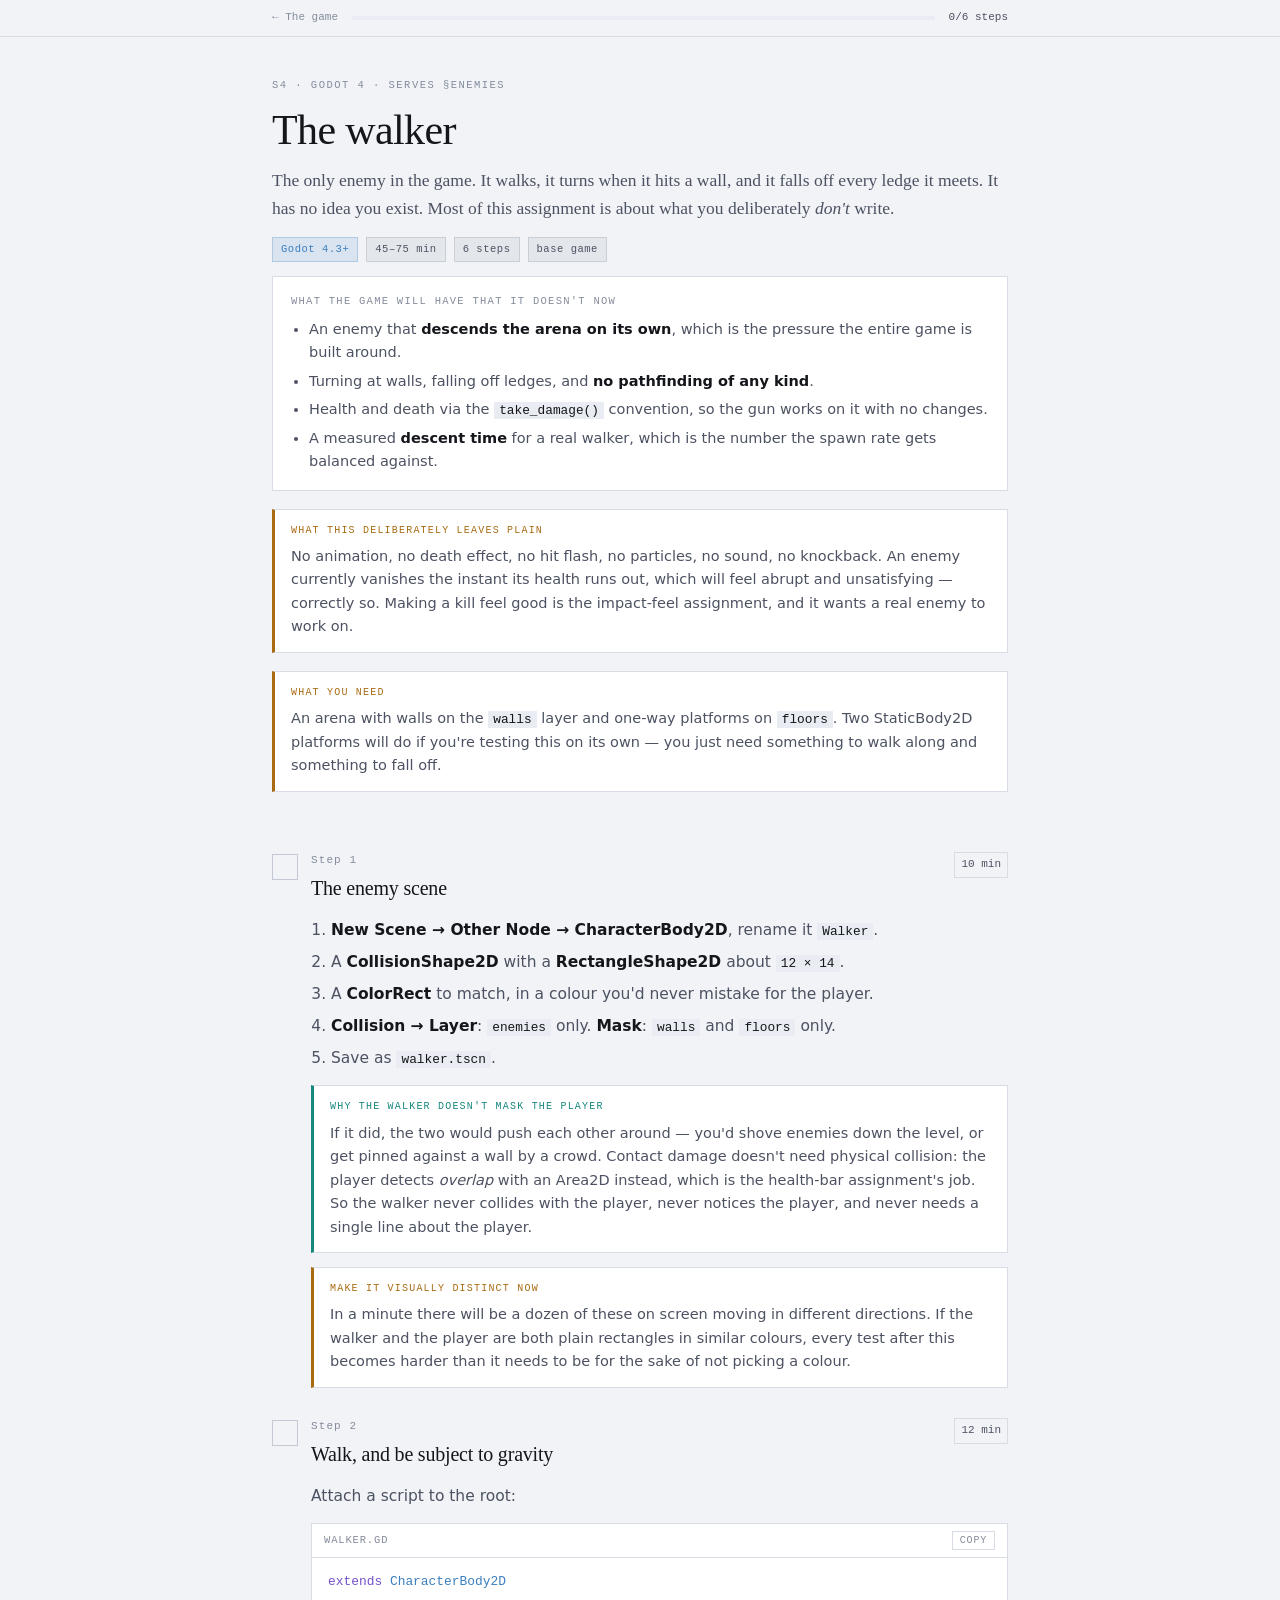
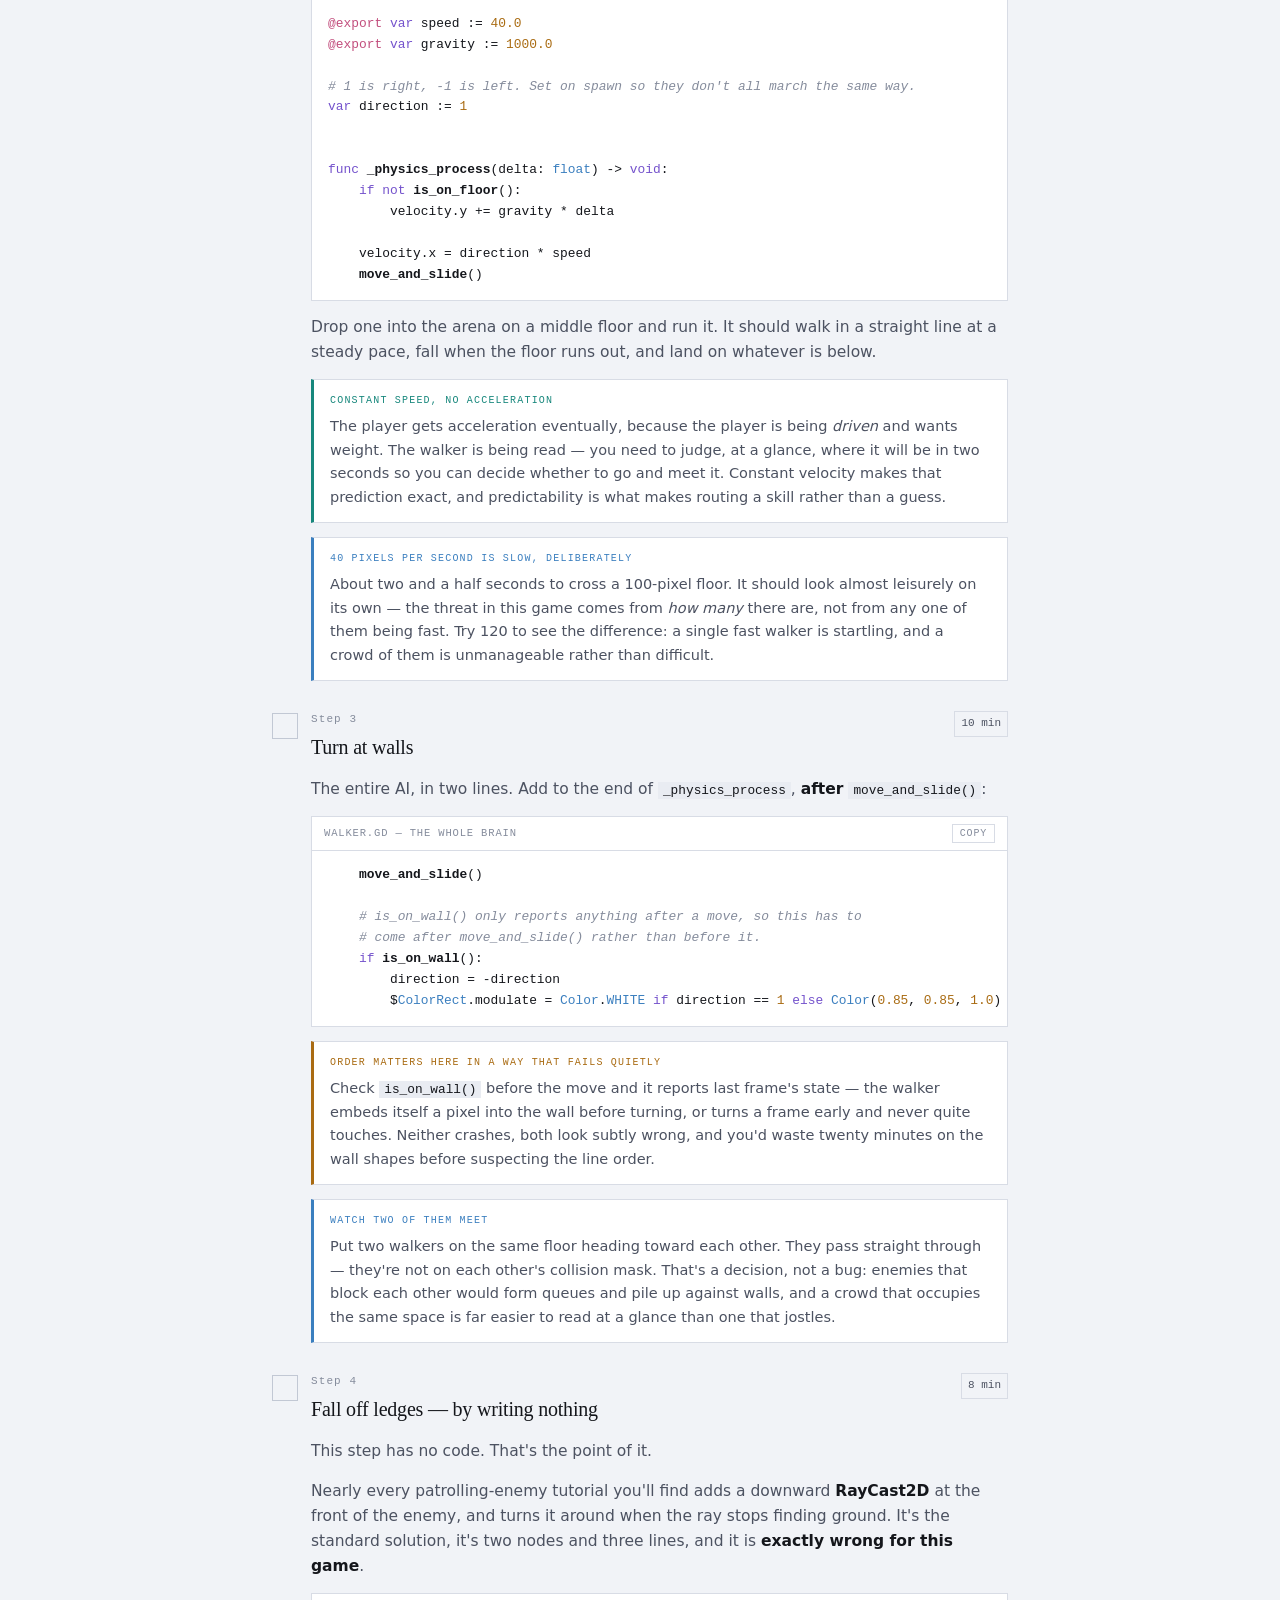
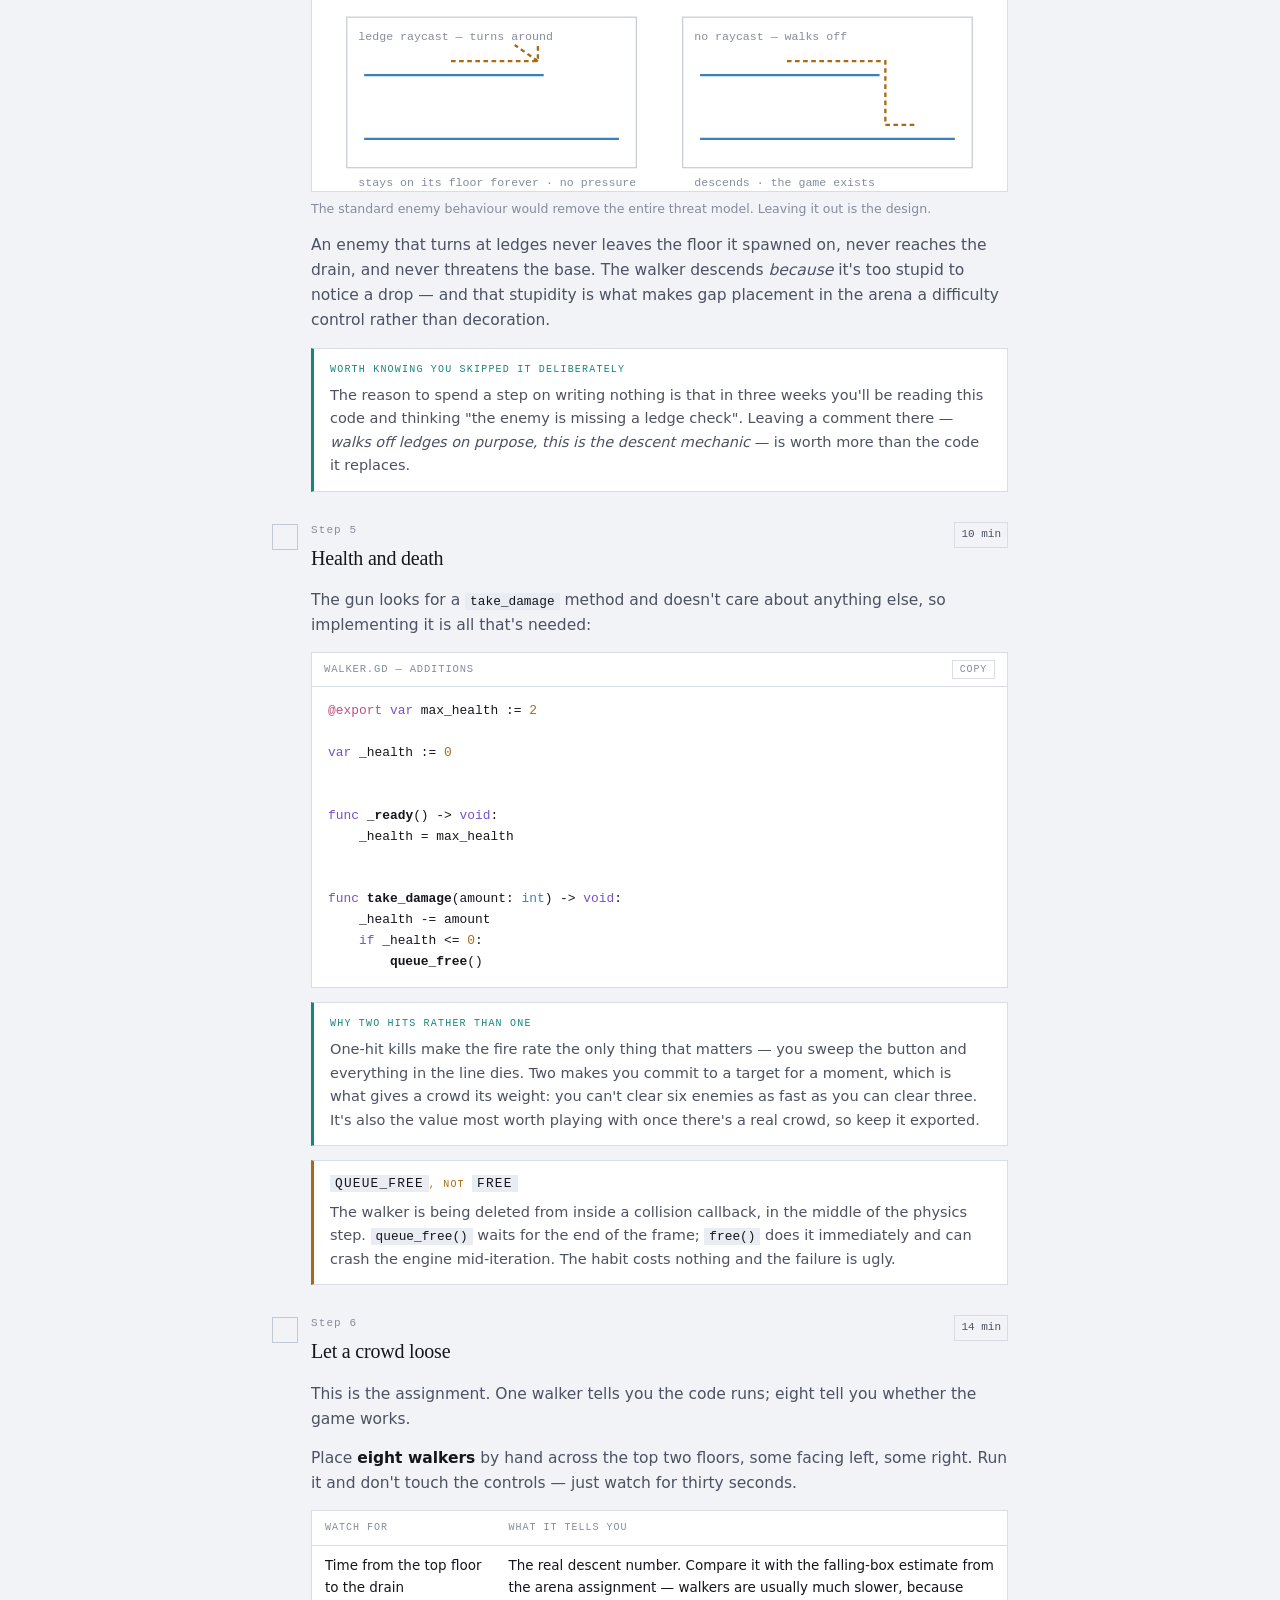
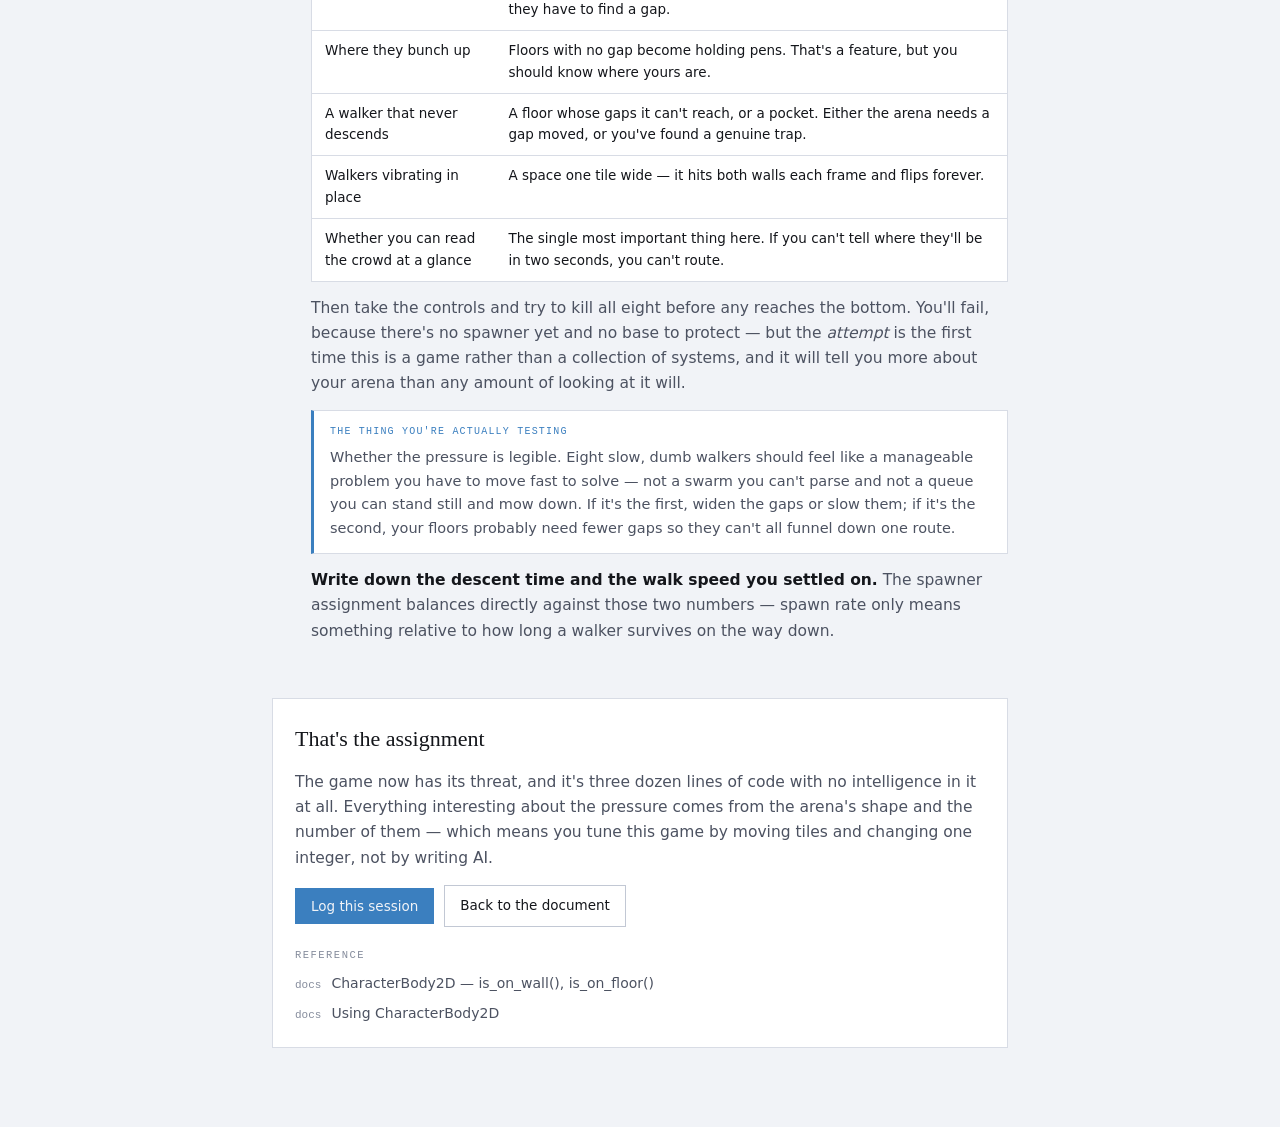
<file: guides/s4-the-walker.html>
<!DOCTYPE html>
<html lang="en">
<head>
<meta charset="utf-8" />
<meta name="viewport" content="width=device-width, initial-scale=1" />
<meta name="color-scheme" content="light dark" />
<meta name="description" content="S4 — the enemy: walks at a constant speed, turns at walls, falls off every ledge it meets, and dies when shot. No awareness of the player at all." />
<link rel="icon" href="data:image/svg+xml,%3Csvg xmlns='http://www.w3.org/2000/svg' viewBox='0 0 32 32'%3E%3Ctext y='26' font-size='26'%3E%F0%9F%8E%9B%EF%B8%8F%3C/text%3E%3C/svg%3E" />
<link rel="stylesheet" href="../assets/guide.css" />
<title>S4 · The walker — The Gamedev Sketchbook</title>
</head>

<body data-guide="s4-the-walker" data-sketch="S4">

<div class="rail">
  <div class="rail-inner">
    <a class="back" href="../">← The game</a>
    <span class="bar"><i></i></span>
    <span class="pct">0/6 steps</span>
  </div>
</div>

<div class="wrap">

  <header class="head">
    <span class="eyebrow">S4 · Godot 4 · serves §enemies</span>
    <h1>The walker</h1>
    <p class="standfirst">The only enemy in the game. It walks, it turns when it hits a wall, and it
      falls off every ledge it meets. It has no idea you exist. Most of this assignment is about what
      you deliberately <em>don't</em> write.</p>
    <div class="meta">
      <span class="pill" style="--tone: var(--c-godot)">Godot 4.3+</span>
      <span class="pill">45–75 min</span>
      <span class="pill">6 steps</span>
      <span class="pill">base game</span>
    </div>

    <div class="outcome">
      <h2>What the game will have that it doesn't now</h2>
      <ul>
        <li>An enemy that <b>descends the arena on its own</b>, which is the pressure the entire game
          is built around.</li>
        <li>Turning at walls, falling off ledges, and <b>no pathfinding of any kind</b>.</li>
        <li>Health and death via the <code class="inline">take_damage()</code> convention, so the gun works
          on it with no changes.</li>
        <li>A measured <b>descent time</b> for a real walker, which is the number the spawn rate gets
          balanced against.</li>
      </ul>
    </div>

    <div class="trap" style="margin-top:4px">
      <h4>What this deliberately leaves plain</h4>
      <p>No animation, no death effect, no hit flash, no particles, no sound, no knockback. An enemy
        currently vanishes the instant its health runs out, which will feel abrupt and unsatisfying —
        correctly so. Making a kill feel good is the impact-feel assignment, and it wants a real enemy
        to work on.</p>
    </div>

    <div class="trap" style="margin-top:4px">
      <h4>What you need</h4>
      <p>An arena with walls on the <code class="inline">walls</code> layer and one-way platforms on
        <code class="inline">floors</code>. Two StaticBody2D platforms will do if you're testing this on
        its own — you just need something to walk along and something to fall off.</p>
    </div>
  </header>

  <main class="steps">

    <section class="step" id="s1">
      <div class="step-head">
        <button class="step-check" type="button"><i></i><i></i><i></i><i></i></button>
        <div class="step-title"><span class="n">Step 1</span><h2>The enemy scene</h2></div>
        <span class="step-time">10 min</span>
      </div>
      <div class="step-body">
        <ol>
          <li><b>New Scene → Other Node → CharacterBody2D</b>, rename it
            <code class="inline">Walker</code>.</li>
          <li>A <b>CollisionShape2D</b> with a <b>RectangleShape2D</b> about
            <code class="inline">12 × 14</code>.</li>
          <li>A <b>ColorRect</b> to match, in a colour you'd never mistake for the player.</li>
          <li><b>Collision → Layer</b>: <code class="inline">enemies</code> only.
            <b>Mask</b>: <code class="inline">walls</code> and <code class="inline">floors</code> only.</li>
          <li>Save as <code class="inline">walker.tscn</code>.</li>
        </ol>

        <div class="why">
          <h4>Why the walker doesn't mask the player</h4>
          <p>If it did, the two would push each other around — you'd shove enemies down the level, or
            get pinned against a wall by a crowd. Contact damage doesn't need physical collision: the
            player detects <em>overlap</em> with an Area2D instead, which is the health-bar assignment's
            job. So the walker never collides with the player, never notices the player, and never needs
            a single line about the player.</p>
        </div>

        <div class="trap">
          <h4>Make it visually distinct now</h4>
          <p>In a minute there will be a dozen of these on screen moving in different directions. If the
            walker and the player are both plain rectangles in similar colours, every test after this
            becomes harder than it needs to be for the sake of not picking a colour.</p>
        </div>
      </div>
    </section>

    <section class="step" id="s2">
      <div class="step-head">
        <button class="step-check" type="button"><i></i><i></i><i></i><i></i></button>
        <div class="step-title"><span class="n">Step 2</span><h2>Walk, and be subject to gravity</h2></div>
        <span class="step-time">12 min</span>
      </div>
      <div class="step-body">
        <p>Attach a script to the root:</p>

        <figure class="code">
          <figcaption>walker.gd<span class="sp"></span><button class="copy" type="button">copy</button></figcaption>
          <pre><code>
extends CharacterBody2D

@export var speed := 40.0
@export var gravity := 1000.0

# 1 is right, -1 is left. Set on spawn so they don't all march the same way.
var direction := 1


func _physics_process(delta: float) -&gt; void:
	if not is_on_floor():
		velocity.y += gravity * delta

	velocity.x = direction * speed
	move_and_slide()
</code></pre>
        </figure>

        <p>Drop one into the arena on a middle floor and run it. It should walk in a straight line at a
          steady pace, fall when the floor runs out, and land on whatever is below.</p>

        <div class="why">
          <h4>Constant speed, no acceleration</h4>
          <p>The player gets acceleration eventually, because the player is being <em>driven</em> and
            wants weight. The walker is being read — you need to judge, at a glance, where it will be in
            two seconds so you can decide whether to go and meet it. Constant velocity makes that
            prediction exact, and predictability is what makes routing a skill rather than a guess.</p>
        </div>

        <div class="feel">
          <h4>40 pixels per second is slow, deliberately</h4>
          <p>About two and a half seconds to cross a 100-pixel floor. It should look almost leisurely on
            its own — the threat in this game comes from <em>how many</em> there are, not from any one of
            them being fast. Try 120 to see the difference: a single fast walker is startling, and a
            crowd of them is unmanageable rather than difficult.</p>
        </div>
      </div>
    </section>

    <section class="step" id="s3">
      <div class="step-head">
        <button class="step-check" type="button"><i></i><i></i><i></i><i></i></button>
        <div class="step-title"><span class="n">Step 3</span><h2>Turn at walls</h2></div>
        <span class="step-time">10 min</span>
      </div>
      <div class="step-body">
        <p>The entire AI, in two lines. Add to the end of
          <code class="inline">_physics_process</code>, <b>after</b>
          <code class="inline">move_and_slide()</code>:</p>

        <figure class="code">
          <figcaption>walker.gd — the whole brain<span class="sp"></span><button class="copy" type="button">copy</button></figcaption>
          <pre><code>
	move_and_slide()

	# is_on_wall() only reports anything after a move, so this has to
	# come after move_and_slide() rather than before it.
	if is_on_wall():
		direction = -direction
		$ColorRect.modulate = Color.WHITE if direction == 1 else Color(0.85, 0.85, 1.0)
</code></pre>
        </figure>

        <div class="trap">
          <h4>Order matters here in a way that fails quietly</h4>
          <p>Check <code class="inline">is_on_wall()</code> before the move and it reports last frame's
            state — the walker embeds itself a pixel into the wall before turning, or turns a frame early
            and never quite touches. Neither crashes, both look subtly wrong, and you'd waste twenty
            minutes on the wall shapes before suspecting the line order.</p>
        </div>

        <div class="feel">
          <h4>Watch two of them meet</h4>
          <p>Put two walkers on the same floor heading toward each other. They pass straight through —
            they're not on each other's collision mask. That's a decision, not a bug: enemies that block
            each other would form queues and pile up against walls, and a crowd that occupies the same
            space is far easier to read at a glance than one that jostles.</p>
        </div>
      </div>
    </section>

    <section class="step" id="s4">
      <div class="step-head">
        <button class="step-check" type="button"><i></i><i></i><i></i><i></i></button>
        <div class="step-title"><span class="n">Step 4</span><h2>Fall off ledges — by writing nothing</h2></div>
        <span class="step-time">8 min</span>
      </div>
      <div class="step-body">
        <p>This step has no code. That's the point of it.</p>
        <p>Nearly every patrolling-enemy tutorial you'll find adds a downward <b>RayCast2D</b> at the
          front of the enemy, and turns it around when the ray stops finding ground. It's the standard
          solution, it's two nodes and three lines, and it is <b>exactly wrong for this game</b>.</p>

        <figure class="fig">
          <svg viewBox="0 0 600 170" role="img" aria-label="Two enemy behaviours at a ledge: one turns around and stays on the floor, the other walks off and falls to the floor below.">
            <g class="svg-line">
              <rect x="30" y="20" width="250" height="130" />
              <rect x="320" y="20" width="250" height="130" />
            </g>
            <g class="svg-plot" stroke-width="3">
              <path d="M45,70 L200,70" /><path d="M45,125 L265,125" />
              <path d="M335,70 L490,70" /><path d="M335,125 L555,125" />
            </g>
            <g class="svg-plot2">
              <path d="M120,58 L195,58 L195,44 M195,58 L175,44" />
              <path d="M410,58 L495,58 L495,113 L520,113" />
            </g>
            <text class="svg-label" x="40" y="40">ledge raycast — turns around</text>
            <text class="svg-label" x="40" y="166">stays on its floor forever · no pressure</text>
            <text class="svg-label" x="330" y="40">no raycast — walks off</text>
            <text class="svg-label" x="330" y="166">descends · the game exists</text>
          </svg>
          <figcaption>The standard enemy behaviour would remove the entire threat model. Leaving it out is the design.</figcaption>
        </figure>

        <p>An enemy that turns at ledges never leaves the floor it spawned on, never reaches the drain,
          and never threatens the base. The walker descends <em>because</em> it's too stupid to notice a
          drop — and that stupidity is what makes gap placement in the arena a difficulty control rather
          than decoration.</p>

        <div class="why">
          <h4>Worth knowing you skipped it deliberately</h4>
          <p>The reason to spend a step on writing nothing is that in three weeks you'll be reading this
            code and thinking "the enemy is missing a ledge check". Leaving a comment there — <em>walks
            off ledges on purpose, this is the descent mechanic</em> — is worth more than the code it
            replaces.</p>
        </div>
      </div>
    </section>

    <section class="step" id="s5">
      <div class="step-head">
        <button class="step-check" type="button"><i></i><i></i><i></i><i></i></button>
        <div class="step-title"><span class="n">Step 5</span><h2>Health and death</h2></div>
        <span class="step-time">10 min</span>
      </div>
      <div class="step-body">
        <p>The gun looks for a <code class="inline">take_damage</code> method and doesn't care about
          anything else, so implementing it is all that's needed:</p>

        <figure class="code">
          <figcaption>walker.gd — additions<span class="sp"></span><button class="copy" type="button">copy</button></figcaption>
          <pre><code>
@export var max_health := 2

var _health := 0


func _ready() -&gt; void:
	_health = max_health


func take_damage(amount: int) -&gt; void:
	_health -= amount
	if _health &lt;= 0:
		queue_free()
</code></pre>
        </figure>

        <div class="why">
          <h4>Why two hits rather than one</h4>
          <p>One-hit kills make the fire rate the only thing that matters — you sweep the button and
            everything in the line dies. Two makes you commit to a target for a moment, which is what
            gives a crowd its weight: you can't clear six enemies as fast as you can clear three. It's
            also the value most worth playing with once there's a real crowd, so keep it exported.</p>
        </div>

        <div class="trap">
          <h4><code class="inline">queue_free</code>, not <code class="inline">free</code></h4>
          <p>The walker is being deleted from inside a collision callback, in the middle of the physics
            step. <code class="inline">queue_free()</code> waits for the end of the frame;
            <code class="inline">free()</code> does it immediately and can crash the engine mid-iteration.
            The habit costs nothing and the failure is ugly.</p>
        </div>
      </div>
    </section>

    <section class="step" id="s6">
      <div class="step-head">
        <button class="step-check" type="button"><i></i><i></i><i></i><i></i></button>
        <div class="step-title"><span class="n">Step 6</span><h2>Let a crowd loose</h2></div>
        <span class="step-time">14 min</span>
      </div>
      <div class="step-body">
        <p>This is the assignment. One walker tells you the code runs; eight tell you whether the game
          works.</p>
        <p>Place <b>eight walkers</b> by hand across the top two floors, some facing left, some right.
          Run it and don't touch the controls — just watch for thirty seconds.</p>

        <div class="tablewrap">
          <table>
            <thead><tr><th>Watch for</th><th>What it tells you</th></tr></thead>
            <tbody>
              <tr><td>Time from the top floor to the drain</td><td>The real descent number. Compare it with the falling-box estimate from the arena assignment — walkers are usually much slower, because they have to find a gap.</td></tr>
              <tr><td>Where they bunch up</td><td>Floors with no gap become holding pens. That's a feature, but you should know where yours are.</td></tr>
              <tr><td>A walker that never descends</td><td>A floor whose gaps it can't reach, or a pocket. Either the arena needs a gap moved, or you've found a genuine trap.</td></tr>
              <tr><td>Walkers vibrating in place</td><td>A space one tile wide — it hits both walls each frame and flips forever.</td></tr>
              <tr><td>Whether you can read the crowd at a glance</td><td>The single most important thing here. If you can't tell where they'll be in two seconds, you can't route.</td></tr>
            </tbody>
          </table>
        </div>

        <p>Then take the controls and try to kill all eight before any reaches the bottom. You'll fail,
          because there's no spawner yet and no base to protect — but the <em>attempt</em> is the first
          time this is a game rather than a collection of systems, and it will tell you more about your
          arena than any amount of looking at it will.</p>

        <div class="feel">
          <h4>The thing you're actually testing</h4>
          <p>Whether the pressure is legible. Eight slow, dumb walkers should feel like a manageable
            problem you have to move fast to solve — not a swarm you can't parse and not a queue you can
            stand still and mow down. If it's the first, widen the gaps or slow them; if it's the
            second, your floors probably need fewer gaps so they can't all funnel down one route.</p>
        </div>

        <p><b>Write down the descent time and the walk speed you settled on.</b> The spawner assignment
          balances directly against those two numbers — spawn rate only means something relative to how
          long a walker survives on the way down.</p>
      </div>
    </section>

  </main>

  <footer class="done">
    <h2>That's the assignment</h2>
    <p>The game now has its threat, and it's three dozen lines of code with no intelligence in it at
      all. Everything interesting about the pressure comes from the arena's shape and the number of
      them — which means you tune this game by moving tiles and changing one integer, not by writing AI.</p>

    <p data-when-finished hidden><b>All six steps done.</b> Log the session and it'll show up on the
      document with today's date.</p>

    <div class="actions">
      <button class="btn" type="button" id="logSession">Log this session</button>
      <a class="btn ghost" href="../">Back to the document</a>
      <span class="logmsg" id="logMsg"></span>
    </div>

    <div class="next" style="margin-top:6px">
      <span class="eyebrow">Reference</span>
      <a href="https://docs.godotengine.org/en/stable/classes/class_characterbody2d.html" target="_blank" rel="noopener noreferrer"><span class="id">docs</span><span>CharacterBody2D — is_on_wall(), is_on_floor()</span></a>
      <a href="https://docs.godotengine.org/en/stable/tutorials/physics/using_character_body_2d.html" target="_blank" rel="noopener noreferrer"><span class="id">docs</span><span>Using CharacterBody2D</span></a>
    </div>
  </footer>

</div>

<script src="../assets/guide.js"></script>
</body>
</html>
</file>
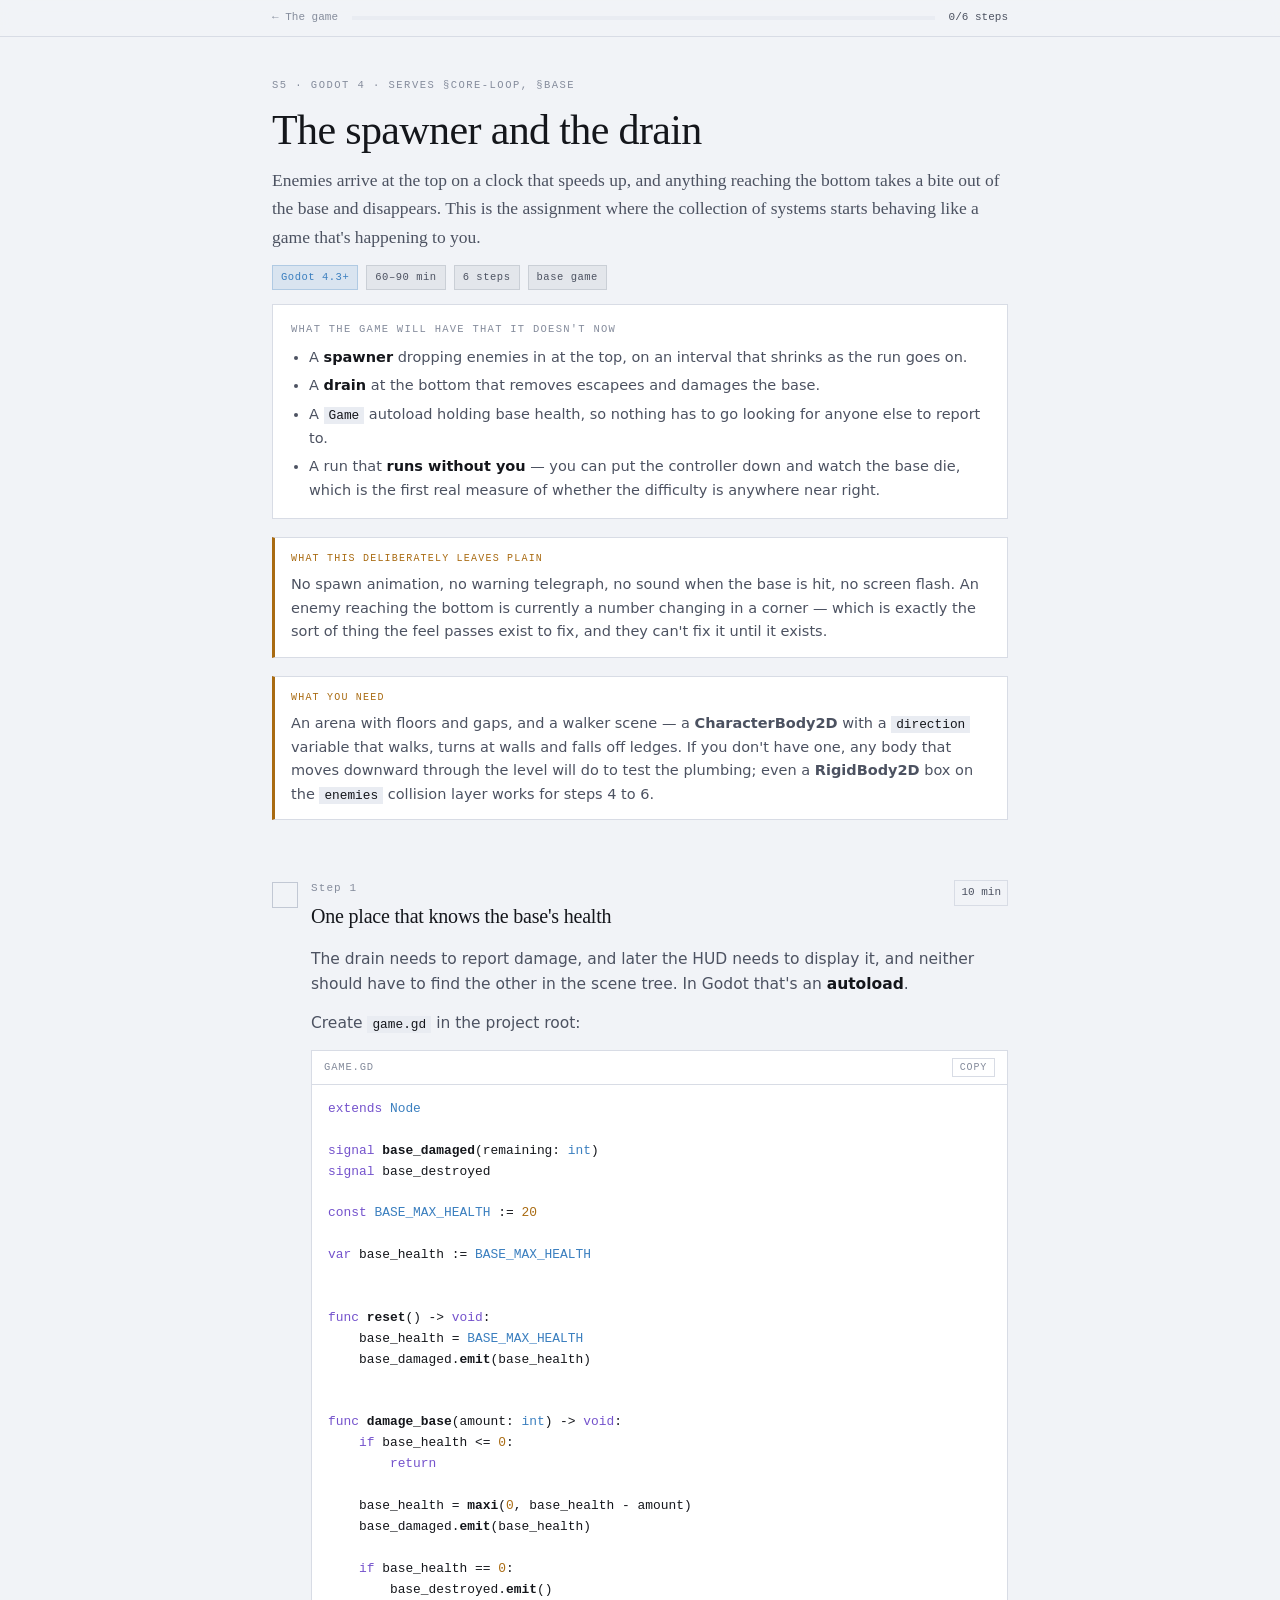
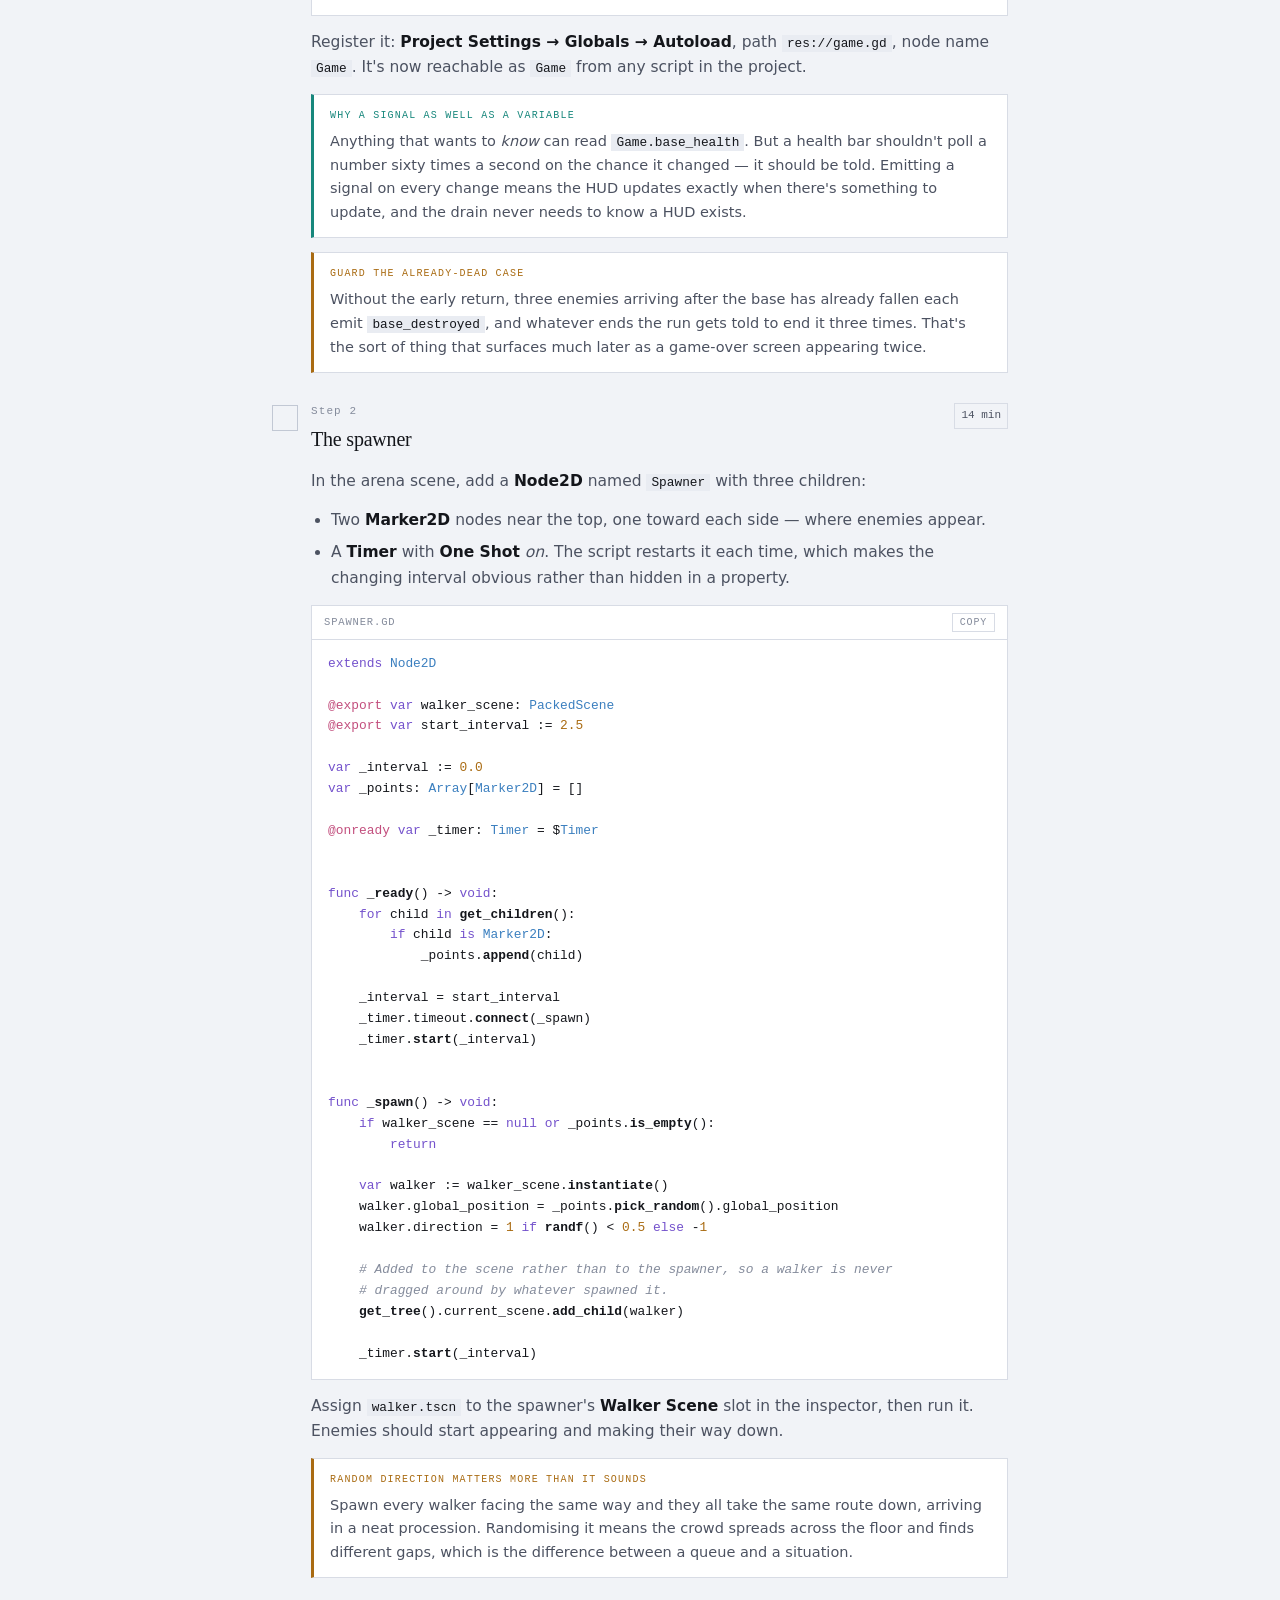
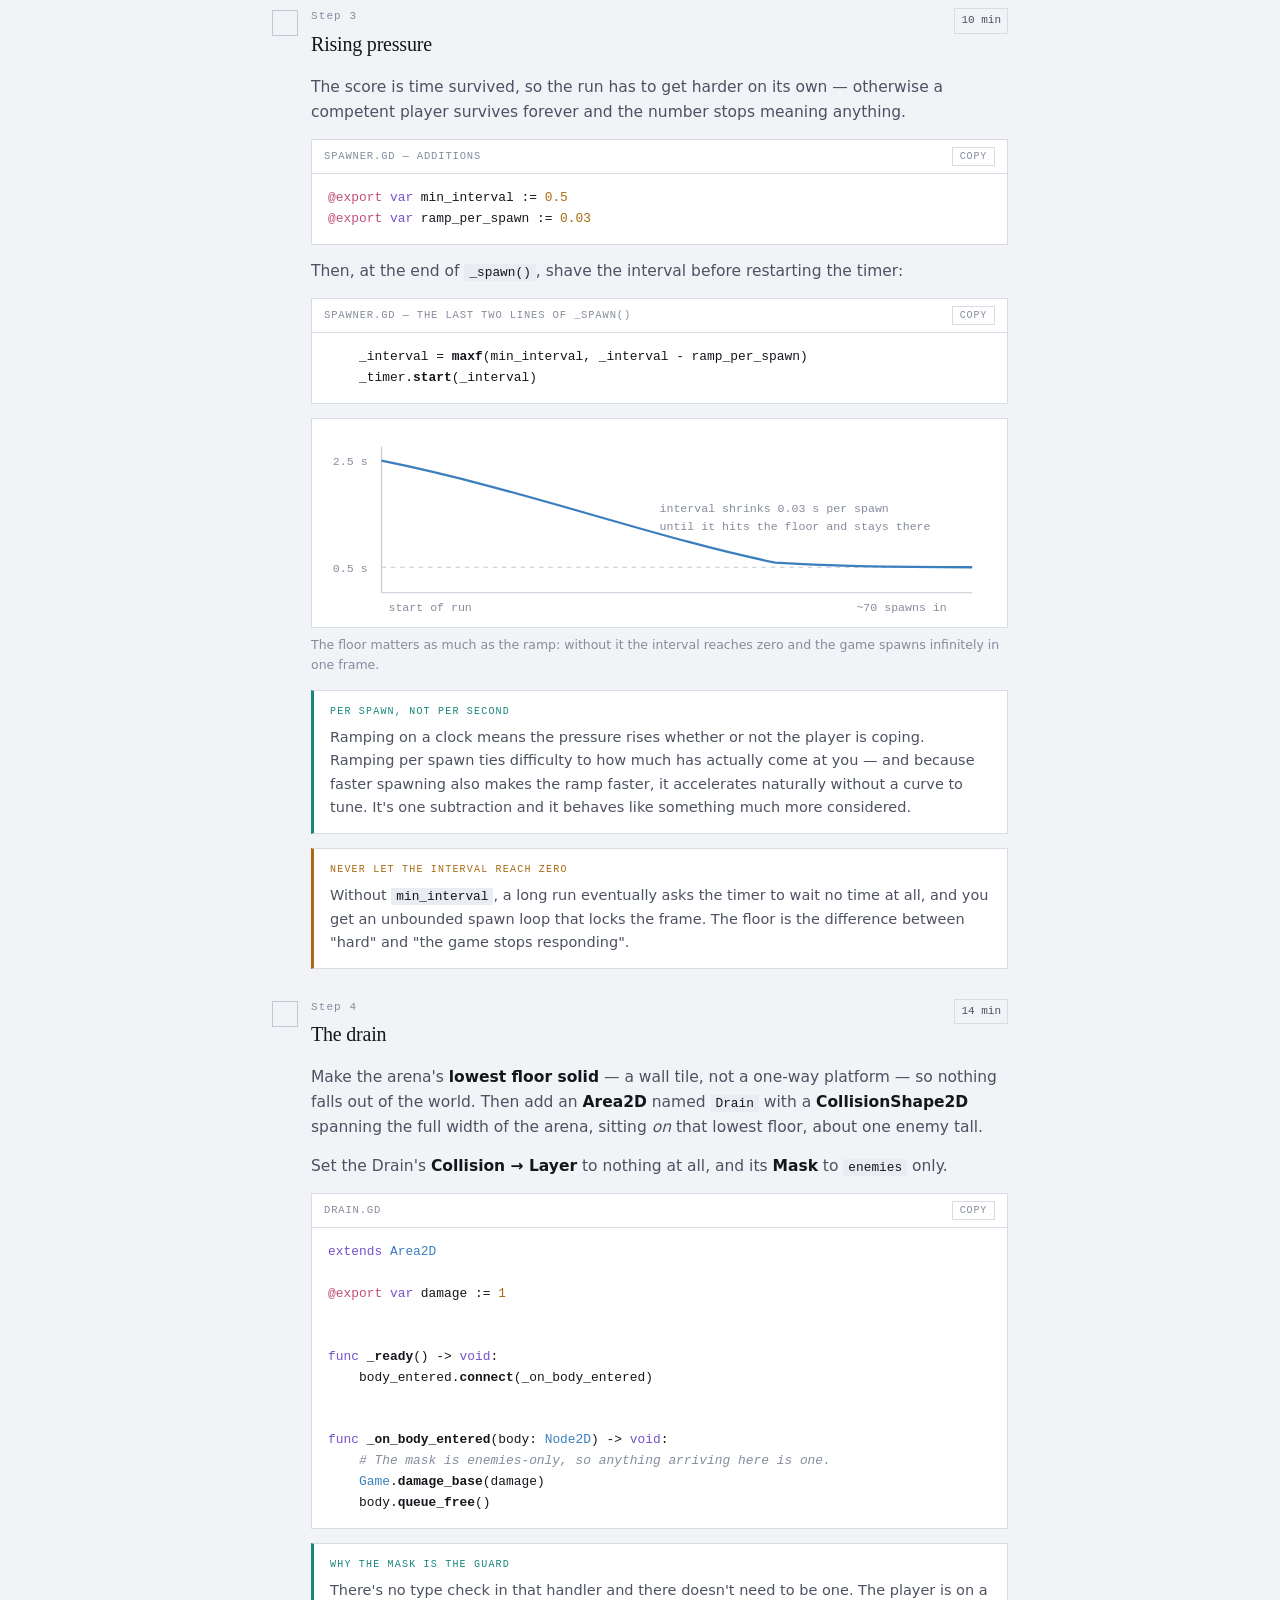
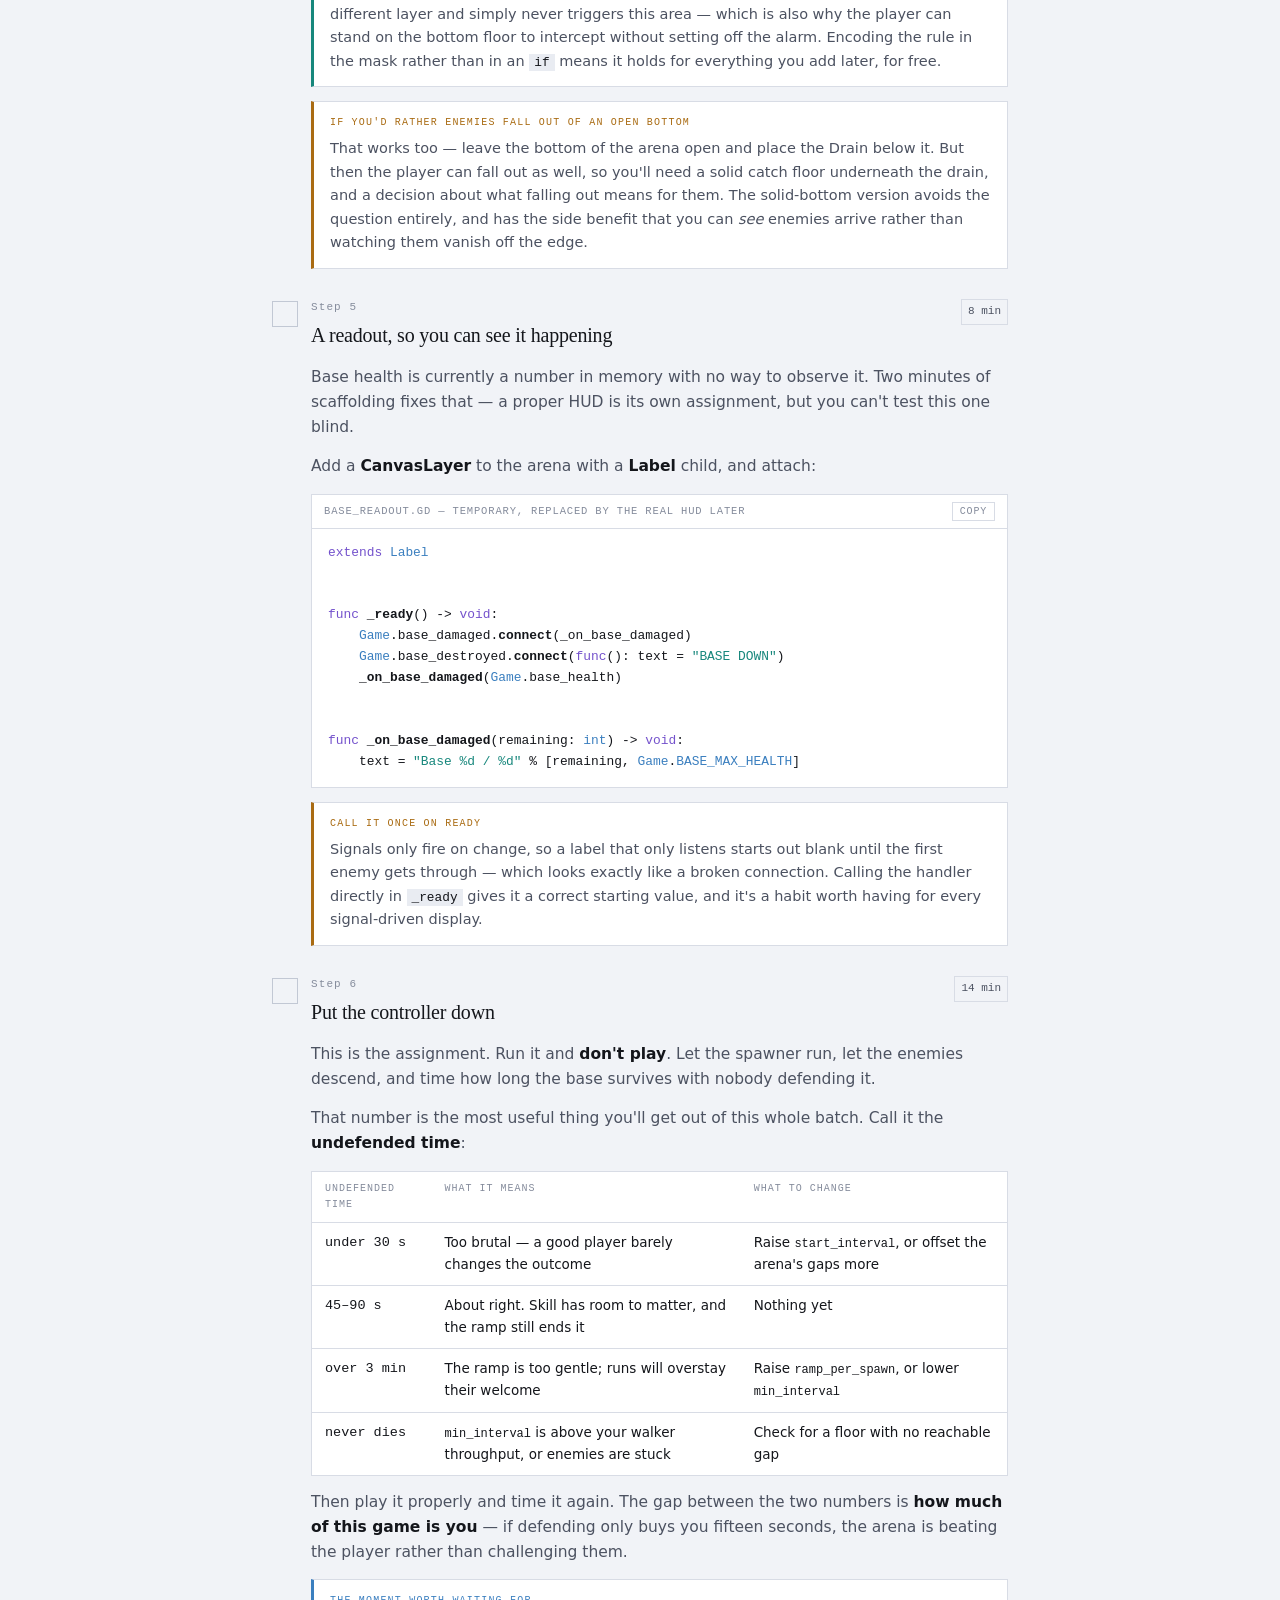
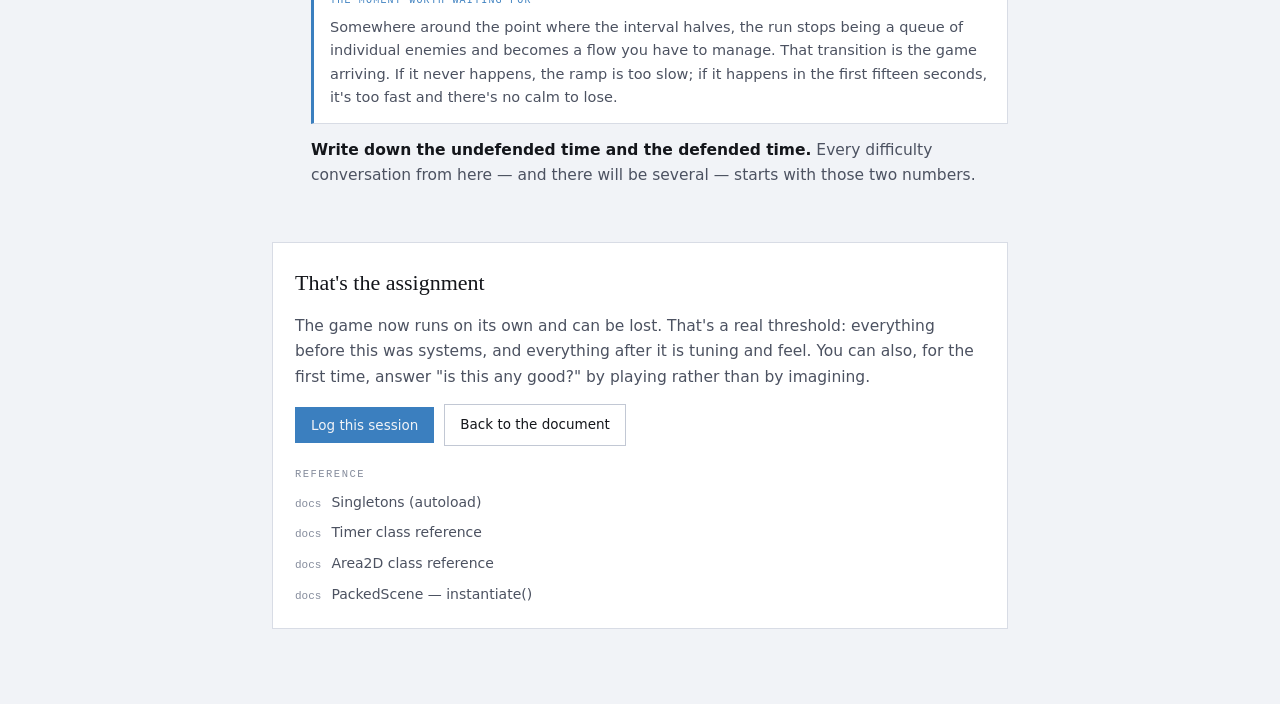
<file: guides/s5-spawner-and-drain.html>
<!DOCTYPE html>
<html lang="en">
<head>
<meta charset="utf-8" />
<meta name="viewport" content="width=device-width, initial-scale=1" />
<meta name="color-scheme" content="light dark" />
<meta name="description" content="S5 — the heartbeat: enemies spawn at the top on a shrinking interval, and anything reaching the bottom damages the base and is removed." />
<link rel="icon" href="data:image/svg+xml,%3Csvg xmlns='http://www.w3.org/2000/svg' viewBox='0 0 32 32'%3E%3Ctext y='26' font-size='26'%3E%F0%9F%8E%9B%EF%B8%8F%3C/text%3E%3C/svg%3E" />
<link rel="stylesheet" href="../assets/guide.css" />
<title>S5 · The spawner and the drain — The Gamedev Sketchbook</title>
</head>

<body data-guide="s5-spawner-and-drain" data-sketch="S5">

<div class="rail">
  <div class="rail-inner">
    <a class="back" href="../">← The game</a>
    <span class="bar"><i></i></span>
    <span class="pct">0/6 steps</span>
  </div>
</div>

<div class="wrap">

  <header class="head">
    <span class="eyebrow">S5 · Godot 4 · serves §core-loop, §base</span>
    <h1>The spawner and the drain</h1>
    <p class="standfirst">Enemies arrive at the top on a clock that speeds up, and anything reaching
      the bottom takes a bite out of the base and disappears. This is the assignment where the
      collection of systems starts behaving like a game that's happening to you.</p>
    <div class="meta">
      <span class="pill" style="--tone: var(--c-godot)">Godot 4.3+</span>
      <span class="pill">60–90 min</span>
      <span class="pill">6 steps</span>
      <span class="pill">base game</span>
    </div>

    <div class="outcome">
      <h2>What the game will have that it doesn't now</h2>
      <ul>
        <li>A <b>spawner</b> dropping enemies in at the top, on an interval that shrinks as the run goes on.</li>
        <li>A <b>drain</b> at the bottom that removes escapees and damages the base.</li>
        <li>A <code class="inline">Game</code> autoload holding base health, so nothing has to go looking
          for anyone else to report to.</li>
        <li>A run that <b>runs without you</b> — you can put the controller down and watch the base die,
          which is the first real measure of whether the difficulty is anywhere near right.</li>
      </ul>
    </div>

    <div class="trap" style="margin-top:4px">
      <h4>What this deliberately leaves plain</h4>
      <p>No spawn animation, no warning telegraph, no sound when the base is hit, no screen flash. An
        enemy reaching the bottom is currently a number changing in a corner — which is exactly the sort
        of thing the feel passes exist to fix, and they can't fix it until it exists.</p>
    </div>

    <div class="trap" style="margin-top:4px">
      <h4>What you need</h4>
      <p>An arena with floors and gaps, and a walker scene — a <b>CharacterBody2D</b> with a
        <code class="inline">direction</code> variable that walks, turns at walls and falls off ledges. If
        you don't have one, any body that moves downward through the level will do to test the plumbing;
        even a <b>RigidBody2D</b> box on the <code class="inline">enemies</code> collision layer works for
        steps 4 to 6.</p>
    </div>
  </header>

  <main class="steps">

    <section class="step" id="s1">
      <div class="step-head">
        <button class="step-check" type="button"><i></i><i></i><i></i><i></i></button>
        <div class="step-title"><span class="n">Step 1</span><h2>One place that knows the base's health</h2></div>
        <span class="step-time">10 min</span>
      </div>
      <div class="step-body">
        <p>The drain needs to report damage, and later the HUD needs to display it, and neither should
          have to find the other in the scene tree. In Godot that's an <b>autoload</b>.</p>
        <p>Create <code class="inline">game.gd</code> in the project root:</p>

        <figure class="code">
          <figcaption>game.gd<span class="sp"></span><button class="copy" type="button">copy</button></figcaption>
          <pre><code>
extends Node

signal base_damaged(remaining: int)
signal base_destroyed

const BASE_MAX_HEALTH := 20

var base_health := BASE_MAX_HEALTH


func reset() -&gt; void:
	base_health = BASE_MAX_HEALTH
	base_damaged.emit(base_health)


func damage_base(amount: int) -&gt; void:
	if base_health &lt;= 0:
		return

	base_health = maxi(0, base_health - amount)
	base_damaged.emit(base_health)

	if base_health == 0:
		base_destroyed.emit()
</code></pre>
        </figure>

        <p>Register it: <b>Project Settings → Globals → Autoload</b>, path
          <code class="inline">res://game.gd</code>, node name <code class="inline">Game</code>. It's now
          reachable as <code class="inline">Game</code> from any script in the project.</p>

        <div class="why">
          <h4>Why a signal as well as a variable</h4>
          <p>Anything that wants to <em>know</em> can read <code class="inline">Game.base_health</code>. But
            a health bar shouldn't poll a number sixty times a second on the chance it changed — it should
            be told. Emitting a signal on every change means the HUD updates exactly when there's
            something to update, and the drain never needs to know a HUD exists.</p>
        </div>

        <div class="trap">
          <h4>Guard the already-dead case</h4>
          <p>Without the early return, three enemies arriving after the base has already fallen each emit
            <code class="inline">base_destroyed</code>, and whatever ends the run gets told to end it three
            times. That's the sort of thing that surfaces much later as a game-over screen appearing twice.</p>
        </div>
      </div>
    </section>

    <section class="step" id="s2">
      <div class="step-head">
        <button class="step-check" type="button"><i></i><i></i><i></i><i></i></button>
        <div class="step-title"><span class="n">Step 2</span><h2>The spawner</h2></div>
        <span class="step-time">14 min</span>
      </div>
      <div class="step-body">
        <p>In the arena scene, add a <b>Node2D</b> named <code class="inline">Spawner</code> with three
          children:</p>
        <ul>
          <li>Two <b>Marker2D</b> nodes near the top, one toward each side — where enemies appear.</li>
          <li>A <b>Timer</b> with <b>One Shot</b> <em>on</em>. The script restarts it each time, which
            makes the changing interval obvious rather than hidden in a property.</li>
        </ul>

        <figure class="code">
          <figcaption>spawner.gd<span class="sp"></span><button class="copy" type="button">copy</button></figcaption>
          <pre><code>
extends Node2D

@export var walker_scene: PackedScene
@export var start_interval := 2.5

var _interval := 0.0
var _points: Array[Marker2D] = []

@onready var _timer: Timer = $Timer


func _ready() -&gt; void:
	for child in get_children():
		if child is Marker2D:
			_points.append(child)

	_interval = start_interval
	_timer.timeout.connect(_spawn)
	_timer.start(_interval)


func _spawn() -&gt; void:
	if walker_scene == null or _points.is_empty():
		return

	var walker := walker_scene.instantiate()
	walker.global_position = _points.pick_random().global_position
	walker.direction = 1 if randf() &lt; 0.5 else -1

	# Added to the scene rather than to the spawner, so a walker is never
	# dragged around by whatever spawned it.
	get_tree().current_scene.add_child(walker)

	_timer.start(_interval)
</code></pre>
        </figure>

        <p>Assign <code class="inline">walker.tscn</code> to the spawner's <b>Walker Scene</b> slot in the
          inspector, then run it. Enemies should start appearing and making their way down.</p>

        <div class="trap">
          <h4>Random direction matters more than it sounds</h4>
          <p>Spawn every walker facing the same way and they all take the same route down, arriving in a
            neat procession. Randomising it means the crowd spreads across the floor and finds different
            gaps, which is the difference between a queue and a situation.</p>
        </div>
      </div>
    </section>

    <section class="step" id="s3">
      <div class="step-head">
        <button class="step-check" type="button"><i></i><i></i><i></i><i></i></button>
        <div class="step-title"><span class="n">Step 3</span><h2>Rising pressure</h2></div>
        <span class="step-time">10 min</span>
      </div>
      <div class="step-body">
        <p>The score is time survived, so the run has to get harder on its own — otherwise a competent
          player survives forever and the number stops meaning anything.</p>

        <figure class="code">
          <figcaption>spawner.gd — additions<span class="sp"></span><button class="copy" type="button">copy</button></figcaption>
          <pre><code>
@export var min_interval := 0.5
@export var ramp_per_spawn := 0.03
</code></pre>
        </figure>

        <p>Then, at the end of <code class="inline">_spawn()</code>, shave the interval before restarting
          the timer:</p>

        <figure class="code">
          <figcaption>spawner.gd — the last two lines of _spawn()<span class="sp"></span><button class="copy" type="button">copy</button></figcaption>
          <pre><code>
	_interval = maxf(min_interval, _interval - ramp_per_spawn)
	_timer.start(_interval)
</code></pre>
        </figure>

        <figure class="fig">
          <svg viewBox="0 0 600 180" role="img" aria-label="Spawn interval falling from 2.5 seconds toward a floor of 0.5 seconds as the run progresses.">
            <line class="svg-line" x1="60" y1="150" x2="570" y2="150" />
            <line class="svg-line" x1="60" y1="24" x2="60" y2="150" />
            <line class="svg-line" x1="60" y1="128" x2="570" y2="128" stroke-dasharray="4 4" />
            <path class="svg-plot" d="M60,36 C180,60 300,104 400,124 C460,128 520,128 570,128" />
            <text class="svg-label" x="18" y="40">2.5 s</text>
            <text class="svg-label" x="18" y="132">0.5 s</text>
            <text class="svg-label" x="66" y="166">start of run</text>
            <text class="svg-label" x="470" y="166">~70 spawns in</text>
            <text class="svg-label" x="300" y="80">interval shrinks 0.03 s per spawn</text>
            <text class="svg-label" x="300" y="96">until it hits the floor and stays there</text>
          </svg>
          <figcaption>The floor matters as much as the ramp: without it the interval reaches zero and the game spawns infinitely in one frame.</figcaption>
        </figure>

        <div class="why">
          <h4>Per spawn, not per second</h4>
          <p>Ramping on a clock means the pressure rises whether or not the player is coping. Ramping per
            spawn ties difficulty to how much has actually come at you — and because faster spawning also
            makes the ramp faster, it accelerates naturally without a curve to tune. It's one subtraction
            and it behaves like something much more considered.</p>
        </div>

        <div class="trap">
          <h4>Never let the interval reach zero</h4>
          <p>Without <code class="inline">min_interval</code>, a long run eventually asks the timer to wait
            no time at all, and you get an unbounded spawn loop that locks the frame. The floor is the
            difference between "hard" and "the game stops responding".</p>
        </div>
      </div>
    </section>

    <section class="step" id="s4">
      <div class="step-head">
        <button class="step-check" type="button"><i></i><i></i><i></i><i></i></button>
        <div class="step-title"><span class="n">Step 4</span><h2>The drain</h2></div>
        <span class="step-time">14 min</span>
      </div>
      <div class="step-body">
        <p>Make the arena's <b>lowest floor solid</b> — a wall tile, not a one-way platform — so nothing
          falls out of the world. Then add an <b>Area2D</b> named <code class="inline">Drain</code> with a
          <b>CollisionShape2D</b> spanning the full width of the arena, sitting <em>on</em> that lowest
          floor, about one enemy tall.</p>
        <p>Set the Drain's <b>Collision → Layer</b> to nothing at all, and its <b>Mask</b> to
          <code class="inline">enemies</code> only.</p>

        <figure class="code">
          <figcaption>drain.gd<span class="sp"></span><button class="copy" type="button">copy</button></figcaption>
          <pre><code>
extends Area2D

@export var damage := 1


func _ready() -&gt; void:
	body_entered.connect(_on_body_entered)


func _on_body_entered(body: Node2D) -&gt; void:
	# The mask is enemies-only, so anything arriving here is one.
	Game.damage_base(damage)
	body.queue_free()
</code></pre>
        </figure>

        <div class="why">
          <h4>Why the mask is the guard</h4>
          <p>There's no type check in that handler and there doesn't need to be one. The player is on a
            different layer and simply never triggers this area — which is also why the player can stand
            on the bottom floor to intercept without setting off the alarm. Encoding the rule in the mask
            rather than in an <code class="inline">if</code> means it holds for everything you add later,
            for free.</p>
        </div>

        <div class="trap">
          <h4>If you'd rather enemies fall out of an open bottom</h4>
          <p>That works too — leave the bottom of the arena open and place the Drain below it. But then
            the player can fall out as well, so you'll need a solid catch floor underneath the drain, and
            a decision about what falling out means for them. The solid-bottom version avoids the
            question entirely, and has the side benefit that you can <em>see</em> enemies arrive rather
            than watching them vanish off the edge.</p>
        </div>
      </div>
    </section>

    <section class="step" id="s5">
      <div class="step-head">
        <button class="step-check" type="button"><i></i><i></i><i></i><i></i></button>
        <div class="step-title"><span class="n">Step 5</span><h2>A readout, so you can see it happening</h2></div>
        <span class="step-time">8 min</span>
      </div>
      <div class="step-body">
        <p>Base health is currently a number in memory with no way to observe it. Two minutes of
          scaffolding fixes that — a proper HUD is its own assignment, but you can't test this one blind.</p>
        <p>Add a <b>CanvasLayer</b> to the arena with a <b>Label</b> child, and attach:</p>

        <figure class="code">
          <figcaption>base_readout.gd — temporary, replaced by the real HUD later<span class="sp"></span><button class="copy" type="button">copy</button></figcaption>
          <pre><code>
extends Label


func _ready() -&gt; void:
	Game.base_damaged.connect(_on_base_damaged)
	Game.base_destroyed.connect(func(): text = "BASE DOWN")
	_on_base_damaged(Game.base_health)


func _on_base_damaged(remaining: int) -&gt; void:
	text = "Base %d / %d" % [remaining, Game.BASE_MAX_HEALTH]
</code></pre>
        </figure>

        <div class="trap">
          <h4>Call it once on ready</h4>
          <p>Signals only fire on change, so a label that only listens starts out blank until the first
            enemy gets through — which looks exactly like a broken connection. Calling the handler
            directly in <code class="inline">_ready</code> gives it a correct starting value, and it's a
            habit worth having for every signal-driven display.</p>
        </div>
      </div>
    </section>

    <section class="step" id="s6">
      <div class="step-head">
        <button class="step-check" type="button"><i></i><i></i><i></i><i></i></button>
        <div class="step-title"><span class="n">Step 6</span><h2>Put the controller down</h2></div>
        <span class="step-time">14 min</span>
      </div>
      <div class="step-body">
        <p>This is the assignment. Run it and <b>don't play</b>. Let the spawner run, let the enemies
          descend, and time how long the base survives with nobody defending it.</p>
        <p>That number is the most useful thing you'll get out of this whole batch. Call it the
          <b>undefended time</b>:</p>

        <div class="tablewrap">
          <table>
            <thead><tr><th>Undefended time</th><th>What it means</th><th>What to change</th></tr></thead>
            <tbody>
              <tr><td class="n">under 30 s</td><td>Too brutal — a good player barely changes the outcome</td><td>Raise <code>start_interval</code>, or offset the arena's gaps more</td></tr>
              <tr><td class="n">45–90 s</td><td>About right. Skill has room to matter, and the ramp still ends it</td><td>Nothing yet</td></tr>
              <tr><td class="n">over 3 min</td><td>The ramp is too gentle; runs will overstay their welcome</td><td>Raise <code>ramp_per_spawn</code>, or lower <code>min_interval</code></td></tr>
              <tr><td class="n">never dies</td><td><code>min_interval</code> is above your walker throughput, or enemies are stuck</td><td>Check for a floor with no reachable gap</td></tr>
            </tbody>
          </table>
        </div>

        <p>Then play it properly and time it again. The gap between the two numbers is <b>how much of
          this game is you</b> — if defending only buys you fifteen seconds, the arena is beating the
          player rather than challenging them.</p>

        <div class="feel">
          <h4>The moment worth waiting for</h4>
          <p>Somewhere around the point where the interval halves, the run stops being a queue of
            individual enemies and becomes a flow you have to manage. That transition is the game
            arriving. If it never happens, the ramp is too slow; if it happens in the first fifteen
            seconds, it's too fast and there's no calm to lose.</p>
        </div>

        <p><b>Write down the undefended time and the defended time.</b> Every difficulty conversation
          from here — and there will be several — starts with those two numbers.</p>
      </div>
    </section>

  </main>

  <footer class="done">
    <h2>That's the assignment</h2>
    <p>The game now runs on its own and can be lost. That's a real threshold: everything before this was
      systems, and everything after it is tuning and feel. You can also, for the first time, answer
      "is this any good?" by playing rather than by imagining.</p>

    <p data-when-finished hidden><b>All six steps done.</b> Log the session and it'll show up on the
      document with today's date.</p>

    <div class="actions">
      <button class="btn" type="button" id="logSession">Log this session</button>
      <a class="btn ghost" href="../">Back to the document</a>
      <span class="logmsg" id="logMsg"></span>
    </div>

    <div class="next" style="margin-top:6px">
      <span class="eyebrow">Reference</span>
      <a href="https://docs.godotengine.org/en/stable/tutorials/scripting/singletons_autoload.html" target="_blank" rel="noopener noreferrer"><span class="id">docs</span><span>Singletons (autoload)</span></a>
      <a href="https://docs.godotengine.org/en/stable/classes/class_timer.html" target="_blank" rel="noopener noreferrer"><span class="id">docs</span><span>Timer class reference</span></a>
      <a href="https://docs.godotengine.org/en/stable/classes/class_area2d.html" target="_blank" rel="noopener noreferrer"><span class="id">docs</span><span>Area2D class reference</span></a>
      <a href="https://docs.godotengine.org/en/stable/classes/class_packedscene.html" target="_blank" rel="noopener noreferrer"><span class="id">docs</span><span>PackedScene — instantiate()</span></a>
    </div>
  </footer>

</div>

<script src="../assets/guide.js"></script>
</body>
</html>
</file>
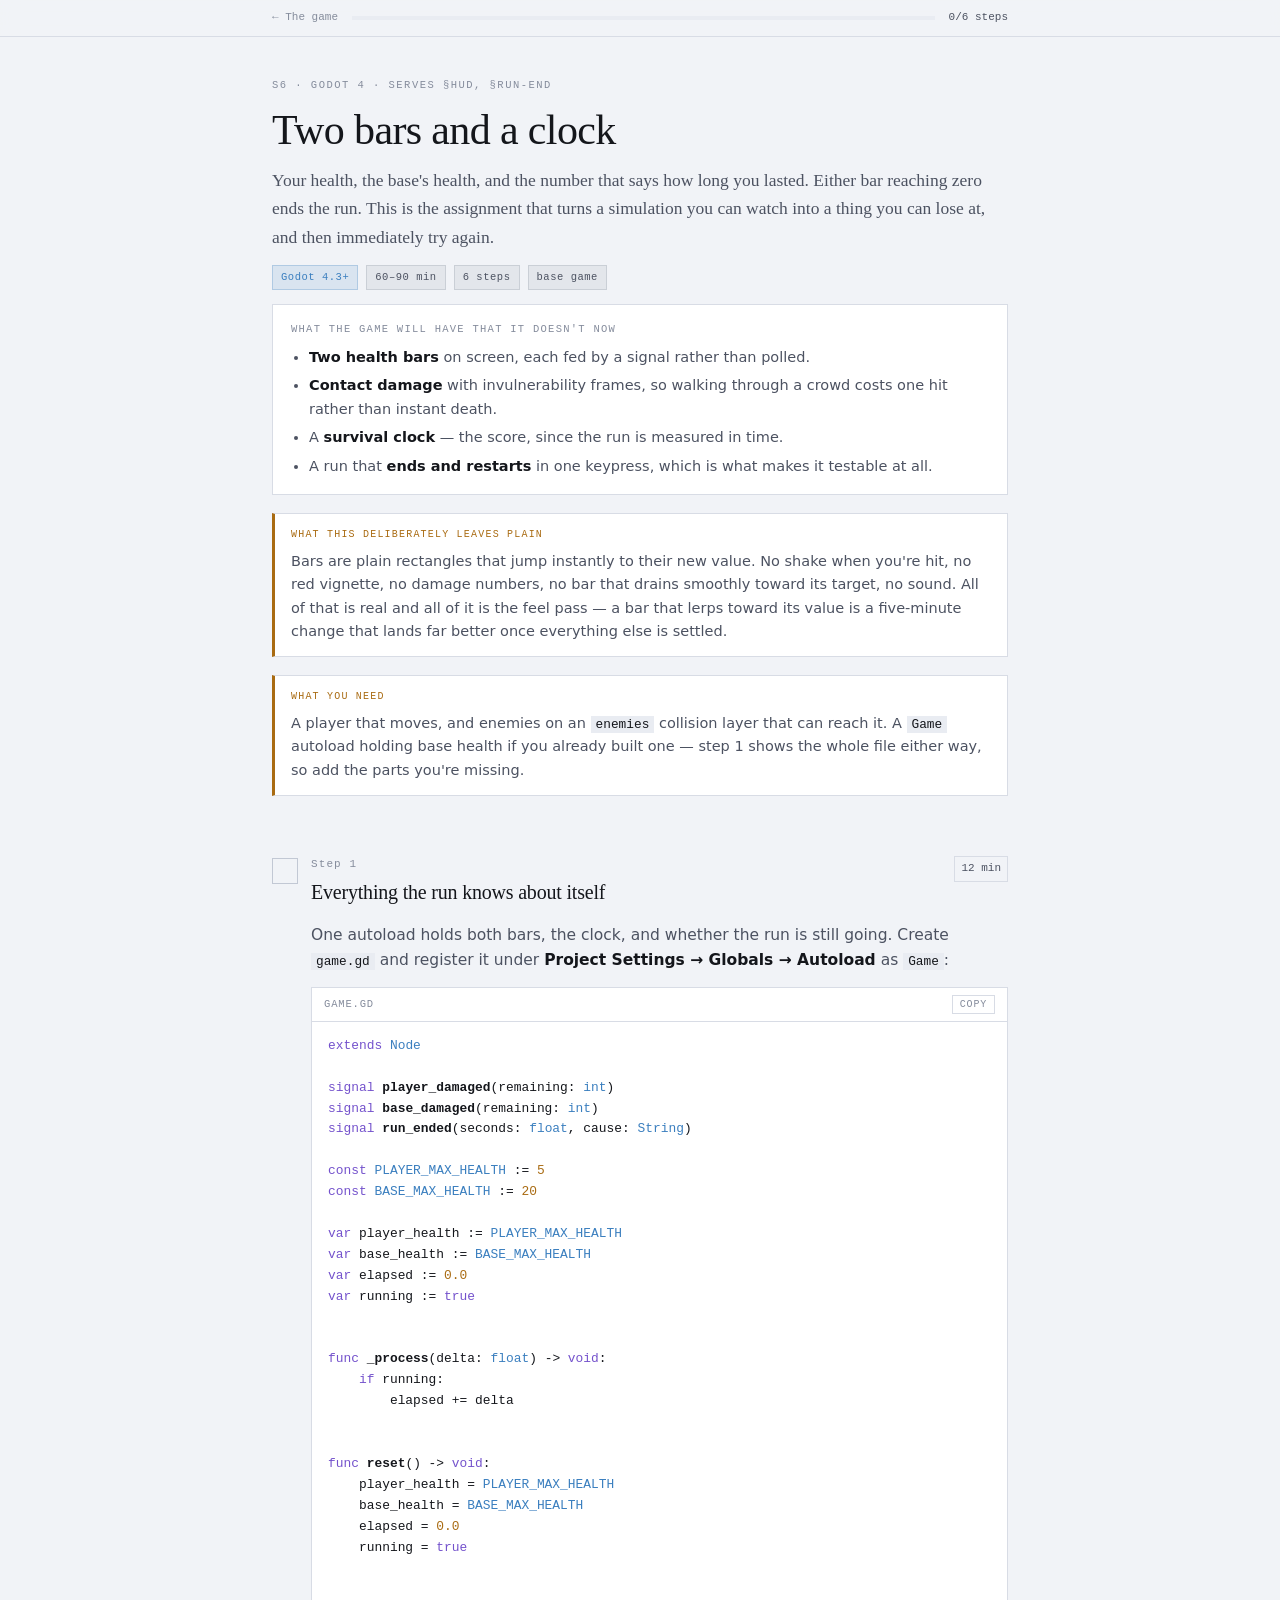
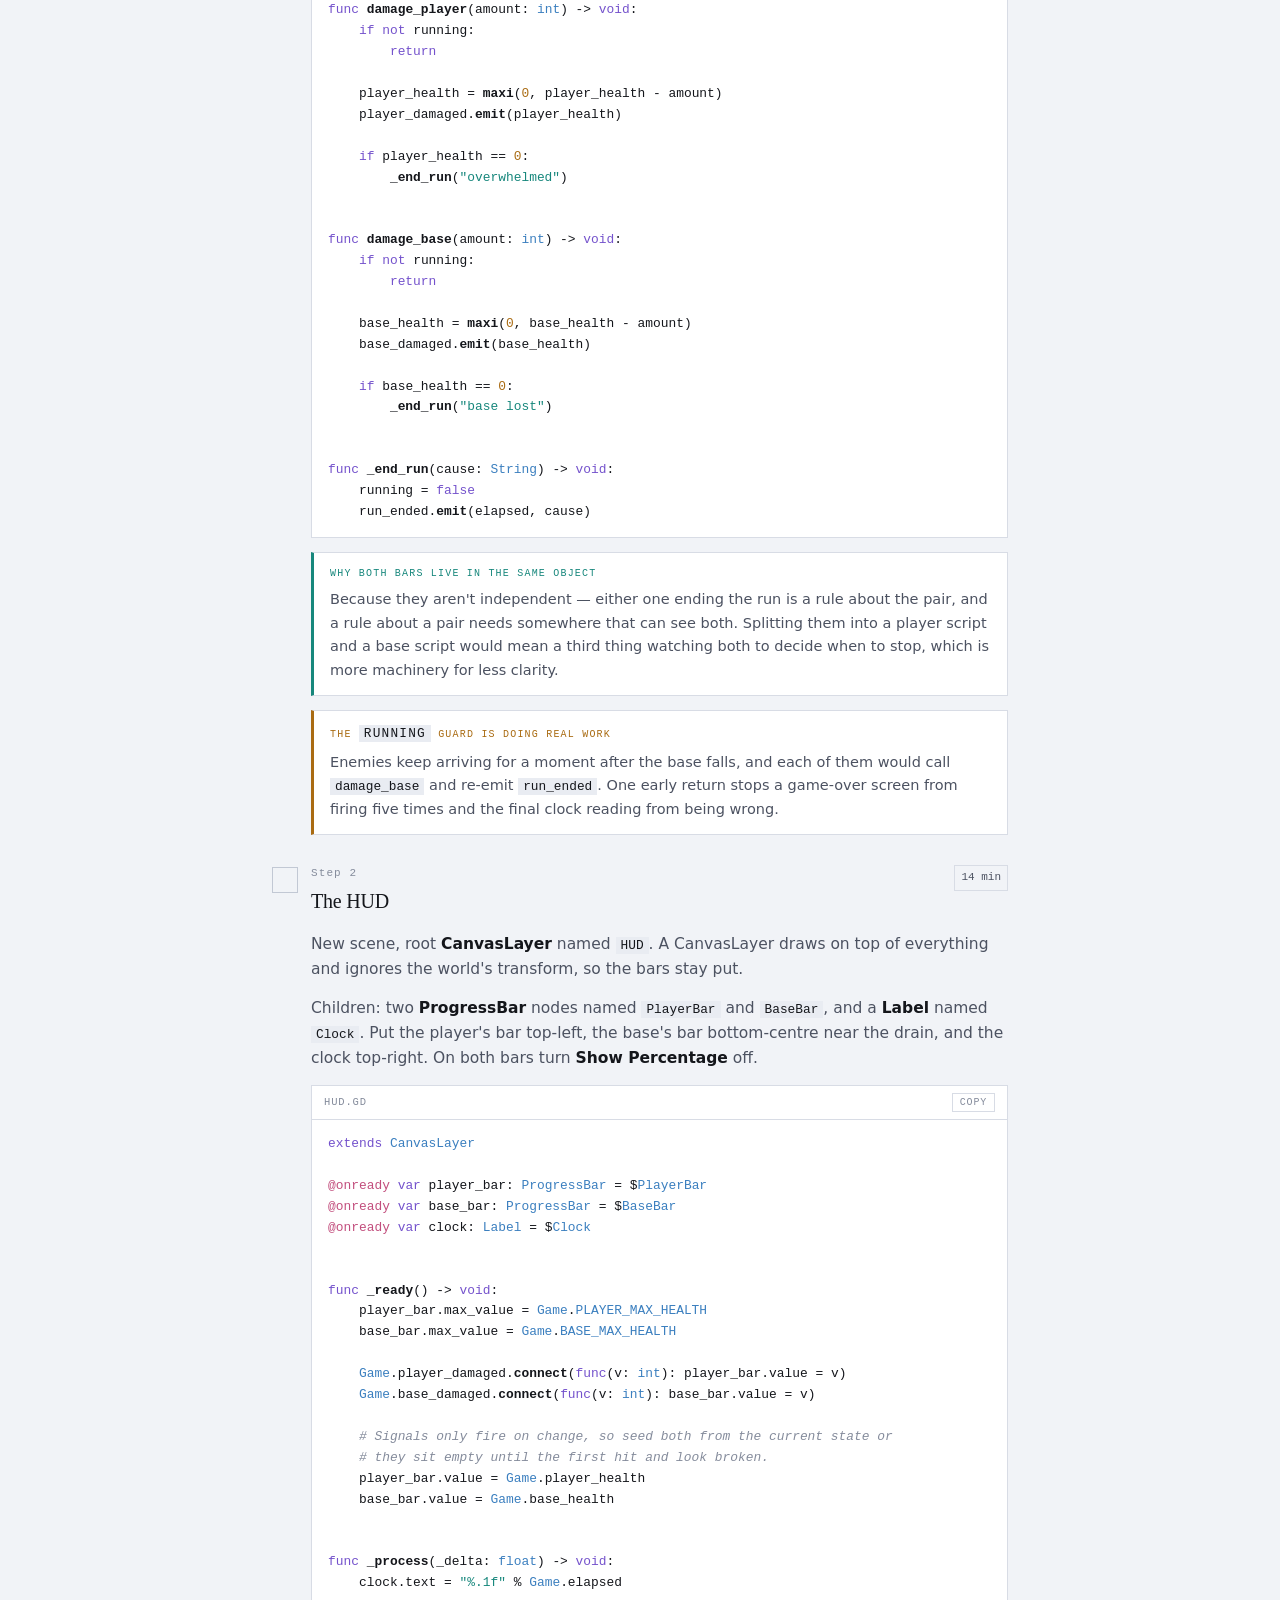
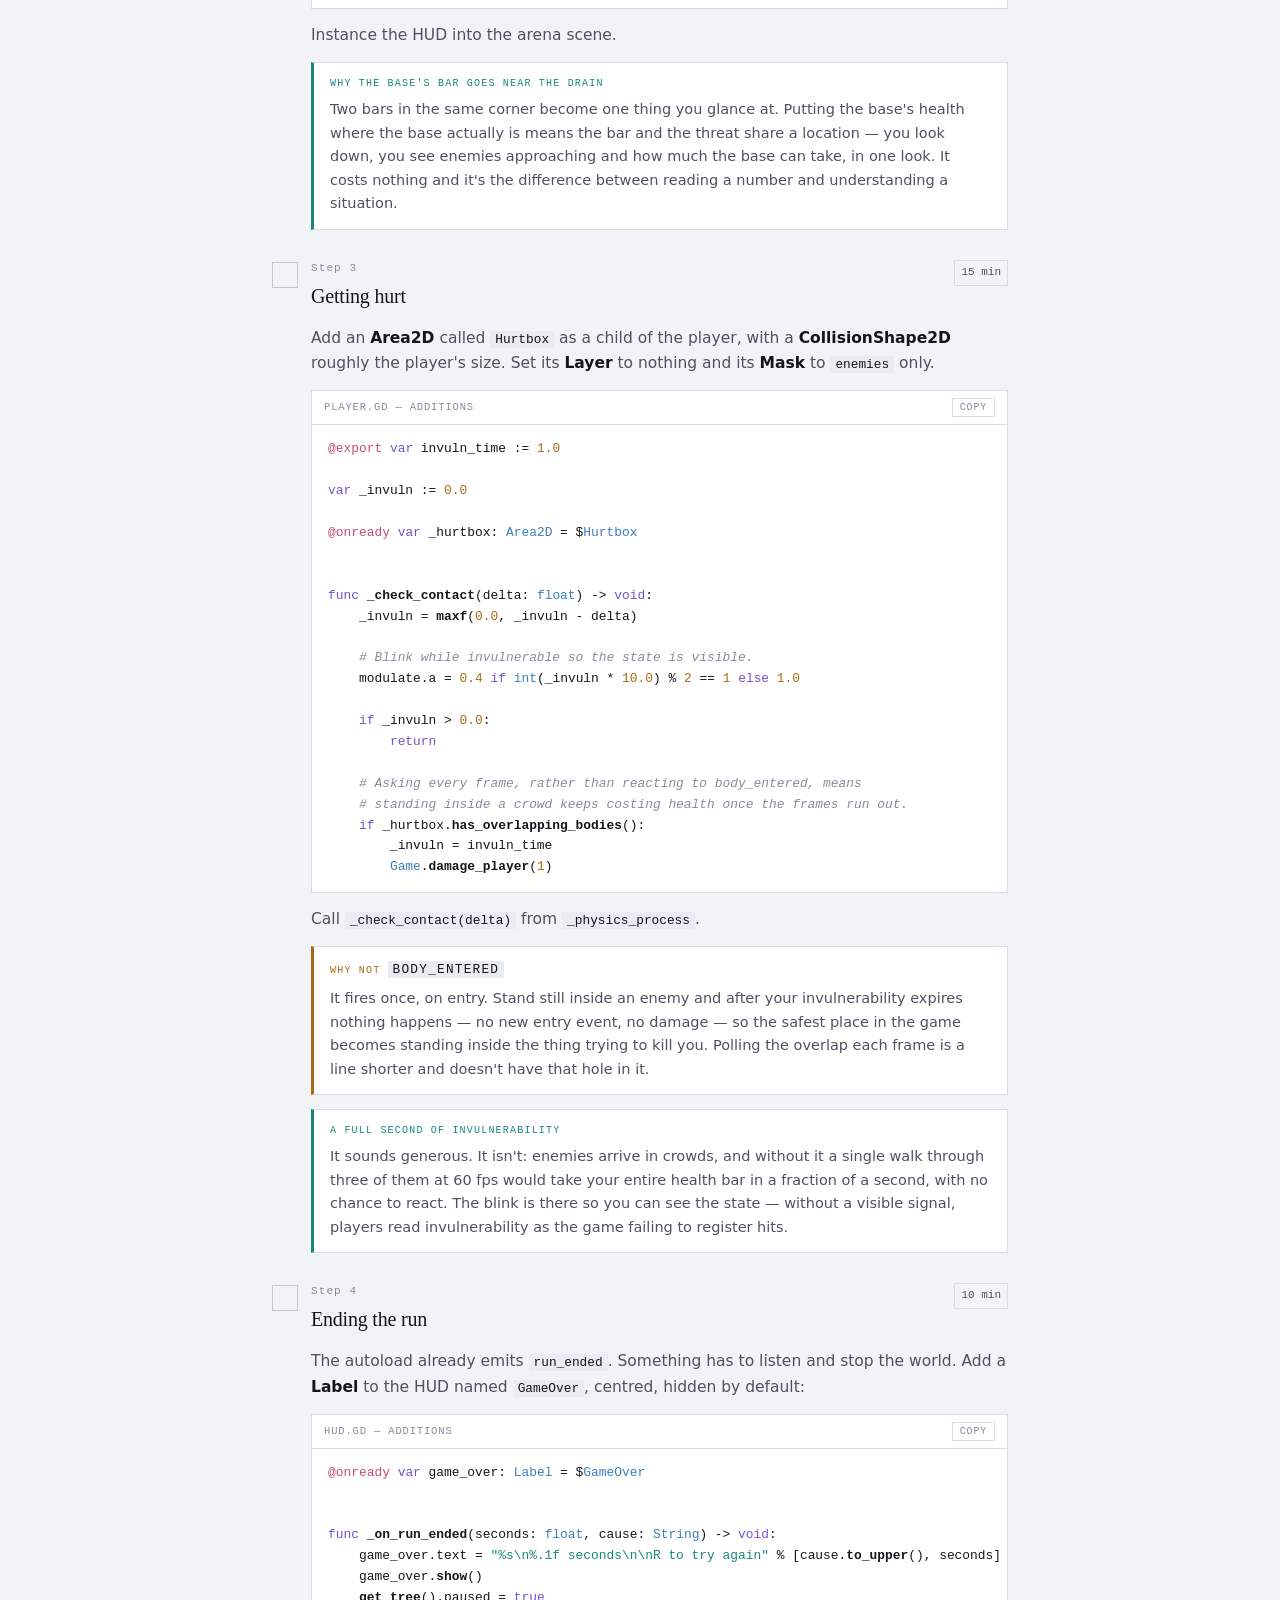
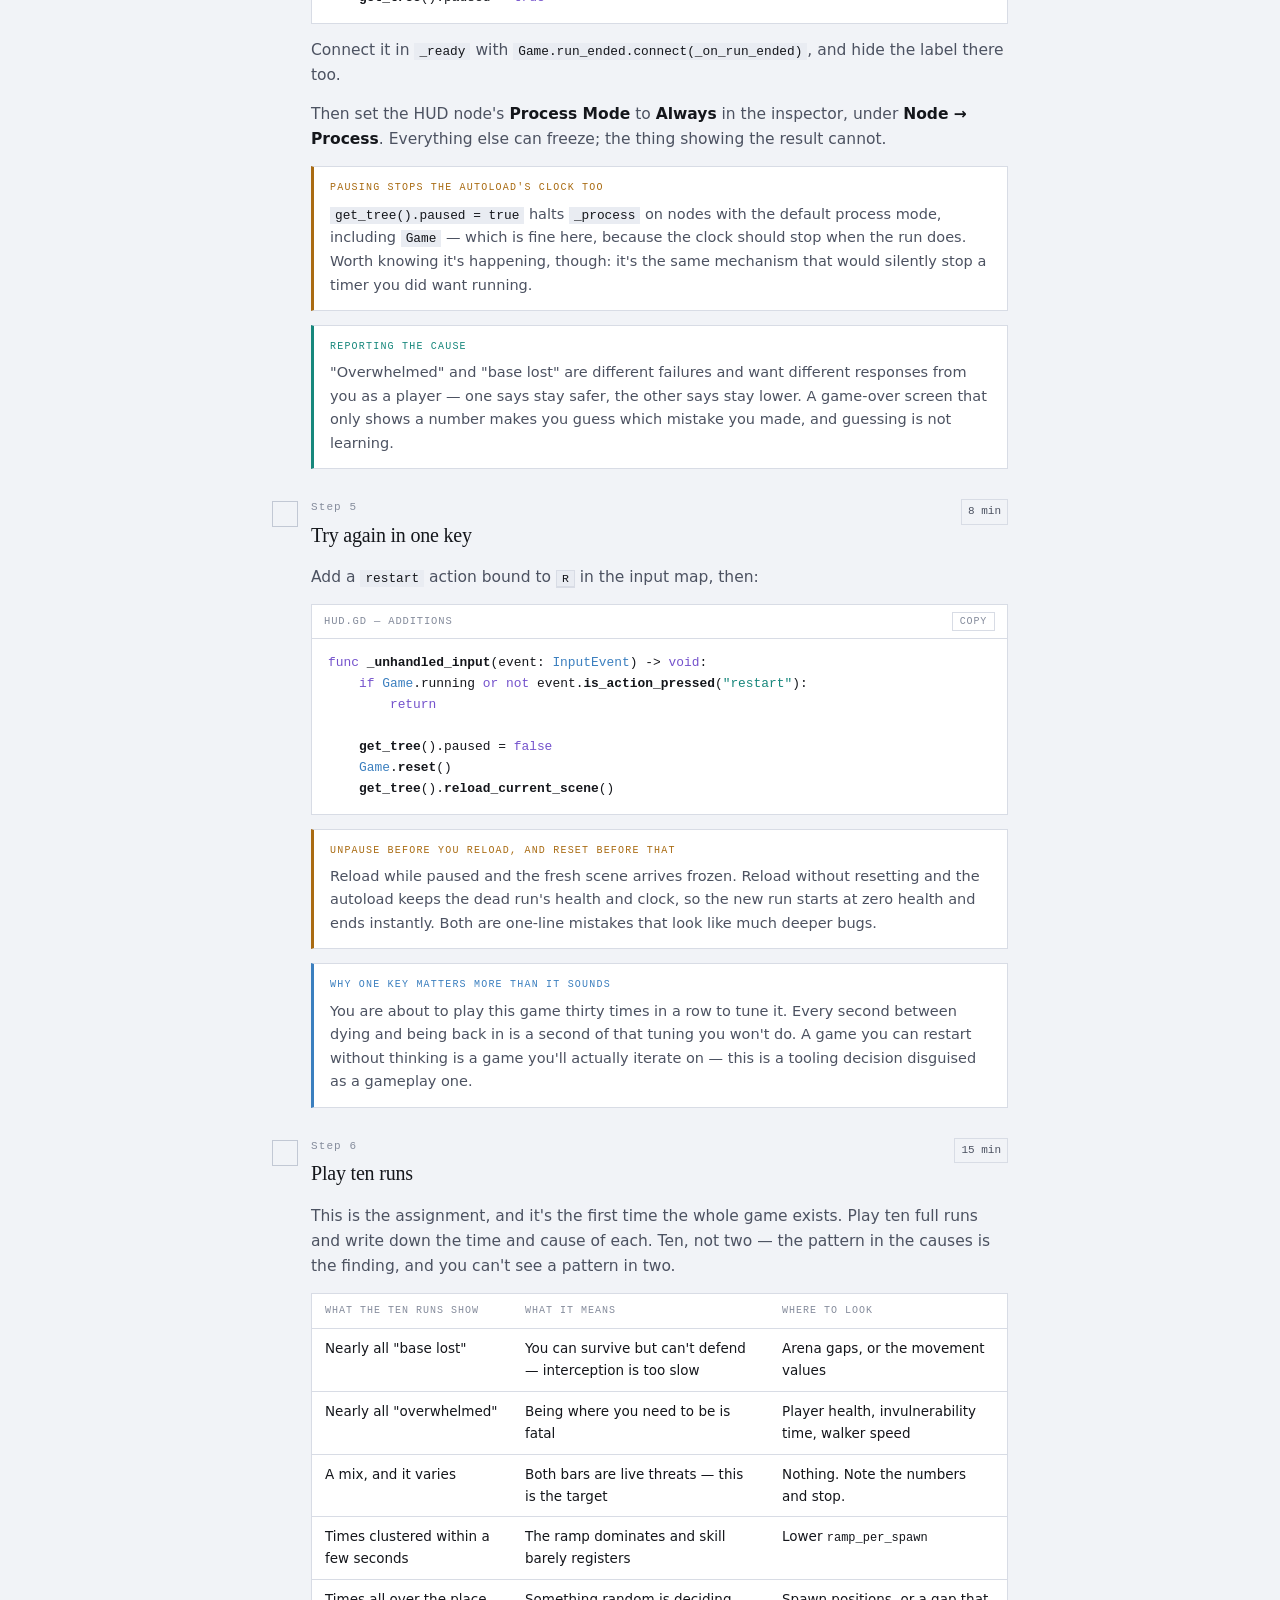
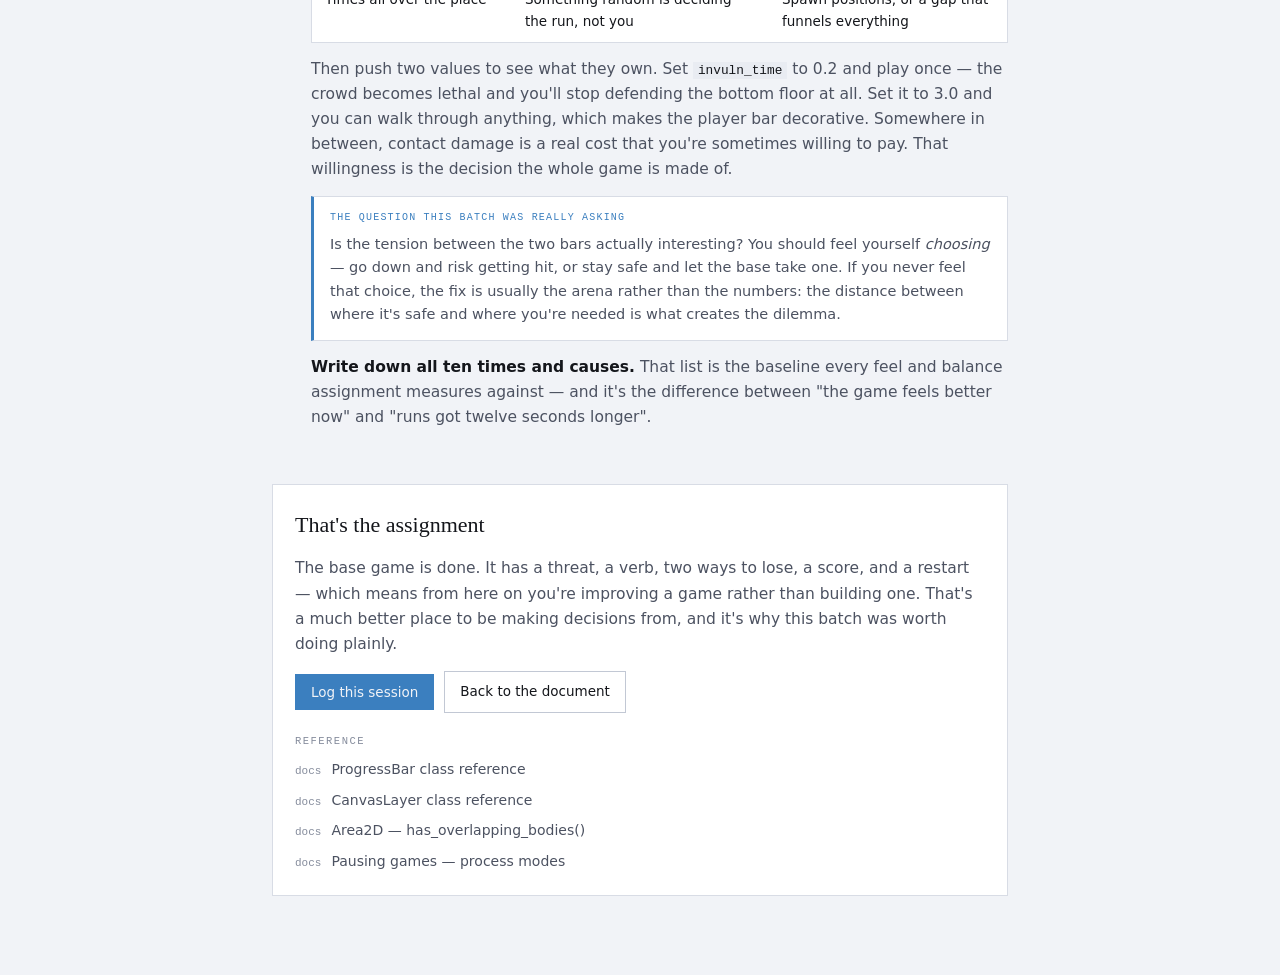
<file: guides/s6-two-bars-and-a-clock.html>
<!DOCTYPE html>
<html lang="en">
<head>
<meta charset="utf-8" />
<meta name="viewport" content="width=device-width, initial-scale=1" />
<meta name="color-scheme" content="light dark" />
<meta name="description" content="S6 — two health bars, contact damage with invulnerability frames, a survival clock, and a run that ends and restarts." />
<link rel="icon" href="data:image/svg+xml,%3Csvg xmlns='http://www.w3.org/2000/svg' viewBox='0 0 32 32'%3E%3Ctext y='26' font-size='26'%3E%F0%9F%8E%9B%EF%B8%8F%3C/text%3E%3C/svg%3E" />
<link rel="stylesheet" href="../assets/guide.css" />
<title>S6 · Two bars and a clock — The Gamedev Sketchbook</title>
</head>

<body data-guide="s6-two-bars-and-a-clock" data-sketch="S6">

<div class="rail">
  <div class="rail-inner">
    <a class="back" href="../">← The game</a>
    <span class="bar"><i></i></span>
    <span class="pct">0/6 steps</span>
  </div>
</div>

<div class="wrap">

  <header class="head">
    <span class="eyebrow">S6 · Godot 4 · serves §hud, §run-end</span>
    <h1>Two bars and a clock</h1>
    <p class="standfirst">Your health, the base's health, and the number that says how long you lasted.
      Either bar reaching zero ends the run. This is the assignment that turns a simulation you can
      watch into a thing you can lose at, and then immediately try again.</p>
    <div class="meta">
      <span class="pill" style="--tone: var(--c-godot)">Godot 4.3+</span>
      <span class="pill">60–90 min</span>
      <span class="pill">6 steps</span>
      <span class="pill">base game</span>
    </div>

    <div class="outcome">
      <h2>What the game will have that it doesn't now</h2>
      <ul>
        <li><b>Two health bars</b> on screen, each fed by a signal rather than polled.</li>
        <li><b>Contact damage</b> with invulnerability frames, so walking through a crowd costs one hit
          rather than instant death.</li>
        <li>A <b>survival clock</b> — the score, since the run is measured in time.</li>
        <li>A run that <b>ends and restarts</b> in one keypress, which is what makes it testable at all.</li>
      </ul>
    </div>

    <div class="trap" style="margin-top:4px">
      <h4>What this deliberately leaves plain</h4>
      <p>Bars are plain rectangles that jump instantly to their new value. No shake when you're hit, no
        red vignette, no damage numbers, no bar that drains smoothly toward its target, no sound. All of
        that is real and all of it is the feel pass — a bar that lerps toward its value is a five-minute
        change that lands far better once everything else is settled.</p>
    </div>

    <div class="trap" style="margin-top:4px">
      <h4>What you need</h4>
      <p>A player that moves, and enemies on an <code class="inline">enemies</code> collision layer that
        can reach it. A <code class="inline">Game</code> autoload holding base health if you already built
        one — step 1 shows the whole file either way, so add the parts you're missing.</p>
    </div>
  </header>

  <main class="steps">

    <section class="step" id="s1">
      <div class="step-head">
        <button class="step-check" type="button"><i></i><i></i><i></i><i></i></button>
        <div class="step-title"><span class="n">Step 1</span><h2>Everything the run knows about itself</h2></div>
        <span class="step-time">12 min</span>
      </div>
      <div class="step-body">
        <p>One autoload holds both bars, the clock, and whether the run is still going. Create
          <code class="inline">game.gd</code> and register it under
          <b>Project Settings → Globals → Autoload</b> as <code class="inline">Game</code>:</p>

        <figure class="code">
          <figcaption>game.gd<span class="sp"></span><button class="copy" type="button">copy</button></figcaption>
          <pre><code>
extends Node

signal player_damaged(remaining: int)
signal base_damaged(remaining: int)
signal run_ended(seconds: float, cause: String)

const PLAYER_MAX_HEALTH := 5
const BASE_MAX_HEALTH := 20

var player_health := PLAYER_MAX_HEALTH
var base_health := BASE_MAX_HEALTH
var elapsed := 0.0
var running := true


func _process(delta: float) -&gt; void:
	if running:
		elapsed += delta


func reset() -&gt; void:
	player_health = PLAYER_MAX_HEALTH
	base_health = BASE_MAX_HEALTH
	elapsed = 0.0
	running = true


func damage_player(amount: int) -&gt; void:
	if not running:
		return

	player_health = maxi(0, player_health - amount)
	player_damaged.emit(player_health)

	if player_health == 0:
		_end_run("overwhelmed")


func damage_base(amount: int) -&gt; void:
	if not running:
		return

	base_health = maxi(0, base_health - amount)
	base_damaged.emit(base_health)

	if base_health == 0:
		_end_run("base lost")


func _end_run(cause: String) -&gt; void:
	running = false
	run_ended.emit(elapsed, cause)
</code></pre>
        </figure>

        <div class="why">
          <h4>Why both bars live in the same object</h4>
          <p>Because they aren't independent — either one ending the run is a rule about the pair, and a
            rule about a pair needs somewhere that can see both. Splitting them into a player script and
            a base script would mean a third thing watching both to decide when to stop, which is more
            machinery for less clarity.</p>
        </div>

        <div class="trap">
          <h4>The <code class="inline">running</code> guard is doing real work</h4>
          <p>Enemies keep arriving for a moment after the base falls, and each of them would call
            <code class="inline">damage_base</code> and re-emit <code class="inline">run_ended</code>. One
            early return stops a game-over screen from firing five times and the final clock reading from
            being wrong.</p>
        </div>
      </div>
    </section>

    <section class="step" id="s2">
      <div class="step-head">
        <button class="step-check" type="button"><i></i><i></i><i></i><i></i></button>
        <div class="step-title"><span class="n">Step 2</span><h2>The HUD</h2></div>
        <span class="step-time">14 min</span>
      </div>
      <div class="step-body">
        <p>New scene, root <b>CanvasLayer</b> named <code class="inline">HUD</code>. A CanvasLayer draws
          on top of everything and ignores the world's transform, so the bars stay put.</p>
        <p>Children: two <b>ProgressBar</b> nodes named <code class="inline">PlayerBar</code> and
          <code class="inline">BaseBar</code>, and a <b>Label</b> named <code class="inline">Clock</code>.
          Put the player's bar top-left, the base's bar bottom-centre near the drain, and the clock
          top-right. On both bars turn <b>Show Percentage</b> off.</p>

        <figure class="code">
          <figcaption>hud.gd<span class="sp"></span><button class="copy" type="button">copy</button></figcaption>
          <pre><code>
extends CanvasLayer

@onready var player_bar: ProgressBar = $PlayerBar
@onready var base_bar: ProgressBar = $BaseBar
@onready var clock: Label = $Clock


func _ready() -&gt; void:
	player_bar.max_value = Game.PLAYER_MAX_HEALTH
	base_bar.max_value = Game.BASE_MAX_HEALTH

	Game.player_damaged.connect(func(v: int): player_bar.value = v)
	Game.base_damaged.connect(func(v: int): base_bar.value = v)

	# Signals only fire on change, so seed both from the current state or
	# they sit empty until the first hit and look broken.
	player_bar.value = Game.player_health
	base_bar.value = Game.base_health


func _process(_delta: float) -&gt; void:
	clock.text = "%.1f" % Game.elapsed
</code></pre>
        </figure>

        <p>Instance the HUD into the arena scene.</p>

        <div class="why">
          <h4>Why the base's bar goes near the drain</h4>
          <p>Two bars in the same corner become one thing you glance at. Putting the base's health where
            the base actually is means the bar and the threat share a location — you look down, you see
            enemies approaching and how much the base can take, in one look. It costs nothing and it's
            the difference between reading a number and understanding a situation.</p>
        </div>
      </div>
    </section>

    <section class="step" id="s3">
      <div class="step-head">
        <button class="step-check" type="button"><i></i><i></i><i></i><i></i></button>
        <div class="step-title"><span class="n">Step 3</span><h2>Getting hurt</h2></div>
        <span class="step-time">15 min</span>
      </div>
      <div class="step-body">
        <p>Add an <b>Area2D</b> called <code class="inline">Hurtbox</code> as a child of the player, with a
          <b>CollisionShape2D</b> roughly the player's size. Set its <b>Layer</b> to nothing and its
          <b>Mask</b> to <code class="inline">enemies</code> only.</p>

        <figure class="code">
          <figcaption>player.gd — additions<span class="sp"></span><button class="copy" type="button">copy</button></figcaption>
          <pre><code>
@export var invuln_time := 1.0

var _invuln := 0.0

@onready var _hurtbox: Area2D = $Hurtbox


func _check_contact(delta: float) -&gt; void:
	_invuln = maxf(0.0, _invuln - delta)

	# Blink while invulnerable so the state is visible.
	modulate.a = 0.4 if int(_invuln * 10.0) % 2 == 1 else 1.0

	if _invuln &gt; 0.0:
		return

	# Asking every frame, rather than reacting to body_entered, means
	# standing inside a crowd keeps costing health once the frames run out.
	if _hurtbox.has_overlapping_bodies():
		_invuln = invuln_time
		Game.damage_player(1)
</code></pre>
        </figure>

        <p>Call <code class="inline">_check_contact(delta)</code> from
          <code class="inline">_physics_process</code>.</p>

        <div class="trap">
          <h4>Why not <code class="inline">body_entered</code></h4>
          <p>It fires once, on entry. Stand still inside an enemy and after your invulnerability expires
            nothing happens — no new entry event, no damage — so the safest place in the game becomes
            standing inside the thing trying to kill you. Polling the overlap each frame is a line
            shorter and doesn't have that hole in it.</p>
        </div>

        <div class="why">
          <h4>A full second of invulnerability</h4>
          <p>It sounds generous. It isn't: enemies arrive in crowds, and without it a single walk through
            three of them at 60 fps would take your entire health bar in a fraction of a second, with no
            chance to react. The blink is there so you can see the state — without a visible signal,
            players read invulnerability as the game failing to register hits.</p>
        </div>
      </div>
    </section>

    <section class="step" id="s4">
      <div class="step-head">
        <button class="step-check" type="button"><i></i><i></i><i></i><i></i></button>
        <div class="step-title"><span class="n">Step 4</span><h2>Ending the run</h2></div>
        <span class="step-time">10 min</span>
      </div>
      <div class="step-body">
        <p>The autoload already emits <code class="inline">run_ended</code>. Something has to listen and
          stop the world. Add a <b>Label</b> to the HUD named <code class="inline">GameOver</code>,
          centred, hidden by default:</p>

        <figure class="code">
          <figcaption>hud.gd — additions<span class="sp"></span><button class="copy" type="button">copy</button></figcaption>
          <pre><code>
@onready var game_over: Label = $GameOver


func _on_run_ended(seconds: float, cause: String) -&gt; void:
	game_over.text = "%s\n%.1f seconds\n\nR to try again" % [cause.to_upper(), seconds]
	game_over.show()
	get_tree().paused = true
</code></pre>
        </figure>

        <p>Connect it in <code class="inline">_ready</code> with
          <code class="inline">Game.run_ended.connect(_on_run_ended)</code>, and hide the label there too.</p>
        <p>Then set the HUD node's <b>Process Mode</b> to <b>Always</b> in the inspector, under
          <b>Node → Process</b>. Everything else can freeze; the thing showing the result cannot.</p>

        <div class="trap">
          <h4>Pausing stops the autoload's clock too</h4>
          <p><code class="inline">get_tree().paused = true</code> halts
            <code class="inline">_process</code> on nodes with the default process mode, including
            <code class="inline">Game</code> — which is fine here, because the clock should stop when the
            run does. Worth knowing it's happening, though: it's the same mechanism that would silently
            stop a timer you did want running.</p>
        </div>

        <div class="why">
          <h4>Reporting the cause</h4>
          <p>"Overwhelmed" and "base lost" are different failures and want different responses from you
            as a player — one says stay safer, the other says stay lower. A game-over screen that only
            shows a number makes you guess which mistake you made, and guessing is not learning.</p>
        </div>
      </div>
    </section>

    <section class="step" id="s5">
      <div class="step-head">
        <button class="step-check" type="button"><i></i><i></i><i></i><i></i></button>
        <div class="step-title"><span class="n">Step 5</span><h2>Try again in one key</h2></div>
        <span class="step-time">8 min</span>
      </div>
      <div class="step-body">
        <p>Add a <code class="inline">restart</code> action bound to <kbd>R</kbd> in the input map, then:</p>

        <figure class="code">
          <figcaption>hud.gd — additions<span class="sp"></span><button class="copy" type="button">copy</button></figcaption>
          <pre><code>
func _unhandled_input(event: InputEvent) -&gt; void:
	if Game.running or not event.is_action_pressed("restart"):
		return

	get_tree().paused = false
	Game.reset()
	get_tree().reload_current_scene()
</code></pre>
        </figure>

        <div class="trap">
          <h4>Unpause before you reload, and reset before that</h4>
          <p>Reload while paused and the fresh scene arrives frozen. Reload without resetting and the
            autoload keeps the dead run's health and clock, so the new run starts at zero health and ends
            instantly. Both are one-line mistakes that look like much deeper bugs.</p>
        </div>

        <div class="feel">
          <h4>Why one key matters more than it sounds</h4>
          <p>You are about to play this game thirty times in a row to tune it. Every second between
            dying and being back in is a second of that tuning you won't do. A game you can restart
            without thinking is a game you'll actually iterate on — this is a tooling decision disguised
            as a gameplay one.</p>
        </div>
      </div>
    </section>

    <section class="step" id="s6">
      <div class="step-head">
        <button class="step-check" type="button"><i></i><i></i><i></i><i></i></button>
        <div class="step-title"><span class="n">Step 6</span><h2>Play ten runs</h2></div>
        <span class="step-time">15 min</span>
      </div>
      <div class="step-body">
        <p>This is the assignment, and it's the first time the whole game exists. Play ten full runs and
          write down the time and cause of each. Ten, not two — the pattern in the causes is the finding,
          and you can't see a pattern in two.</p>

        <div class="tablewrap">
          <table>
            <thead><tr><th>What the ten runs show</th><th>What it means</th><th>Where to look</th></tr></thead>
            <tbody>
              <tr><td>Nearly all "base lost"</td><td>You can survive but can't defend — interception is too slow</td><td>Arena gaps, or the movement values</td></tr>
              <tr><td>Nearly all "overwhelmed"</td><td>Being where you need to be is fatal</td><td>Player health, invulnerability time, walker speed</td></tr>
              <tr><td>A mix, and it varies</td><td>Both bars are live threats — this is the target</td><td>Nothing. Note the numbers and stop.</td></tr>
              <tr><td>Times clustered within a few seconds</td><td>The ramp dominates and skill barely registers</td><td>Lower <code>ramp_per_spawn</code></td></tr>
              <tr><td>Times all over the place</td><td>Something random is deciding the run, not you</td><td>Spawn positions, or a gap that funnels everything</td></tr>
            </tbody>
          </table>
        </div>

        <p>Then push two values to see what they own. Set <code class="inline">invuln_time</code> to 0.2
          and play once — the crowd becomes lethal and you'll stop defending the bottom floor at all. Set
          it to 3.0 and you can walk through anything, which makes the player bar decorative. Somewhere
          in between, contact damage is a real cost that you're sometimes willing to pay. That
          willingness is the decision the whole game is made of.</p>

        <div class="feel">
          <h4>The question this batch was really asking</h4>
          <p>Is the tension between the two bars actually interesting? You should feel yourself
            <em>choosing</em> — go down and risk getting hit, or stay safe and let the base take one.
            If you never feel that choice, the fix is usually the arena rather than the numbers: the
            distance between where it's safe and where you're needed is what creates the dilemma.</p>
        </div>

        <p><b>Write down all ten times and causes.</b> That list is the baseline every feel and balance
          assignment measures against — and it's the difference between "the game feels better now" and
          "runs got twelve seconds longer".</p>
      </div>
    </section>

  </main>

  <footer class="done">
    <h2>That's the assignment</h2>
    <p>The base game is done. It has a threat, a verb, two ways to lose, a score, and a restart — which
      means from here on you're improving a game rather than building one. That's a much better place to
      be making decisions from, and it's why this batch was worth doing plainly.</p>

    <p data-when-finished hidden><b>All six steps done.</b> Log the session and it'll show up on the
      document with today's date.</p>

    <div class="actions">
      <button class="btn" type="button" id="logSession">Log this session</button>
      <a class="btn ghost" href="../">Back to the document</a>
      <span class="logmsg" id="logMsg"></span>
    </div>

    <div class="next" style="margin-top:6px">
      <span class="eyebrow">Reference</span>
      <a href="https://docs.godotengine.org/en/stable/classes/class_progressbar.html" target="_blank" rel="noopener noreferrer"><span class="id">docs</span><span>ProgressBar class reference</span></a>
      <a href="https://docs.godotengine.org/en/stable/classes/class_canvaslayer.html" target="_blank" rel="noopener noreferrer"><span class="id">docs</span><span>CanvasLayer class reference</span></a>
      <a href="https://docs.godotengine.org/en/stable/classes/class_area2d.html" target="_blank" rel="noopener noreferrer"><span class="id">docs</span><span>Area2D — has_overlapping_bodies()</span></a>
      <a href="https://docs.godotengine.org/en/stable/tutorials/scripting/pausing_games.html" target="_blank" rel="noopener noreferrer"><span class="id">docs</span><span>Pausing games — process modes</span></a>
    </div>
  </footer>

</div>

<script src="../assets/guide.js"></script>
</body>
</html>
</file>
<file: assets/guide.css>
/* Shared styling for sketch guides.
   Tokens mirror index.html — the sketchbook stays self-contained on purpose,
   so these are duplicated rather than imported. Keep them in sync. */

:root {
  --ground:      #F1F3F7;
  --panel:       #FFFFFF;
  --panel-2:     #E9ECF2;
  --ink:         #14161B;
  --ink-2:       #4C5261;
  --ink-3:       #858C9C;
  --rule:        #D8DCE5;
  --rule-strong: #C2C8D4;
  --focus:       #3B7FBF;

  --c-godot:    #3B7FBF;
  --c-aseprite: #C24E7D;
  --c-audacity: #17877C;
  --c-fl:       #7452CC;
  --c-shader:   #A96B12;

  --tint: var(--c-godot);

  --serif: "Iowan Old Style", "Charter", "Palatino Linotype", Palatino, Georgia, serif;
  --sans:  "Avenir Next", "Segoe UI", system-ui, -apple-system, sans-serif;
  --mono:  ui-monospace, "SF Mono", SFMono-Regular, Menlo, Consolas, monospace;
}

@media (prefers-color-scheme: dark) {
  :root {
    --ground:      #0E1116;
    --panel:       #161A21;
    --panel-2:     #1E232C;
    --ink:         #E7EAF0;
    --ink-2:       #A3AAB9;
    --ink-3:       #6D7587;
    --rule:        #262C36;
    --rule-strong: #39414F;
    --focus:       #79B4EA;
    --c-godot:    #6FB0E8;
    --c-aseprite: #E886B4;
    --c-audacity: #45C4B6;
    --c-fl:       #A98CF0;
    --c-shader:   #E0A44E;
  }
}

:root[data-theme="dark"] {
  --ground: #0E1116; --panel: #161A21; --panel-2: #1E232C;
  --ink: #E7EAF0; --ink-2: #A3AAB9; --ink-3: #6D7587;
  --rule: #262C36; --rule-strong: #39414F; --focus: #79B4EA;
  --c-godot: #6FB0E8; --c-aseprite: #E886B4; --c-audacity: #45C4B6;
  --c-fl: #A98CF0; --c-shader: #E0A44E;
}
:root[data-theme="light"] {
  --ground: #F1F3F7; --panel: #FFFFFF; --panel-2: #E9ECF2;
  --ink: #14161B; --ink-2: #4C5261; --ink-3: #858C9C;
  --rule: #D8DCE5; --rule-strong: #C2C8D4; --focus: #3B7FBF;
  --c-godot: #3B7FBF; --c-aseprite: #C24E7D; --c-audacity: #17877C;
  --c-fl: #7452CC; --c-shader: #A96B12;
}

* { box-sizing: border-box; }

body {
  margin: 0;
  background: var(--ground);
  color: var(--ink);
  font-family: var(--sans);
  font-size: 15.5px;
  line-height: 1.62;
  -webkit-font-smoothing: antialiased;
}

h1, h2, h3, h4 { margin: 0; text-wrap: balance; font-weight: 600; }
p { margin: 0; }
a { color: inherit; }
:focus-visible { outline: 2px solid var(--focus); outline-offset: 2px; }

.eyebrow {
  font-family: var(--mono); font-size: 10.5px; letter-spacing: .14em;
  text-transform: uppercase; color: var(--ink-3);
}

.wrap { max-width: 780px; margin: 0 auto; padding: 0 22px; }

/* ── Progress rail ─────────────────────────────────────────── */
.rail {
  position: sticky; top: 0; z-index: 30;
  background: color-mix(in srgb, var(--ground) 90%, transparent);
  backdrop-filter: blur(10px);
  border-bottom: 1px solid var(--rule);
}
.rail-inner {
  max-width: 780px; margin: 0 auto; padding: 9px 22px;
  display: flex; align-items: center; gap: 14px; flex-wrap: wrap;
}
.rail a.back {
  font-family: var(--mono); font-size: 11px; color: var(--ink-3);
  text-decoration: none;
}
.rail a.back:hover { color: var(--ink); }
.rail .bar {
  flex: 1 1 120px; height: 4px; background: var(--panel-2); position: relative; min-width: 90px;
}
.rail .bar i {
  position: absolute; inset: 0 auto 0 0; background: var(--tint);
  transition: width .3s ease; display: block;
}
.rail .pct {
  font-family: var(--mono); font-size: 11px; color: var(--ink-2);
  font-variant-numeric: tabular-nums;
}

/* ── Head ──────────────────────────────────────────────────── */
header.head { padding: 40px 0 26px; display: flex; flex-direction: column; gap: 14px; }
header.head h1 {
  font-family: var(--serif); font-weight: 400;
  font-size: clamp(30px, 5vw, 42px); line-height: 1.05; letter-spacing: -.015em;
}
.standfirst { font-family: var(--serif); font-size: 17.5px; color: var(--ink-2); }

.meta { display: flex; gap: 8px; flex-wrap: wrap; }
.pill {
  font-family: var(--mono); font-size: 10.5px; letter-spacing: .05em;
  padding: 3px 8px; color: var(--tone, var(--ink-2));
  background: color-mix(in srgb, var(--tone, var(--ink-3)) 13%, transparent);
  border: 1px solid color-mix(in srgb, var(--tone, var(--ink-3)) 26%, transparent);
}

.outcome {
  background: var(--panel); border: 1px solid var(--rule);
  padding: 16px 18px; display: flex; flex-direction: column; gap: 8px;
}
.outcome h2 { font-family: var(--mono); font-size: 10.5px; letter-spacing: .12em; text-transform: uppercase; color: var(--ink-3); font-weight: 400; }
.outcome ul { margin: 0; padding-left: 18px; display: flex; flex-direction: column; gap: 5px; }
.outcome li { font-size: 14.5px; color: var(--ink-2); }
.outcome li b { color: var(--ink); font-weight: 600; }

/* ── Prep ──────────────────────────────────────────────────── */
section.prep { display: flex; flex-direction: column; gap: 12px; padding: 30px 0 10px; }
.prep-head { display: flex; align-items: baseline; gap: 12px; flex-wrap: wrap; }
.prep-head h2 { font-family: var(--serif); font-size: 22px; font-weight: 400; }
.prep-head span { font-size: 13px; color: var(--ink-3); }

.vid {
  display: grid; grid-template-columns: auto 1fr auto; gap: 4px 14px;
  align-items: baseline;
  background: var(--panel); border: 1px solid var(--rule);
  padding: 13px 16px; text-decoration: none;
}
.vid:hover { border-color: var(--tint); }
.vid .n { font-family: var(--mono); font-size: 11px; color: var(--ink-3); }
.vid .t { font-size: 14.5px; color: var(--ink); font-weight: 600; }
.vid .len {
  font-family: var(--mono); font-size: 11px; color: var(--ink-2);
  font-variant-numeric: tabular-nums; white-space: nowrap;
}
.vid .by { grid-column: 2 / 4; font-size: 12.5px; color: var(--ink-3); }
.vid .why { grid-column: 2 / 4; font-size: 13.5px; color: var(--ink-2); margin-top: 4px; }
.vid.optional { border-style: dashed; }

/* ── Steps ─────────────────────────────────────────────────── */
main.steps { display: flex; flex-direction: column; gap: 30px; padding: 34px 0 20px; }

.step { display: flex; flex-direction: column; gap: 14px; scroll-margin-top: 70px; }
.step-head { display: flex; gap: 13px; align-items: flex-start; }

.step-check {
  flex: none; width: 26px; height: 26px; margin-top: 2px; padding: 2px;
  display: grid; grid-template-columns: 1fr 1fr; grid-template-rows: 1fr 1fr; gap: 2px;
  background: transparent; border: 1px solid var(--rule-strong); cursor: pointer;
}
.step-check i { background: var(--tint); opacity: .18; transition: opacity .18s ease; }
.step-check:hover i { opacity: .45; }
.step[data-done="1"] .step-check { border-color: var(--tint); }
.step[data-done="1"] .step-check i { opacity: 1; }

.step-title { display: flex; flex-direction: column; gap: 2px; flex: 1; min-width: 0; }
.step-title .n { font-family: var(--mono); font-size: 11px; letter-spacing: .1em; color: var(--ink-3); }
.step-title h2 { font-size: 20px; font-family: var(--serif); font-weight: 400; letter-spacing: -.01em; }
.step-time {
  flex: none; font-family: var(--mono); font-size: 11px; color: var(--ink-2);
  border: 1px solid var(--rule); padding: 3px 6px; white-space: nowrap;
}
.step[data-done="1"] .step-title h2 { color: var(--ink-3); }

.step-body { display: flex; flex-direction: column; gap: 14px; padding-left: 39px; }
@media (max-width: 620px) { .step-body { padding-left: 0; } }
.step-body p { color: var(--ink-2); }
.step-body p b, .step-body li b { color: var(--ink); font-weight: 600; }
.step-body ul, .step-body ol { margin: 0; padding-left: 20px; display: flex; flex-direction: column; gap: 7px; color: var(--ink-2); }
.step-body a { color: var(--ink); text-decoration-color: var(--rule-strong); text-underline-offset: 3px; }
.step-body a:hover { text-decoration-color: currentColor; }

kbd {
  font-family: var(--mono); font-size: 11.5px;
  background: var(--panel-2); border: 1px solid var(--rule);
  border-bottom-width: 2px; padding: 1px 5px; color: var(--ink);
}
code.inline {
  font-family: var(--mono); font-size: 12.8px;
  background: var(--panel-2); padding: 1px 5px; color: var(--ink);
}

/* ── Code ──────────────────────────────────────────────────── */
figure.code { margin: 0; background: var(--panel); border: 1px solid var(--rule); }
figure.code figcaption {
  display: flex; align-items: center; gap: 10px;
  padding: 7px 12px; border-bottom: 1px solid var(--rule);
  font-family: var(--mono); font-size: 10.5px; letter-spacing: .08em;
  text-transform: uppercase; color: var(--ink-3);
}
figure.code figcaption .sp { flex: 1; }
figure.code button.copy {
  background: transparent; border: 1px solid var(--rule); color: var(--ink-3);
  font-family: var(--mono); font-size: 10px; letter-spacing: .08em; text-transform: uppercase;
  padding: 3px 7px; cursor: pointer;
}
figure.code button.copy:hover { color: var(--ink); border-color: var(--rule-strong); }
figure.code pre {
  margin: 0; padding: 14px 16px; overflow-x: auto;
  font-family: var(--mono); font-size: 12.9px; line-height: 1.62;
  tab-size: 4;
}
figure.code code { font: inherit; }

.tok-com  { color: var(--ink-3); font-style: italic; }
.tok-kw   { color: var(--c-fl); }
.tok-type { color: var(--c-godot); }
.tok-str  { color: var(--c-audacity); }
.tok-num  { color: var(--c-shader); }
.tok-ann  { color: var(--c-aseprite); }
.tok-fn   { color: var(--ink); font-weight: 600; }

/* ── Callouts ──────────────────────────────────────────────── */
.feel, .why, .trap {
  border: 1px solid var(--rule); padding: 13px 16px;
  display: flex; flex-direction: column; gap: 6px;
  background: var(--panel);
}
.feel { border-left: 3px solid var(--c-godot); }
.why  { border-left: 3px solid var(--c-audacity); }
.trap { border-left: 3px solid var(--c-shader); }
.feel h4, .why h4, .trap h4 {
  font-family: var(--mono); font-size: 10px; letter-spacing: .12em;
  text-transform: uppercase; font-weight: 400;
}
.feel h4 { color: var(--c-godot); }
.why h4  { color: var(--c-audacity); }
.trap h4 { color: var(--c-shader); }
.feel p, .why p, .trap p { font-size: 14.5px; color: var(--ink-2); }

/* ── Figures ───────────────────────────────────────────────── */
figure.fig { margin: 0; display: flex; flex-direction: column; gap: 7px; }
figure.fig svg { width: 100%; height: auto; display: block; background: var(--panel); border: 1px solid var(--rule); }
figure.fig figcaption { font-size: 12.5px; color: var(--ink-3); }
.svg-ink   { fill: var(--ink-3); }
.svg-line  { stroke: var(--rule-strong); fill: none; }
.svg-plot  { stroke: var(--tint); fill: none; stroke-width: 2; }
.svg-plot2 { stroke: var(--c-shader); fill: none; stroke-width: 2; stroke-dasharray: 4 3; }
.svg-band  { fill: color-mix(in srgb, var(--c-audacity) 18%, transparent); }
.svg-label { font-family: var(--mono); font-size: 10px; fill: var(--ink-3); }

/* ── Tuning table ──────────────────────────────────────────── */
.tablewrap { overflow-x: auto; border: 1px solid var(--rule); background: var(--panel); }
table { border-collapse: collapse; width: 100%; font-size: 13.5px; }
th, td { text-align: left; padding: 9px 13px; border-bottom: 1px solid var(--rule); vertical-align: top; }
th {
  font-family: var(--mono); font-size: 10px; letter-spacing: .1em;
  text-transform: uppercase; color: var(--ink-3); font-weight: 400;
}
tbody tr:last-child td { border-bottom: 0; }
td.n { font-family: var(--mono); font-variant-numeric: tabular-nums; color: var(--ink); white-space: nowrap; }
td code { font-family: var(--mono); font-size: 12px; color: var(--ink); }

/* ── Footer ────────────────────────────────────────────────── */
footer.done {
  margin: 34px 0 80px; padding: 22px;
  background: var(--panel); border: 1px solid var(--rule);
  display: flex; flex-direction: column; gap: 14px;
}
footer.done h2 { font-family: var(--serif); font-size: 22px; font-weight: 400; }
footer.done p { color: var(--ink-2); }
.actions { display: flex; gap: 10px; flex-wrap: wrap; align-items: center; }
.btn {
  font-family: var(--sans); font-size: 13.5px;
  padding: 9px 15px; cursor: pointer; text-decoration: none;
  border: 1px solid var(--tint); background: var(--tint);
  color: var(--ground);
}
.btn:hover { filter: brightness(1.08); }
.btn.ghost { background: transparent; color: var(--ink); border-color: var(--rule-strong); }
.btn.ghost:hover { border-color: var(--tint); filter: none; }
.btn[disabled] { opacity: .55; cursor: default; filter: none; }
.logmsg { font-family: var(--mono); font-size: 11.5px; color: var(--c-audacity); }

.next { display: flex; flex-direction: column; gap: 8px; }
.next a { display: flex; gap: 10px; align-items: baseline; text-decoration: none; font-size: 14px; color: var(--ink-2); }
.next a:hover { color: var(--ink); }
.next .id { font-family: var(--mono); font-size: 11px; color: var(--ink-3); }

@media (prefers-reduced-motion: reduce) {
  * { animation: none !important; transition: none !important; }
}
</file>
